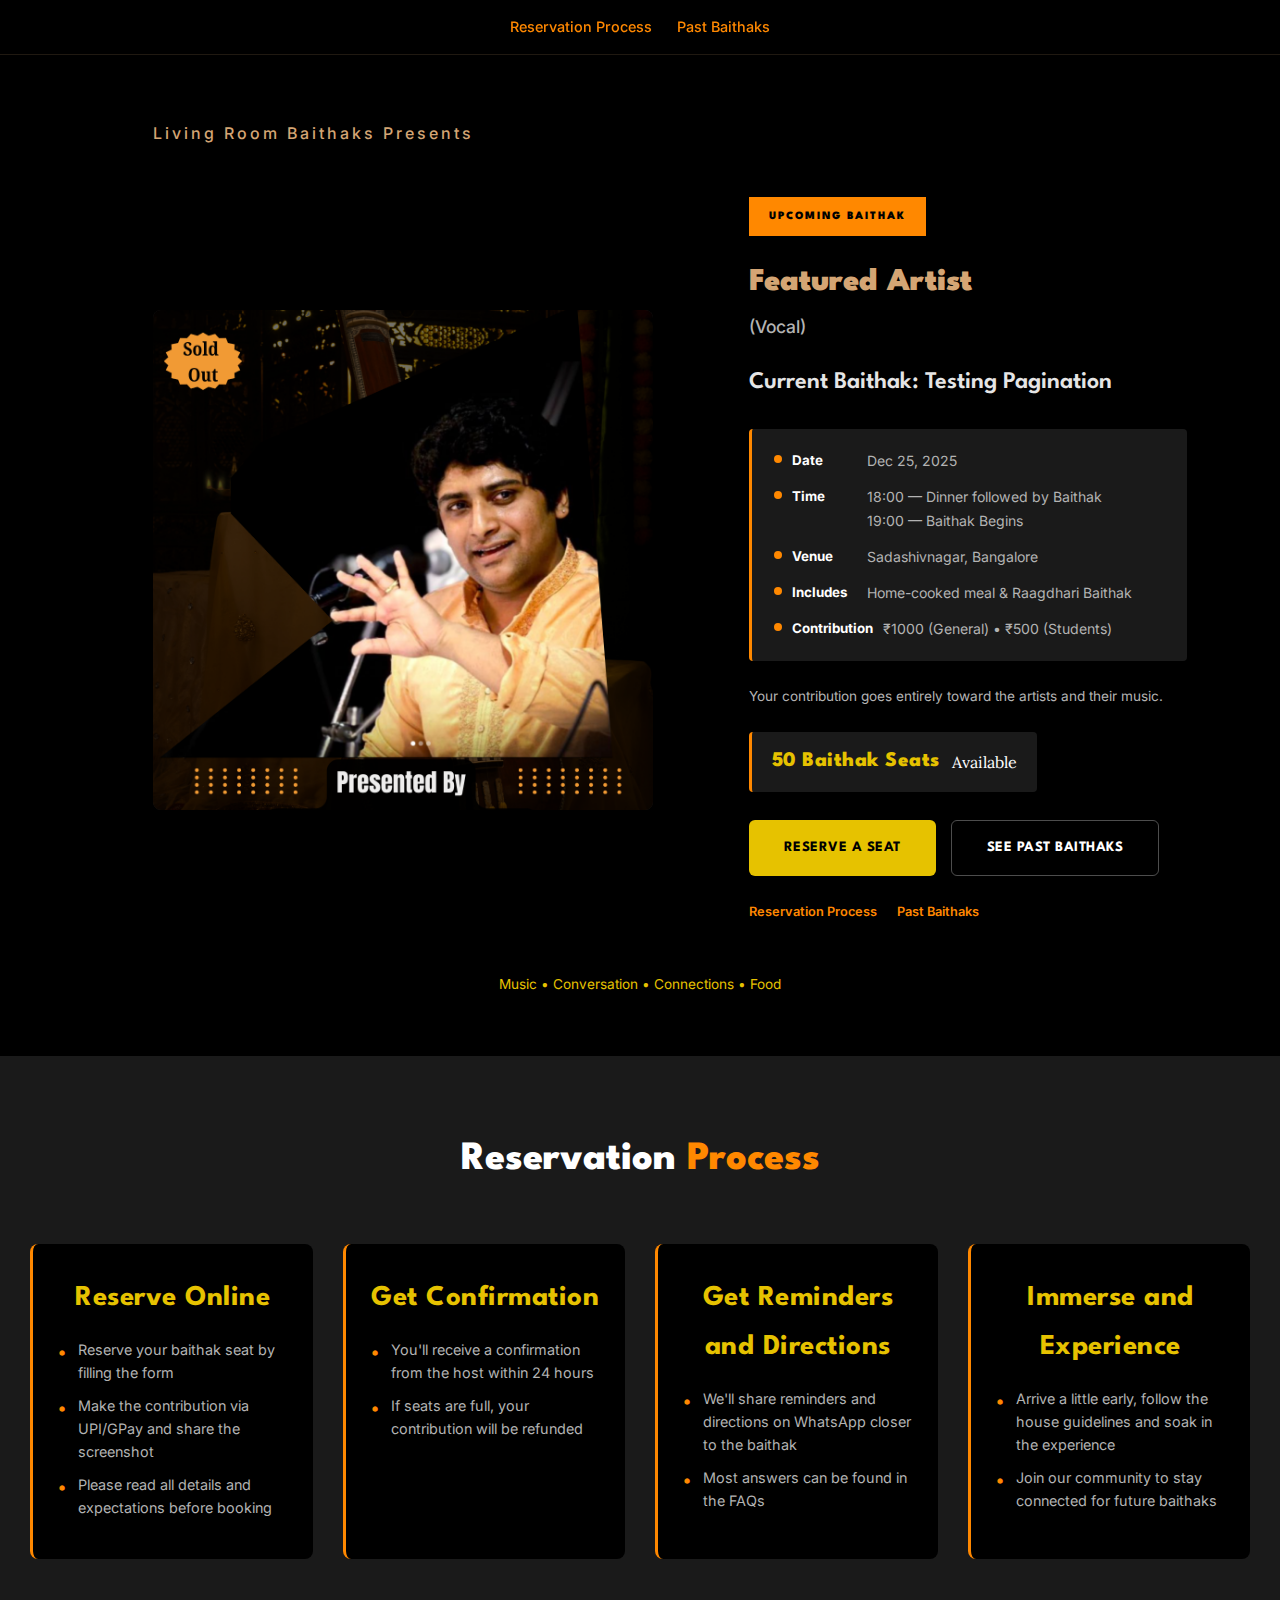
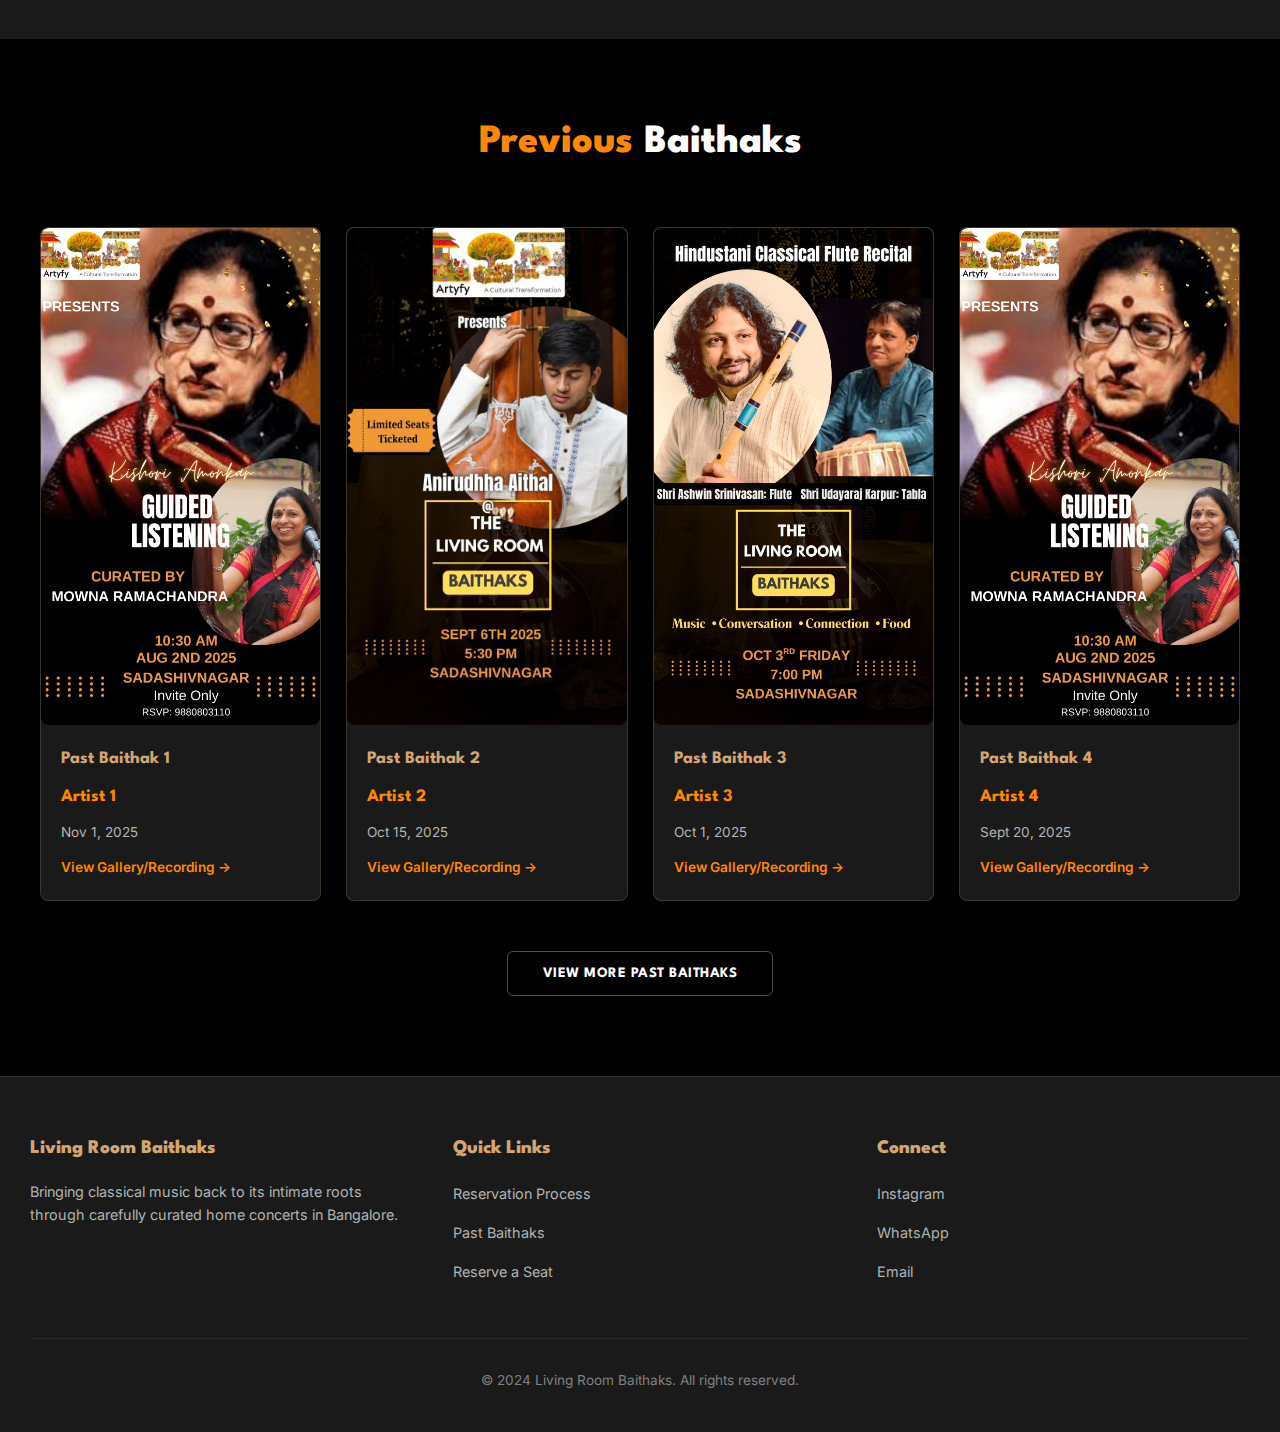
<file: src/living_room_website/index.html>
<!DOCTYPE html>
<html lang="en">
<head>
<meta charset="UTF-8">
<meta name="viewport" content="width=device-width, initial-scale=1.0">
<title>Living Room Baithaks | Intimate Classical Music Concerts in Bangalore</title>
<meta name="description" content="Experience classical music in intimate home concerts. Limited to 50 seats. Hindustani & Carnatic artists. Food included.">

<!-- Google Fonts -->
<link rel="preconnect" href="https://fonts.googleapis.com">
<link rel="preconnect" href="https://fonts.gstatic.com" crossorigin>
<link href="https://fonts.googleapis.com/css2?family=League+Spartan:wght@600;700;800;900&family=Lora:wght@400;500;600;700&family=Inter:wght@400;500;600&display=swap" rel="stylesheet">

<!-- External CSS Files -->
<link rel="stylesheet" href="./styles/core.css">
<link rel="stylesheet" href="./styles/layout.css">
<link rel="stylesheet" href="./styles/components.css">
<link rel="stylesheet" href="./styles/booking-flow.css">
<link rel="stylesheet" href="./styles/responsive.css">
</head>
<body>

<nav class="nav">
    <div class="nav-container">
        <a href="#" class="nav-back-btn" id="navBackBtn">
            <span>←</span> Back to Home
        </a>
        <div class="nav-menu">
            <a href="#how-it-works">Reservation Process</a>
            <a href="#past-events">Past Baithaks</a>
        </div>
        <div class="menu-toggle">
            <span></span>
            <span></span>
            <span></span>
        </div>
    </div>
</nav>

<div class="mobile-menu-overlay" id="mobileMenuOverlay">
    <div class="mobile-menu-content">
        <a href="#hero">Home</a>
        <a href="#how-it-works">Reservation Process</a>
        <a href="#past-events">Past Baithaks</a>
        <a href="#" class="nav-book-btn booking-trigger">Reserve Your Seat</a>
    </div>
</div>

<div class="mobile-sticky-cta" id="mobileStickyCTA">
    <div class="mobile-sticky-content">
        <div class="mobile-sticky-info">
            <div class="mobile-sticky-seats" id="stickySeatsCount">Loading...</div>
            <div class="mobile-sticky-text">Remain</div>
        </div>
        <a href="#" class="mobile-sticky-btn booking-trigger" id="stickyBookBtn">Reserve Seat</a>
    </div>
</div>

<section id="hero">
    <div class="container">
        <div class="hero-intro">Living Room Baithaks Presents</div>

        <div id="heroContent">
            <div style="text-align: center; padding: 100px 20px; color: var(--text-gray);">
                <p>Loading upcoming baithak...</p>
            </div>
        </div>

        <div class="hero-tagline">
            <span class="highlight">Music</span> • Conversation • <span class="highlight">Connections</span> • Food
        </div>
    </div>
</section>

<section id="booking-flow">
    <div class="container">
        <div class="booking-header">
            <h1 class="booking-title">Reserve Your Seat</h1>
            <p class="booking-subtitle">Complete your booking in 6 simple steps</p>
        </div>

        <div class="progress-container">
            <div class="progress-dot active" data-step="1"></div>
            <div class="progress-dot" data-step="2"></div>
            <div class="progress-dot" data-step="3"></div>
            <div class="progress-dot" data-step="4"></div>
            <div class="progress-dot" data-step="5"></div>
            <div class="progress-dot" data-step="6"></div>
        </div>

        <!-- Step 1: Welcome & Guidelines -->
        <div class="booking-step active" data-step="1">
            <div class="step-content">
                <div class="step-header">
                    <div class="step-number">Step 1 of 6</div>
                    <h2 class="step-title">Before You Reserve Your Seat</h2>
                    <p class="step-description">Please read these important details about our baithaks</p>
                </div>

                <div class="info-card">
                    <h3>🏠 What to Expect at a Living Room Baithak</h3>
                    <ul class="info-list">
                        <li>This is an intimate home concert with limited seating</li>
                        <li>Seating is on carpets with cushions (a few chairs available on request)</li>
                        <li>Your contribution goes entirely to the artist's remuneration</li>
                        <li>Food is lovingly prepared and sponsored by the host</li>
                        <li>Please arrive on time and respect the intimate setting</li>
                    </ul>
                </div>

                <div class="checkbox-container" id="guidelinesCheckbox">
                    <input type="checkbox" id="agreeGuidelines">
                    <label for="agreeGuidelines">I understand this is a home concert and agree to the expectations above</label>
                </div>

                <div class="btn-group">
                    <button class="btn btn-primary" id="step1Continue" disabled>Continue to Booking</button>
                    <button class="btn btn-secondary" id="step1Cancel">Cancel</button>
                </div>
            </div>
        </div>

        <!-- Step 2: Select Seats -->
        <div class="booking-step" data-step="2">
            <div class="step-content">
                <div class="step-header">
                    <div class="step-number">Step 2 of 6</div>
                    <h2 class="step-title">Select Your Seats</h2>
                    <p class="step-description">Choose the number of seats you need</p>
                </div>

                <div class="price-note" style="margin-bottom: 30px;">
                    ℹ <strong>Student Pricing:</strong> Currently studying in school, college, or pursuing music full-time
                </div>

                <div class="seats-list-minimal">
                    <div class="seat-item-minimal" id="generalSeatSelector">
                        <div class="seat-item-info-minimal">
                            <div class="seat-name-minimal">General Seats</div>
                            <div class="seat-price-minimal">₹<span id="generalPriceDisplay">1000</span> each</div>
                        </div>
                        <div class="seat-controls-minimal">
                            <button class="seat-btn-minimal" id="generalMinus" disabled>−</button>
                            <div class="seat-count-minimal" id="generalCount">0</div>
                            <button class="seat-btn-minimal" id="generalPlus">+</button>
                        </div>
                    </div>

                    <div class="seat-item-minimal" id="studentSeatSelector">
                        <div class="seat-item-info-minimal">
                            <div class="seat-name-minimal">Student Seats</div>
                            <div class="seat-price-minimal">₹<span id="studentPriceDisplay">500</span> each</div>
                        </div>
                        <div class="seat-controls-minimal">
                            <button class="seat-btn-minimal" id="studentMinus" disabled>−</button>
                            <div class="seat-count-minimal" id="studentCount">0</div>
                            <button class="seat-btn-minimal" id="studentPlus">+</button>
                        </div>
                    </div>

                    <div class="seat-item-minimal" id="chairSeatSelector">
                        <div class="seat-item-info-minimal">
                            <div class="seat-name-minimal">Chairs Needed?</div>
                            <div class="seat-price-minimal">Limited availability</div>
                        </div>
                        <div class="seat-controls-minimal">
                            <button class="seat-btn-minimal" id="chairMinus" disabled>−</button>
                            <div class="seat-count-minimal" id="chairCount">0</div>
                            <button class="seat-btn-minimal" id="chairPlus">+</button>
                        </div>
                    </div>
                </div>

                <div class="total-summary">
                    <div class="total-label">Total Amount</div>
                    <div class="total-amount">₹<span id="totalAmount">0</span></div>
                    <div class="total-seats"><span id="totalSeats">0</span> seats selected</div>
                </div>

                <div class="btn-group">
                    <button class="btn btn-secondary" id="step2Back">← Back</button>
                    <button class="btn btn-primary" id="step2Continue" disabled>Continue</button>
                </div>
            </div>
        </div>

        <!-- Step 3: Attendee Details -->
        <div class="booking-step" data-step="3">
            <div class="step-content">
                <div class="step-header">
                    <div class="step-number">Step 3 of 6</div>
                    <h2 class="step-title">Who's Coming?</h2>
                    <p class="step-description">Please provide details for all attendees</p>
                </div>

                <div id="attendeeFormsContainer">
                    <!-- Dynamic forms will be generated here -->
                </div>

                <div class="btn-group">
                    <button class="btn btn-secondary" id="step3Back">← Back</button>
                    <button class="btn btn-primary" id="step3Continue">Continue to Payment</button>
                </div>
            </div>
        </div>

        <!-- Step 4: Payment -->
        <div class="booking-step" data-step="4">
            <div class="step-content">
                <div class="step-header">
                    <div class="step-number">Step 4 of 6</div>
                    <h2 class="step-title">Complete Your Contribution</h2>
                    <p class="step-description">Make your payment and upload the screenshot</p>
                </div>

                <div class="payment-info">
                    <div class="payment-amount">₹<span id="paymentAmount">0</span></div>

                    <div class="upi-details">
                        <div class="upi-label">Pay via UPI</div>
                        <div class="upi-id" id="upiId">livingroombaithaks@upi</div>
                        <button class="copy-btn" id="copyUpiBtn">Copy UPI ID</button>
                    </div>

                    <div style="margin-top: 20px; padding: 15px; background: rgba(230, 194, 0, 0.1); border-radius: 6px; border: 1px solid rgba(230, 194, 0, 0.3);">
                        <div style="font-family: 'Inter', sans-serif; font-size: 0.85em; color: var(--text-gray); margin-bottom: 8px;">
                            Use this Transaction ID when making payment:
                        </div>
                        <div style="font-family: 'League Spartan', sans-serif; font-size: 1.3em; color: var(--gold-bright); font-weight: 700; display: flex; align-items: center; justify-content: center; gap: 10px;">
                            <span id="displayTransactionId">LRB####</span>
                            <button class="copy-btn" id="copyTransactionIdBtn" style="padding: 8px 16px; font-size: 0.8em;">Copy</button>
                        </div>
                    </div>
                </div>

                <div class="form-group">
                    <label class="form-label required">Upload Payment Screenshot</label>
                    <div class="upload-area" id="uploadArea">
                        <div class="upload-icon">📸</div>
                        <div class="upload-text">Drag & drop or click to upload</div>
                        <div class="upload-hint">JPG, PNG, or PDF (max 5MB)</div>
                    </div>
                    <input type="file" id="paymentScreenshot" accept="image/*,.pdf" style="display: none;">
                    <div id="previewContainer"></div>
                </div>

                <div class="btn-group">
                    <button class="btn btn-secondary" id="step4Back">← Back</button>
                    <button class="btn btn-primary" id="step4Continue" disabled>Continue</button>
                </div>
            </div>
        </div>

        <!-- Step 5: Review -->
        <div class="booking-step" data-step="5">
            <div class="step-content">
                <div class="step-header">
                    <div class="step-number">Step 5 of 6</div>
                    <h2 class="step-title">Review Your Booking</h2>
                    <p class="step-description">Please verify all details before confirming</p>
                </div>

                <div class="info-card">
                    <h3>📋 Booking Summary</h3>
                    <div class="summary-grid" id="reviewSummary">
                        <!-- Summary will be populated here -->
                    </div>
                </div>

                <div class="btn-group">
                    <button class="btn btn-secondary" id="step5Back">← Back</button>
                    <button class="btn btn-primary" id="step5Confirm">Confirm Booking</button>
                </div>
            </div>
        </div>

        <!-- Step 6: Confirmation -->
        <div class="booking-step" data-step="6">
            <div class="step-content">
                <div class="step-header">
                    <div class="step-number">Step 6 of 6</div>
                    <h2 class="step-title">Booking Confirmed! 🎵</h2>
                </div>

                <div class="confirmation-card">
                    <div class="success-icon">✓</div>
                    <div class="booking-id">Booking ID: <span id="confirmationBookingId">LRB####</span></div>

                    <div class="summary-grid" id="confirmationSummary">
                        <!-- Confirmation details will be populated here -->
                    </div>
                </div>

                <div class="next-steps">
                    <h3>What Happens Next?</h3>
                    <ul>
                        <li>We've received your booking request</li>
                        <li>You'll receive confirmation within 24 hours via WhatsApp</li>
                        <li>If seats are full, your contribution will be refunded promptly</li>
                        <li>Reminders and directions will be shared closer to the baithak date</li>
                    </ul>
                </div>

                <div class="btn-group">
                    <button class="btn btn-primary" id="returnHome">Return to Home</button>
                    <a href="https://wa.me/919880803110" class="btn btn-secondary" target="_blank">Join WhatsApp Community</a>
                </div>
            </div>
        </div>
    </div>
</section>

<div class="booking-sticky-cta" id="bookingStickyCTA">
    <div class="booking-sticky-content">
        <div class="booking-sticky-info">
            <div class="booking-sticky-step" id="stickyStepInfo">Step 1 of 6</div>
            <div class="booking-sticky-total" id="stickyTotalAmount">Total: ₹0</div>
        </div>
        <button class="booking-sticky-btn" id="stickyNextBtn" disabled>Continue</button>
    </div>
</div>

<section id="how-it-works">
    <div class="container">
        <h2 class="section-title">Reservation <span class="highlight">Process</span></h2>

        <div class="steps-container">
            <div class="step-card">
                <div class="step-title">Reserve Online</div>
                <div class="step-desc">
                    <ul>
                        <li>Reserve your baithak seat by filling the form</li>
                        <li>Make the contribution via UPI/GPay and share the screenshot</li>
                        <li>Please read all details and expectations before booking</li>
                    </ul>
                </div>
            </div>

            <div class="step-card">
                <div class="step-title">Get Confirmation</div>
                <div class="step-desc">
                    <ul>
                        <li>You'll receive a confirmation from the host within 24 hours</li>
                        <li>If seats are full, your contribution will be refunded</li>
                    </ul>
                </div>
            </div>

            <div class="step-card">
                <div class="step-title">Get Reminders and Directions</div>
                <div class="step-desc">
                    <ul>
                        <li>We'll share reminders and directions on WhatsApp closer to the baithak</li>
                        <li>Most answers can be found in the FAQs</li>
                    </ul>
                </div>
            </div>

            <div class="step-card">
                <div class="step-title">Immerse and Experience</div>
                <div class="step-desc">
                    <ul>
                        <li>Arrive a little early, follow the house guidelines and soak in the experience</li>
                        <li>Join our community to stay connected for future baithaks</li>
                    </ul>
                </div>
            </div>
        </div>
    </div>
</section>

<section id="past-events">
    <div class="container">
        <h2 class="section-title"><span class="highlight">Previous</span> Baithaks</h2>

        <div class="past-events-grid" id="pastEventsGrid">
            <div style="grid-column: 1 / -1; text-align: center; padding: 60px 20px; font-family: 'Inter', sans-serif; color: var(--text-gray);">
                <p>Loading past baithaks...</p>
            </div>
        </div>

        <div style="text-align: center; margin-top: 40px;">
            <button id="viewMoreBtn" class="btn btn-secondary" style="display: none;">
                View More Past Baithaks
            </button>
        </div>
    </div>
</section>

<footer>
    <div class="container">
        <div class="footer-grid">
            <div class="footer-section">
                <h3>Living Room Baithaks</h3>
                <p style="font-family: 'Inter', sans-serif; color: var(--text-gray); font-size: 0.9em; line-height: 1.6;">
                    Bringing classical music back to its intimate roots through carefully curated home concerts in Bangalore.
                </p>
            </div>

            <div class="footer-section">
                <h3>Quick Links</h3>
                <ul class="footer-links">
                    <li><a href="#how-it-works">Reservation Process</a></li>
                    <li><a href="#past-events">Past Baithaks</a></li>
                    <li><a href="#" class="booking-trigger">Reserve a Seat</a></li>
                </ul>
            </div>

            <div class="footer-section">
                <h3>Connect</h3>
                <ul class="footer-links">
                    <li><a href="https://instagram.com/livingroombaithaks" target="_blank">Instagram</a></li>
                    <li><a href="https://wa.me/919880803110" target="_blank">WhatsApp</a></li>
                    <li><a href="mailto:livingroombaithaks@gmail.com">Email</a></li>
                </ul>
            </div>
        </div>

        <div style="text-align: center; padding-top: 30px; border-top: 1px solid rgba(212, 165, 116, 0.1); font-family: 'Inter', sans-serif; font-size: 0.85em; color: var(--text-muted);">
            © 2024 Living Room Baithaks. All rights reserved.
        </div>
    </div>
</footer>

<!-- Main JavaScript -->
<script src="./scripts/main.js"></script>
<script src="./scripts/booking-flow.js"></script>

</body>
</html>
</file>
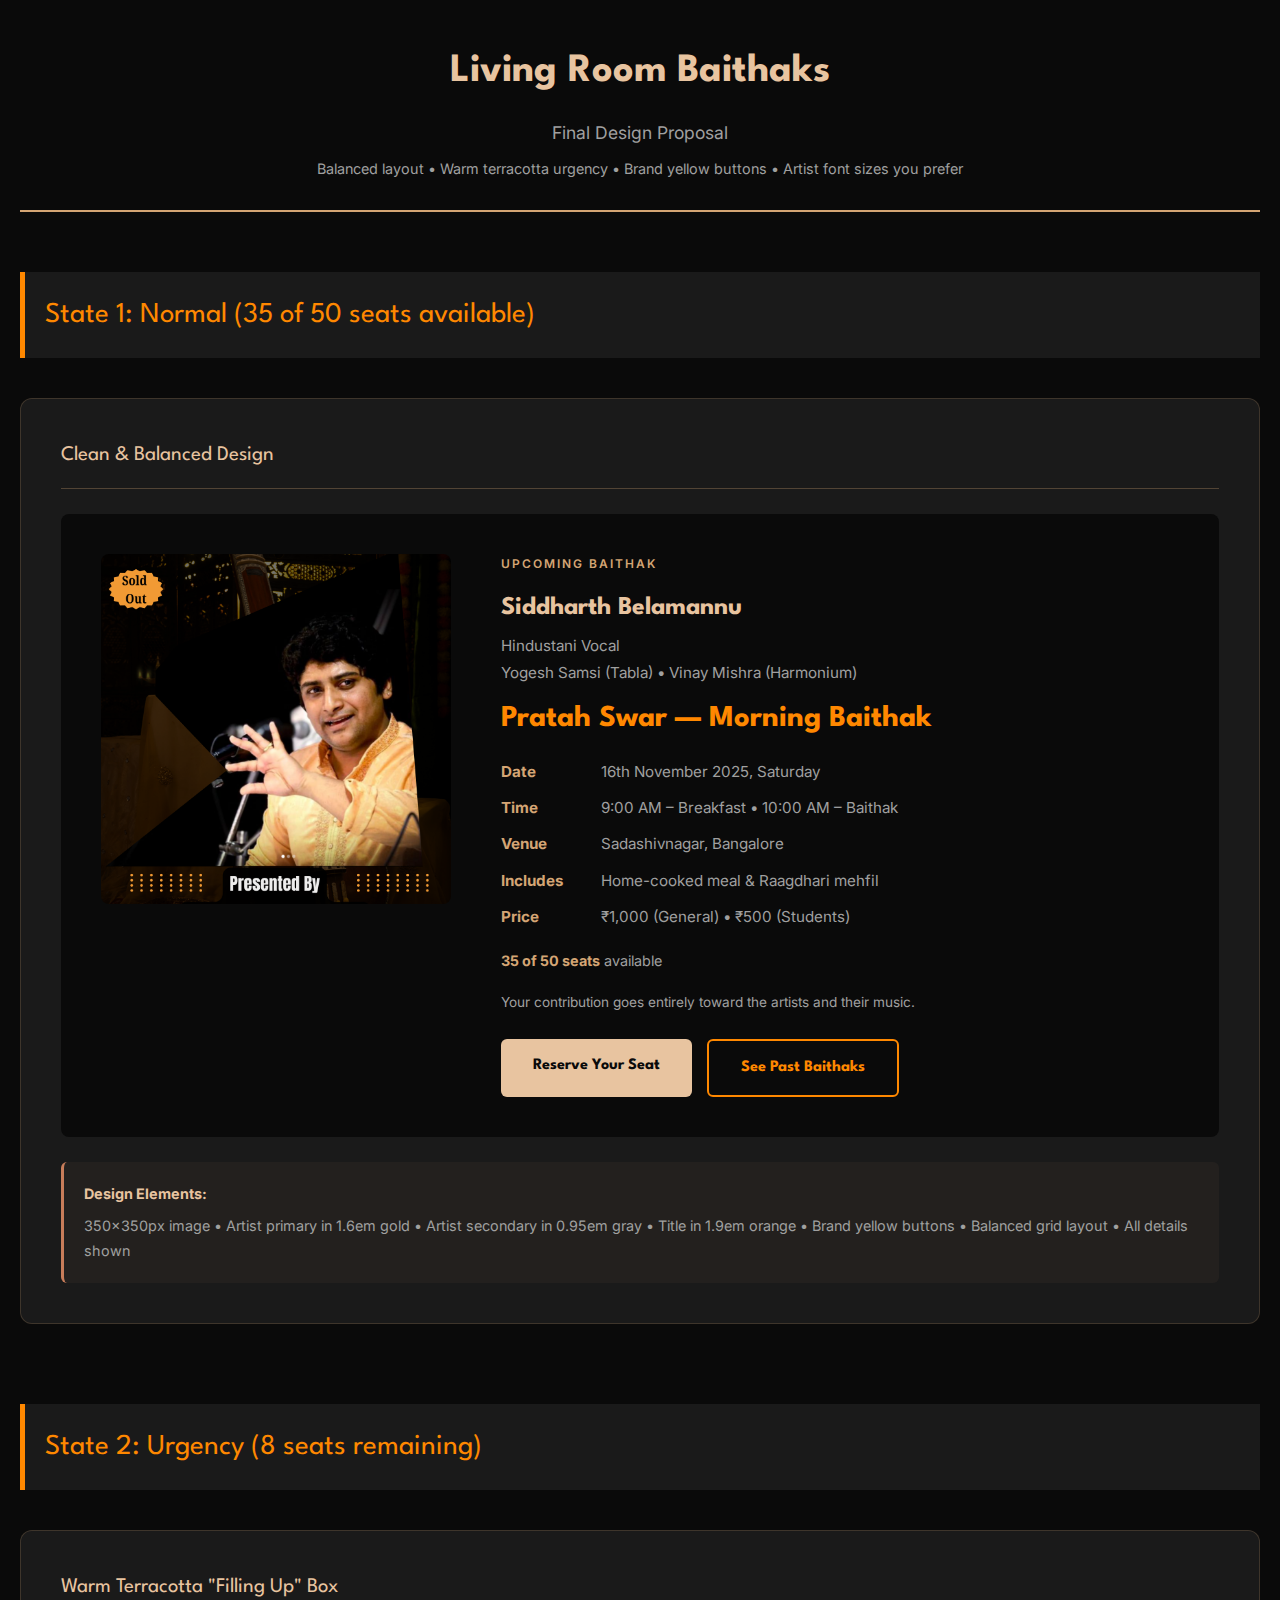
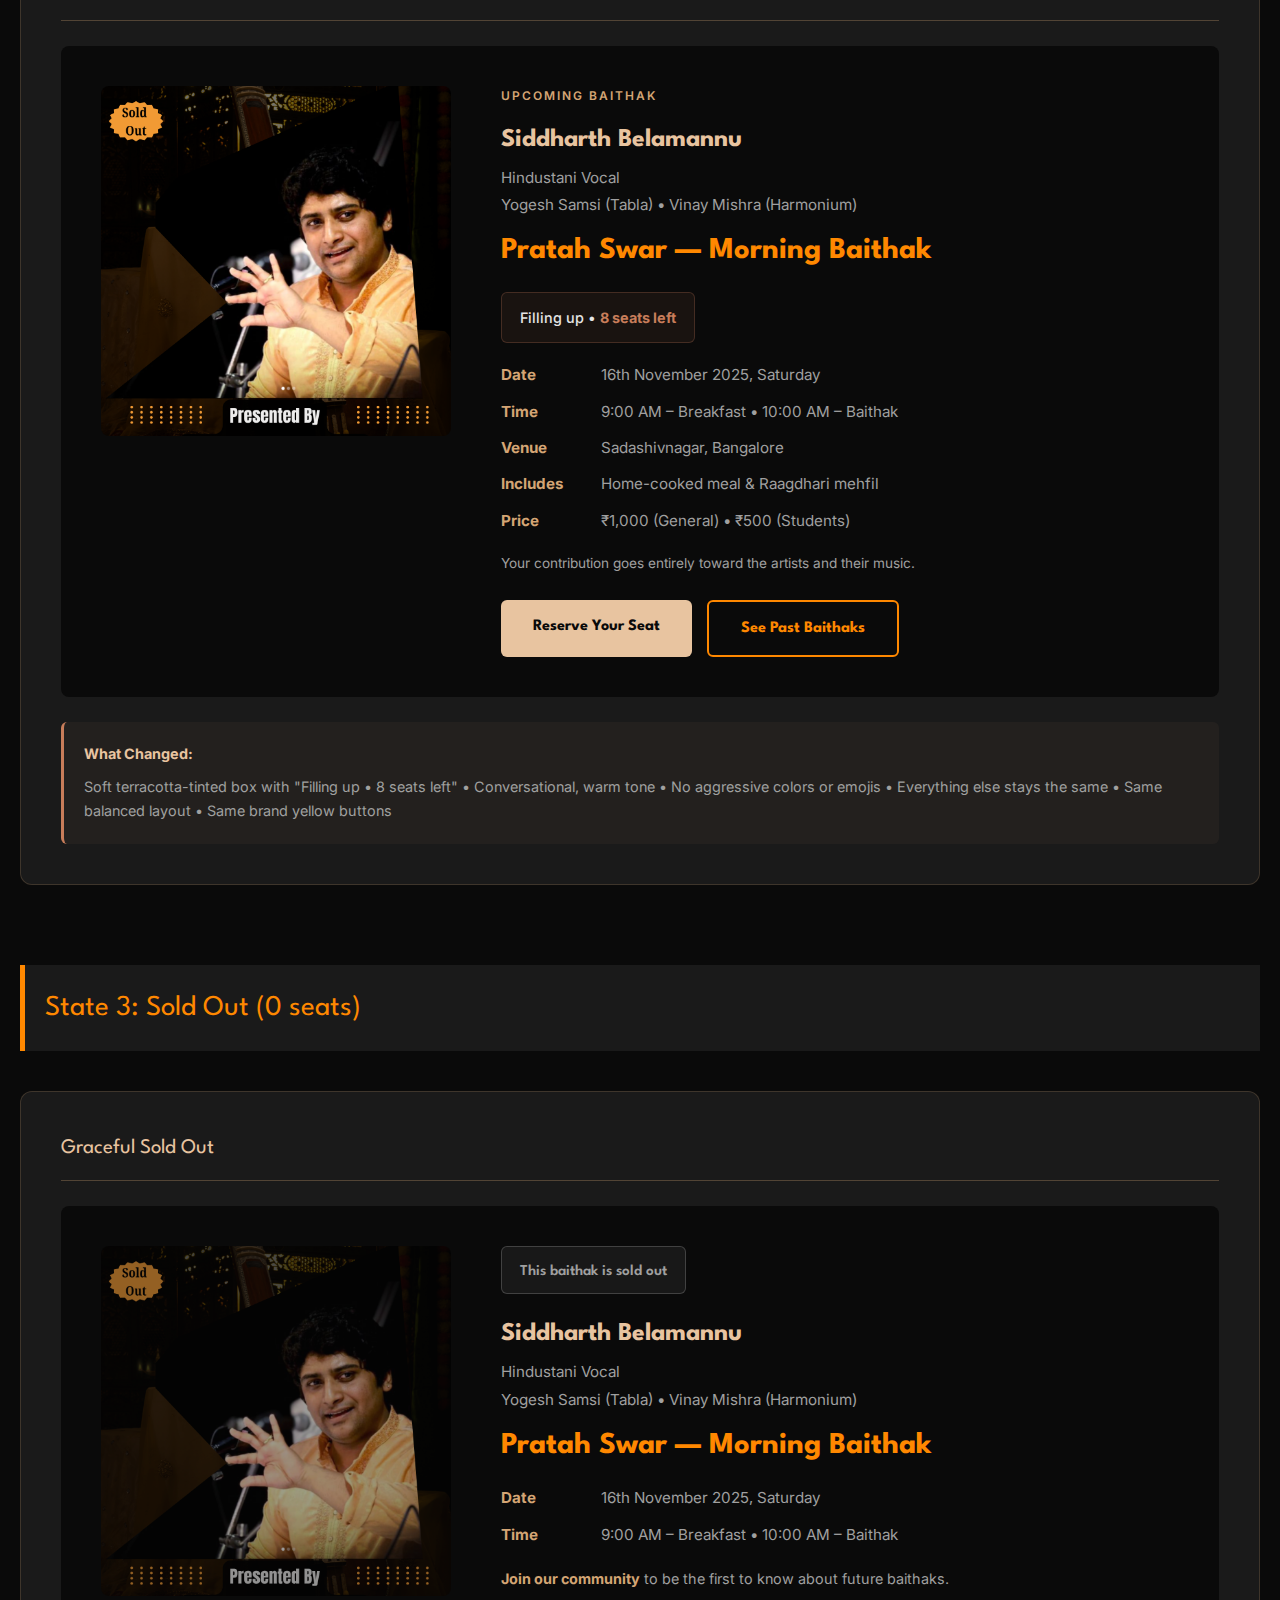
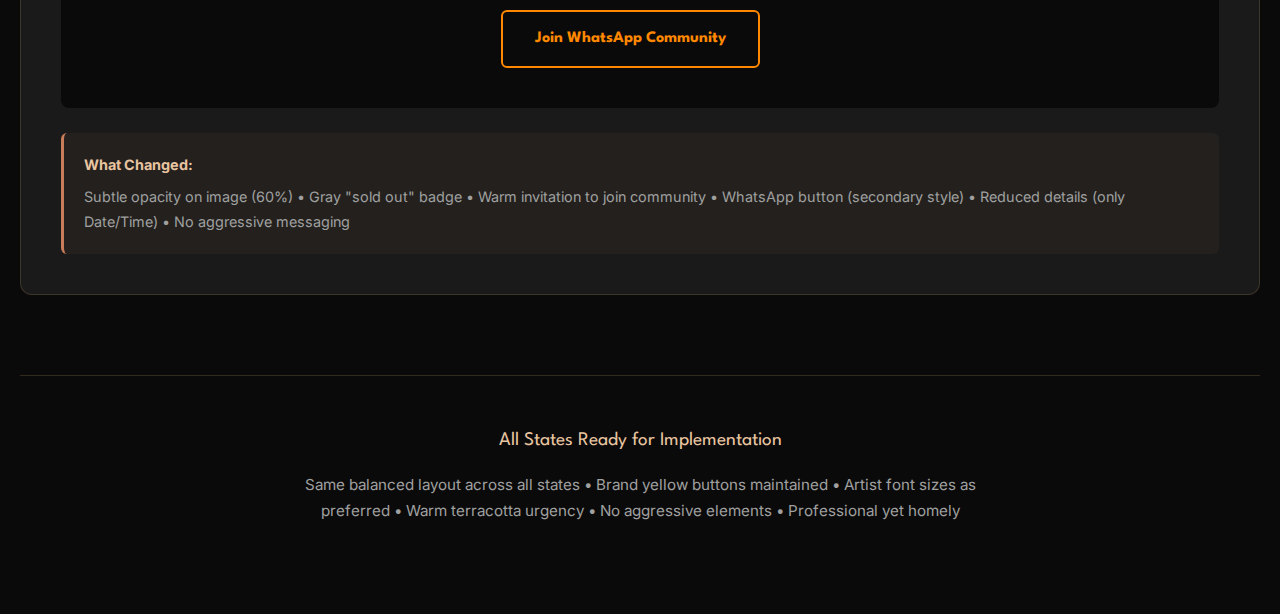
<file: final-design-proposal.html>
<!DOCTYPE html>
<html lang="en">
<head>
<meta charset="UTF-8">
<meta name="viewport" content="width=device-width, initial-scale=1.0">
<title>Living Room Baithaks - Final Design Options</title>
<link href="https://fonts.googleapis.com/css2?family=League+Spartan:wght@700;800;900&family=Merriweather:wght@400&family=Inter:wght@400;500;600&display=swap" rel="stylesheet">
<style>
    :root {
        --bg-black: #0a0a0a;
        --bg-dark: #1a1a1a;
        --gold-toned: #D4A574;
        --gold-bright: #E8C4A0;
        --brand-yellow: #E8C4A0;  /* Brand color for buttons */
        --orange: #FF8800;
        --text-light: #E5E5E5;
        --text-gray: #A0A0A0;
        --soft-terracotta: #C87D5A;
    }

    * {
        margin: 0;
        padding: 0;
        box-sizing: border-box;
    }

    body {
        font-family: 'Inter', sans-serif;
        background: var(--bg-black);
        color: var(--text-light);
        padding: 40px 20px;
        line-height: 1.6;
    }

    .page-header {
        text-align: center;
        margin-bottom: 60px;
        padding-bottom: 30px;
        border-bottom: 2px solid var(--gold-toned);
    }

    .page-header h1 {
        font-family: 'League Spartan', sans-serif;
        font-size: 2.5em;
        color: var(--brand-yellow);
        margin-bottom: 15px;
    }

    .page-header p {
        font-size: 1.1em;
        color: var(--text-gray);
        margin-top: 10px;
    }

    .state-section {
        margin-bottom: 80px;
    }

    .state-title {
        font-family: 'League Spartan', sans-serif;
        font-size: 1.8em;
        color: var(--orange);
        margin-bottom: 40px;
        padding: 20px;
        background: var(--bg-dark);
        border-left: 5px solid var(--orange);
    }

    .variant {
        background: var(--bg-dark);
        border-radius: 12px;
        padding: 40px;
        border: 1px solid rgba(212, 165, 116, 0.2);
        margin-bottom: 50px;
    }

    .variant-label {
        font-family: 'League Spartan', sans-serif;
        font-size: 1.3em;
        color: var(--brand-yellow);
        margin-bottom: 25px;
        padding-bottom: 15px;
        border-bottom: 1px solid rgba(212, 165, 116, 0.3);
    }

    .hero-container {
        background: var(--bg-black);
        border-radius: 8px;
        padding: 40px;
        max-width: 1200px;
        margin: 0 auto;
    }

    .hero-grid {
        display: grid;
        grid-template-columns: 350px 1fr;
        gap: 50px;
        align-items: start;
    }

    .hero-image-wrapper {
        width: 350px;
        height: 350px;
        border-radius: 8px;
        overflow: hidden;
        background: linear-gradient(135deg, #2a2a2a, #1a1a1a);
    }

    .hero-image-wrapper img {
        width: 100%;
        height: 100%;
        object-fit: cover;
        object-position: center;
        display: block;
    }

    .hero-content {
        flex: 1;
    }

    /* Labels */
    .hero-label {
        font-family: 'Inter', sans-serif;
        font-size: 0.75em;
        letter-spacing: 2px;
        color: var(--gold-toned);
        margin-bottom: 15px;
        text-transform: uppercase;
        font-weight: 600;
    }

    /* Artist section - YOUR PREFERRED SIZES */
    .hero-artists {
        margin-bottom: 15px;
    }

    .artist-primary {
        font-family: 'League Spartan', sans-serif;
        font-size: 1.6em;
        color: var(--brand-yellow);
        font-weight: 700;
        display: block;
        margin-bottom: 5px;
    }

    .artist-secondary {
        font-family: 'Inter', sans-serif;
        font-size: 0.95em;
        color: var(--text-gray);
        display: block;
        margin-bottom: 3px;
    }

    /* Title */
    .hero-title {
        font-family: 'League Spartan', sans-serif;
        font-size: 1.9em;
        color: var(--orange);
        margin-bottom: 20px;
        font-weight: 700;
        line-height: 1.3;
    }

    /* Event details */
    .event-details {
        margin-bottom: 20px;
    }

    .detail-row {
        display: flex;
        gap: 15px;
        align-items: baseline;
        margin-bottom: 12px;
        font-size: 0.95em;
    }

    .detail-row strong {
        color: var(--gold-toned);
        min-width: 85px;
    }

    .detail-row span {
        color: var(--text-gray);
    }

    /* Contribution note */
    .contribution-note {
        font-size: 0.85em;
        color: var(--text-gray);
        margin-bottom: 25px;
        line-height: 1.6;
    }

    /* Seats display - NORMAL STATE */
    .seats-normal {
        margin-bottom: 20px;
        font-size: 0.9em;
        color: var(--text-gray);
    }

    .seats-normal strong {
        color: var(--gold-toned);
    }

    /* URGENCY: Terracotta "Filling up" box */
    .seats-terracotta-box {
        background: rgba(200, 125, 90, 0.08);
        border: 1px solid rgba(200, 125, 90, 0.25);
        border-radius: 6px;
        padding: 12px 18px;
        margin-bottom: 20px;
        display: inline-block;
    }

    .seats-terracotta-text {
        font-family: 'Inter', sans-serif;
        font-size: 0.9em;
        color: var(--text-light);
        font-weight: 500;
    }

    .seats-terracotta-count {
        color: var(--soft-terracotta);
        font-weight: 700;
    }

    /* SOLD OUT */
    .sold-out .hero-image-wrapper {
        opacity: 0.6;
    }

    .sold-out-badge {
        background: rgba(160, 160, 160, 0.1);
        border: 1px solid rgba(160, 160, 160, 0.3);
        border-radius: 6px;
        padding: 10px 18px;
        display: inline-block;
        margin-bottom: 20px;
    }

    .sold-out-text {
        font-family: 'League Spartan', sans-serif;
        font-size: 0.95em;
        color: var(--text-gray);
        font-weight: 600;
    }

    .community-invite {
        font-size: 0.9em;
        color: var(--text-gray);
        margin-bottom: 20px;
        line-height: 1.6;
    }

    .community-invite strong {
        color: var(--gold-toned);
    }

    /* BUTTONS - BRAND YELLOW/GOLD */
    .cta-group {
        display: flex;
        gap: 15px;
        flex-wrap: wrap;
    }

    .btn {
        font-family: 'League Spartan', sans-serif;
        padding: 14px 32px;
        border-radius: 6px;
        text-decoration: none;
        display: inline-block;
        font-weight: 700;
        font-size: 1em;
        transition: all 0.3s;
        border: none;
        cursor: pointer;
        text-align: center;
    }

    .btn-primary {
        background: var(--brand-yellow);
        color: var(--bg-black);
    }

    .btn-primary:hover {
        background: var(--gold-toned);
    }

    .btn-secondary {
        background: transparent;
        color: var(--orange);
        border: 2px solid var(--orange);
    }

    .btn-secondary:hover {
        background: rgba(255, 136, 0, 0.1);
    }

    .design-notes {
        margin-top: 25px;
        padding: 20px;
        background: rgba(212, 165, 116, 0.05);
        border-left: 3px solid var(--soft-terracotta);
        border-radius: 6px;
        font-size: 0.9em;
        color: var(--text-gray);
        line-height: 1.7;
    }

    .design-notes strong {
        color: var(--brand-yellow);
        display: block;
        margin-bottom: 8px;
    }

    /* RESPONSIVE */
    @media (max-width: 1000px) {
        .hero-grid {
            grid-template-columns: 1fr;
            gap: 30px;
        }

        .hero-image-wrapper {
            width: 100%;
            max-width: 400px;
            height: 400px;
            margin: 0 auto;
        }

        .variant {
            padding: 25px;
        }

        .hero-container {
            padding: 25px;
        }
    }

    @media (max-width: 600px) {
        body {
            padding: 20px 10px;
        }

        .page-header h1 {
            font-size: 1.8em;
        }

        .state-title {
            font-size: 1.3em;
            padding: 15px;
        }

        .variant {
            padding: 20px;
        }

        .variant-label {
            font-size: 1.1em;
        }

        .hero-container {
            padding: 20px;
        }

        .hero-image-wrapper {
            max-width: 100%;
            height: 300px;
        }

        .artist-primary {
            font-size: 1.3em;
        }

        .hero-title {
            font-size: 1.5em;
        }

        .detail-row {
            font-size: 0.9em;
            gap: 10px;
        }

        .detail-row strong {
            min-width: 70px;
        }

        .btn {
            width: 100%;
            text-align: center;
        }

        .cta-group {
            flex-direction: column;
            gap: 12px;
        }

        .design-notes {
            padding: 15px;
            font-size: 0.85em;
        }
    }
</style>
</head>
<body>

<div class="page-header">
    <h1>Living Room Baithaks</h1>
    <p>Final Design Proposal</p>
    <p style="font-size: 0.9em; color: var(--text-gray);">
        Balanced layout • Warm terracotta urgency • Brand yellow buttons • Artist font sizes you prefer
    </p>
</div>

<!-- ========================================== -->
<!-- STATE 1: NORMAL (35+ Seats) -->
<!-- ========================================== -->
<div class="state-section">
    <div class="state-title">State 1: Normal (35 of 50 seats available)</div>

    <div class="variant">
        <div class="variant-label">Clean & Balanced Design</div>

        <div class="hero-container">
            <div class="hero-grid">
                <div class="hero-image-wrapper">
                    <img src="./Images/Baithaks/CONC004_hero.jpg" alt="Siddharth Belamannu">
                </div>

                <div class="hero-content">
                    <div class="hero-label">Upcoming Baithak</div>

                    <div class="hero-artists">
                        <span class="artist-primary">Siddharth Belamannu</span>
                        <span class="artist-secondary">Hindustani Vocal</span>
                        <span class="artist-secondary">Yogesh Samsi (Tabla) • Vinay Mishra (Harmonium)</span>
                    </div>

                    <h1 class="hero-title">Pratah Swar — Morning Baithak</h1>

                    <div class="event-details">
                        <div class="detail-row">
                            <strong>Date</strong>
                            <span>16th November 2025, Saturday</span>
                        </div>
                        <div class="detail-row">
                            <strong>Time</strong>
                            <span>9:00 AM – Breakfast • 10:00 AM – Baithak</span>
                        </div>
                        <div class="detail-row">
                            <strong>Venue</strong>
                            <span>Sadashivnagar, Bangalore</span>
                        </div>
                        <div class="detail-row">
                            <strong>Includes</strong>
                            <span>Home-cooked meal & Raagdhari mehfil</span>
                        </div>
                        <div class="detail-row">
                            <strong>Price</strong>
                            <span>₹1,000 (General) • ₹500 (Students)</span>
                        </div>
                    </div>

                    <div class="seats-normal">
                        <strong>35 of 50 seats</strong> available
                    </div>

                    <div class="contribution-note">
                        Your contribution goes entirely toward the artists and their music.
                    </div>

                    <div class="cta-group">
                        <a href="#" class="btn btn-primary">Reserve Your Seat</a>
                        <a href="#" class="btn btn-secondary">See Past Baithaks</a>
                    </div>
                </div>
            </div>
        </div>

        <div class="design-notes">
            <strong>Design Elements:</strong>
            350x350px image • Artist primary in 1.6em gold • Artist secondary in 0.95em gray • Title in 1.9em orange • Brand yellow buttons • Balanced grid layout • All details shown
        </div>
    </div>
</div>

<!-- ========================================== -->
<!-- STATE 2: URGENCY (8 Seats Left) -->
<!-- ========================================== -->
<div class="state-section">
    <div class="state-title">State 2: Urgency (8 seats remaining)</div>

    <div class="variant">
        <div class="variant-label">Warm Terracotta "Filling Up" Box</div>

        <div class="hero-container">
            <div class="hero-grid">
                <div class="hero-image-wrapper">
                    <img src="./Images/Baithaks/CONC004_hero.jpg" alt="Siddharth Belamannu">
                </div>

                <div class="hero-content">
                    <div class="hero-label">Upcoming Baithak</div>

                    <div class="hero-artists">
                        <span class="artist-primary">Siddharth Belamannu</span>
                        <span class="artist-secondary">Hindustani Vocal</span>
                        <span class="artist-secondary">Yogesh Samsi (Tabla) • Vinay Mishra (Harmonium)</span>
                    </div>

                    <h1 class="hero-title">Pratah Swar — Morning Baithak</h1>

                    <!-- TERRACOTTA BOX YOU LIKED -->
                    <div class="seats-terracotta-box">
                        <span class="seats-terracotta-text">Filling up • <span class="seats-terracotta-count">8 seats left</span></span>
                    </div>

                    <div class="event-details">
                        <div class="detail-row">
                            <strong>Date</strong>
                            <span>16th November 2025, Saturday</span>
                        </div>
                        <div class="detail-row">
                            <strong>Time</strong>
                            <span>9:00 AM – Breakfast • 10:00 AM – Baithak</span>
                        </div>
                        <div class="detail-row">
                            <strong>Venue</strong>
                            <span>Sadashivnagar, Bangalore</span>
                        </div>
                        <div class="detail-row">
                            <strong>Includes</strong>
                            <span>Home-cooked meal & Raagdhari mehfil</span>
                        </div>
                        <div class="detail-row">
                            <strong>Price</strong>
                            <span>₹1,000 (General) • ₹500 (Students)</span>
                        </div>
                    </div>

                    <div class="contribution-note">
                        Your contribution goes entirely toward the artists and their music.
                    </div>

                    <div class="cta-group">
                        <a href="#" class="btn btn-primary">Reserve Your Seat</a>
                        <a href="#" class="btn btn-secondary">See Past Baithaks</a>
                    </div>
                </div>
            </div>
        </div>

        <div class="design-notes">
            <strong>What Changed:</strong>
            Soft terracotta-tinted box with "Filling up • 8 seats left" • Conversational, warm tone • No aggressive colors or emojis • Everything else stays the same • Same balanced layout • Same brand yellow buttons
        </div>
    </div>
</div>

<!-- ========================================== -->
<!-- STATE 3: SOLD OUT (0 Seats) -->
<!-- ========================================== -->
<div class="state-section">
    <div class="state-title">State 3: Sold Out (0 seats)</div>

    <div class="variant">
        <div class="variant-label">Graceful Sold Out</div>

        <div class="hero-container sold-out">
            <div class="hero-grid">
                <div class="hero-image-wrapper">
                    <img src="./Images/Baithaks/CONC004_hero.jpg" alt="Siddharth Belamannu">
                </div>

                <div class="hero-content">
                    <div class="sold-out-badge">
                        <span class="sold-out-text">This baithak is sold out</span>
                    </div>

                    <div class="hero-artists">
                        <span class="artist-primary">Siddharth Belamannu</span>
                        <span class="artist-secondary">Hindustani Vocal</span>
                        <span class="artist-secondary">Yogesh Samsi (Tabla) • Vinay Mishra (Harmonium)</span>
                    </div>

                    <h1 class="hero-title">Pratah Swar — Morning Baithak</h1>

                    <div class="event-details">
                        <div class="detail-row">
                            <strong>Date</strong>
                            <span>16th November 2025, Saturday</span>
                        </div>
                        <div class="detail-row">
                            <strong>Time</strong>
                            <span>9:00 AM – Breakfast • 10:00 AM – Baithak</span>
                        </div>
                    </div>

                    <div class="community-invite">
                        <strong>Join our community</strong> to be the first to know about future baithaks.
                    </div>

                    <div class="cta-group">
                        <a href="https://chat.whatsapp.com/CfZlxIz3yKZBLSMKMyFBX2" class="btn btn-secondary" target="_blank">Join WhatsApp Community</a>
                    </div>
                </div>
            </div>
        </div>

        <div class="design-notes">
            <strong>What Changed:</strong>
            Subtle opacity on image (60%) • Gray "sold out" badge • Warm invitation to join community • WhatsApp button (secondary style) • Reduced details (only Date/Time) • No aggressive messaging
        </div>
    </div>
</div>

<div style="text-align: center; padding: 50px 20px; border-top: 1px solid rgba(212, 165, 116, 0.2); margin-top: 80px;">
    <p style="color: var(--brand-yellow); font-size: 1.2em; font-family: 'League Spartan', sans-serif; margin-bottom: 15px;">
        All States Ready for Implementation
    </p>
    <p style="color: var(--text-gray); font-size: 0.95em; line-height: 1.7; max-width: 700px; margin: 0 auto;">
        Same balanced layout across all states • Brand yellow buttons maintained • Artist font sizes as preferred • Warm terracotta urgency • No aggressive elements • Professional yet homely
    </p>
</div>

</body>
</html>
</file>
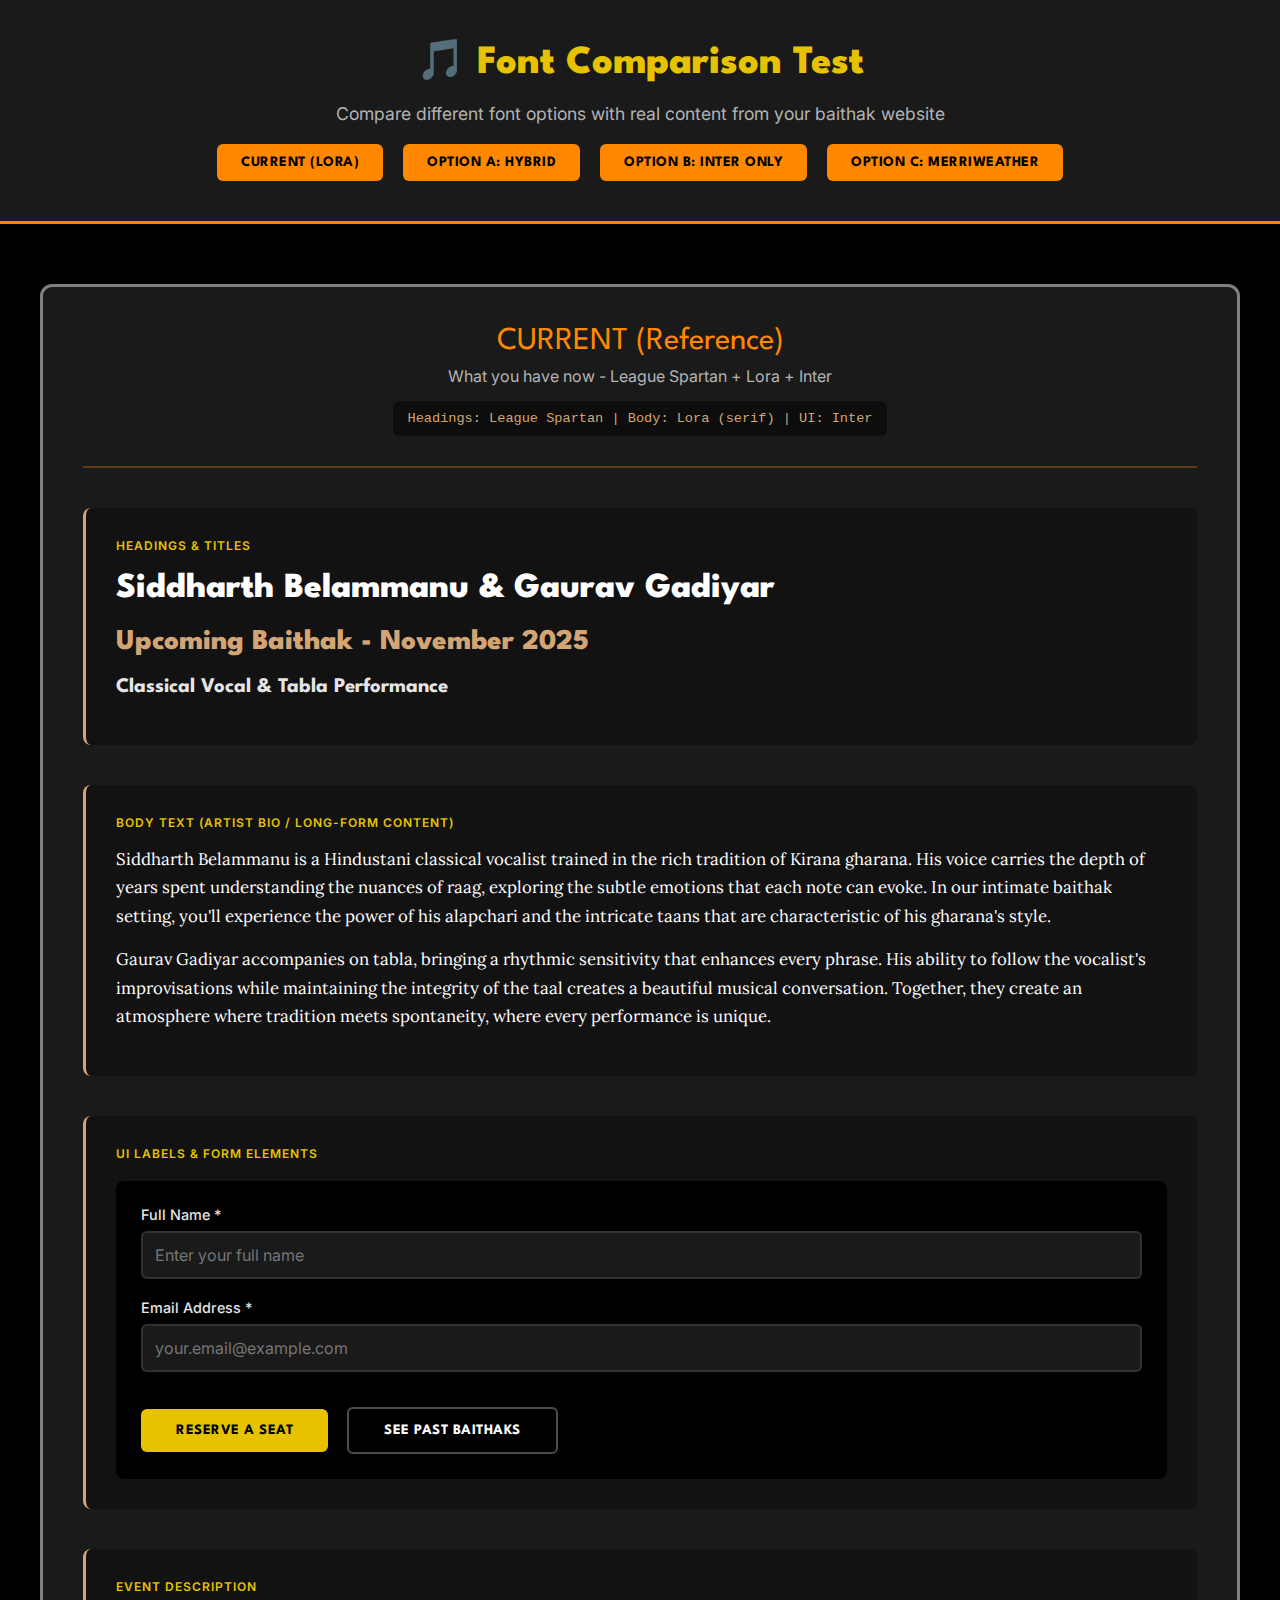
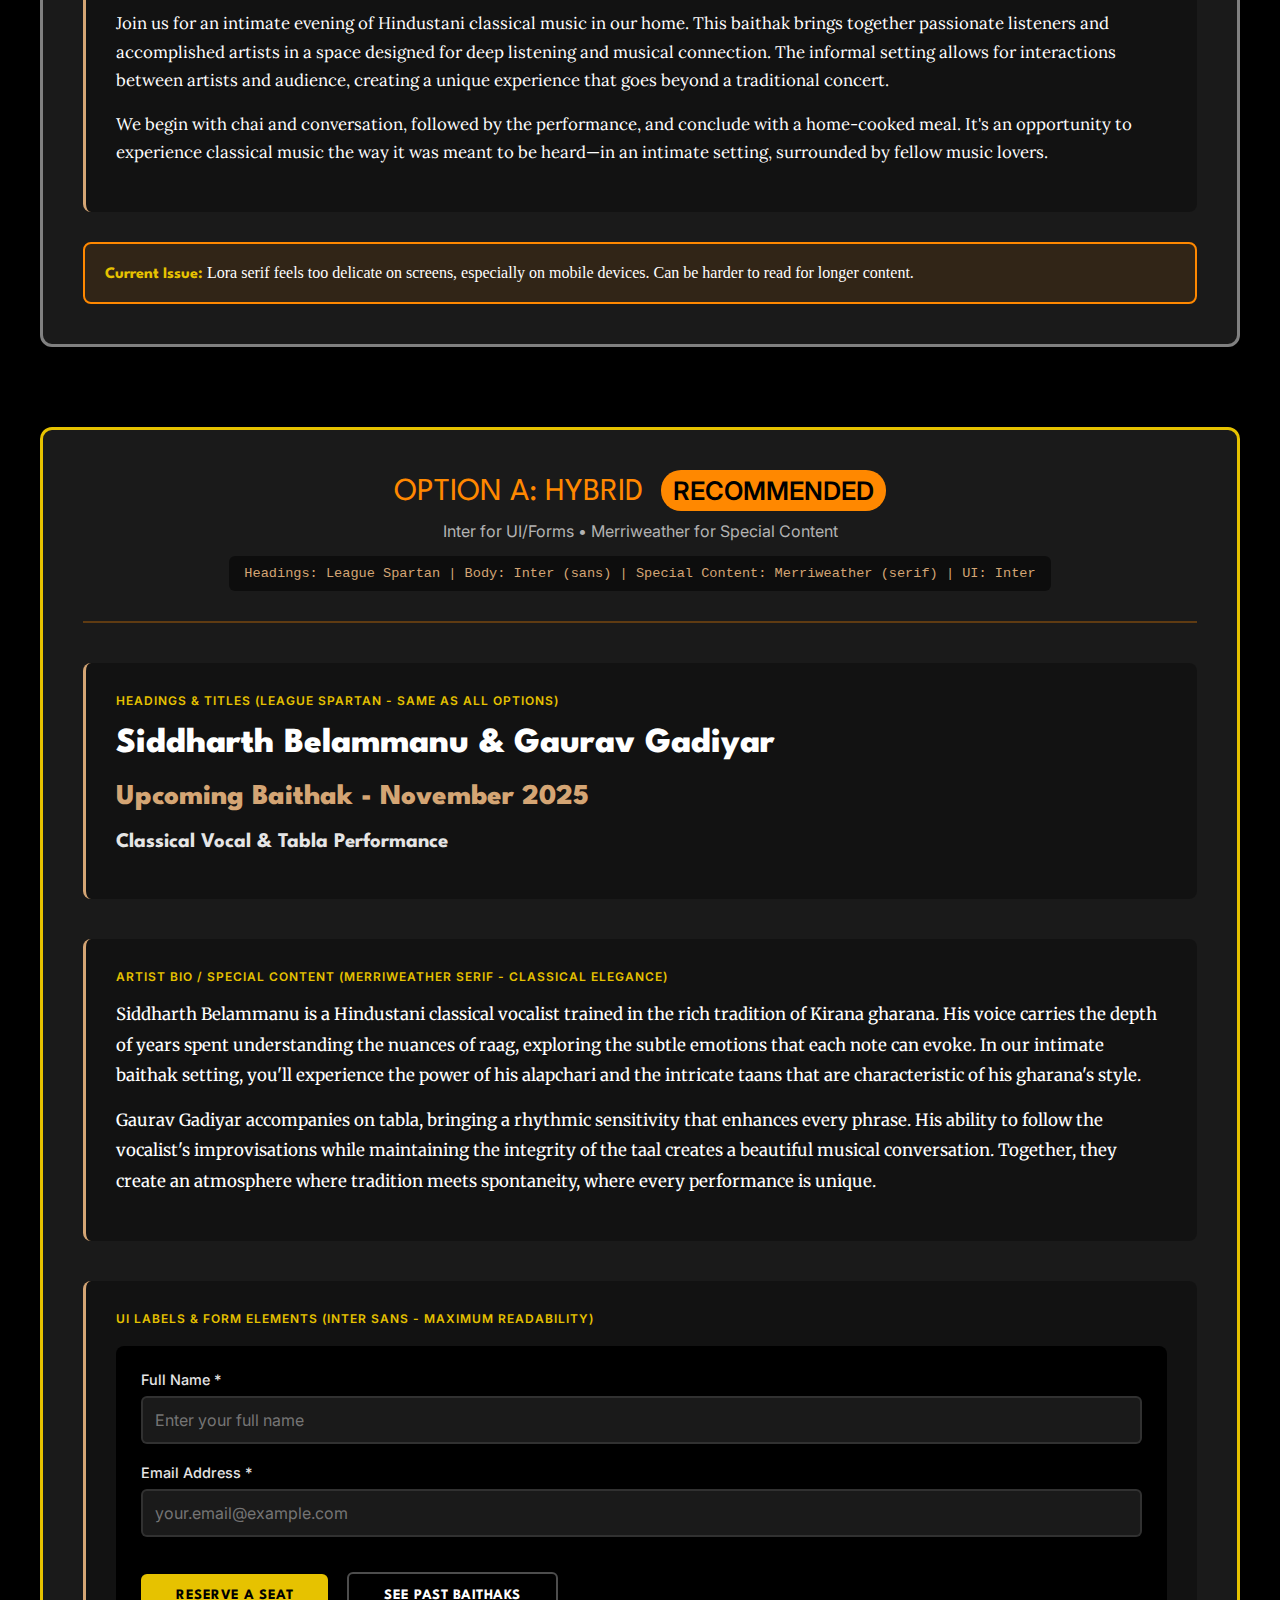
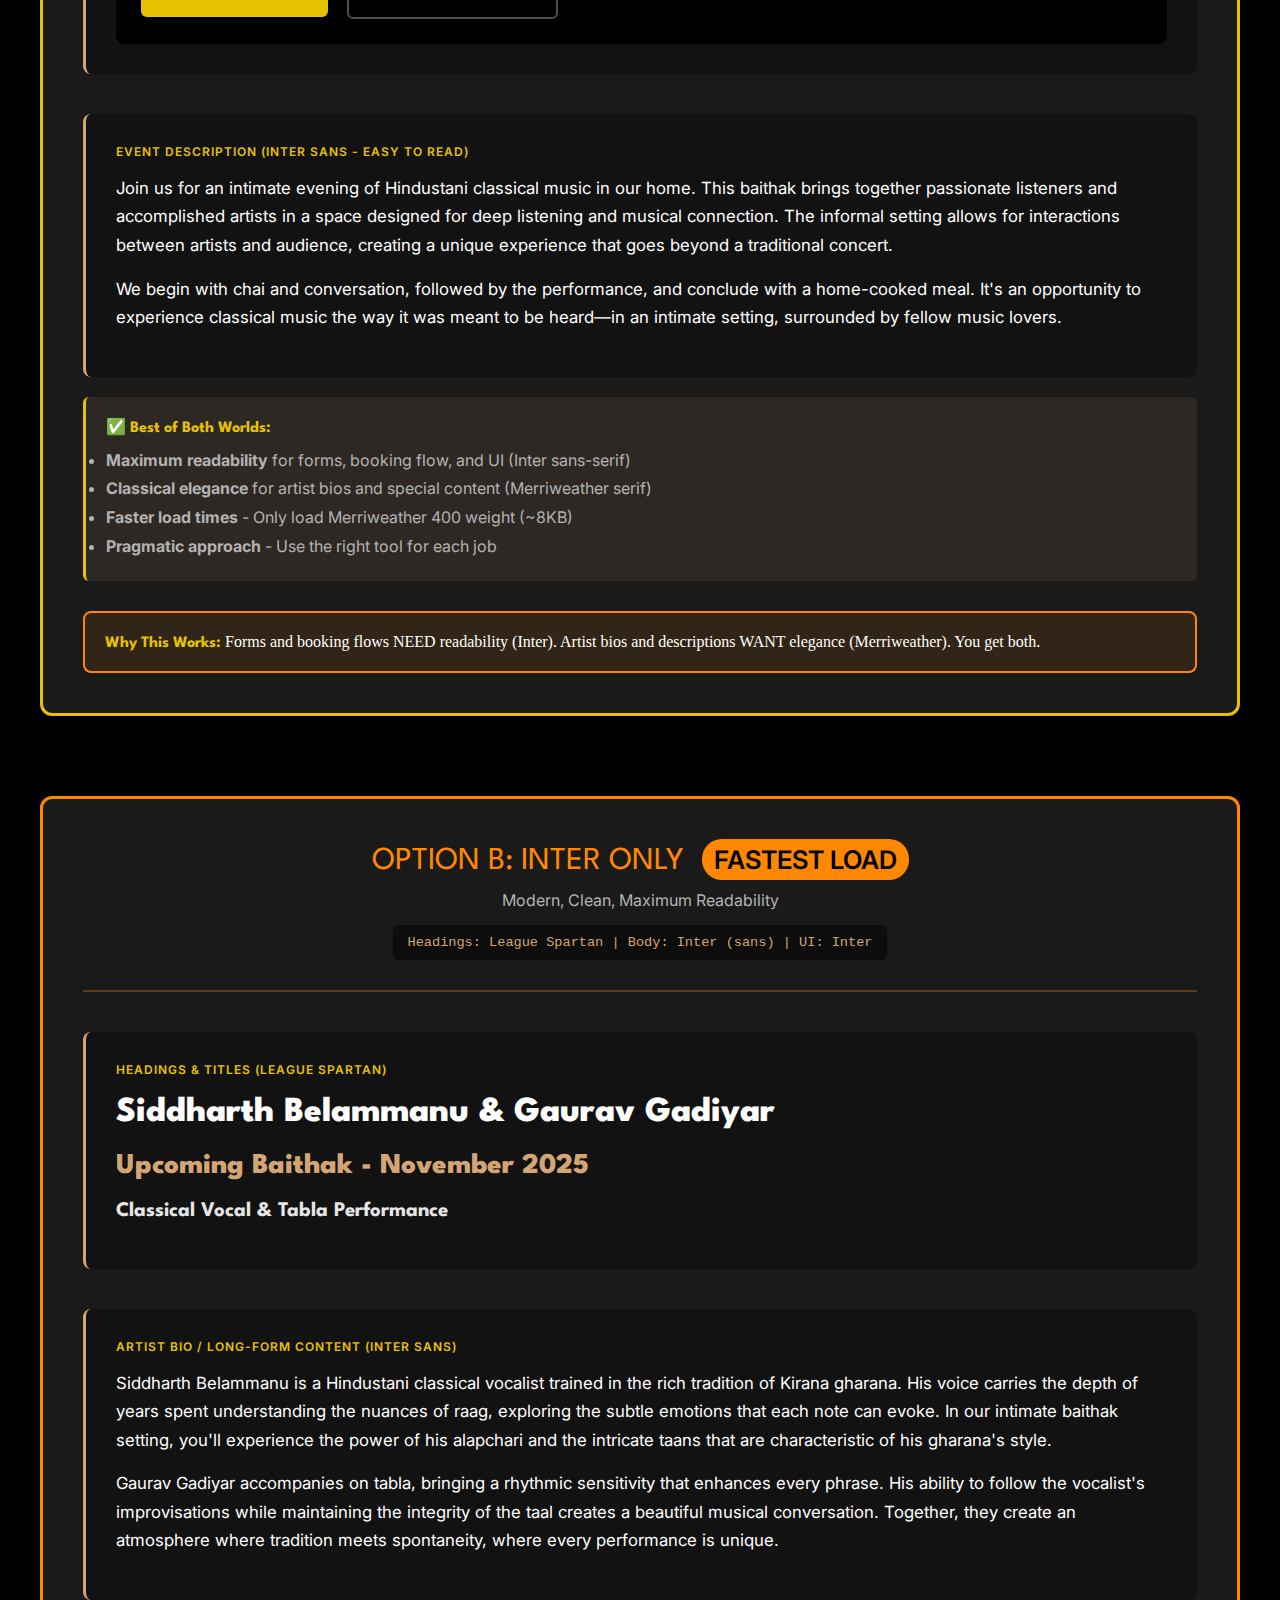
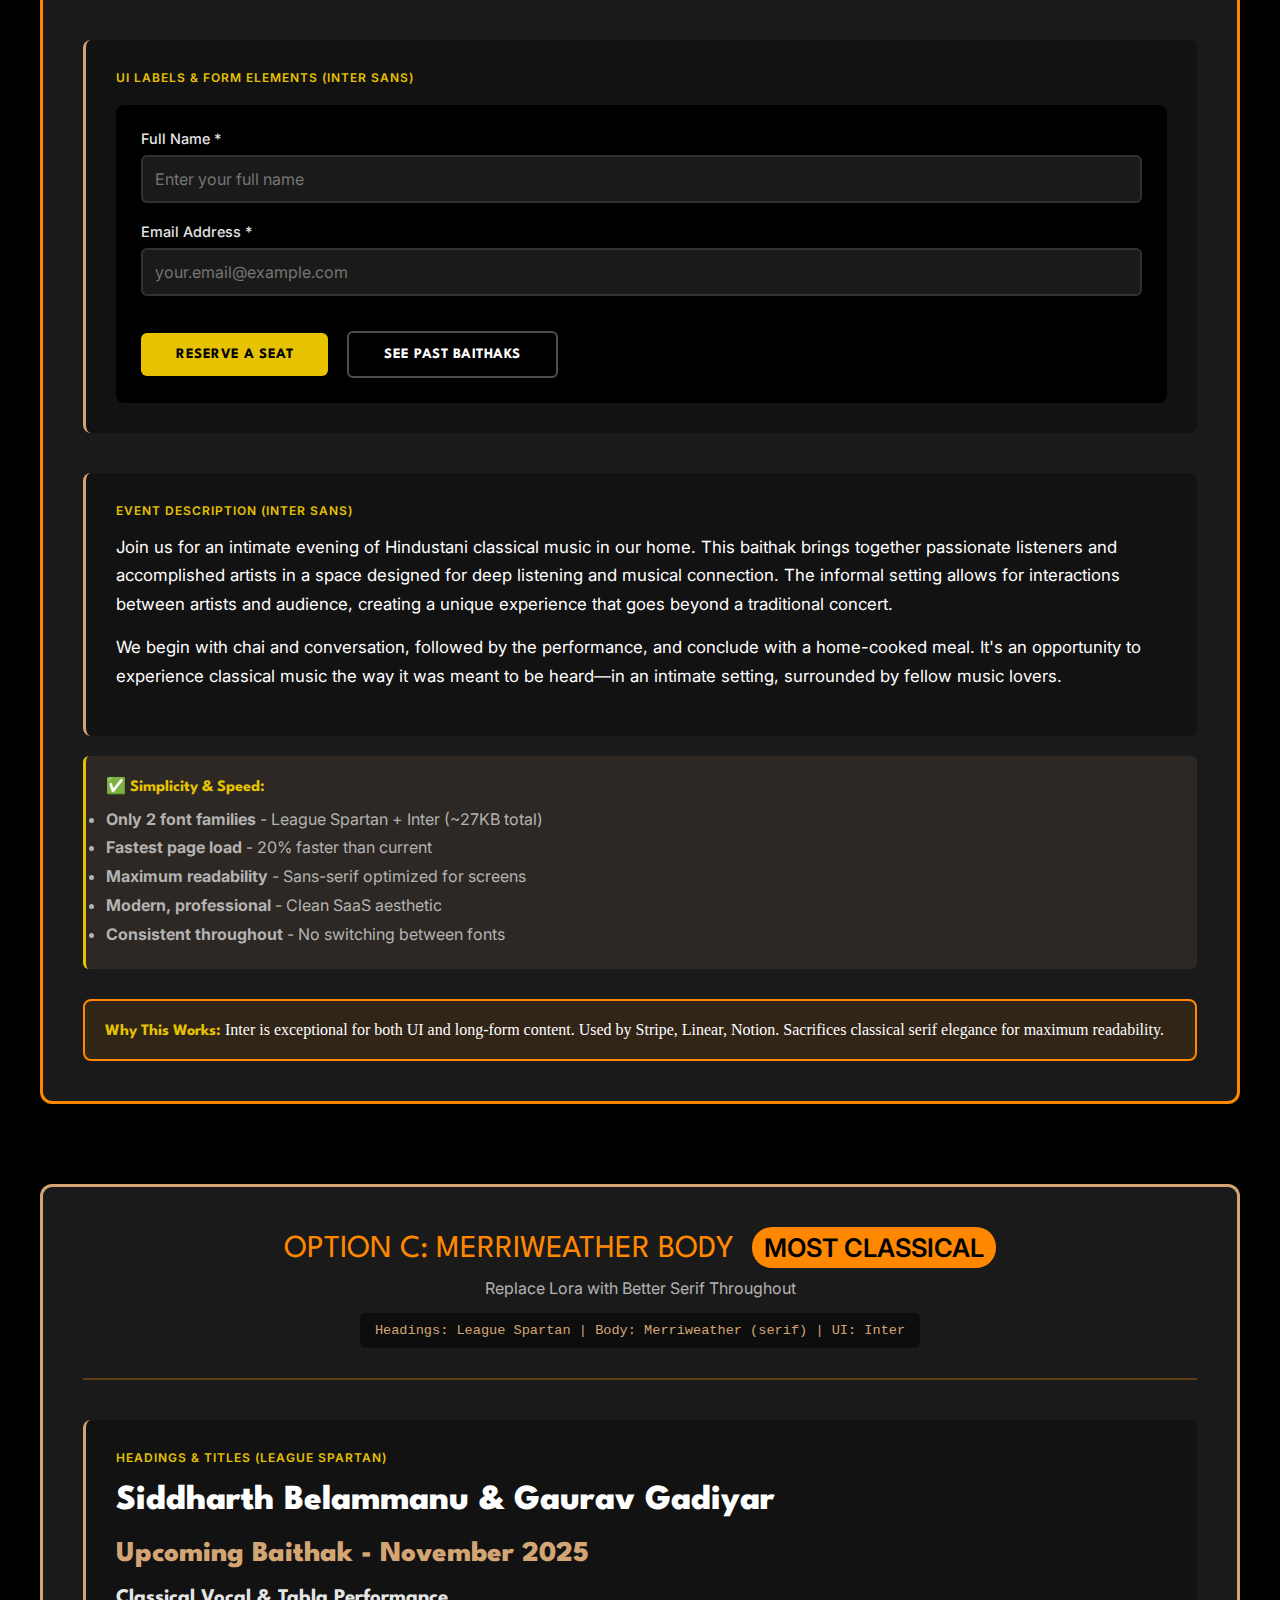
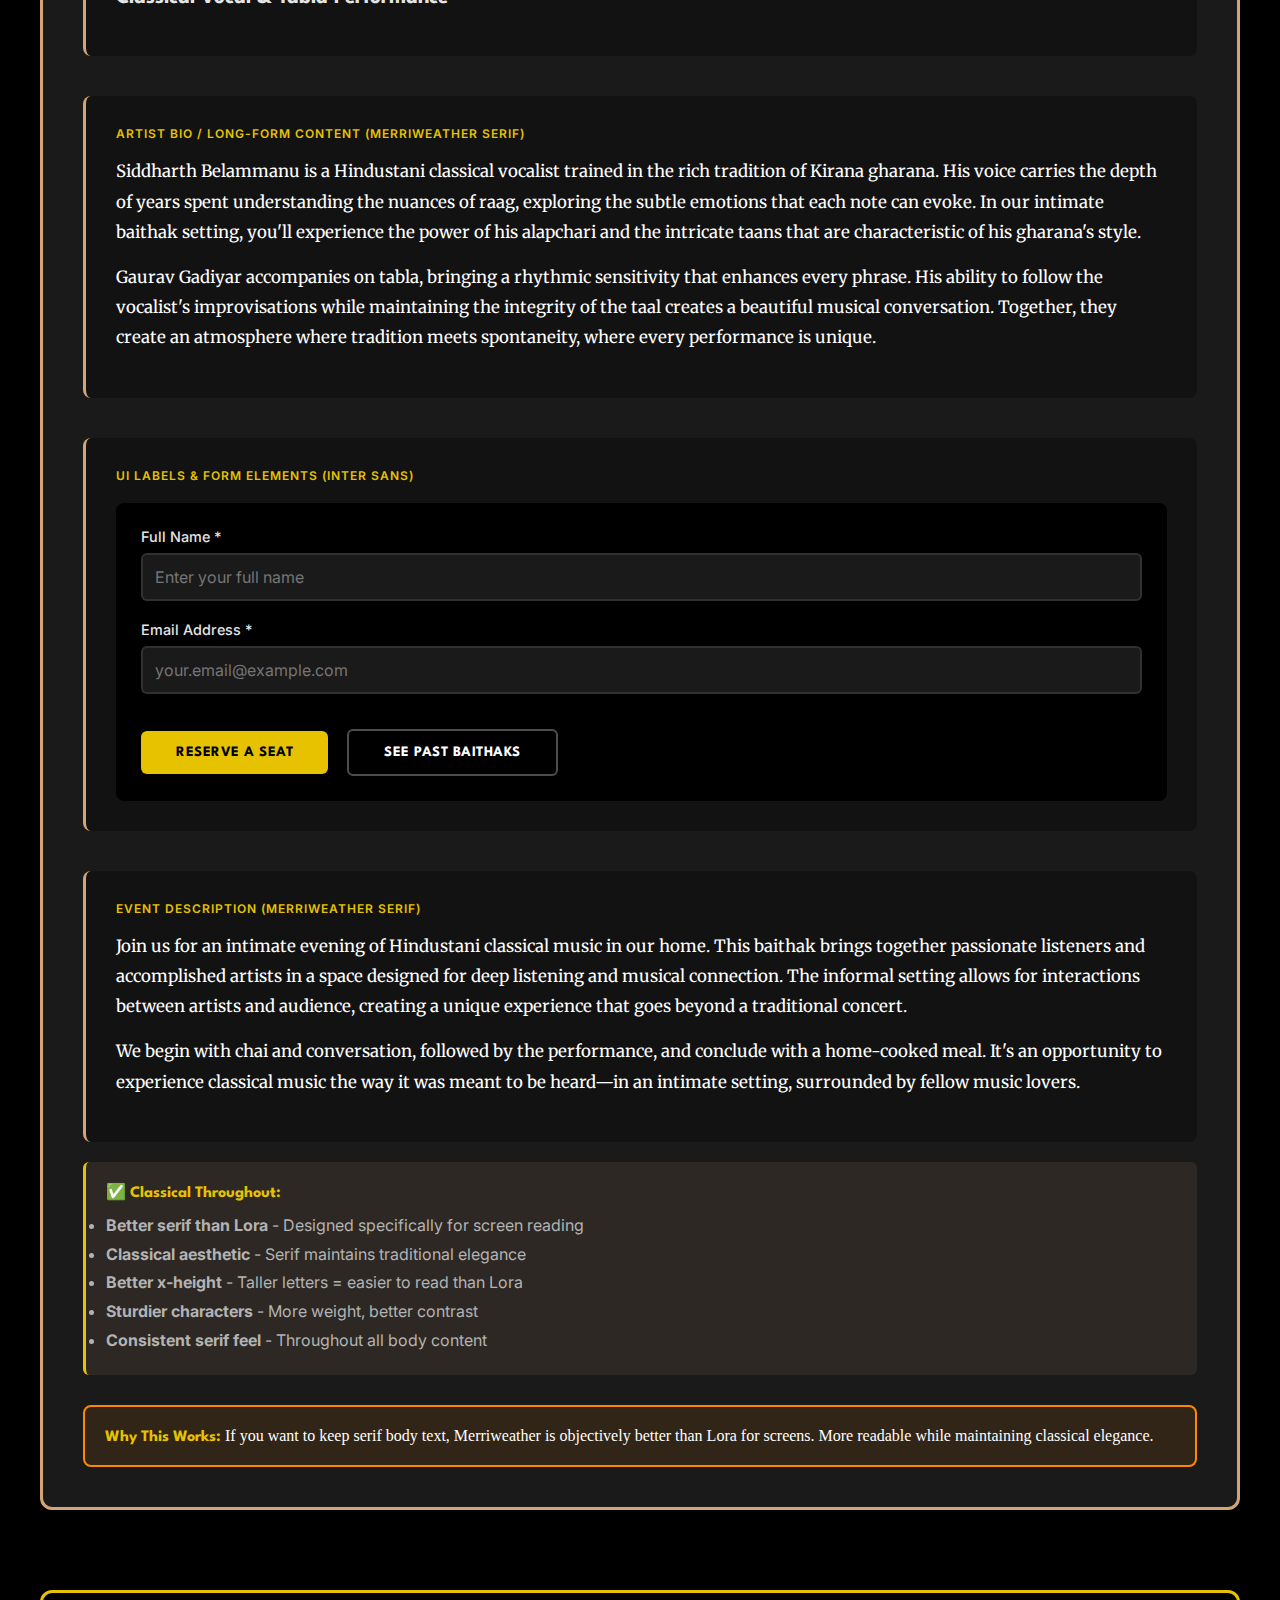
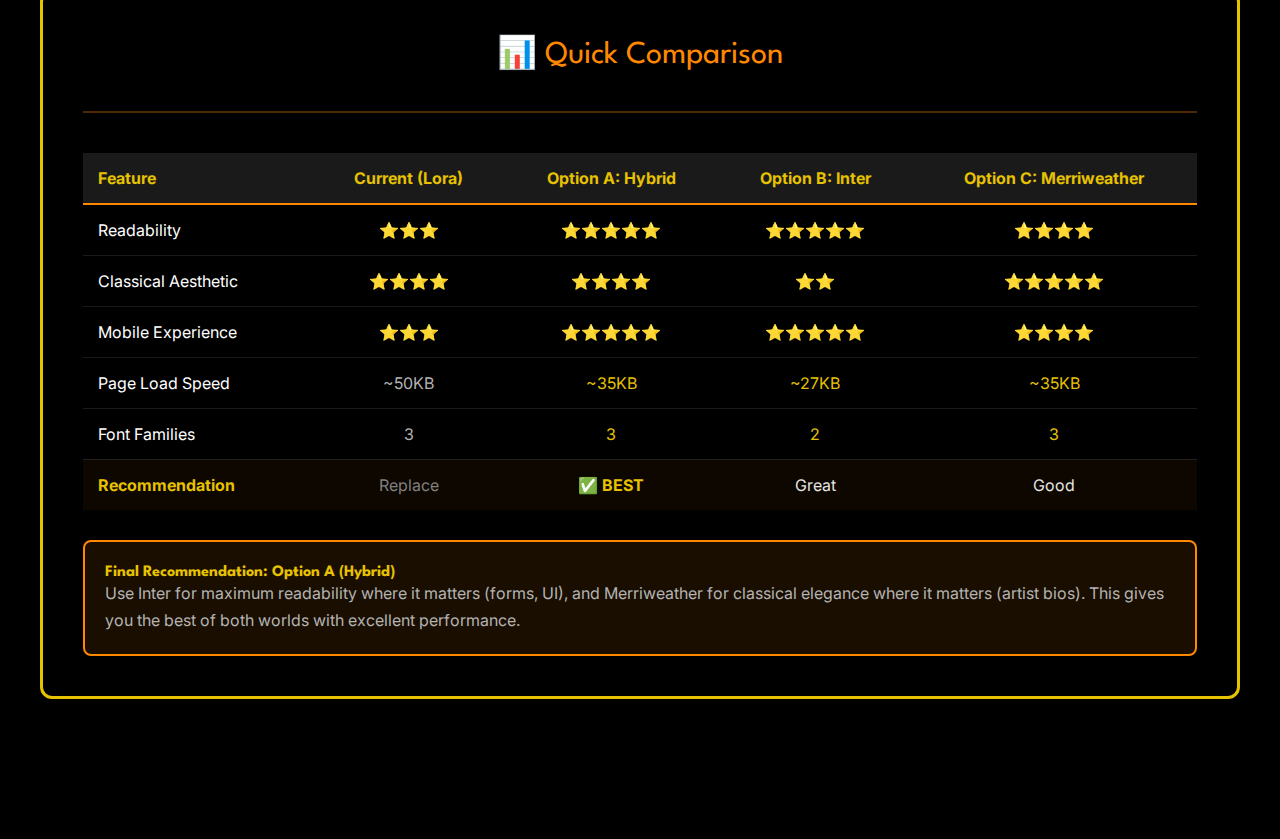
<file: font-test.html>
<!DOCTYPE html>
<html lang="en">
<head>
    <meta charset="UTF-8">
    <meta name="viewport" content="width=device-width, initial-scale=1.0">
    <title>Font Comparison Test - Living Room Baithaks</title>

    <!-- Google Fonts -->
    <link rel="preconnect" href="https://fonts.googleapis.com">
    <link rel="preconnect" href="https://fonts.gstatic.com" crossorigin>
    <!-- Current fonts -->
    <link href="https://fonts.googleapis.com/css2?family=League+Spartan:wght@600;700;800;900&family=Lora:wght@400;500;600;700&family=Inter:wght@400;500;600&display=swap" rel="stylesheet">
    <!-- Test fonts -->
    <link href="https://fonts.googleapis.com/css2?family=Merriweather:wght@400;700&display=swap" rel="stylesheet">

    <style>
        /* Base styles */
        * {
            margin: 0;
            padding: 0;
            box-sizing: border-box;
        }

        :root {
            --orange: #ff8800;
            --gold-bright: #e6c200;
            --gold-toned: #d4a574;
            --bg-black: #000000;
            --bg-dark: #1a1a1a;
            --text-white: #ffffff;
            --text-light: #e5e5e5;
            --text-gray: #b3b3b3;
            --text-muted: #808080;
        }

        body {
            background: var(--bg-black);
            color: var(--text-white);
            padding: 0;
            margin: 0;
        }

        .test-header {
            background: var(--bg-dark);
            padding: 40px;
            text-align: center;
            border-bottom: 3px solid var(--orange);
            position: sticky;
            top: 0;
            z-index: 100;
        }

        .test-header h1 {
            font-family: 'League Spartan', sans-serif;
            font-size: 2.5em;
            color: var(--gold-bright);
            margin-bottom: 15px;
        }

        .test-header p {
            font-family: 'Inter', sans-serif;
            color: var(--text-gray);
            font-size: 1.1em;
        }

        .test-navigation {
            display: flex;
            justify-content: center;
            gap: 20px;
            margin-top: 20px;
            flex-wrap: wrap;
        }

        .test-nav-btn {
            background: var(--orange);
            color: var(--bg-black);
            border: none;
            padding: 12px 24px;
            border-radius: 6px;
            font-family: 'League Spartan', sans-serif;
            font-weight: 700;
            font-size: 0.9em;
            cursor: pointer;
            transition: all 0.3s;
            text-transform: uppercase;
            letter-spacing: 0.5px;
        }

        .test-nav-btn:hover {
            background: var(--gold-bright);
            transform: translateY(-2px);
        }

        .comparison-container {
            max-width: 1600px;
            margin: 0 auto;
            padding: 60px 40px;
        }

        .option-section {
            margin-bottom: 80px;
            background: var(--bg-dark);
            border-radius: 12px;
            padding: 40px;
            border: 3px solid transparent;
            transition: all 0.3s;
        }

        .option-section:hover {
            border-color: var(--orange);
        }

        .option-header {
            text-align: center;
            margin-bottom: 40px;
            padding-bottom: 30px;
            border-bottom: 2px solid rgba(255, 136, 0, 0.3);
        }

        .option-title {
            font-family: 'League Spartan', sans-serif;
            font-size: 2em;
            color: var(--orange);
            margin-bottom: 10px;
        }

        .option-subtitle {
            font-family: 'Inter', sans-serif;
            color: var(--text-gray);
            font-size: 1em;
            margin-bottom: 15px;
        }

        .font-stack {
            font-family: 'Courier New', monospace;
            font-size: 0.85em;
            color: var(--gold-toned);
            background: rgba(0, 0, 0, 0.5);
            padding: 10px 15px;
            border-radius: 6px;
            display: inline-block;
        }

        .content-grid {
            display: grid;
            gap: 40px;
        }

        .content-block {
            background: rgba(0, 0, 0, 0.3);
            padding: 30px;
            border-radius: 8px;
            border-left: 3px solid var(--gold-toned);
        }

        .content-label {
            font-family: 'Inter', sans-serif;
            font-size: 0.75em;
            text-transform: uppercase;
            letter-spacing: 1px;
            color: var(--gold-bright);
            margin-bottom: 15px;
            font-weight: 600;
        }

        /* Option-specific styles */

        /* Option A: Hybrid */
        .option-a-heading {
            font-family: 'League Spartan', sans-serif;
        }
        .option-a-body {
            font-family: 'Inter', sans-serif;
            line-height: 1.7;
        }
        .option-a-special {
            font-family: 'Merriweather', serif;
            line-height: 1.8;
        }
        .option-a-ui {
            font-family: 'Inter', sans-serif;
        }

        /* Option B: Inter Only */
        .option-b-heading {
            font-family: 'League Spartan', sans-serif;
        }
        .option-b-body {
            font-family: 'Inter', sans-serif;
            line-height: 1.7;
        }
        .option-b-special {
            font-family: 'Inter', sans-serif;
            line-height: 1.7;
        }
        .option-b-ui {
            font-family: 'Inter', sans-serif;
        }

        /* Option C: Merriweather Body */
        .option-c-heading {
            font-family: 'League Spartan', sans-serif;
        }
        .option-c-body {
            font-family: 'Merriweather', serif;
            line-height: 1.8;
        }
        .option-c-special {
            font-family: 'Merriweather', serif;
            line-height: 1.8;
        }
        .option-c-ui {
            font-family: 'Inter', sans-serif;
        }

        /* Current: Lora (for reference) */
        .current-heading {
            font-family: 'League Spartan', sans-serif;
        }
        .current-body {
            font-family: 'Lora', serif;
            line-height: 1.7;
        }
        .current-special {
            font-family: 'Lora', serif;
            line-height: 1.7;
        }
        .current-ui {
            font-family: 'Inter', sans-serif;
        }

        h1, h2, h3 {
            margin-bottom: 15px;
            line-height: 1.2;
        }

        h1 {
            font-size: 2.2em;
            font-weight: 800;
        }

        h2 {
            font-size: 1.8em;
            font-weight: 800;
            color: var(--gold-toned);
        }

        h3 {
            font-size: 1.3em;
            font-weight: 700;
            color: var(--text-light);
        }

        p {
            margin-bottom: 15px;
            font-size: 1.05em;
        }

        .form-example {
            background: var(--bg-black);
            padding: 25px;
            border-radius: 8px;
            margin-top: 20px;
        }

        .form-group {
            margin-bottom: 20px;
        }

        .form-label {
            display: block;
            font-size: 0.9em;
            color: var(--text-light);
            margin-bottom: 8px;
            font-weight: 500;
        }

        .form-input {
            width: 100%;
            padding: 12px;
            background: var(--bg-dark);
            border: 2px solid rgba(255, 255, 255, 0.1);
            border-radius: 6px;
            color: var(--text-white);
            font-size: 1em;
        }

        .btn-example {
            display: inline-flex;
            align-items: center;
            padding: 15px 35px;
            border-radius: 6px;
            font-weight: 700;
            font-size: 0.9em;
            text-transform: uppercase;
            letter-spacing: 0.5px;
            border: none;
            cursor: pointer;
            transition: all 0.3s;
            margin-right: 15px;
            margin-top: 15px;
        }

        .btn-primary {
            background: var(--gold-bright);
            color: var(--bg-black);
            font-family: 'League Spartan', sans-serif;
        }

        .btn-secondary {
            background: transparent;
            color: var(--text-white);
            border: 2px solid rgba(255, 255, 255, 0.3);
            font-family: 'League Spartan', sans-serif;
        }

        .comparison-note {
            background: rgba(255, 136, 0, 0.1);
            border: 2px solid var(--orange);
            border-radius: 8px;
            padding: 20px;
            margin-top: 30px;
        }

        .comparison-note strong {
            color: var(--gold-bright);
            font-family: 'League Spartan', sans-serif;
        }

        .highlight-box {
            background: rgba(212, 165, 116, 0.1);
            border-left: 3px solid var(--gold-bright);
            padding: 20px;
            margin: 20px 0;
            border-radius: 6px;
        }

        .stats-badge {
            display: inline-block;
            background: var(--orange);
            color: var(--bg-black);
            padding: 5px 12px;
            border-radius: 20px;
            font-family: 'Inter', sans-serif;
            font-size: 0.8em;
            font-weight: 600;
            margin-left: 10px;
        }

        @media (max-width: 768px) {
            .comparison-container {
                padding: 40px 20px;
            }

            .option-section {
                padding: 25px;
            }

            h1 {
                font-size: 1.8em;
            }

            h2 {
                font-size: 1.4em;
            }
        }
    </style>
</head>
<body>

    <div class="test-header">
        <h1>🎵 Font Comparison Test</h1>
        <p>Compare different font options with real content from your baithak website</p>
        <div class="test-navigation">
            <button class="test-nav-btn" onclick="document.getElementById('current').scrollIntoView({behavior: 'smooth'})">
                Current (Lora)
            </button>
            <button class="test-nav-btn" onclick="document.getElementById('option-a').scrollIntoView({behavior: 'smooth'})">
                Option A: Hybrid
            </button>
            <button class="test-nav-btn" onclick="document.getElementById('option-b').scrollIntoView({behavior: 'smooth'})">
                Option B: Inter Only
            </button>
            <button class="test-nav-btn" onclick="document.getElementById('option-c').scrollIntoView({behavior: 'smooth'})">
                Option C: Merriweather
            </button>
        </div>
    </div>

    <div class="comparison-container">

        <!-- CURRENT: Lora (Reference) -->
        <div id="current" class="option-section" style="border-color: var(--text-muted);">
            <div class="option-header">
                <div class="option-title">CURRENT (Reference)</div>
                <div class="option-subtitle">What you have now - League Spartan + Lora + Inter</div>
                <div class="font-stack">
                    Headings: League Spartan | Body: Lora (serif) | UI: Inter
                </div>
            </div>

            <div class="content-grid">
                <!-- Headings -->
                <div class="content-block">
                    <div class="content-label">Headings & Titles</div>
                    <h1 class="current-heading">Siddharth Belammanu & Gaurav Gadiyar</h1>
                    <h2 class="current-heading">Upcoming Baithak - November 2025</h2>
                    <h3 class="current-heading">Classical Vocal & Tabla Performance</h3>
                </div>

                <!-- Body Text / Artist Bio -->
                <div class="content-block">
                    <div class="content-label">Body Text (Artist Bio / Long-form Content)</div>
                    <div class="current-special">
                        <p>Siddharth Belammanu is a Hindustani classical vocalist trained in the rich tradition of Kirana gharana. His voice carries the depth of years spent understanding the nuances of raag, exploring the subtle emotions that each note can evoke. In our intimate baithak setting, you'll experience the power of his alapchari and the intricate taans that are characteristic of his gharana's style.</p>
                        <p>Gaurav Gadiyar accompanies on tabla, bringing a rhythmic sensitivity that enhances every phrase. His ability to follow the vocalist's improvisations while maintaining the integrity of the taal creates a beautiful musical conversation. Together, they create an atmosphere where tradition meets spontaneity, where every performance is unique.</p>
                    </div>
                </div>

                <!-- UI Elements -->
                <div class="content-block">
                    <div class="content-label">UI Labels & Form Elements</div>
                    <div class="form-example">
                        <div class="form-group">
                            <label class="form-label current-ui">Full Name *</label>
                            <input type="text" class="form-input current-ui" placeholder="Enter your full name">
                        </div>
                        <div class="form-group">
                            <label class="form-label current-ui">Email Address *</label>
                            <input type="email" class="form-input current-ui" placeholder="your.email@example.com">
                        </div>
                        <button class="btn-example btn-primary">Reserve a Seat</button>
                        <button class="btn-example btn-secondary">See Past Baithaks</button>
                    </div>
                </div>

                <!-- Description Text -->
                <div class="content-block">
                    <div class="content-label">Event Description</div>
                    <div class="current-body">
                        <p>Join us for an intimate evening of Hindustani classical music in our home. This baithak brings together passionate listeners and accomplished artists in a space designed for deep listening and musical connection. The informal setting allows for interactions between artists and audience, creating a unique experience that goes beyond a traditional concert.</p>
                        <p>We begin with chai and conversation, followed by the performance, and conclude with a home-cooked meal. It's an opportunity to experience classical music the way it was meant to be heard—in an intimate setting, surrounded by fellow music lovers.</p>
                    </div>
                </div>
            </div>

            <div class="comparison-note">
                <strong>Current Issue:</strong> Lora serif feels too delicate on screens, especially on mobile devices. Can be harder to read for longer content.
            </div>
        </div>

        <!-- OPTION A: Hybrid (Recommended) -->
        <div id="option-a" class="option-section" style="border-color: var(--gold-bright);">
            <div class="option-header">
                <div class="option-title">OPTION A: HYBRID <span class="stats-badge">RECOMMENDED</span></div>
                <div class="option-subtitle">Inter for UI/Forms • Merriweather for Special Content</div>
                <div class="font-stack">
                    Headings: League Spartan | Body: Inter (sans) | Special Content: Merriweather (serif) | UI: Inter
                </div>
            </div>

            <div class="content-grid">
                <!-- Headings -->
                <div class="content-block">
                    <div class="content-label">Headings & Titles (League Spartan - Same as all options)</div>
                    <h1 class="option-a-heading">Siddharth Belammanu & Gaurav Gadiyar</h1>
                    <h2 class="option-a-heading">Upcoming Baithak - November 2025</h2>
                    <h3 class="option-a-heading">Classical Vocal & Tabla Performance</h3>
                </div>

                <!-- Special Content (Serif) -->
                <div class="content-block">
                    <div class="content-label">Artist Bio / Special Content (Merriweather Serif - Classical elegance)</div>
                    <div class="option-a-special">
                        <p>Siddharth Belammanu is a Hindustani classical vocalist trained in the rich tradition of Kirana gharana. His voice carries the depth of years spent understanding the nuances of raag, exploring the subtle emotions that each note can evoke. In our intimate baithak setting, you'll experience the power of his alapchari and the intricate taans that are characteristic of his gharana's style.</p>
                        <p>Gaurav Gadiyar accompanies on tabla, bringing a rhythmic sensitivity that enhances every phrase. His ability to follow the vocalist's improvisations while maintaining the integrity of the taal creates a beautiful musical conversation. Together, they create an atmosphere where tradition meets spontaneity, where every performance is unique.</p>
                    </div>
                </div>

                <!-- UI Elements -->
                <div class="content-block">
                    <div class="content-label">UI Labels & Form Elements (Inter Sans - Maximum readability)</div>
                    <div class="form-example">
                        <div class="form-group">
                            <label class="form-label option-a-ui">Full Name *</label>
                            <input type="text" class="form-input option-a-ui" placeholder="Enter your full name">
                        </div>
                        <div class="form-group">
                            <label class="form-label option-a-ui">Email Address *</label>
                            <input type="email" class="form-input option-a-ui" placeholder="your.email@example.com">
                        </div>
                        <button class="btn-example btn-primary">Reserve a Seat</button>
                        <button class="btn-example btn-secondary">See Past Baithaks</button>
                    </div>
                </div>

                <!-- Description Text (Sans) -->
                <div class="content-block">
                    <div class="content-label">Event Description (Inter Sans - Easy to read)</div>
                    <div class="option-a-body">
                        <p>Join us for an intimate evening of Hindustani classical music in our home. This baithak brings together passionate listeners and accomplished artists in a space designed for deep listening and musical connection. The informal setting allows for interactions between artists and audience, creating a unique experience that goes beyond a traditional concert.</p>
                        <p>We begin with chai and conversation, followed by the performance, and conclude with a home-cooked meal. It's an opportunity to experience classical music the way it was meant to be heard—in an intimate setting, surrounded by fellow music lovers.</p>
                    </div>
                </div>
            </div>

            <div class="highlight-box">
                <strong style="color: var(--gold-bright); font-family: 'League Spartan', sans-serif;">✅ Best of Both Worlds:</strong>
                <ul style="margin-top: 10px; color: var(--text-gray); line-height: 1.8; font-family: 'Inter', sans-serif;">
                    <li><strong>Maximum readability</strong> for forms, booking flow, and UI (Inter sans-serif)</li>
                    <li><strong>Classical elegance</strong> for artist bios and special content (Merriweather serif)</li>
                    <li><strong>Faster load times</strong> - Only load Merriweather 400 weight (~8KB)</li>
                    <li><strong>Pragmatic approach</strong> - Use the right tool for each job</li>
                </ul>
            </div>

            <div class="comparison-note">
                <strong>Why This Works:</strong> Forms and booking flows NEED readability (Inter). Artist bios and descriptions WANT elegance (Merriweather). You get both.
            </div>
        </div>

        <!-- OPTION B: Inter Only -->
        <div id="option-b" class="option-section" style="border-color: var(--orange);">
            <div class="option-header">
                <div class="option-title">OPTION B: INTER ONLY <span class="stats-badge">FASTEST LOAD</span></div>
                <div class="option-subtitle">Modern, Clean, Maximum Readability</div>
                <div class="font-stack">
                    Headings: League Spartan | Body: Inter (sans) | UI: Inter
                </div>
            </div>

            <div class="content-grid">
                <!-- Headings -->
                <div class="content-block">
                    <div class="content-label">Headings & Titles (League Spartan)</div>
                    <h1 class="option-b-heading">Siddharth Belammanu & Gaurav Gadiyar</h1>
                    <h2 class="option-b-heading">Upcoming Baithak - November 2025</h2>
                    <h3 class="option-b-heading">Classical Vocal & Tabla Performance</h3>
                </div>

                <!-- Body Text -->
                <div class="content-block">
                    <div class="content-label">Artist Bio / Long-form Content (Inter Sans)</div>
                    <div class="option-b-special">
                        <p>Siddharth Belammanu is a Hindustani classical vocalist trained in the rich tradition of Kirana gharana. His voice carries the depth of years spent understanding the nuances of raag, exploring the subtle emotions that each note can evoke. In our intimate baithak setting, you'll experience the power of his alapchari and the intricate taans that are characteristic of his gharana's style.</p>
                        <p>Gaurav Gadiyar accompanies on tabla, bringing a rhythmic sensitivity that enhances every phrase. His ability to follow the vocalist's improvisations while maintaining the integrity of the taal creates a beautiful musical conversation. Together, they create an atmosphere where tradition meets spontaneity, where every performance is unique.</p>
                    </div>
                </div>

                <!-- UI Elements -->
                <div class="content-block">
                    <div class="content-label">UI Labels & Form Elements (Inter Sans)</div>
                    <div class="form-example">
                        <div class="form-group">
                            <label class="form-label option-b-ui">Full Name *</label>
                            <input type="text" class="form-input option-b-ui" placeholder="Enter your full name">
                        </div>
                        <div class="form-group">
                            <label class="form-label option-b-ui">Email Address *</label>
                            <input type="email" class="form-input option-b-ui" placeholder="your.email@example.com">
                        </div>
                        <button class="btn-example btn-primary">Reserve a Seat</button>
                        <button class="btn-example btn-secondary">See Past Baithaks</button>
                    </div>
                </div>

                <!-- Description Text -->
                <div class="content-block">
                    <div class="content-label">Event Description (Inter Sans)</div>
                    <div class="option-b-body">
                        <p>Join us for an intimate evening of Hindustani classical music in our home. This baithak brings together passionate listeners and accomplished artists in a space designed for deep listening and musical connection. The informal setting allows for interactions between artists and audience, creating a unique experience that goes beyond a traditional concert.</p>
                        <p>We begin with chai and conversation, followed by the performance, and conclude with a home-cooked meal. It's an opportunity to experience classical music the way it was meant to be heard—in an intimate setting, surrounded by fellow music lovers.</p>
                    </div>
                </div>
            </div>

            <div class="highlight-box">
                <strong style="color: var(--gold-bright); font-family: 'League Spartan', sans-serif;">✅ Simplicity & Speed:</strong>
                <ul style="margin-top: 10px; color: var(--text-gray); line-height: 1.8; font-family: 'Inter', sans-serif;">
                    <li><strong>Only 2 font families</strong> - League Spartan + Inter (~27KB total)</li>
                    <li><strong>Fastest page load</strong> - 20% faster than current</li>
                    <li><strong>Maximum readability</strong> - Sans-serif optimized for screens</li>
                    <li><strong>Modern, professional</strong> - Clean SaaS aesthetic</li>
                    <li><strong>Consistent throughout</strong> - No switching between fonts</li>
                </ul>
            </div>

            <div class="comparison-note">
                <strong>Why This Works:</strong> Inter is exceptional for both UI and long-form content. Used by Stripe, Linear, Notion. Sacrifices classical serif elegance for maximum readability.
            </div>
        </div>

        <!-- OPTION C: Merriweather Body -->
        <div id="option-c" class="option-section" style="border-color: var(--gold-toned);">
            <div class="option-header">
                <div class="option-title">OPTION C: MERRIWEATHER BODY <span class="stats-badge">MOST CLASSICAL</span></div>
                <div class="option-subtitle">Replace Lora with Better Serif Throughout</div>
                <div class="font-stack">
                    Headings: League Spartan | Body: Merriweather (serif) | UI: Inter
                </div>
            </div>

            <div class="content-grid">
                <!-- Headings -->
                <div class="content-block">
                    <div class="content-label">Headings & Titles (League Spartan)</div>
                    <h1 class="option-c-heading">Siddharth Belammanu & Gaurav Gadiyar</h1>
                    <h2 class="option-c-heading">Upcoming Baithak - November 2025</h2>
                    <h3 class="option-c-heading">Classical Vocal & Tabla Performance</h3>
                </div>

                <!-- Body Text -->
                <div class="content-block">
                    <div class="content-label">Artist Bio / Long-form Content (Merriweather Serif)</div>
                    <div class="option-c-special">
                        <p>Siddharth Belammanu is a Hindustani classical vocalist trained in the rich tradition of Kirana gharana. His voice carries the depth of years spent understanding the nuances of raag, exploring the subtle emotions that each note can evoke. In our intimate baithak setting, you'll experience the power of his alapchari and the intricate taans that are characteristic of his gharana's style.</p>
                        <p>Gaurav Gadiyar accompanies on tabla, bringing a rhythmic sensitivity that enhances every phrase. His ability to follow the vocalist's improvisations while maintaining the integrity of the taal creates a beautiful musical conversation. Together, they create an atmosphere where tradition meets spontaneity, where every performance is unique.</p>
                    </div>
                </div>

                <!-- UI Elements -->
                <div class="content-block">
                    <div class="content-label">UI Labels & Form Elements (Inter Sans)</div>
                    <div class="form-example">
                        <div class="form-group">
                            <label class="form-label option-c-ui">Full Name *</label>
                            <input type="text" class="form-input option-c-ui" placeholder="Enter your full name">
                        </div>
                        <div class="form-group">
                            <label class="form-label option-c-ui">Email Address *</label>
                            <input type="email" class="form-input option-c-ui" placeholder="your.email@example.com">
                        </div>
                        <button class="btn-example btn-primary">Reserve a Seat</button>
                        <button class="btn-example btn-secondary">See Past Baithaks</button>
                    </div>
                </div>

                <!-- Description Text -->
                <div class="content-block">
                    <div class="content-label">Event Description (Merriweather Serif)</div>
                    <div class="option-c-body">
                        <p>Join us for an intimate evening of Hindustani classical music in our home. This baithak brings together passionate listeners and accomplished artists in a space designed for deep listening and musical connection. The informal setting allows for interactions between artists and audience, creating a unique experience that goes beyond a traditional concert.</p>
                        <p>We begin with chai and conversation, followed by the performance, and conclude with a home-cooked meal. It's an opportunity to experience classical music the way it was meant to be heard—in an intimate setting, surrounded by fellow music lovers.</p>
                    </div>
                </div>
            </div>

            <div class="highlight-box">
                <strong style="color: var(--gold-bright); font-family: 'League Spartan', sans-serif;">✅ Classical Throughout:</strong>
                <ul style="margin-top: 10px; color: var(--text-gray); line-height: 1.8; font-family: 'Inter', sans-serif;">
                    <li><strong>Better serif than Lora</strong> - Designed specifically for screen reading</li>
                    <li><strong>Classical aesthetic</strong> - Serif maintains traditional elegance</li>
                    <li><strong>Better x-height</strong> - Taller letters = easier to read than Lora</li>
                    <li><strong>Sturdier characters</strong> - More weight, better contrast</li>
                    <li><strong>Consistent serif feel</strong> - Throughout all body content</li>
                </ul>
            </div>

            <div class="comparison-note">
                <strong>Why This Works:</strong> If you want to keep serif body text, Merriweather is objectively better than Lora for screens. More readable while maintaining classical elegance.
            </div>
        </div>

        <!-- Final Comparison Table -->
        <div class="option-section" style="background: var(--bg-black); border-color: var(--gold-bright);">
            <div class="option-header">
                <div class="option-title">📊 Quick Comparison</div>
            </div>

            <div style="overflow-x: auto;">
                <table style="width: 100%; border-collapse: collapse; font-family: 'Inter', sans-serif;">
                    <thead>
                        <tr style="background: var(--bg-dark);">
                            <th style="padding: 15px; text-align: left; border-bottom: 2px solid var(--orange); color: var(--gold-bright);">Feature</th>
                            <th style="padding: 15px; text-align: center; border-bottom: 2px solid var(--orange); color: var(--gold-bright);">Current (Lora)</th>
                            <th style="padding: 15px; text-align: center; border-bottom: 2px solid var(--orange); color: var(--gold-bright);">Option A: Hybrid</th>
                            <th style="padding: 15px; text-align: center; border-bottom: 2px solid var(--orange); color: var(--gold-bright);">Option B: Inter</th>
                            <th style="padding: 15px; text-align: center; border-bottom: 2px solid var(--orange); color: var(--gold-bright);">Option C: Merriweather</th>
                        </tr>
                    </thead>
                    <tbody>
                        <tr>
                            <td style="padding: 15px; border-bottom: 1px solid rgba(255,255,255,0.1);">Readability</td>
                            <td style="padding: 15px; text-align: center; border-bottom: 1px solid rgba(255,255,255,0.1); color: var(--text-gray);">⭐⭐⭐</td>
                            <td style="padding: 15px; text-align: center; border-bottom: 1px solid rgba(255,255,255,0.1); color: var(--gold-bright);">⭐⭐⭐⭐⭐</td>
                            <td style="padding: 15px; text-align: center; border-bottom: 1px solid rgba(255,255,255,0.1); color: var(--gold-bright);">⭐⭐⭐⭐⭐</td>
                            <td style="padding: 15px; text-align: center; border-bottom: 1px solid rgba(255,255,255,0.1); color: var(--gold-bright);">⭐⭐⭐⭐</td>
                        </tr>
                        <tr>
                            <td style="padding: 15px; border-bottom: 1px solid rgba(255,255,255,0.1);">Classical Aesthetic</td>
                            <td style="padding: 15px; text-align: center; border-bottom: 1px solid rgba(255,255,255,0.1); color: var(--text-gray);">⭐⭐⭐⭐</td>
                            <td style="padding: 15px; text-align: center; border-bottom: 1px solid rgba(255,255,255,0.1); color: var(--gold-bright);">⭐⭐⭐⭐</td>
                            <td style="padding: 15px; text-align: center; border-bottom: 1px solid rgba(255,255,255,0.1); color: var(--text-gray);">⭐⭐</td>
                            <td style="padding: 15px; text-align: center; border-bottom: 1px solid rgba(255,255,255,0.1); color: var(--gold-bright);">⭐⭐⭐⭐⭐</td>
                        </tr>
                        <tr>
                            <td style="padding: 15px; border-bottom: 1px solid rgba(255,255,255,0.1);">Mobile Experience</td>
                            <td style="padding: 15px; text-align: center; border-bottom: 1px solid rgba(255,255,255,0.1); color: var(--text-gray);">⭐⭐⭐</td>
                            <td style="padding: 15px; text-align: center; border-bottom: 1px solid rgba(255,255,255,0.1); color: var(--gold-bright);">⭐⭐⭐⭐⭐</td>
                            <td style="padding: 15px; text-align: center; border-bottom: 1px solid rgba(255,255,255,0.1); color: var(--gold-bright);">⭐⭐⭐⭐⭐</td>
                            <td style="padding: 15px; text-align: center; border-bottom: 1px solid rgba(255,255,255,0.1); color: var(--gold-bright);">⭐⭐⭐⭐</td>
                        </tr>
                        <tr>
                            <td style="padding: 15px; border-bottom: 1px solid rgba(255,255,255,0.1);">Page Load Speed</td>
                            <td style="padding: 15px; text-align: center; border-bottom: 1px solid rgba(255,255,255,0.1); color: var(--text-gray);">~50KB</td>
                            <td style="padding: 15px; text-align: center; border-bottom: 1px solid rgba(255,255,255,0.1); color: var(--gold-bright);">~35KB</td>
                            <td style="padding: 15px; text-align: center; border-bottom: 1px solid rgba(255,255,255,0.1); color: var(--gold-bright);">~27KB</td>
                            <td style="padding: 15px; text-align: center; border-bottom: 1px solid rgba(255,255,255,0.1); color: var(--gold-bright);">~35KB</td>
                        </tr>
                        <tr>
                            <td style="padding: 15px; border-bottom: 1px solid rgba(255,255,255,0.1);">Font Families</td>
                            <td style="padding: 15px; text-align: center; border-bottom: 1px solid rgba(255,255,255,0.1); color: var(--text-gray);">3</td>
                            <td style="padding: 15px; text-align: center; border-bottom: 1px solid rgba(255,255,255,0.1); color: var(--gold-bright);">3</td>
                            <td style="padding: 15px; text-align: center; border-bottom: 1px solid rgba(255,255,255,0.1); color: var(--gold-bright);">2</td>
                            <td style="padding: 15px; text-align: center; border-bottom: 1px solid rgba(255,255,255,0.1); color: var(--gold-bright);">3</td>
                        </tr>
                        <tr style="background: rgba(255, 136, 0, 0.05);">
                            <td style="padding: 15px; font-weight: 700; color: var(--gold-bright);">Recommendation</td>
                            <td style="padding: 15px; text-align: center; color: var(--text-muted);">Replace</td>
                            <td style="padding: 15px; text-align: center; color: var(--gold-bright); font-weight: 700;">✅ BEST</td>
                            <td style="padding: 15px; text-align: center; color: var(--text-light);">Great</td>
                            <td style="padding: 15px; text-align: center; color: var(--text-light);">Good</td>
                        </tr>
                    </tbody>
                </table>
            </div>

            <div class="comparison-note" style="margin-top: 30px;">
                <strong>Final Recommendation: Option A (Hybrid)</strong><br>
                <span style="color: var(--text-gray); font-family: 'Inter', sans-serif; line-height: 1.7;">
                    Use Inter for maximum readability where it matters (forms, UI), and Merriweather for classical elegance where it matters (artist bios). This gives you the best of both worlds with excellent performance.
                </span>
            </div>
        </div>

    </div>

    <script>
        // Smooth scroll for navigation
        document.querySelectorAll('.test-nav-btn').forEach(btn => {
            btn.addEventListener('click', function() {
                // Visual feedback
                this.style.background = 'var(--gold-bright)';
                setTimeout(() => {
                    this.style.background = 'var(--orange)';
                }, 200);
            });
        });
    </script>

</body>
</html>
</file>
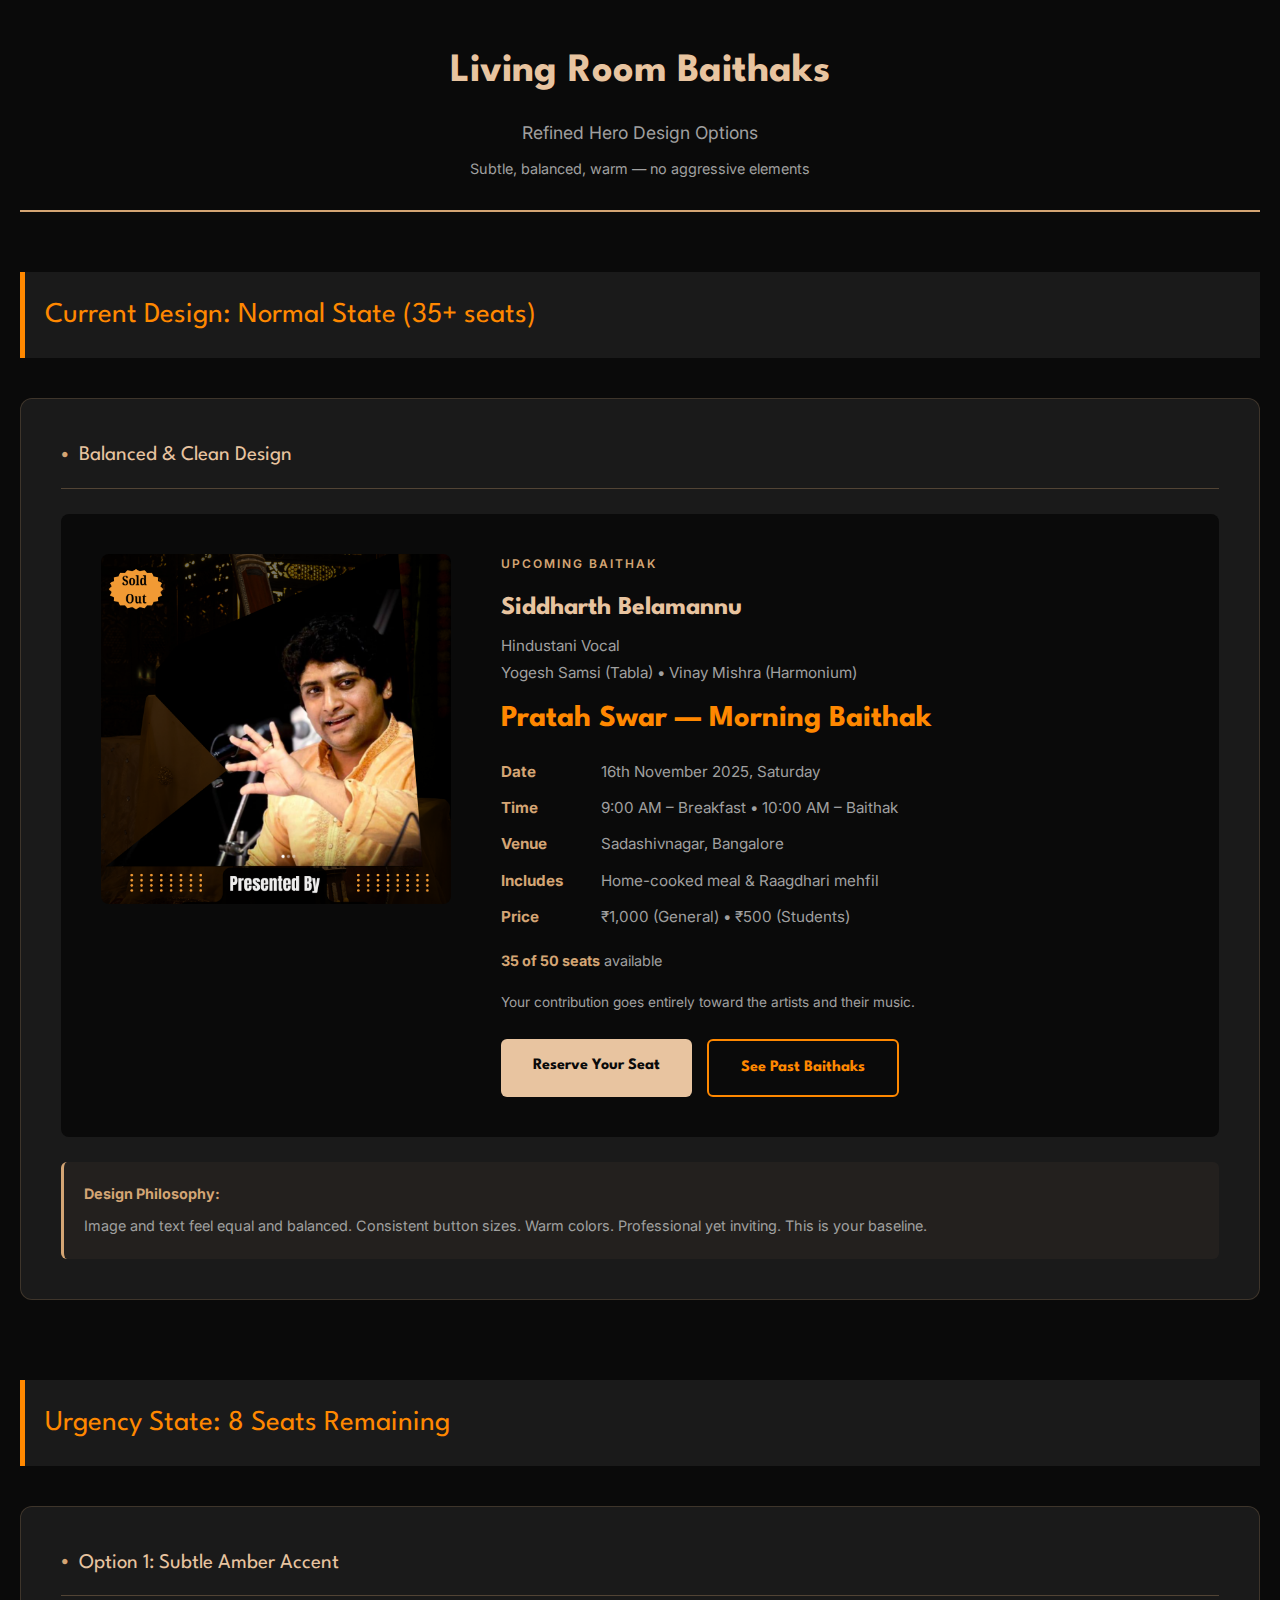
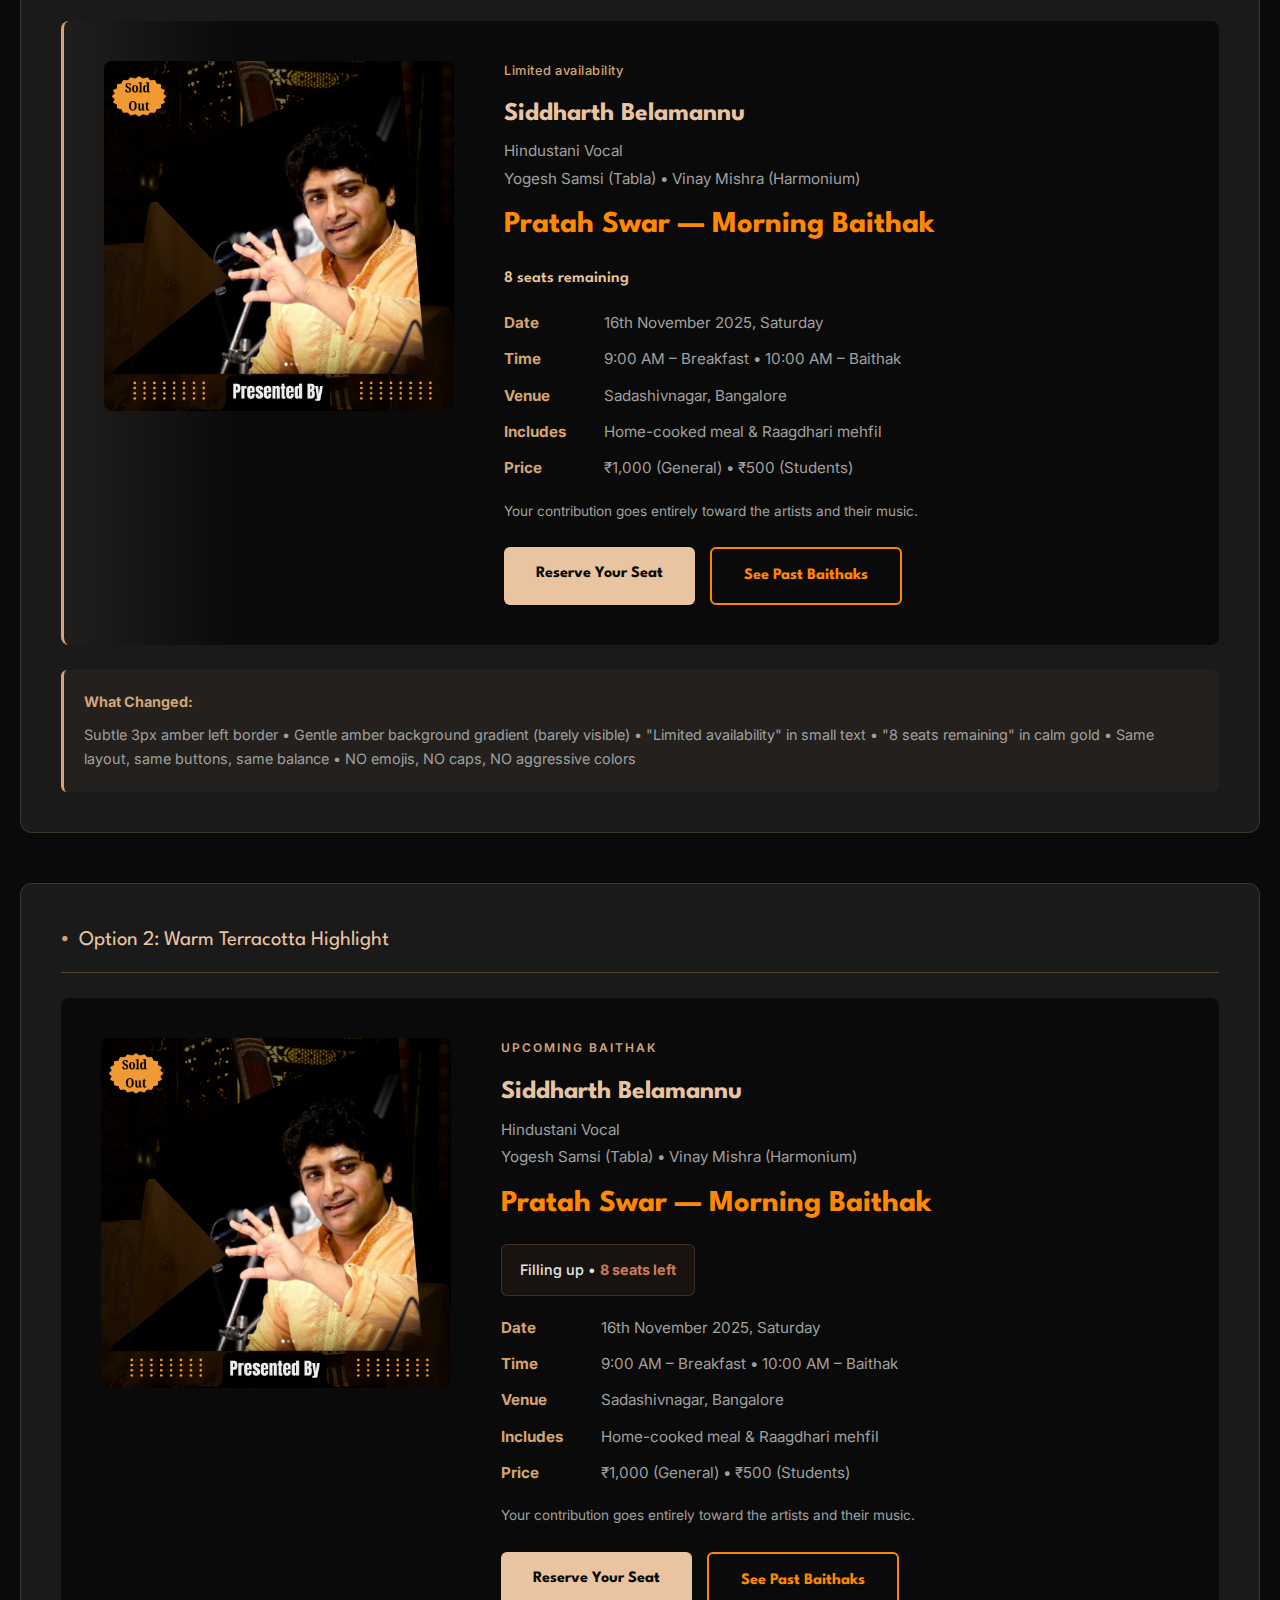
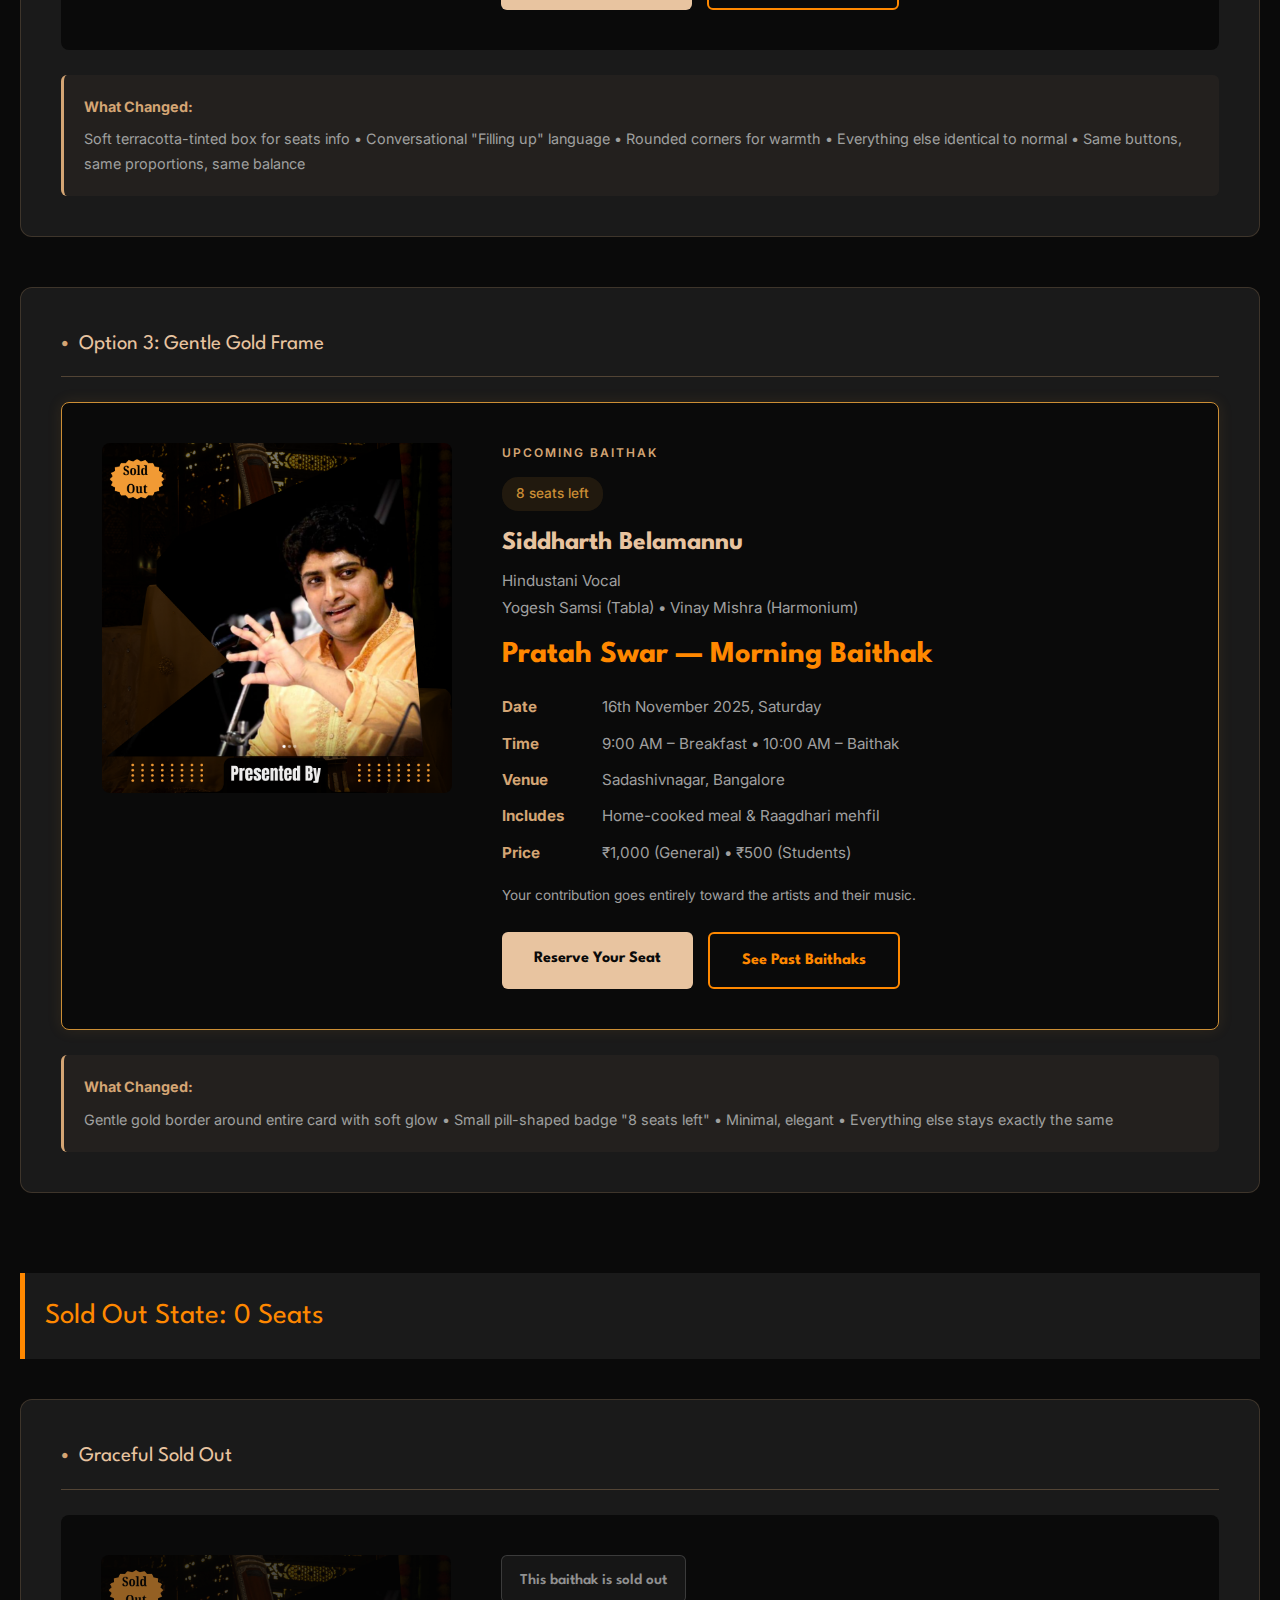
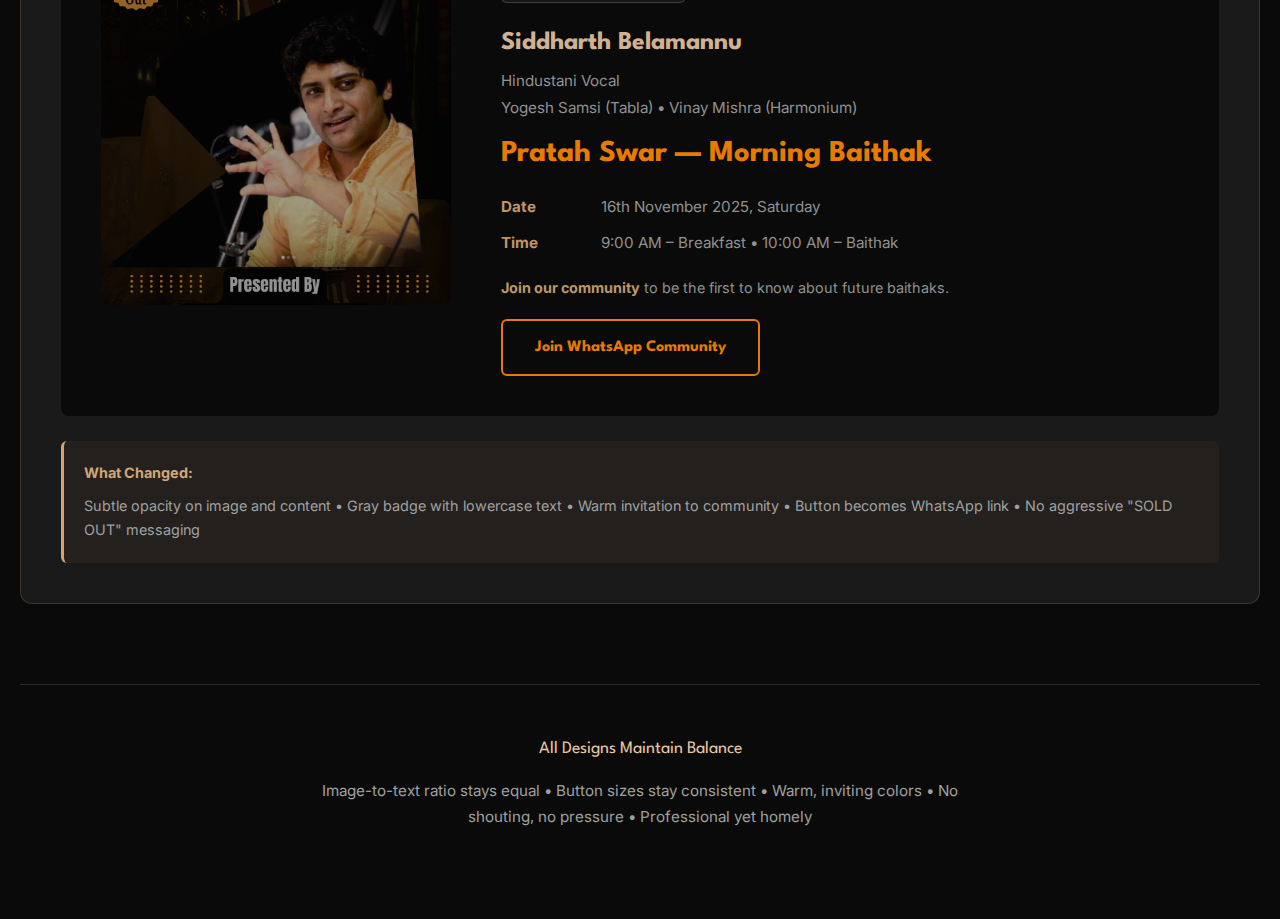
<file: hero-design-refined.html>
<!DOCTYPE html>
<html lang="en">
<head>
<meta charset="UTF-8">
<meta name="viewport" content="width=device-width, initial-scale=1.0">
<title>Living Room Baithaks - Refined Hero Designs</title>
<link href="https://fonts.googleapis.com/css2?family=League+Spartan:wght@700;800;900&family=Merriweather:wght@400&family=Inter:wght@400;500;600&display=swap" rel="stylesheet">
<style>
    :root {
        --bg-black: #0a0a0a;
        --bg-dark: #1a1a1a;
        --gold-toned: #D4A574;
        --gold-bright: #E8C4A0;
        --orange: #FF8800;
        --text-light: #E5E5E5;
        --text-gray: #A0A0A0;
        --warm-amber: #D4A574;
        --soft-terracotta: #C87D5A;
        --warm-ochre: #CC8E35;
    }

    * {
        margin: 0;
        padding: 0;
        box-sizing: border-box;
    }

    body {
        font-family: 'Inter', sans-serif;
        background: var(--bg-black);
        color: var(--text-light);
        padding: 40px 20px;
        line-height: 1.6;
    }

    .page-header {
        text-align: center;
        margin-bottom: 60px;
        padding-bottom: 30px;
        border-bottom: 2px solid var(--gold-toned);
    }

    .page-header h1 {
        font-family: 'League Spartan', sans-serif;
        font-size: 2.5em;
        color: var(--gold-bright);
        margin-bottom: 15px;
    }

    .page-header p {
        font-size: 1.1em;
        color: var(--text-gray);
        margin-top: 10px;
    }

    .state-section {
        margin-bottom: 80px;
    }

    .state-title {
        font-family: 'League Spartan', sans-serif;
        font-size: 1.8em;
        color: var(--orange);
        margin-bottom: 40px;
        padding: 20px;
        background: var(--bg-dark);
        border-left: 5px solid var(--orange);
    }

    .variants-container {
        display: grid;
        gap: 50px;
    }

    .variant {
        background: var(--bg-dark);
        border-radius: 12px;
        padding: 40px;
        border: 1px solid rgba(212, 165, 116, 0.2);
    }

    .variant-label {
        font-family: 'League Spartan', sans-serif;
        font-size: 1.3em;
        color: var(--gold-bright);
        margin-bottom: 25px;
        padding-bottom: 15px;
        border-bottom: 1px solid rgba(212, 165, 116, 0.3);
        display: flex;
        align-items: center;
        gap: 10px;
    }

    .variant-label::before {
        content: '●';
        color: var(--warm-amber);
        font-size: 0.6em;
    }

    .hero-container {
        background: var(--bg-black);
        border-radius: 8px;
        padding: 40px;
        max-width: 1200px;
        margin: 0 auto;
    }

    .hero-grid {
        display: grid;
        grid-template-columns: 350px 1fr;
        gap: 50px;
        align-items: start;
    }

    .hero-image-wrapper {
        width: 350px;
        height: 350px;
        border-radius: 8px;
        overflow: hidden;
        background: linear-gradient(135deg, #2a2a2a, #1a1a1a);
    }

    .hero-image-wrapper img {
        width: 100%;
        height: 100%;
        object-fit: cover;
        object-position: center;
        display: block;
    }

    .hero-content {
        flex: 1;
    }

    /* Normal state label */
    .hero-label {
        font-family: 'Inter', sans-serif;
        font-size: 0.75em;
        letter-spacing: 2px;
        color: var(--gold-toned);
        margin-bottom: 15px;
        text-transform: uppercase;
        font-weight: 600;
    }

    /* Artist section */
    .hero-artists {
        margin-bottom: 15px;
    }

    .artist-primary {
        font-family: 'League Spartan', sans-serif;
        font-size: 1.6em;
        color: var(--gold-bright);
        font-weight: 700;
        display: block;
        margin-bottom: 5px;
    }

    .artist-secondary {
        font-family: 'Inter', sans-serif;
        font-size: 0.95em;
        color: var(--text-gray);
        display: block;
        margin-bottom: 3px;
    }

    /* Title */
    .hero-title {
        font-family: 'League Spartan', sans-serif;
        font-size: 1.9em;
        color: var(--orange);
        margin-bottom: 20px;
        font-weight: 700;
        line-height: 1.3;
    }

    /* Event details */
    .event-details {
        margin-bottom: 20px;
    }

    .detail-row {
        display: flex;
        gap: 15px;
        align-items: baseline;
        margin-bottom: 12px;
        font-size: 0.95em;
    }

    .detail-row strong {
        color: var(--gold-toned);
        min-width: 85px;
    }

    .detail-row span {
        color: var(--text-gray);
    }

    /* Contribution note */
    .contribution-note {
        font-size: 0.85em;
        color: var(--text-gray);
        margin-bottom: 25px;
        line-height: 1.6;
    }

    /* Seats display - normal */
    .seats-normal {
        margin-bottom: 20px;
        font-size: 0.9em;
        color: var(--text-gray);
    }

    .seats-normal strong {
        color: var(--gold-toned);
    }

    /* Buttons - CONSISTENT SIZING */
    .cta-group {
        display: flex;
        gap: 15px;
        flex-wrap: wrap;
    }

    .btn {
        font-family: 'League Spartan', sans-serif;
        padding: 14px 32px;
        border-radius: 6px;
        text-decoration: none;
        display: inline-block;
        font-weight: 700;
        font-size: 1em;
        transition: all 0.3s;
        border: none;
        cursor: pointer;
        text-align: center;
    }

    .btn-primary {
        background: var(--gold-bright);
        color: var(--bg-black);
    }

    .btn-primary:hover {
        background: var(--gold-toned);
    }

    .btn-secondary {
        background: transparent;
        color: var(--orange);
        border: 2px solid var(--orange);
    }

    .btn-secondary:hover {
        background: rgba(255, 136, 0, 0.1);
    }

    /* ===== URGENCY VARIANT 1: Subtle Amber Accent ===== */
    .urgency-v1 .hero-container {
        border-left: 3px solid var(--warm-amber);
        background: linear-gradient(90deg, rgba(212, 165, 116, 0.03) 0%, var(--bg-black) 15%);
    }

    .urgency-v1 .availability-note {
        font-family: 'Inter', sans-serif;
        font-size: 0.8em;
        color: var(--warm-amber);
        margin-bottom: 12px;
        font-weight: 500;
        letter-spacing: 0.5px;
    }

    .urgency-v1 .seats-info {
        font-family: 'League Spartan', sans-serif;
        font-size: 1em;
        color: var(--gold-bright);
        margin-bottom: 20px;
        font-weight: 600;
    }

    /* ===== URGENCY VARIANT 2: Warm Terracotta Highlight ===== */
    .urgency-v2 .seats-highlight {
        background: rgba(200, 125, 90, 0.08);
        border: 1px solid rgba(200, 125, 90, 0.25);
        border-radius: 6px;
        padding: 12px 18px;
        margin-bottom: 20px;
        display: inline-block;
    }

    .urgency-v2 .seats-highlight-text {
        font-family: 'Inter', sans-serif;
        font-size: 0.9em;
        color: var(--text-light);
        font-weight: 500;
    }

    .urgency-v2 .seats-highlight-count {
        color: var(--soft-terracotta);
        font-weight: 700;
    }

    /* ===== URGENCY VARIANT 3: Gentle Gold Frame ===== */
    .urgency-v3 .hero-container {
        border: 1px solid var(--warm-ochre);
        box-shadow: 0 0 15px rgba(204, 142, 53, 0.12);
    }

    .urgency-v3 .availability-badge {
        display: inline-flex;
        align-items: center;
        gap: 6px;
        background: rgba(204, 142, 53, 0.12);
        border-radius: 16px;
        padding: 6px 14px;
        margin-bottom: 12px;
        font-size: 0.85em;
    }

    .urgency-v3 .availability-badge span {
        color: var(--warm-ochre);
        font-weight: 500;
    }

    /* ===== SOLD OUT STATE ===== */
    .sold-out .hero-image-wrapper {
        opacity: 0.6;
    }

    .sold-out .hero-content {
        opacity: 0.9;
    }

    .sold-out-badge {
        background: rgba(160, 160, 160, 0.1);
        border: 1px solid rgba(160, 160, 160, 0.3);
        border-radius: 6px;
        padding: 10px 18px;
        display: inline-block;
        margin-bottom: 20px;
    }

    .sold-out-text {
        font-family: 'League Spartan', sans-serif;
        font-size: 0.95em;
        color: var(--text-gray);
        font-weight: 600;
    }

    .community-invite {
        font-size: 0.9em;
        color: var(--text-gray);
        margin-bottom: 20px;
        line-height: 1.6;
    }

    .community-invite strong {
        color: var(--gold-toned);
    }

    .design-notes {
        margin-top: 25px;
        padding: 20px;
        background: rgba(212, 165, 116, 0.05);
        border-left: 3px solid var(--warm-amber);
        border-radius: 6px;
        font-size: 0.9em;
        color: var(--text-gray);
        line-height: 1.7;
    }

    .design-notes strong {
        color: var(--warm-amber);
        display: block;
        margin-bottom: 8px;
    }

    @media (max-width: 1000px) {
        .hero-grid {
            grid-template-columns: 1fr;
            gap: 30px;
        }

        .hero-image-wrapper {
            width: 100%;
            max-width: 400px;
            height: 400px;
            margin: 0 auto;
        }

        .variant {
            padding: 25px;
        }

        .hero-container {
            padding: 25px;
        }
    }

    @media (max-width: 600px) {
        body {
            padding: 20px 10px;
        }

        .page-header h1 {
            font-size: 1.8em;
        }

        .state-title {
            font-size: 1.3em;
            padding: 15px;
        }

        .variant {
            padding: 20px;
        }

        .variant-label {
            font-size: 1.1em;
        }

        .hero-container {
            padding: 20px;
        }

        .hero-image-wrapper {
            max-width: 100%;
            height: 300px;
        }

        .artist-primary {
            font-size: 1.3em;
        }

        .hero-title {
            font-size: 1.5em;
        }

        .detail-row {
            font-size: 0.9em;
            gap: 10px;
        }

        .detail-row strong {
            min-width: 70px;
        }

        .btn {
            width: 100%;
            text-align: center;
        }

        .cta-group {
            flex-direction: column;
            gap: 12px;
        }

        .design-notes {
            padding: 15px;
            font-size: 0.85em;
        }
    }
</style>
</head>
<body>

<div class="page-header">
    <h1>Living Room Baithaks</h1>
    <p>Refined Hero Design Options</p>
    <p style="font-size: 0.9em; color: var(--text-gray);">Subtle, balanced, warm — no aggressive elements</p>
</div>

<!-- ================================================ -->
<!-- STATE 1: NORMAL (35+ Seats Available) -->
<!-- ================================================ -->
<div class="state-section">
    <div class="state-title">Current Design: Normal State (35+ seats)</div>

    <div class="variants-container">
        <div class="variant">
            <div class="variant-label">Balanced & Clean Design</div>

            <div class="hero-container">
                <div class="hero-grid">
                    <div class="hero-image-wrapper">
                        <img src="./Images/Baithaks/CONC004_hero.jpg" alt="Siddharth Belamannu">
                    </div>

                    <div class="hero-content">
                        <div class="hero-label">Upcoming Baithak</div>

                        <div class="hero-artists">
                            <span class="artist-primary">Siddharth Belamannu</span>
                            <span class="artist-secondary">Hindustani Vocal</span>
                            <span class="artist-secondary">Yogesh Samsi (Tabla) • Vinay Mishra (Harmonium)</span>
                        </div>

                        <h1 class="hero-title">Pratah Swar — Morning Baithak</h1>

                        <div class="event-details">
                            <div class="detail-row">
                                <strong>Date</strong>
                                <span>16th November 2025, Saturday</span>
                            </div>
                            <div class="detail-row">
                                <strong>Time</strong>
                                <span>9:00 AM – Breakfast • 10:00 AM – Baithak</span>
                            </div>
                            <div class="detail-row">
                                <strong>Venue</strong>
                                <span>Sadashivnagar, Bangalore</span>
                            </div>
                            <div class="detail-row">
                                <strong>Includes</strong>
                                <span>Home-cooked meal & Raagdhari mehfil</span>
                            </div>
                            <div class="detail-row">
                                <strong>Price</strong>
                                <span>₹1,000 (General) • ₹500 (Students)</span>
                            </div>
                        </div>

                        <div class="seats-normal">
                            <strong>35 of 50 seats</strong> available
                        </div>

                        <div class="contribution-note">
                            Your contribution goes entirely toward the artists and their music.
                        </div>

                        <div class="cta-group">
                            <a href="#" class="btn btn-primary">Reserve Your Seat</a>
                            <a href="#" class="btn btn-secondary">See Past Baithaks</a>
                        </div>
                    </div>
                </div>
            </div>

            <div class="design-notes">
                <strong>Design Philosophy:</strong>
                Image and text feel equal and balanced. Consistent button sizes. Warm colors. Professional yet inviting. This is your baseline.
            </div>
        </div>
    </div>
</div>

<!-- ================================================ -->
<!-- STATE 2: URGENCY (8 Seats Left) -->
<!-- ================================================ -->
<div class="state-section">
    <div class="state-title">Urgency State: 8 Seats Remaining</div>

    <div class="variants-container">

        <!-- VARIANT 1: Subtle Amber Accent -->
        <div class="variant urgency-v1">
            <div class="variant-label">Option 1: Subtle Amber Accent</div>

            <div class="hero-container">
                <div class="hero-grid">
                    <div class="hero-image-wrapper">
                        <img src="./Images/Baithaks/CONC004_hero.jpg" alt="Siddharth Belamannu">
                    </div>

                    <div class="hero-content">
                        <div class="availability-note">Limited availability</div>

                        <div class="hero-artists">
                            <span class="artist-primary">Siddharth Belamannu</span>
                            <span class="artist-secondary">Hindustani Vocal</span>
                            <span class="artist-secondary">Yogesh Samsi (Tabla) • Vinay Mishra (Harmonium)</span>
                        </div>

                        <h1 class="hero-title">Pratah Swar — Morning Baithak</h1>

                        <div class="seats-info">8 seats remaining</div>

                        <div class="event-details">
                            <div class="detail-row">
                                <strong>Date</strong>
                                <span>16th November 2025, Saturday</span>
                            </div>
                            <div class="detail-row">
                                <strong>Time</strong>
                                <span>9:00 AM – Breakfast • 10:00 AM – Baithak</span>
                            </div>
                            <div class="detail-row">
                                <strong>Venue</strong>
                                <span>Sadashivnagar, Bangalore</span>
                            </div>
                            <div class="detail-row">
                                <strong>Includes</strong>
                                <span>Home-cooked meal & Raagdhari mehfil</span>
                            </div>
                            <div class="detail-row">
                                <strong>Price</strong>
                                <span>₹1,000 (General) • ₹500 (Students)</span>
                            </div>
                        </div>

                        <div class="contribution-note">
                            Your contribution goes entirely toward the artists and their music.
                        </div>

                        <div class="cta-group">
                            <a href="#" class="btn btn-primary">Reserve Your Seat</a>
                            <a href="#" class="btn btn-secondary">See Past Baithaks</a>
                        </div>
                    </div>
                </div>
            </div>

            <div class="design-notes">
                <strong>What Changed:</strong>
                Subtle 3px amber left border • Gentle amber background gradient (barely visible) • "Limited availability" in small text • "8 seats remaining" in calm gold • Same layout, same buttons, same balance • NO emojis, NO caps, NO aggressive colors
            </div>
        </div>

        <!-- VARIANT 2: Warm Terracotta Highlight -->
        <div class="variant urgency-v2">
            <div class="variant-label">Option 2: Warm Terracotta Highlight</div>

            <div class="hero-container">
                <div class="hero-grid">
                    <div class="hero-image-wrapper">
                        <img src="./Images/Baithaks/CONC004_hero.jpg" alt="Siddharth Belamannu">
                    </div>

                    <div class="hero-content">
                        <div class="hero-label">Upcoming Baithak</div>

                        <div class="hero-artists">
                            <span class="artist-primary">Siddharth Belamannu</span>
                            <span class="artist-secondary">Hindustani Vocal</span>
                            <span class="artist-secondary">Yogesh Samsi (Tabla) • Vinay Mishra (Harmonium)</span>
                        </div>

                        <h1 class="hero-title">Pratah Swar — Morning Baithak</h1>

                        <div class="seats-highlight">
                            <span class="seats-highlight-text">Filling up • <span class="seats-highlight-count">8 seats left</span></span>
                        </div>

                        <div class="event-details">
                            <div class="detail-row">
                                <strong>Date</strong>
                                <span>16th November 2025, Saturday</span>
                            </div>
                            <div class="detail-row">
                                <strong>Time</strong>
                                <span>9:00 AM – Breakfast • 10:00 AM – Baithak</span>
                            </div>
                            <div class="detail-row">
                                <strong>Venue</strong>
                                <span>Sadashivnagar, Bangalore</span>
                            </div>
                            <div class="detail-row">
                                <strong>Includes</strong>
                                <span>Home-cooked meal & Raagdhari mehfil</span>
                            </div>
                            <div class="detail-row">
                                <strong>Price</strong>
                                <span>₹1,000 (General) • ₹500 (Students)</span>
                            </div>
                        </div>

                        <div class="contribution-note">
                            Your contribution goes entirely toward the artists and their music.
                        </div>

                        <div class="cta-group">
                            <a href="#" class="btn btn-primary">Reserve Your Seat</a>
                            <a href="#" class="btn btn-secondary">See Past Baithaks</a>
                        </div>
                    </div>
                </div>
            </div>

            <div class="design-notes">
                <strong>What Changed:</strong>
                Soft terracotta-tinted box for seats info • Conversational "Filling up" language • Rounded corners for warmth • Everything else identical to normal • Same buttons, same proportions, same balance
            </div>
        </div>

        <!-- VARIANT 3: Gentle Gold Frame -->
        <div class="variant urgency-v3">
            <div class="variant-label">Option 3: Gentle Gold Frame</div>

            <div class="hero-container">
                <div class="hero-grid">
                    <div class="hero-image-wrapper">
                        <img src="./Images/Baithaks/CONC004_hero.jpg" alt="Siddharth Belamannu">
                    </div>

                    <div class="hero-content">
                        <div class="hero-label">Upcoming Baithak</div>

                        <div class="availability-badge">
                            <span>8 seats left</span>
                        </div>

                        <div class="hero-artists">
                            <span class="artist-primary">Siddharth Belamannu</span>
                            <span class="artist-secondary">Hindustani Vocal</span>
                            <span class="artist-secondary">Yogesh Samsi (Tabla) • Vinay Mishra (Harmonium)</span>
                        </div>

                        <h1 class="hero-title">Pratah Swar — Morning Baithak</h1>

                        <div class="event-details">
                            <div class="detail-row">
                                <strong>Date</strong>
                                <span>16th November 2025, Saturday</span>
                            </div>
                            <div class="detail-row">
                                <strong>Time</strong>
                                <span>9:00 AM – Breakfast • 10:00 AM – Baithak</span>
                            </div>
                            <div class="detail-row">
                                <strong>Venue</strong>
                                <span>Sadashivnagar, Bangalore</span>
                            </div>
                            <div class="detail-row">
                                <strong>Includes</strong>
                                <span>Home-cooked meal & Raagdhari mehfil</span>
                            </div>
                            <div class="detail-row">
                                <strong>Price</strong>
                                <span>₹1,000 (General) • ₹500 (Students)</span>
                            </div>
                        </div>

                        <div class="contribution-note">
                            Your contribution goes entirely toward the artists and their music.
                        </div>

                        <div class="cta-group">
                            <a href="#" class="btn btn-primary">Reserve Your Seat</a>
                            <a href="#" class="btn btn-secondary">See Past Baithaks</a>
                        </div>
                    </div>
                </div>
            </div>

            <div class="design-notes">
                <strong>What Changed:</strong>
                Gentle gold border around entire card with soft glow • Small pill-shaped badge "8 seats left" • Minimal, elegant • Everything else stays exactly the same
            </div>
        </div>

    </div>
</div>

<!-- ================================================ -->
<!-- STATE 3: SOLD OUT (0 Seats) -->
<!-- ================================================ -->
<div class="state-section">
    <div class="state-title">Sold Out State: 0 Seats</div>

    <div class="variants-container">

        <!-- SOLD OUT OPTION -->
        <div class="variant">
            <div class="variant-label">Graceful Sold Out</div>

            <div class="hero-container sold-out">
                <div class="hero-grid">
                    <div class="hero-image-wrapper">
                        <img src="./Images/Baithaks/CONC004_hero.jpg" alt="Siddharth Belamannu">
                    </div>

                    <div class="hero-content">
                        <div class="sold-out-badge">
                            <span class="sold-out-text">This baithak is sold out</span>
                        </div>

                        <div class="hero-artists">
                            <span class="artist-primary">Siddharth Belamannu</span>
                            <span class="artist-secondary">Hindustani Vocal</span>
                            <span class="artist-secondary">Yogesh Samsi (Tabla) • Vinay Mishra (Harmonium)</span>
                        </div>

                        <h1 class="hero-title">Pratah Swar — Morning Baithak</h1>

                        <div class="event-details">
                            <div class="detail-row">
                                <strong>Date</strong>
                                <span>16th November 2025, Saturday</span>
                            </div>
                            <div class="detail-row">
                                <strong>Time</strong>
                                <span>9:00 AM – Breakfast • 10:00 AM – Baithak</span>
                            </div>
                        </div>

                        <div class="community-invite">
                            <strong>Join our community</strong> to be the first to know about future baithaks.
                        </div>

                        <div class="cta-group">
                            <a href="https://chat.whatsapp.com/CfZlxIz3yKZBLSMKMyFBX2" class="btn btn-secondary" target="_blank">Join WhatsApp Community</a>
                        </div>
                    </div>
                </div>
            </div>

            <div class="design-notes">
                <strong>What Changed:</strong>
                Subtle opacity on image and content • Gray badge with lowercase text • Warm invitation to community • Button becomes WhatsApp link • No aggressive "SOLD OUT" messaging
            </div>
        </div>

    </div>
</div>

<div style="text-align: center; padding: 50px 20px; border-top: 1px solid rgba(212, 165, 116, 0.2); margin-top: 80px;">
    <p style="color: var(--gold-bright); font-size: 1.1em; font-family: 'League Spartan', sans-serif; margin-bottom: 15px;">
        All Designs Maintain Balance
    </p>
    <p style="color: var(--text-gray); font-size: 0.95em; line-height: 1.7; max-width: 700px; margin: 0 auto;">
        Image-to-text ratio stays equal • Button sizes stay consistent • Warm, inviting colors • No shouting, no pressure • Professional yet homely
    </p>
</div>

</body>
</html>
</file>
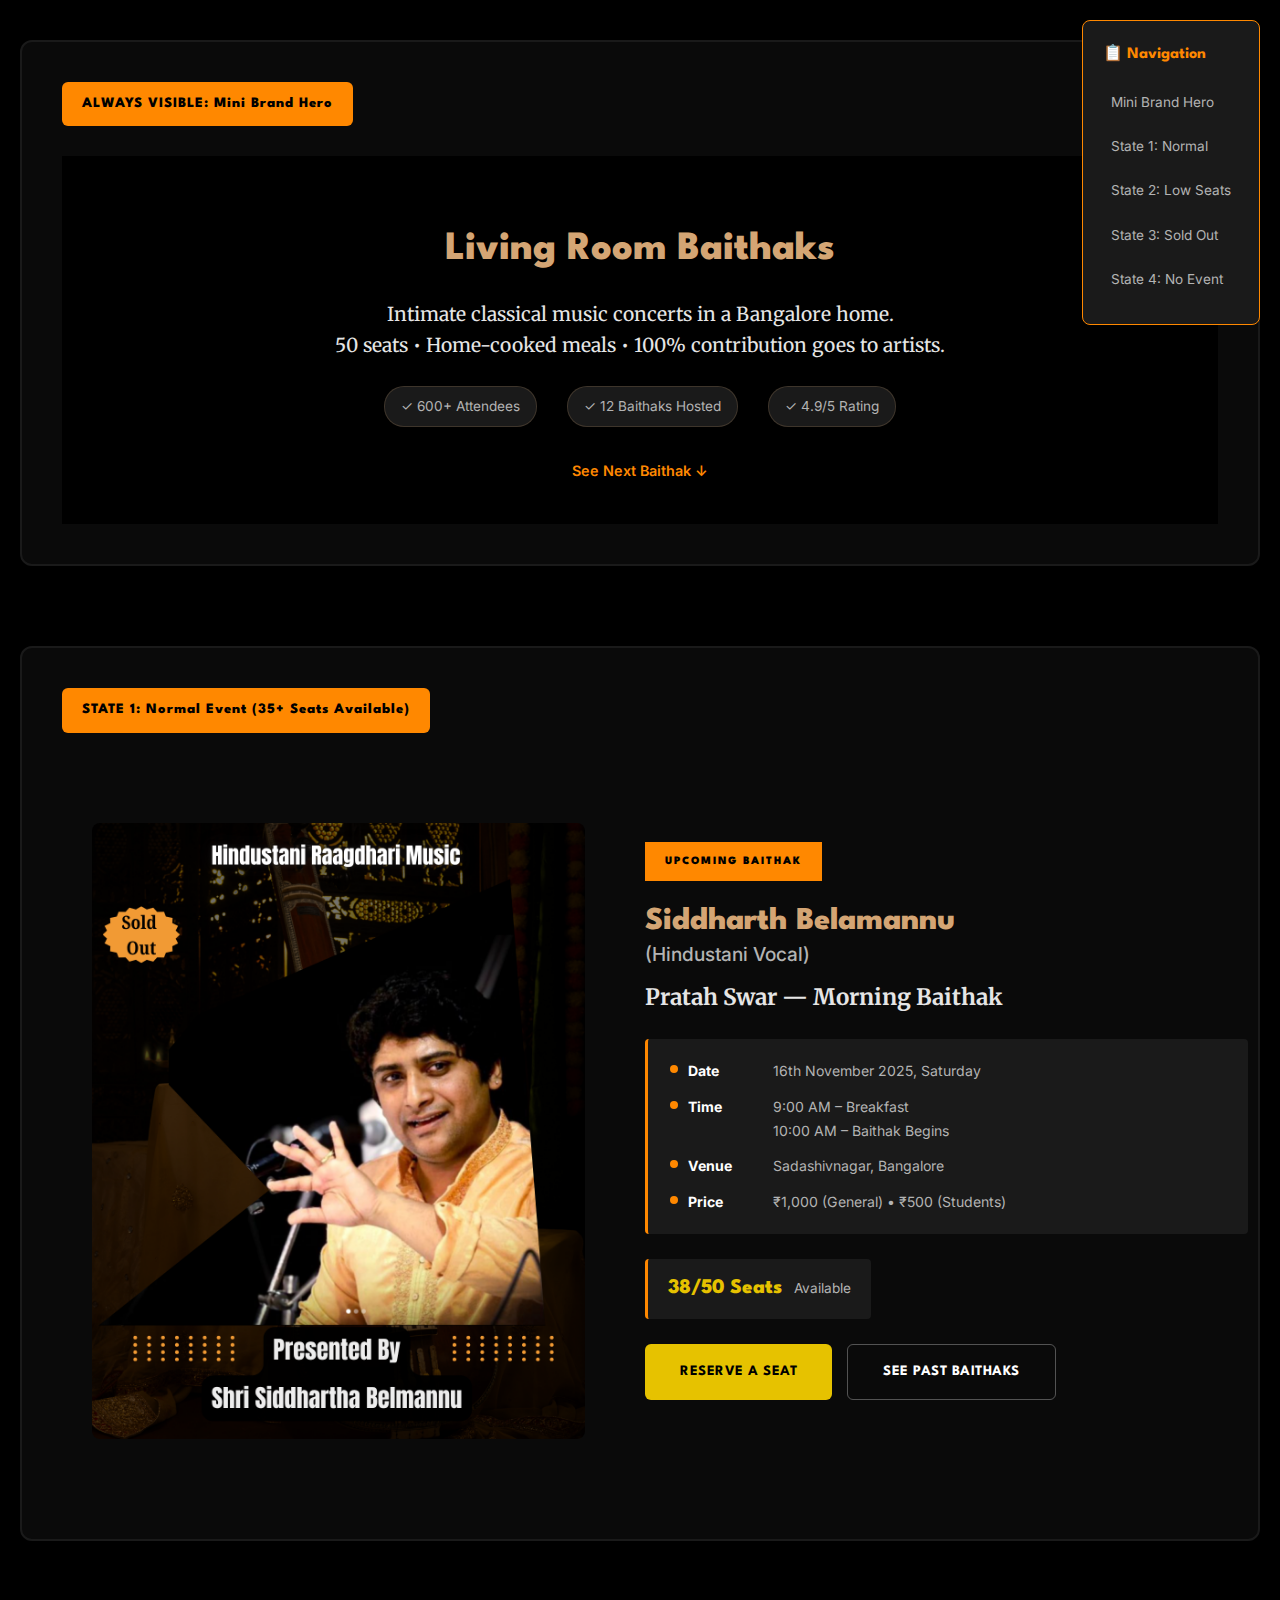
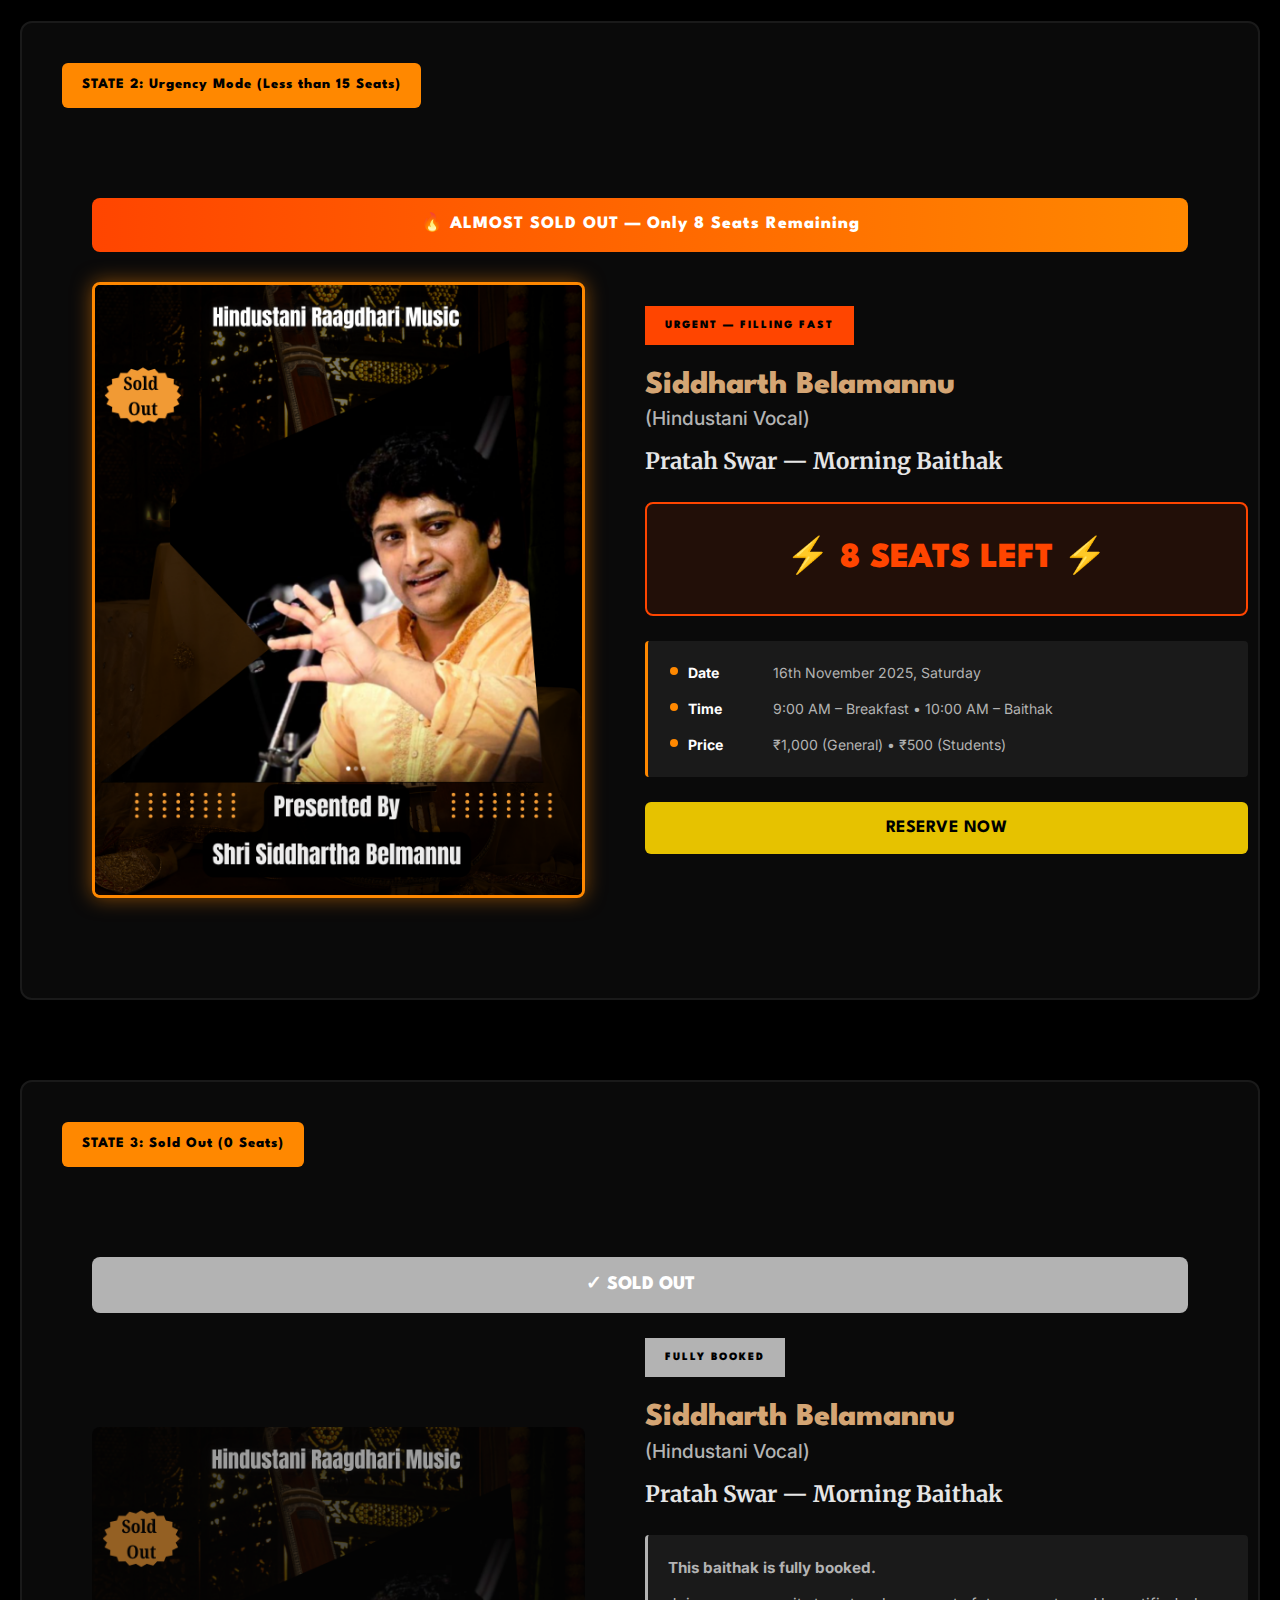
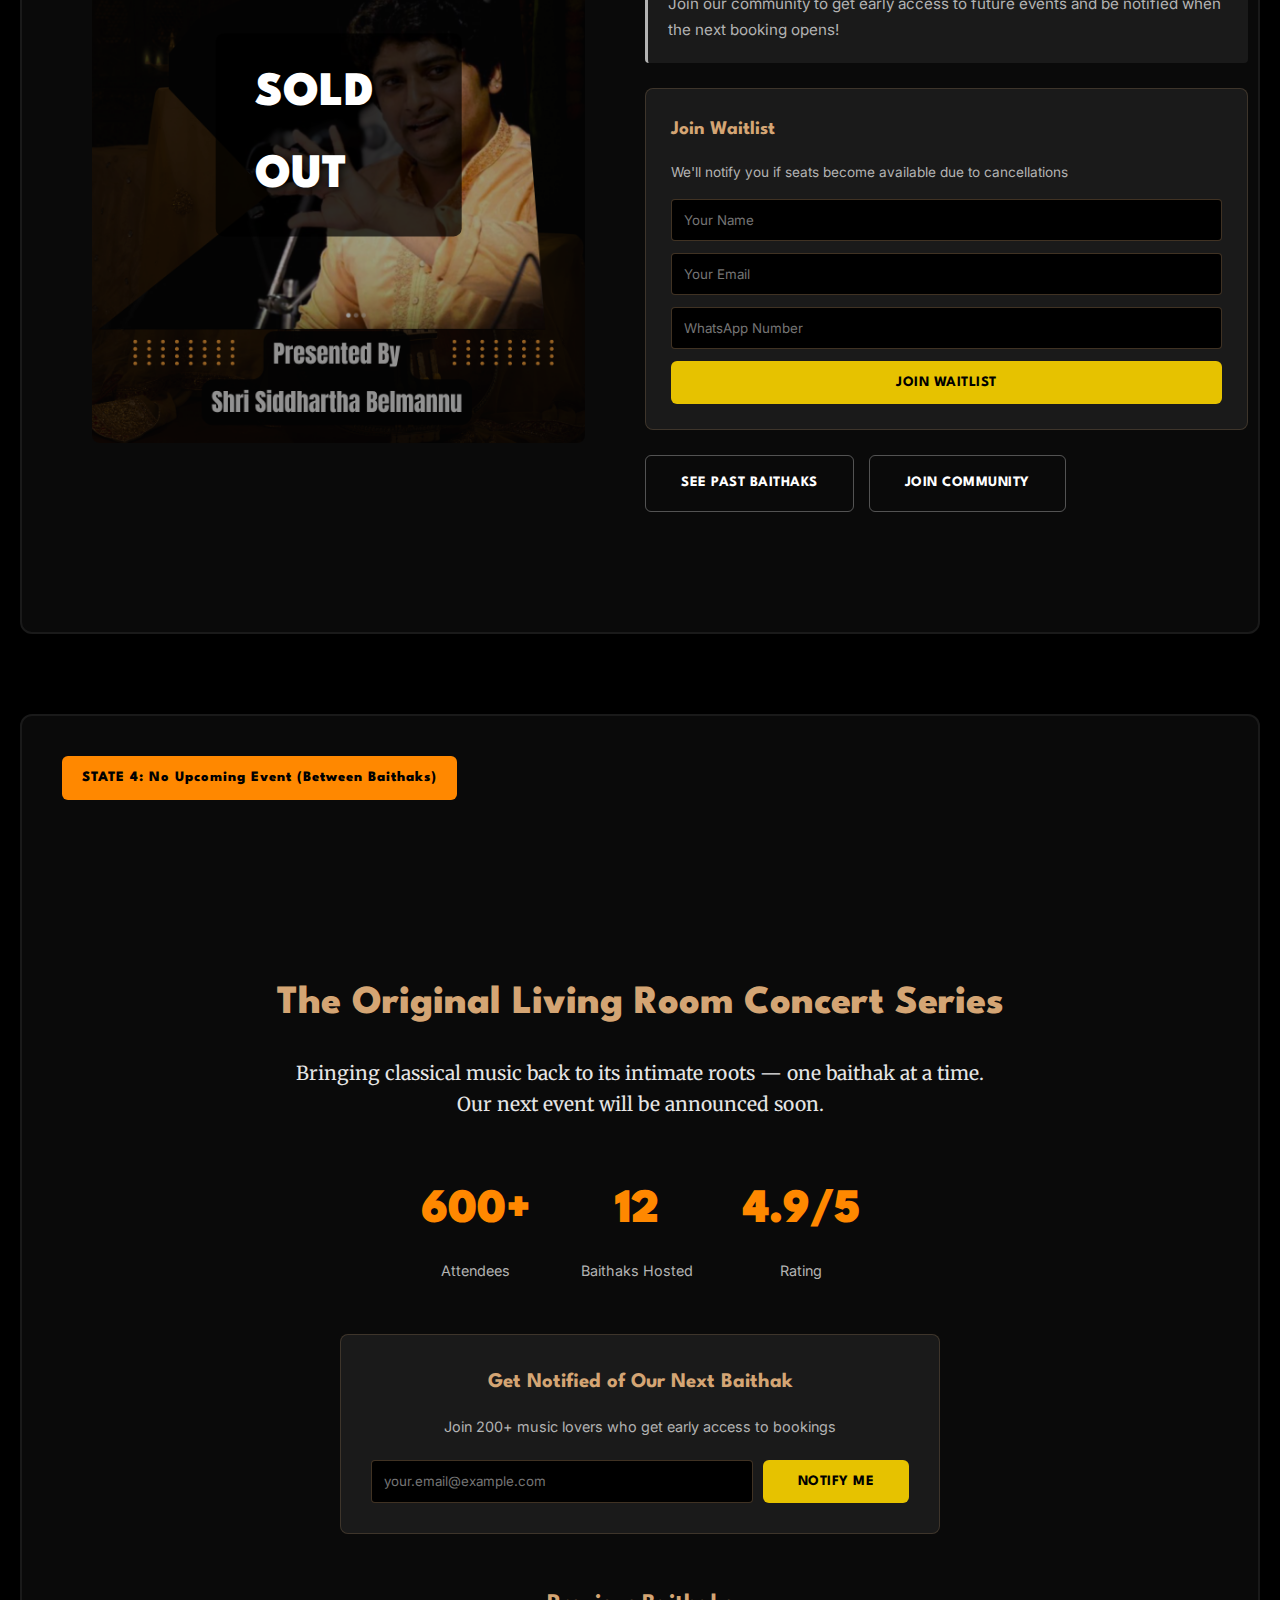
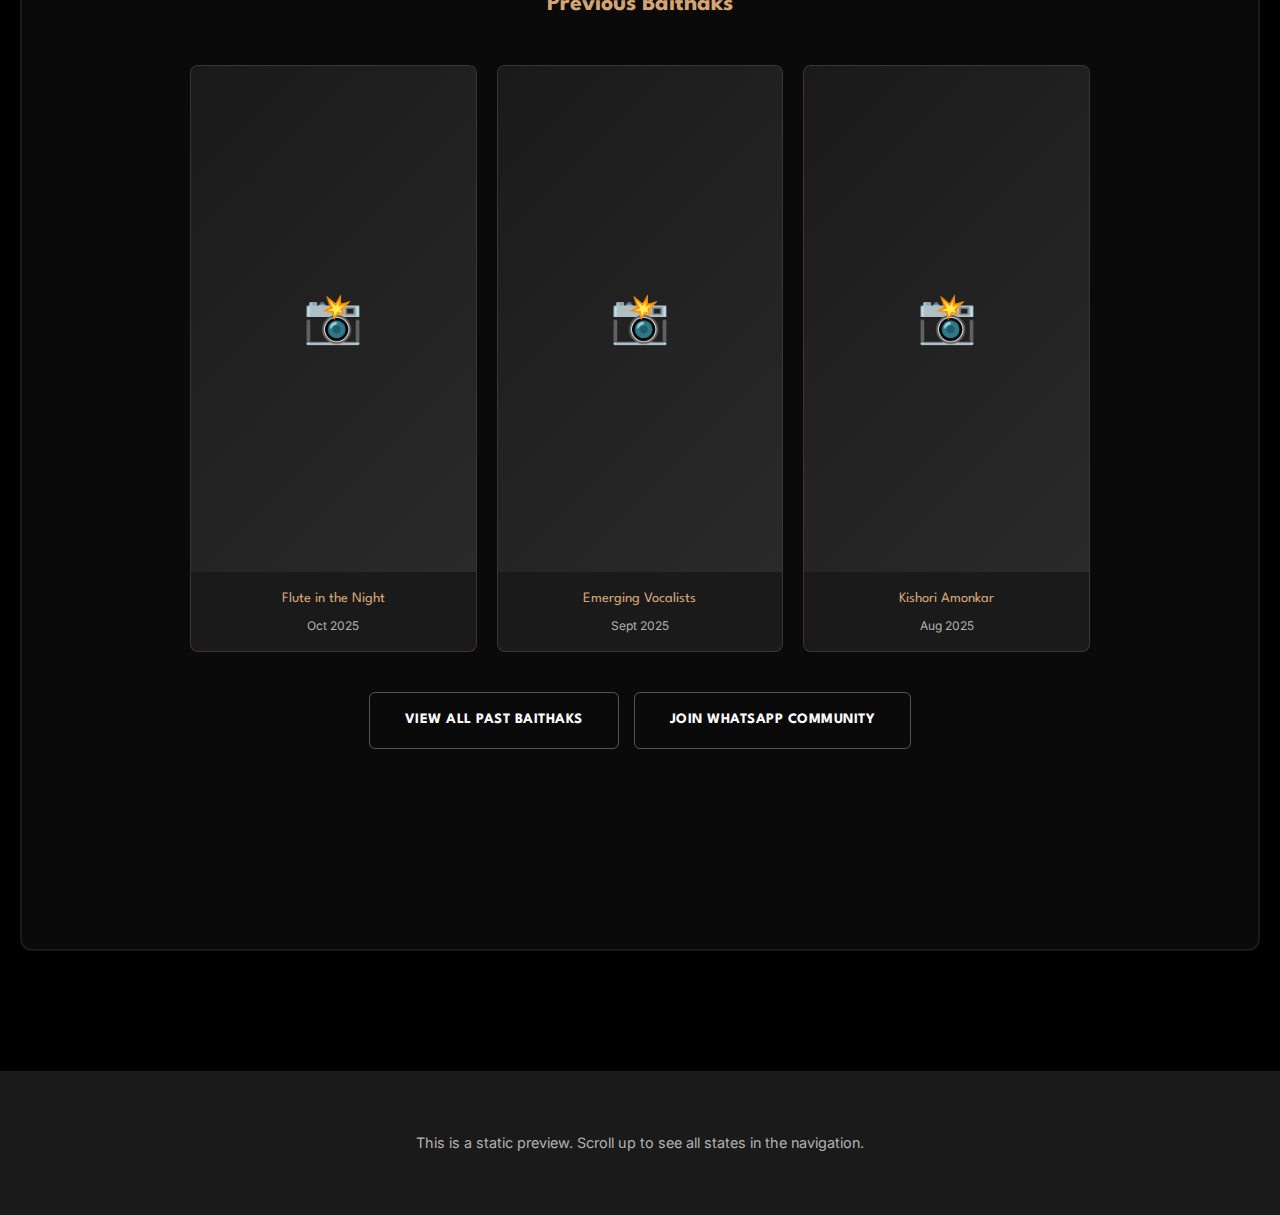
<file: hero-states-preview.html>
<!DOCTYPE html>
<html lang="en">
<head>
<meta charset="UTF-8">
<meta name="viewport" content="width=device-width, initial-scale=1.0">
<title>Living Room Baithaks - Hero States Preview</title>
<link rel="preconnect" href="https://fonts.googleapis.com">
<link rel="preconnect" href="https://fonts.gstatic.com" crossorigin>
<link href="https://fonts.googleapis.com/css2?family=League+Spartan:wght@700;800;900&family=Merriweather:wght@400&family=Inter:wght@400;500;600&display=swap" rel="stylesheet">
<style>
    * {
        margin: 0;
        padding: 0;
        box-sizing: border-box;
    }

    :root {
        --orange: #ff8800;
        --gold-bright: #e6c200;
        --gold-toned: #d4a574;
        --bg-black: #000000;
        --bg-dark: #1a1a1a;
        --text-white: #ffffff;
        --text-light: #e5e5e5;
        --text-gray: #b3b3b3;
        --text-muted: #808080;
    }

    body {
        font-family: 'Merriweather', serif;
        background: var(--bg-black);
        color: var(--text-white);
        line-height: 1.7;
    }

    .preview-container {
        padding: 40px 20px;
        max-width: 1400px;
        margin: 0 auto;
    }

    .preview-nav {
        position: fixed;
        top: 20px;
        right: 20px;
        background: var(--bg-dark);
        padding: 20px;
        border-radius: 8px;
        border: 1px solid var(--orange);
        z-index: 1000;
        max-width: 250px;
    }

    .preview-nav h3 {
        font-family: 'League Spartan', sans-serif;
        color: var(--orange);
        margin-bottom: 15px;
        font-size: 1em;
    }

    .preview-nav a {
        display: block;
        color: var(--text-gray);
        text-decoration: none;
        padding: 8px;
        margin-bottom: 5px;
        font-family: 'Inter', sans-serif;
        font-size: 0.85em;
        border-radius: 4px;
        transition: all 0.3s;
    }

    .preview-nav a:hover {
        background: rgba(255, 136, 0, 0.1);
        color: var(--orange);
    }

    .state-section {
        margin-bottom: 80px;
        border: 2px solid var(--bg-dark);
        border-radius: 12px;
        padding: 40px;
        background: #0a0a0a;
    }

    .state-label {
        background: var(--orange);
        color: var(--bg-black);
        padding: 10px 20px;
        border-radius: 6px;
        font-family: 'League Spartan', sans-serif;
        font-weight: 800;
        display: inline-block;
        margin-bottom: 30px;
        font-size: 0.9em;
        letter-spacing: 1px;
    }

    /* Mini Brand Hero Styles */
    .brand-intro {
        text-align: center;
        padding: 60px 0 40px;
        background: var(--bg-black);
    }

    .brand-intro h1 {
        font-family: 'League Spartan', sans-serif;
        font-size: 2.5em;
        color: var(--gold-toned);
        margin-bottom: 15px;
        font-weight: 800;
    }

    .brand-intro-text {
        font-size: 1.2em;
        color: var(--text-light);
        max-width: 700px;
        margin: 0 auto 25px;
        line-height: 1.6;
    }

    .trust-badges {
        display: flex;
        justify-content: center;
        gap: 30px;
        font-family: 'Inter', sans-serif;
        font-size: 0.85em;
        color: var(--text-gray);
        margin-bottom: 30px;
        flex-wrap: wrap;
    }

    .trust-badges span {
        padding: 8px 16px;
        background: var(--bg-dark);
        border-radius: 20px;
        border: 1px solid rgba(212, 165, 116, 0.2);
    }

    .scroll-indicator {
        color: var(--orange);
        text-decoration: none;
        font-family: 'Inter', sans-serif;
        font-size: 0.9em;
        font-weight: 600;
    }

    /* Hero Grid Styles */
    .hero-section {
        padding: 60px 0;
    }

    .container {
        max-width: 1200px;
        margin: 0 auto;
        padding: 0 30px;
    }

    .hero-grid {
        display: grid;
        grid-template-columns: 45% 55%;
        gap: 60px;
        align-items: center;
    }

    .hero-image {
        width: 100%;
        aspect-ratio: 4/5;
        border-radius: 8px;
        background: var(--bg-dark);
        overflow: hidden;
    }

    .hero-image img {
        width: 100%;
        height: 100%;
        object-fit: cover;
    }

    .hero-label {
        display: inline-block;
        font-family: 'League Spartan', sans-serif;
        font-size: 0.7em;
        text-transform: uppercase;
        letter-spacing: 2px;
        background: var(--orange);
        color: var(--bg-black);
        padding: 10px 20px;
        margin-bottom: 20px;
        font-weight: 900;
    }

    .hero-artists {
        font-family: 'League Spartan', sans-serif;
        font-size: 2em;
        font-weight: 800;
        color: var(--gold-toned);
        margin-bottom: 15px;
        line-height: 1.3;
    }

    .artist-role {
        color: var(--text-gray);
        font-size: 0.6em;
        font-weight: 500;
        font-family: 'Inter', sans-serif;
    }

    .hero-title {
        font-size: 1.4em;
        color: var(--text-light);
        margin-bottom: 25px;
        line-height: 1.4;
    }

    .event-details {
        background: var(--bg-dark);
        border-left: 3px solid var(--orange);
        padding: 20px 22px;
        margin-bottom: 25px;
        border-radius: 4px;
    }

    .detail-row {
        display: flex;
        gap: 10px;
        margin-bottom: 12px;
        font-family: 'Inter', sans-serif;
        font-size: 0.88em;
        color: var(--text-gray);
        align-items: flex-start;
    }

    .detail-row:last-child {
        margin-bottom: 0;
    }

    .icon-dot {
        width: 8px;
        height: 8px;
        background: var(--orange);
        border-radius: 50%;
        min-width: 8px;
        margin-top: 6px;
    }

    .detail-row strong {
        color: var(--text-white);
        min-width: 75px;
    }

    .seats-urgency {
        display: inline-flex;
        align-items: center;
        gap: 12px;
        background: var(--bg-dark);
        border-left: 3px solid var(--orange);
        padding: 12px 20px;
        border-radius: 4px;
        margin-bottom: 25px;
    }

    .seats-count {
        font-family: 'League Spartan', sans-serif;
        font-size: 1.3em;
        font-weight: 800;
        color: var(--gold-bright);
    }

    .seats-text {
        font-family: 'Inter', sans-serif;
        font-size: 0.85em;
        color: var(--text-gray);
    }

    .btn {
        display: inline-flex;
        align-items: center;
        justify-content: center;
        padding: 15px 35px;
        border-radius: 6px;
        font-family: 'League Spartan', sans-serif;
        font-weight: 700;
        font-size: 0.9em;
        text-transform: uppercase;
        letter-spacing: 0.5px;
        text-decoration: none;
        transition: all 0.3s;
        border: none;
        cursor: pointer;
    }

    .btn-primary {
        background: var(--gold-bright);
        color: var(--bg-black);
    }

    .btn-secondary {
        background: transparent;
        color: var(--text-white);
        border: 1.5px solid rgba(255, 255, 255, 0.3);
    }

    .hero-cta-group {
        display: flex;
        gap: 15px;
        margin-bottom: 20px;
    }

    /* URGENCY STATE */
    .urgency-banner {
        background: linear-gradient(90deg, #ff4500, #ff8800);
        color: white;
        text-align: center;
        padding: 12px 20px;
        font-family: 'League Spartan', sans-serif;
        font-weight: 800;
        font-size: 1.1em;
        letter-spacing: 1px;
        margin-bottom: 30px;
        border-radius: 8px;
        animation: pulse 2s infinite;
    }

    @keyframes pulse {
        0%, 100% { opacity: 1; }
        50% { opacity: 0.85; }
    }

    .hero-image.urgent {
        border: 3px solid var(--orange);
        box-shadow: 0 0 20px rgba(255, 136, 0, 0.5);
    }

    .hero-label.urgent {
        background: #ff4500;
    }

    .seats-urgency-large {
        text-align: center;
        background: rgba(255, 69, 0, 0.1);
        padding: 25px;
        border-radius: 8px;
        border: 2px solid #ff4500;
        margin-bottom: 25px;
    }

    .seats-count-urgent {
        font-family: 'League Spartan', sans-serif;
        font-size: 2.2em;
        font-weight: 900;
        color: #ff4500;
        animation: pulse 1.5s infinite;
    }

    /* SOLD OUT STATE */
    .sold-out-badge {
        background: var(--text-gray);
        color: white;
        text-align: center;
        padding: 12px;
        font-family: 'League Spartan', sans-serif;
        font-weight: 800;
        font-size: 1.2em;
        margin-bottom: 25px;
        border-radius: 8px;
    }

    .hero-image.sold-out {
        opacity: 0.6;
        position: relative;
    }

    .sold-out-overlay {
        position: absolute;
        top: 50%;
        left: 50%;
        transform: translate(-50%, -50%);
        font-family: 'League Spartan', sans-serif;
        font-size: 3em;
        font-weight: 900;
        color: white;
        text-shadow: 2px 2px 10px rgba(0, 0, 0, 0.8);
        background: rgba(0, 0, 0, 0.7);
        padding: 20px 40px;
        border-radius: 8px;
    }

    .sold-out-message {
        background: var(--bg-dark);
        border-left: 3px solid var(--text-gray);
        padding: 20px;
        margin: 20px 0;
        border-radius: 4px;
        font-family: 'Inter', sans-serif;
        color: var(--text-gray);
        font-size: 0.95em;
    }

    .waitlist-form {
        background: var(--bg-dark);
        padding: 25px;
        border-radius: 8px;
        margin: 25px 0;
        border: 1px solid rgba(212, 165, 116, 0.2);
    }

    .waitlist-form h3 {
        font-family: 'League Spartan', sans-serif;
        color: var(--gold-toned);
        margin-bottom: 15px;
        font-size: 1.2em;
    }

    .waitlist-form input {
        width: 100%;
        padding: 12px;
        margin-bottom: 12px;
        border: 1px solid rgba(212, 165, 116, 0.3);
        background: var(--bg-black);
        color: var(--text-white);
        border-radius: 4px;
        font-family: 'Inter', sans-serif;
    }

    /* NO EVENT STATE */
    .hero-no-event {
        text-align: center;
        padding: 80px 40px;
    }

    .brand-hero-title {
        font-family: 'League Spartan', sans-serif;
        font-size: 2.5em;
        color: var(--gold-toned);
        margin-bottom: 20px;
        font-weight: 800;
    }

    .brand-hero-description {
        font-size: 1.2em;
        color: var(--text-light);
        margin-bottom: 40px;
        line-height: 1.6;
        max-width: 700px;
        margin-left: auto;
        margin-right: auto;
    }

    .brand-hero-stats {
        display: flex;
        justify-content: center;
        gap: 50px;
        margin: 50px 0;
        flex-wrap: wrap;
    }

    .stat-item {
        text-align: center;
    }

    .stat-number {
        font-family: 'League Spartan', sans-serif;
        font-size: 3em;
        font-weight: 900;
        color: var(--orange);
        margin-bottom: 8px;
    }

    .stat-label {
        font-family: 'Inter', sans-serif;
        font-size: 0.9em;
        color: var(--text-gray);
    }

    .email-signup {
        background: var(--bg-dark);
        padding: 30px;
        border-radius: 8px;
        margin: 40px auto;
        max-width: 600px;
        border: 1px solid rgba(212, 165, 116, 0.2);
    }

    .email-signup h3 {
        font-family: 'League Spartan', sans-serif;
        color: var(--gold-toned);
        margin-bottom: 15px;
        font-size: 1.3em;
    }

    .email-signup form {
        display: flex;
        gap: 10px;
        margin-top: 20px;
    }

    .email-signup input[type="email"] {
        flex: 1;
        padding: 12px;
        border: 1px solid rgba(212, 165, 116, 0.3);
        background: var(--bg-black);
        color: var(--text-white);
        border-radius: 4px;
        font-family: 'Inter', sans-serif;
    }

    .past-baithaks-preview {
        display: grid;
        grid-template-columns: repeat(3, 1fr);
        gap: 20px;
        margin: 40px 0;
        max-width: 900px;
        margin-left: auto;
        margin-right: auto;
    }

    .past-preview-card {
        background: var(--bg-dark);
        border-radius: 8px;
        overflow: hidden;
        border: 1px solid rgba(212, 165, 116, 0.2);
    }

    .past-preview-img {
        width: 100%;
        aspect-ratio: 9/16;
        background: linear-gradient(135deg, #1a1a1a, #2a2a2a);
        display: flex;
        align-items: center;
        justify-content: center;
        color: var(--text-gray);
        font-size: 3em;
    }

    .past-preview-info {
        padding: 15px;
    }

    .past-preview-title {
        font-family: 'League Spartan', sans-serif;
        color: var(--gold-toned);
        font-size: 0.9em;
        margin-bottom: 5px;
    }

    .past-preview-date {
        font-family: 'Inter', sans-serif;
        color: var(--text-gray);
        font-size: 0.75em;
    }

    /* Mobile Responsive */
    @media (max-width: 968px) {
        .preview-nav {
            position: static;
            margin-bottom: 40px;
        }

        .hero-grid {
            grid-template-columns: 1fr;
            gap: 30px;
        }

        .brand-hero-stats {
            gap: 30px;
        }

        .stat-number {
            font-size: 2em;
        }

        .past-baithaks-preview {
            grid-template-columns: 1fr;
        }

        .email-signup form {
            flex-direction: column;
        }
    }
</style>
</head>
<body>

<div class="preview-nav">
    <h3>📋 Navigation</h3>
    <a href="#state-brand">Mini Brand Hero</a>
    <a href="#state-normal">State 1: Normal</a>
    <a href="#state-urgency">State 2: Low Seats</a>
    <a href="#state-soldout">State 3: Sold Out</a>
    <a href="#state-noevent">State 4: No Event</a>
</div>

<div class="preview-container">

    <!-- ============================================ -->
    <!-- MINI BRAND HERO (Always shows first) -->
    <!-- ============================================ -->
    <div class="state-section" id="state-brand">
        <div class="state-label">ALWAYS VISIBLE: Mini Brand Hero</div>

        <div class="brand-intro">
            <h1>Living Room Baithaks</h1>
            <p class="brand-intro-text">
                Intimate classical music concerts in a Bangalore home.<br>
                50 seats • Home-cooked meals • 100% contribution goes to artists.
            </p>
            <div class="trust-badges">
                <span>✓ 600+ Attendees</span>
                <span>✓ 12 Baithaks Hosted</span>
                <span>✓ 4.9/5 Rating</span>
            </div>
            <a href="#" class="scroll-indicator">See Next Baithak ↓</a>
        </div>
    </div>

    <!-- ============================================ -->
    <!-- STATE 1: NORMAL EVENT (Plenty of seats) -->
    <!-- ============================================ -->
    <div class="state-section" id="state-normal">
        <div class="state-label">STATE 1: Normal Event (35+ Seats Available)</div>

        <div class="hero-section">
            <div class="container">
                <div class="hero-grid">
                    <div>
                        <div class="hero-image">
                            <img src="./Images/Baithaks/CONC004_hero.jpg" alt="Siddharth Belamannu"
                                 onerror="this.style.background='linear-gradient(135deg, #1a1a1a, #2a2a2a)'; this.style.display='flex'; this.style.alignItems='center'; this.style.justifyContent='center'; this.innerHTML='🎵';">
                        </div>
                    </div>

                    <div>
                        <div class="hero-label">UPCOMING BAITHAK</div>

                        <div class="hero-artists">
                            Siddharth Belamannu
                            <div class="artist-role">(Hindustani Vocal)</div>
                        </div>

                        <h1 class="hero-title">
                            Pratah Swar — Morning Baithak
                        </h1>

                        <div class="event-details">
                            <div class="detail-row">
                                <div class="icon-dot"></div>
                                <strong>Date</strong>
                                <span>16th November 2025, Saturday</span>
                            </div>
                            <div class="detail-row">
                                <div class="icon-dot"></div>
                                <strong>Time</strong>
                                <span>9:00 AM – Breakfast<br>10:00 AM – Baithak Begins</span>
                            </div>
                            <div class="detail-row">
                                <div class="icon-dot"></div>
                                <strong>Venue</strong>
                                <span>Sadashivnagar, Bangalore</span>
                            </div>
                            <div class="detail-row">
                                <div class="icon-dot"></div>
                                <strong>Price</strong>
                                <span>₹1,000 (General) • ₹500 (Students)</span>
                            </div>
                        </div>

                        <div class="seats-urgency">
                            <div class="seats-count">38/50 Seats</div>
                            <div class="seats-text">Available</div>
                        </div>

                        <div class="hero-cta-group">
                            <button class="btn btn-primary">Reserve a Seat</button>
                            <a href="#past-events" class="btn btn-secondary">See Past Baithaks</a>
                        </div>
                    </div>
                </div>
            </div>
        </div>
    </div>

    <!-- ============================================ -->
    <!-- STATE 2: URGENCY (Low seats <15) -->
    <!-- ============================================ -->
    <div class="state-section" id="state-urgency">
        <div class="state-label">STATE 2: Urgency Mode (Less than 15 Seats)</div>

        <div class="hero-section">
            <div class="container">
                <div class="urgency-banner">
                    🔥 ALMOST SOLD OUT — Only 8 Seats Remaining
                </div>

                <div class="hero-grid">
                    <div>
                        <div class="hero-image urgent">
                            <img src="./Images/Baithaks/CONC004_hero.jpg" alt="Siddharth Belamannu"
                                 onerror="this.style.background='linear-gradient(135deg, #1a1a1a, #2a2a2a)'; this.style.display='flex'; this.style.alignItems='center'; this.style.justifyContent='center'; this.innerHTML='🎵';">
                        </div>
                    </div>

                    <div>
                        <div class="hero-label urgent">URGENT — FILLING FAST</div>

                        <div class="hero-artists">
                            Siddharth Belamannu
                            <div class="artist-role">(Hindustani Vocal)</div>
                        </div>

                        <h1 class="hero-title">
                            Pratah Swar — Morning Baithak
                        </h1>

                        <div class="seats-urgency-large">
                            <div class="seats-count-urgent">⚡ 8 SEATS LEFT ⚡</div>
                        </div>

                        <div class="event-details">
                            <div class="detail-row">
                                <div class="icon-dot"></div>
                                <strong>Date</strong>
                                <span>16th November 2025, Saturday</span>
                            </div>
                            <div class="detail-row">
                                <div class="icon-dot"></div>
                                <strong>Time</strong>
                                <span>9:00 AM – Breakfast • 10:00 AM – Baithak</span>
                            </div>
                            <div class="detail-row">
                                <div class="icon-dot"></div>
                                <strong>Price</strong>
                                <span>₹1,000 (General) • ₹500 (Students)</span>
                            </div>
                        </div>

                        <div class="hero-cta-group">
                            <button class="btn btn-primary" style="width: 100%; font-size: 1.1em; padding: 18px;">
                                RESERVE NOW
                            </button>
                        </div>
                    </div>
                </div>
            </div>
        </div>
    </div>

    <!-- ============================================ -->
    <!-- STATE 3: SOLD OUT -->
    <!-- ============================================ -->
    <div class="state-section" id="state-soldout">
        <div class="state-label">STATE 3: Sold Out (0 Seats)</div>

        <div class="hero-section">
            <div class="container">
                <div class="sold-out-badge">✓ SOLD OUT</div>

                <div class="hero-grid">
                    <div style="position: relative;">
                        <div class="hero-image sold-out">
                            <img src="./Images/Baithaks/CONC004_hero.jpg" alt="Siddharth Belamannu"
                                 onerror="this.style.background='linear-gradient(135deg, #1a1a1a, #2a2a2a)'; this.style.display='flex'; this.style.alignItems='center'; this.style.justifyContent='center'; this.innerHTML='🎵';">
                        </div>
                        <div class="sold-out-overlay">SOLD OUT</div>
                    </div>

                    <div>
                        <div class="hero-label" style="background: var(--text-gray);">FULLY BOOKED</div>

                        <div class="hero-artists">
                            Siddharth Belamannu
                            <div class="artist-role">(Hindustani Vocal)</div>
                        </div>

                        <h1 class="hero-title">
                            Pratah Swar — Morning Baithak
                        </h1>

                        <div class="sold-out-message">
                            <p><strong>This baithak is fully booked.</strong></p>
                            <p style="margin-top: 10px;">Join our community to get early access to future events and be notified when the next booking opens!</p>
                        </div>

                        <div class="waitlist-form">
                            <h3>Join Waitlist</h3>
                            <p style="font-family: 'Inter', sans-serif; font-size: 0.85em; color: var(--text-gray); margin-bottom: 15px;">
                                We'll notify you if seats become available due to cancellations
                            </p>
                            <input type="text" placeholder="Your Name" required>
                            <input type="email" placeholder="Your Email" required>
                            <input type="tel" placeholder="WhatsApp Number" required>
                            <button class="btn btn-primary" style="width: 100%;">Join Waitlist</button>
                        </div>

                        <div class="hero-cta-group">
                            <a href="#past-events" class="btn btn-secondary">See Past Baithaks</a>
                            <a href="https://wa.me/919880803110" class="btn btn-secondary" target="_blank">Join Community</a>
                        </div>
                    </div>
                </div>
            </div>
        </div>
    </div>

    <!-- ============================================ -->
    <!-- STATE 4: NO UPCOMING EVENT -->
    <!-- ============================================ -->
    <div class="state-section" id="state-noevent">
        <div class="state-label">STATE 4: No Upcoming Event (Between Baithaks)</div>

        <div class="hero-section">
            <div class="container">
                <div class="hero-no-event">
                    <h2 class="brand-hero-title">The Original Living Room Concert Series</h2>
                    <p class="brand-hero-description">
                        Bringing classical music back to its intimate roots — one baithak at a time.<br>
                        Our next event will be announced soon.
                    </p>

                    <div class="brand-hero-stats">
                        <div class="stat-item">
                            <div class="stat-number">600+</div>
                            <div class="stat-label">Attendees</div>
                        </div>
                        <div class="stat-item">
                            <div class="stat-number">12</div>
                            <div class="stat-label">Baithaks Hosted</div>
                        </div>
                        <div class="stat-item">
                            <div class="stat-number">4.9/5</div>
                            <div class="stat-label">Rating</div>
                        </div>
                    </div>

                    <div class="email-signup">
                        <h3>Get Notified of Our Next Baithak</h3>
                        <p style="font-family: 'Inter', sans-serif; font-size: 0.9em; color: var(--text-gray); margin-bottom: 5px;">
                            Join 200+ music lovers who get early access to bookings
                        </p>
                        <form>
                            <input type="email" placeholder="your.email@example.com" required>
                            <button type="submit" class="btn btn-primary">Notify Me</button>
                        </form>
                    </div>

                    <h3 style="font-family: 'League Spartan', sans-serif; color: var(--gold-toned); margin: 50px 0 30px; font-size: 1.5em;">
                        Previous Baithaks
                    </h3>

                    <div class="past-baithaks-preview">
                        <div class="past-preview-card">
                            <div class="past-preview-img">📸</div>
                            <div class="past-preview-info">
                                <div class="past-preview-title">Flute in the Night</div>
                                <div class="past-preview-date">Oct 2025</div>
                            </div>
                        </div>
                        <div class="past-preview-card">
                            <div class="past-preview-img">📸</div>
                            <div class="past-preview-info">
                                <div class="past-preview-title">Emerging Vocalists</div>
                                <div class="past-preview-date">Sept 2025</div>
                            </div>
                        </div>
                        <div class="past-preview-card">
                            <div class="past-preview-img">📸</div>
                            <div class="past-preview-info">
                                <div class="past-preview-title">Kishori Amonkar</div>
                                <div class="past-preview-date">Aug 2025</div>
                            </div>
                        </div>
                    </div>

                    <div class="hero-cta-group" style="justify-content: center; margin-top: 30px;">
                        <a href="#past-events" class="btn btn-secondary">View All Past Baithaks</a>
                        <a href="https://wa.me/919880803110" class="btn btn-secondary" target="_blank">Join WhatsApp Community</a>
                    </div>
                </div>
            </div>
        </div>
    </div>

</div>

<div style="text-align: center; padding: 60px 20px; background: var(--bg-dark);">
    <p style="font-family: 'Inter', sans-serif; color: var(--text-gray); font-size: 0.9em;">
        This is a static preview. Scroll up to see all states in the navigation.
    </p>
</div>

</body>
</html>
</file>
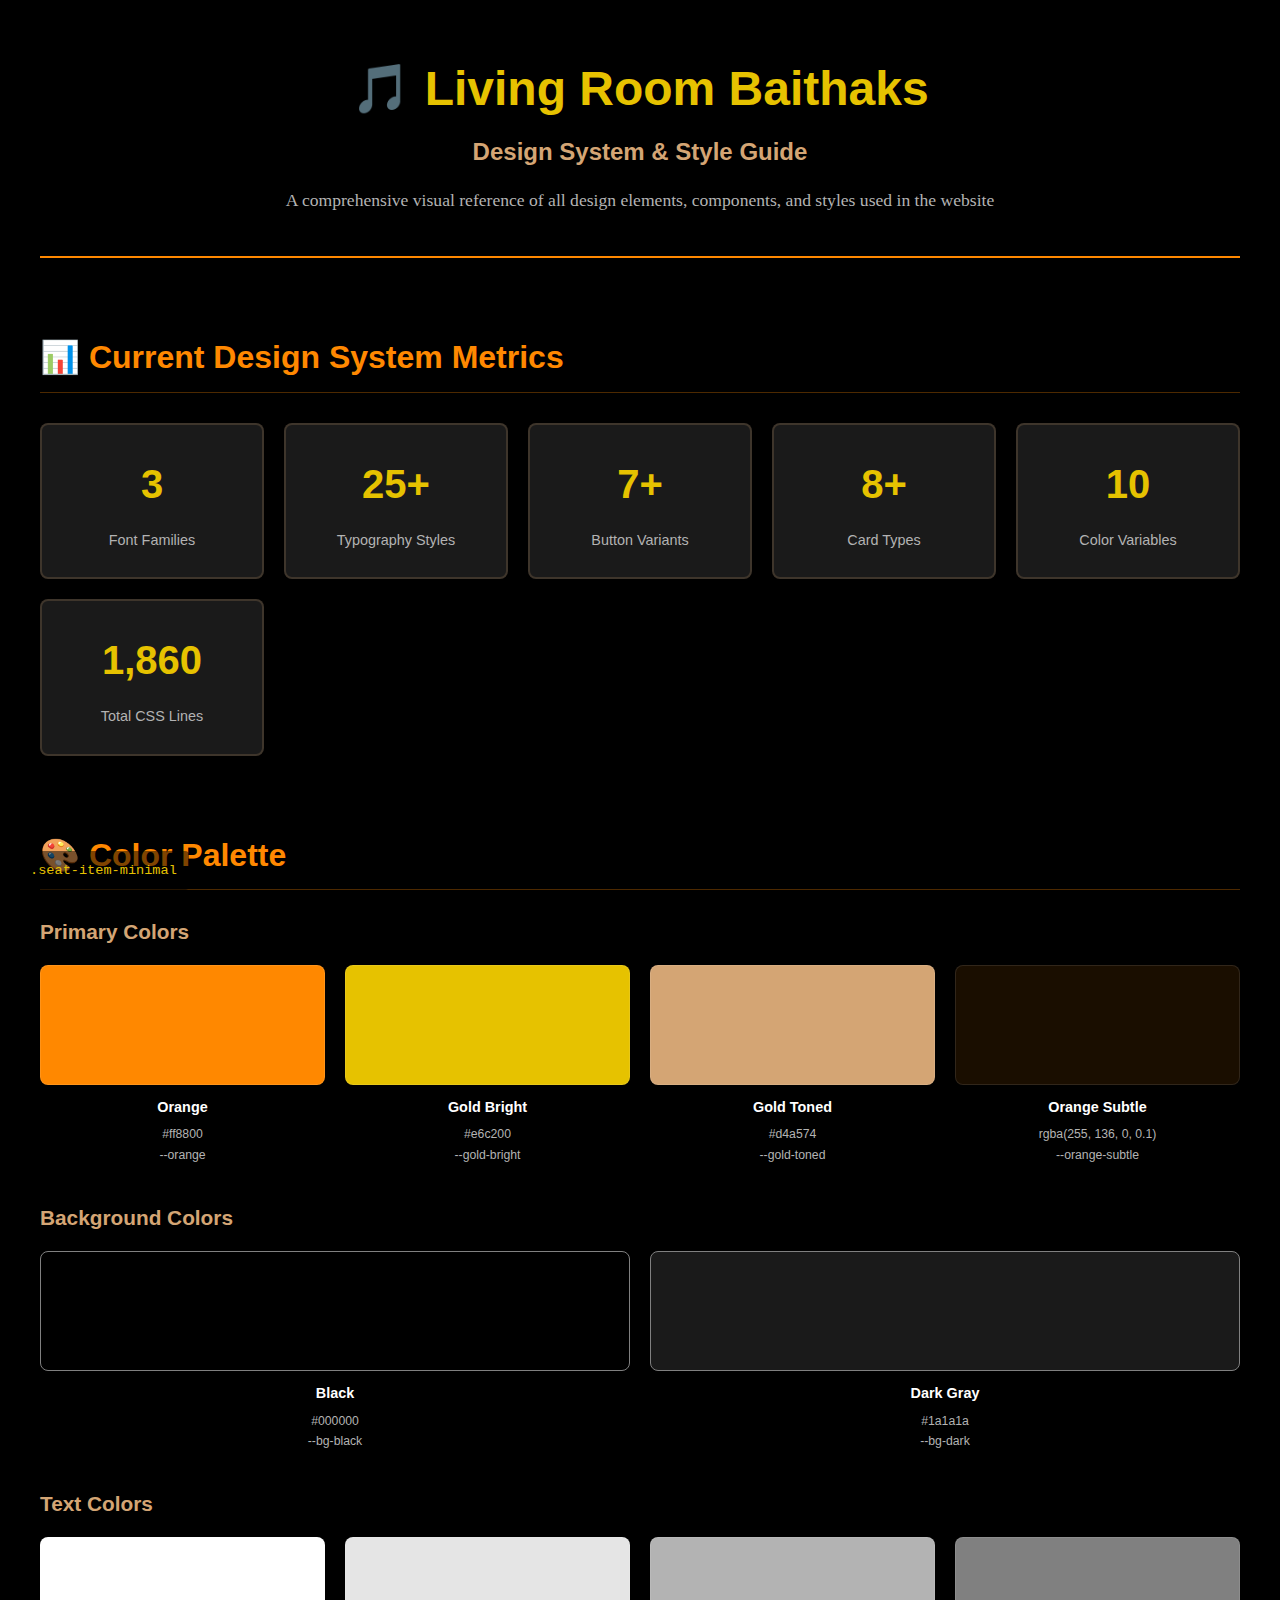
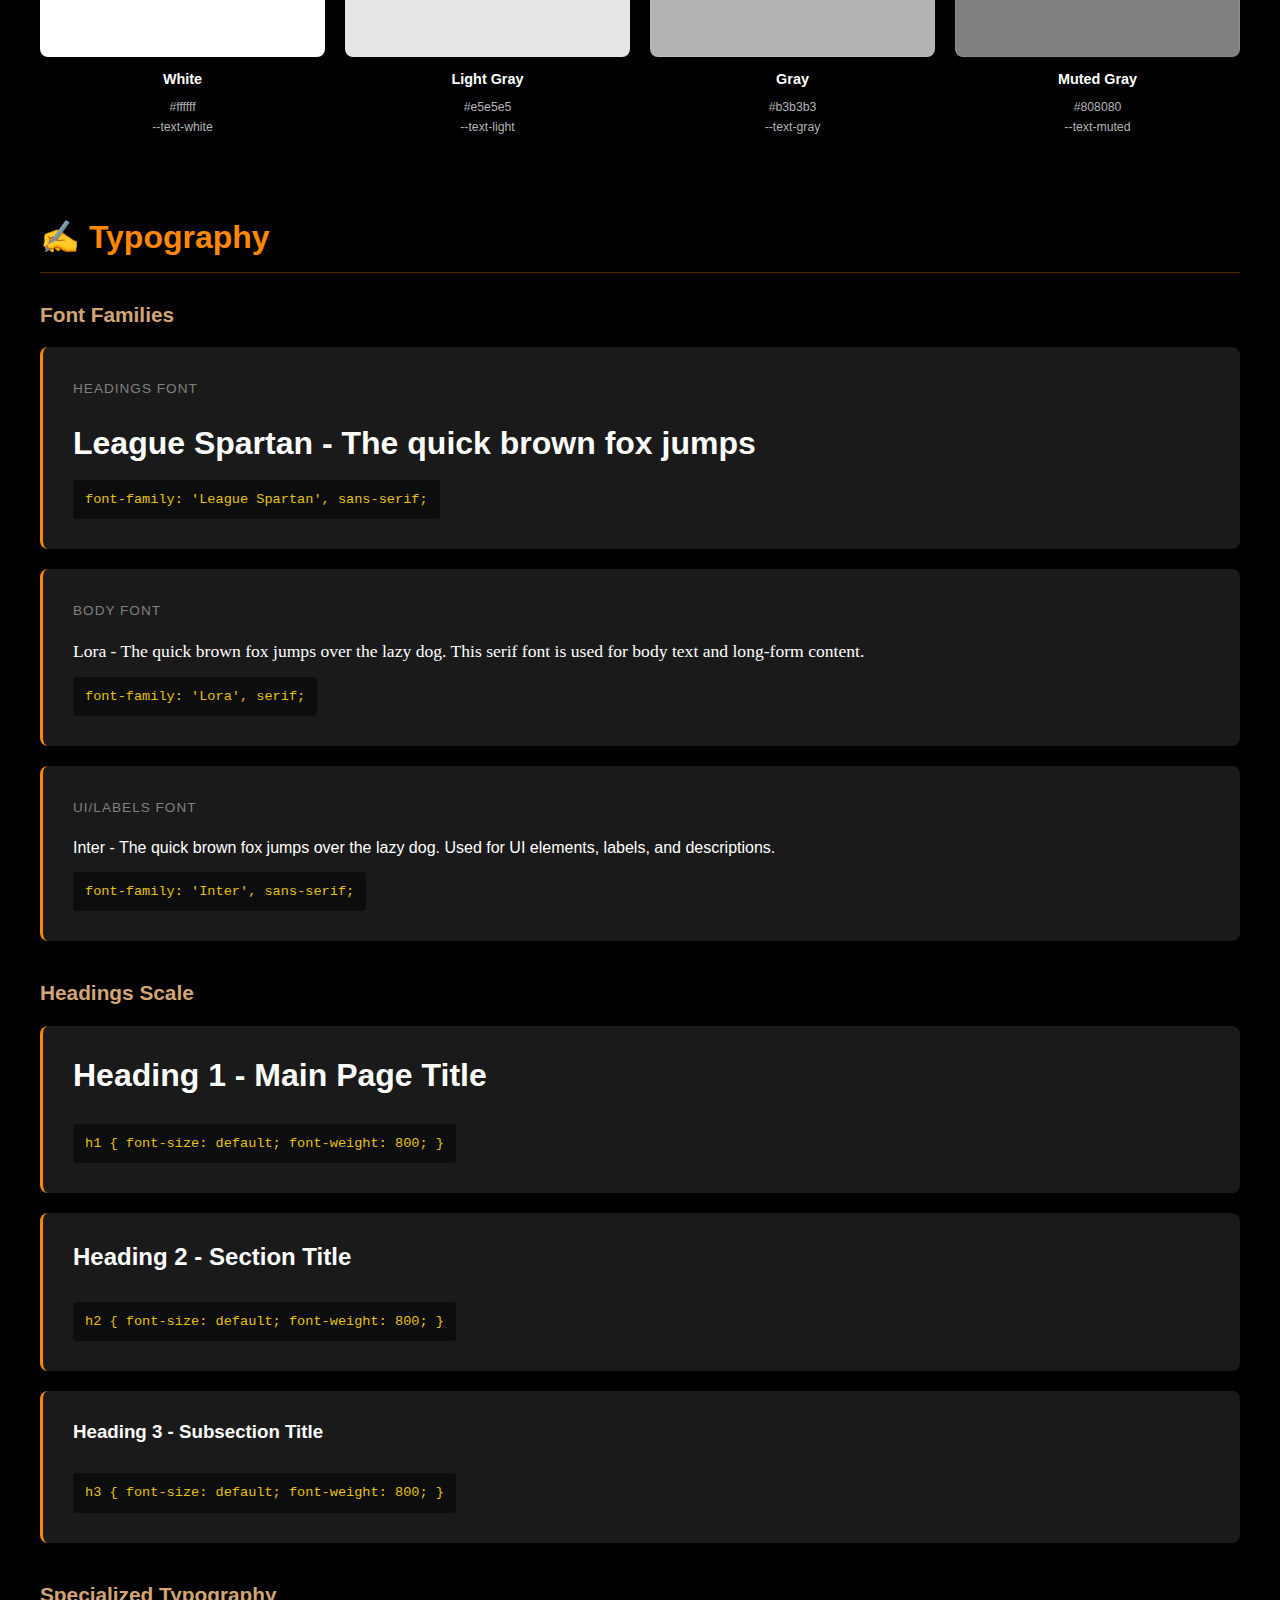
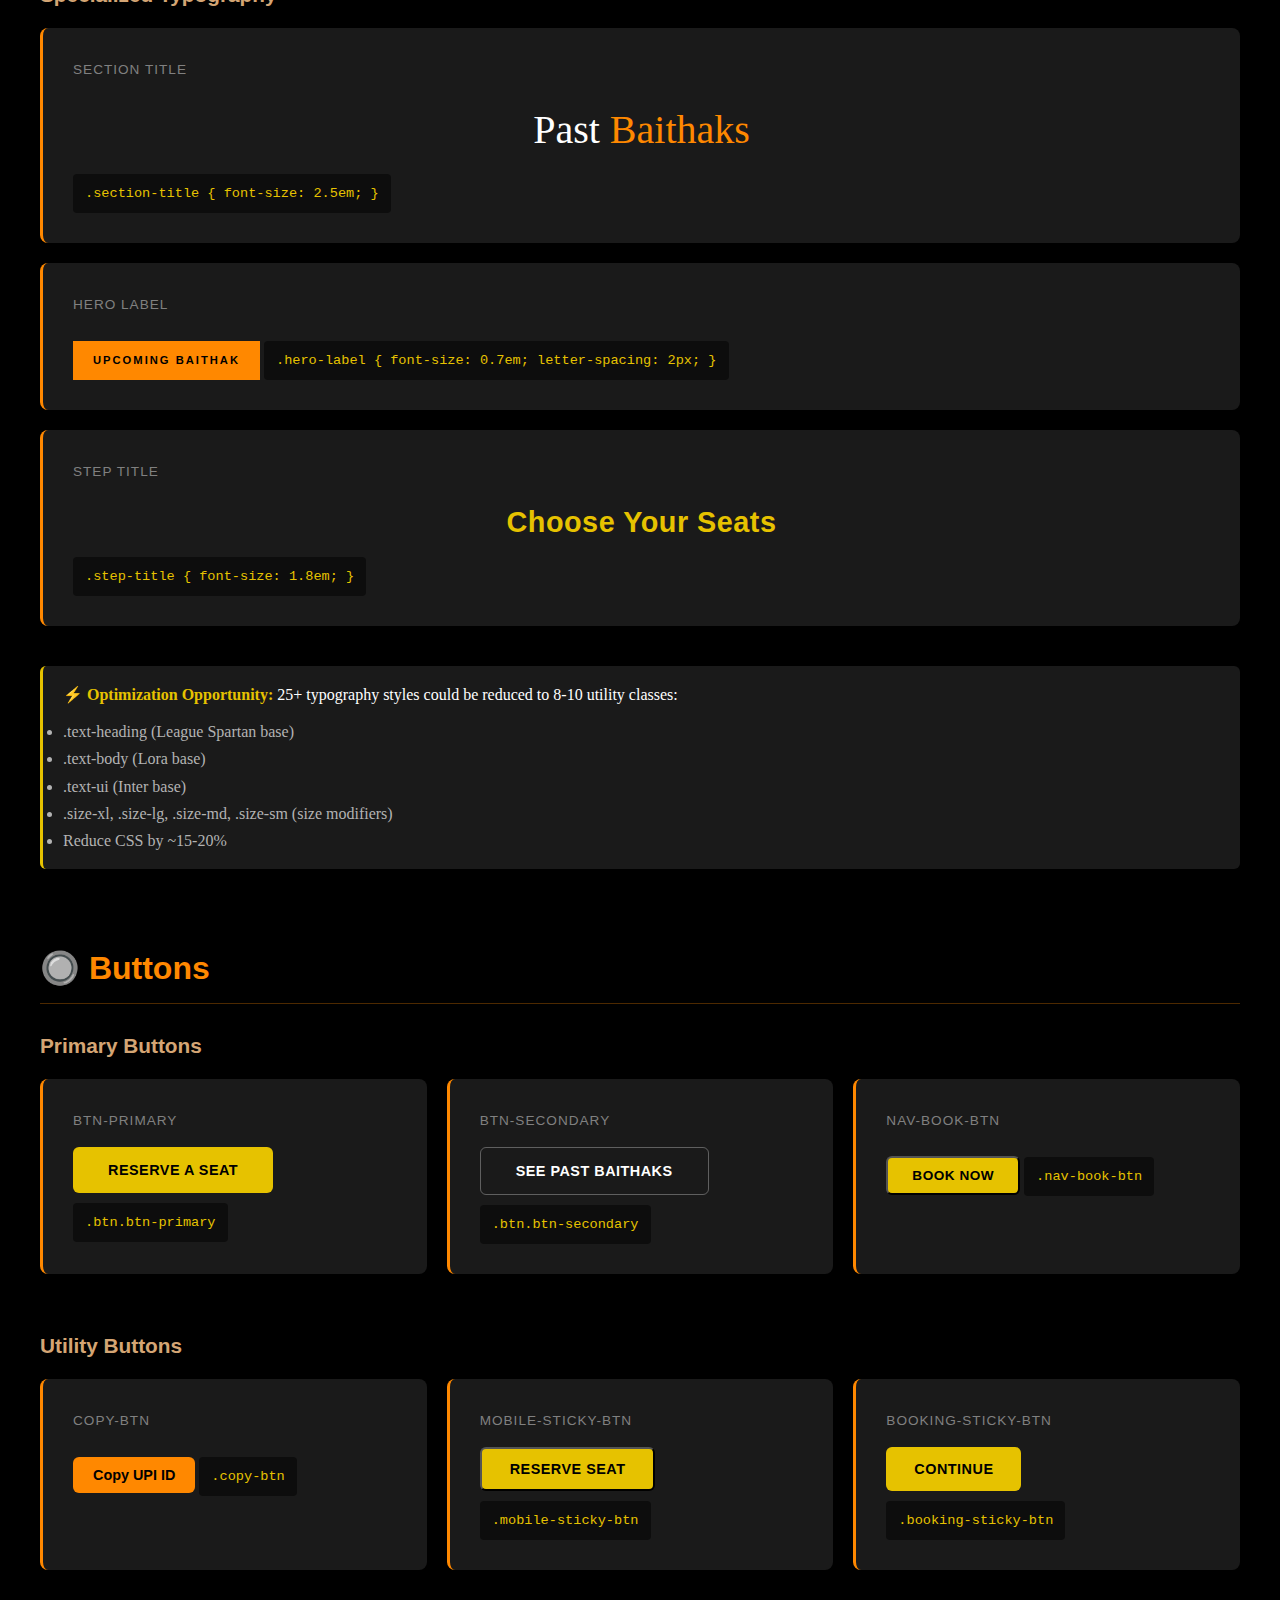
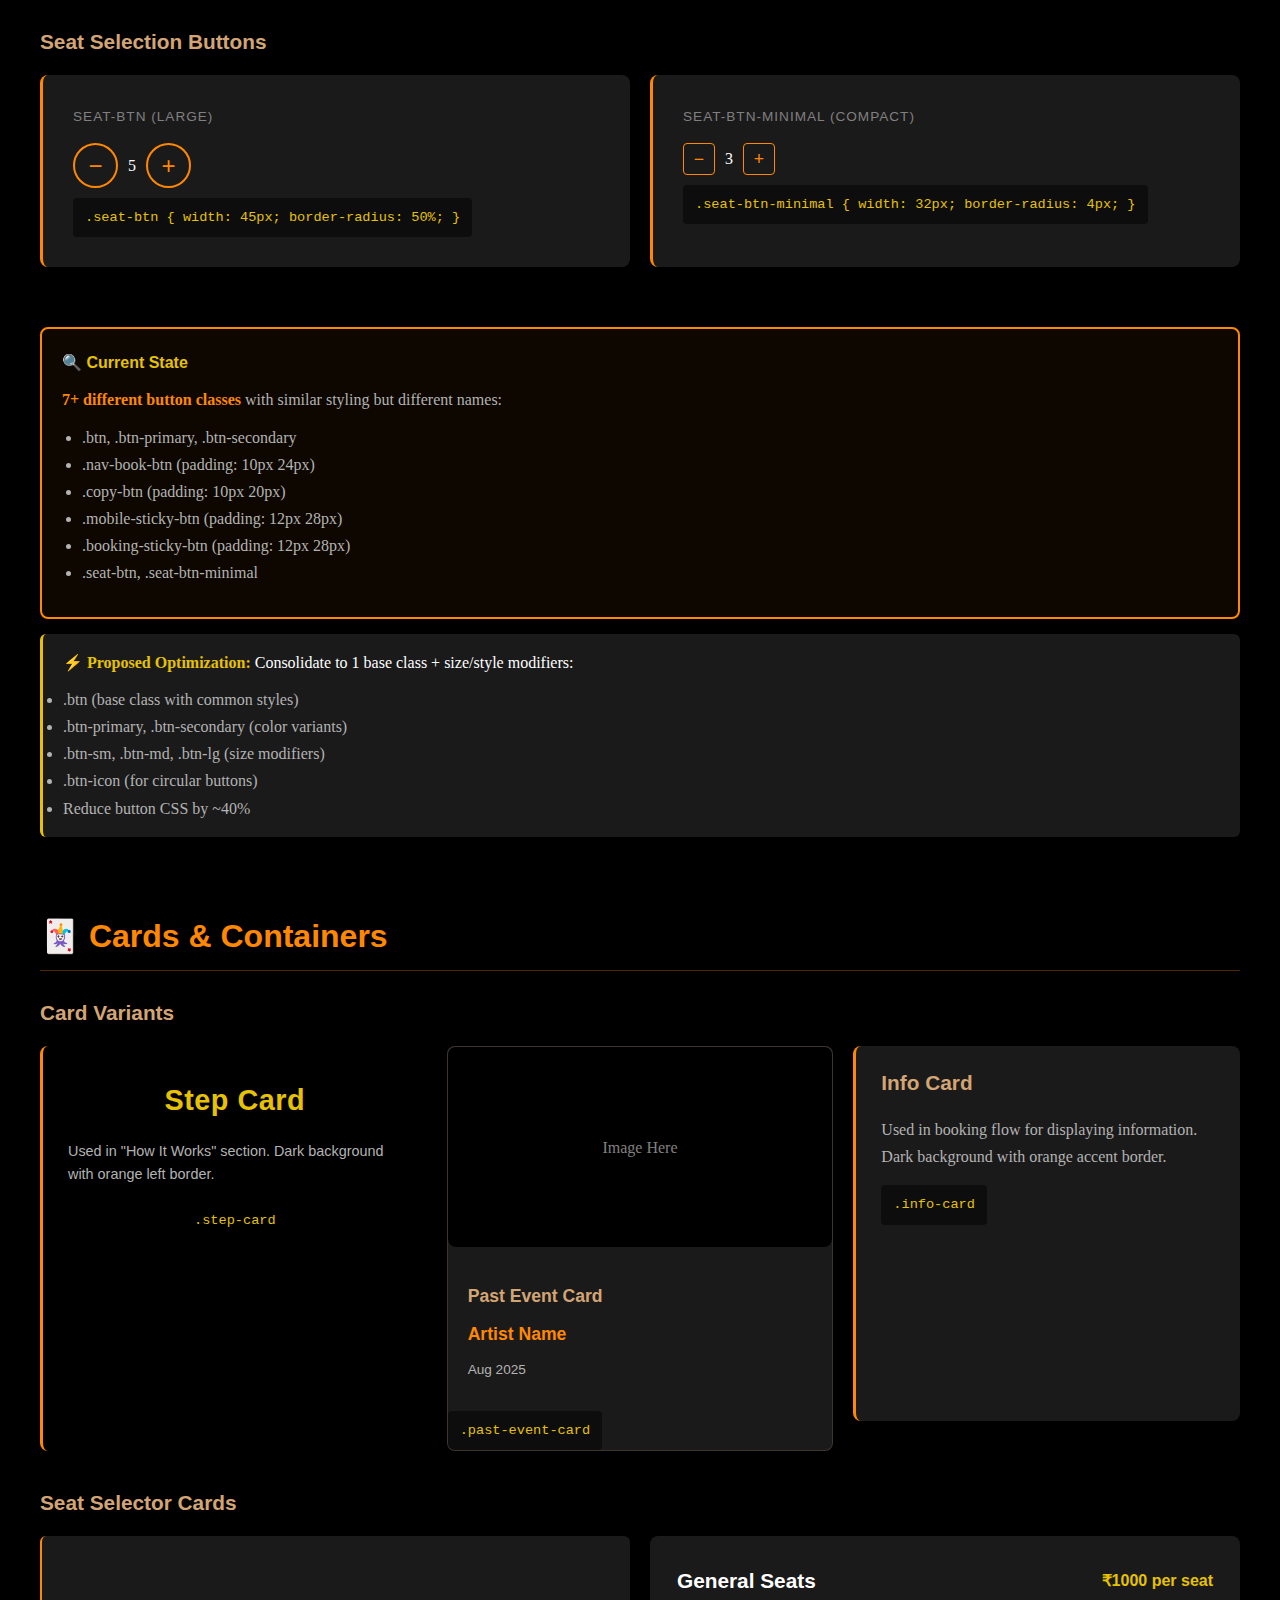
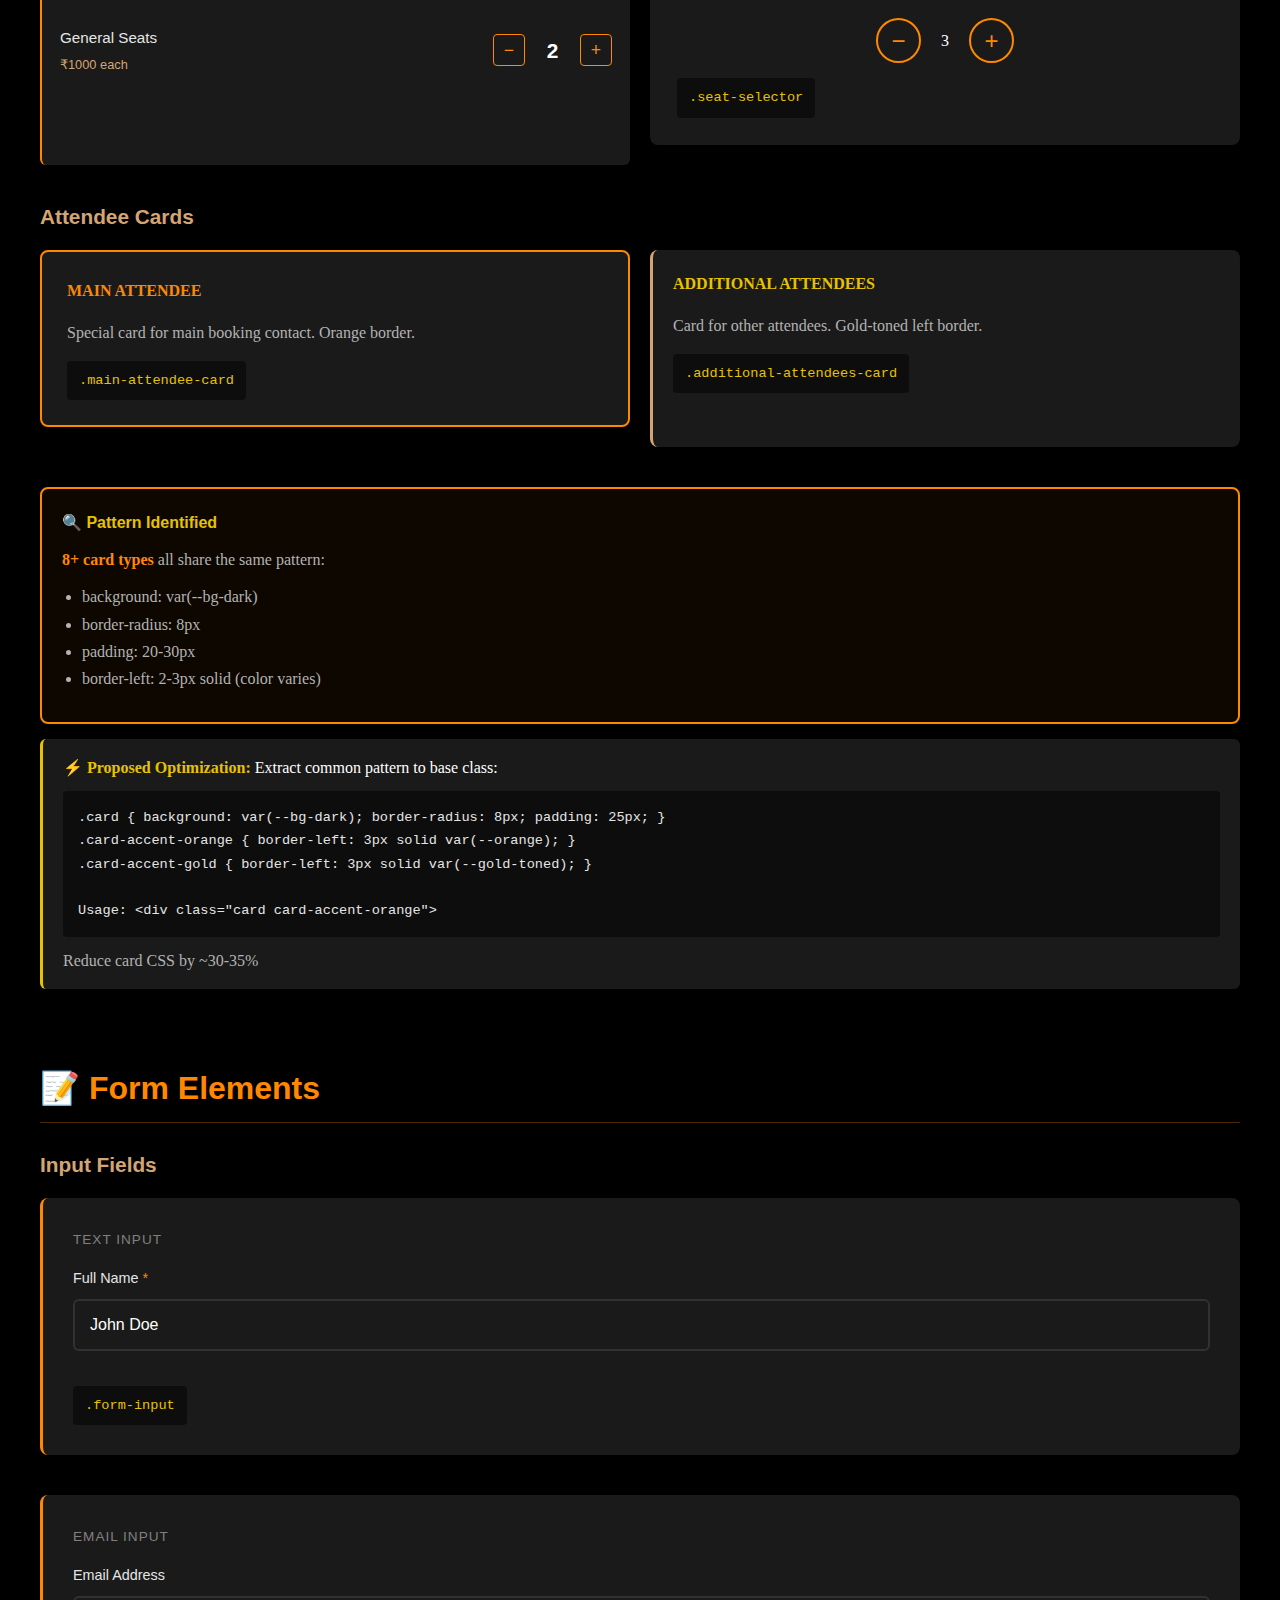
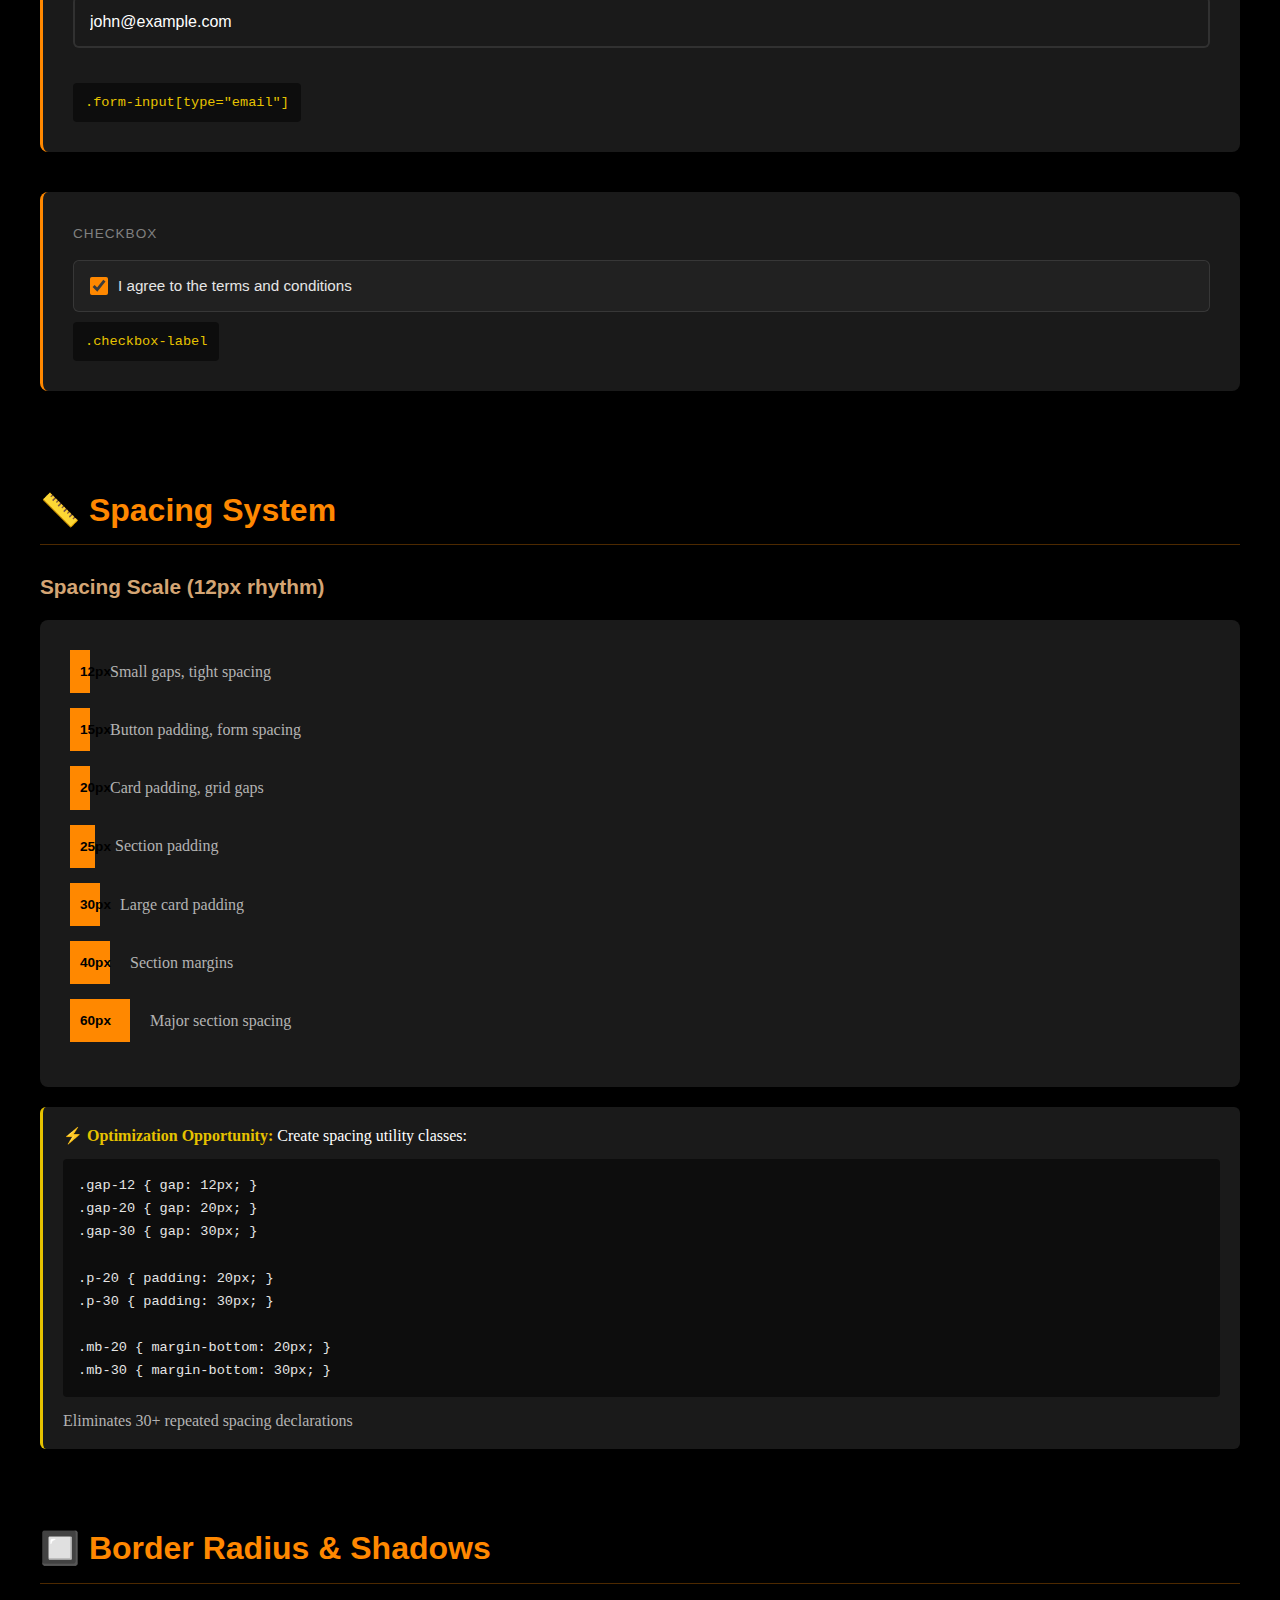
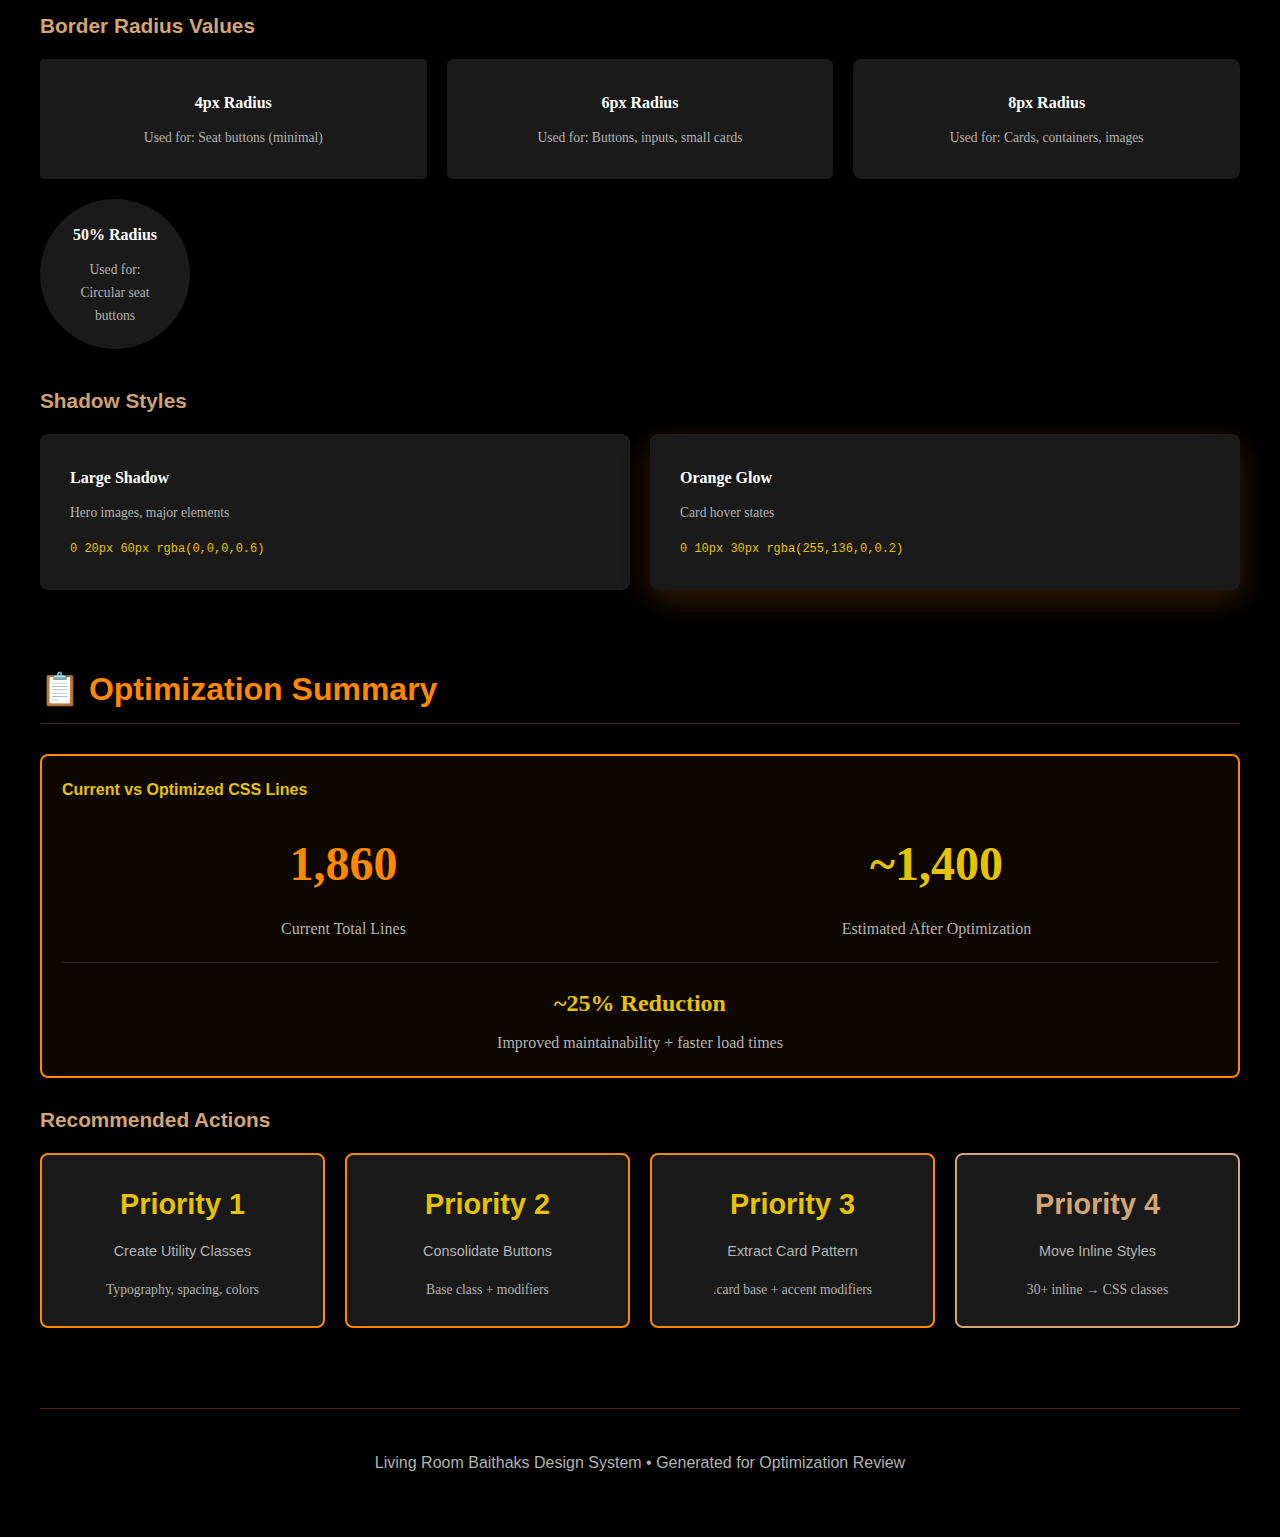
<file: style-guide.html>
<!DOCTYPE html>
<html lang="en">
<head>
    <meta charset="UTF-8">
    <meta name="viewport" content="width=device-width, initial-scale=1.0">
    <title>Living Room Baithaks - Style Guide & Design System</title>

    <!-- Import current stylesheets -->
    <link rel="stylesheet" href="./styles/core.css">
    <link rel="stylesheet" href="./styles/layout.css">
    <link rel="stylesheet" href="./styles/components.css">
    <link rel="stylesheet" href="./styles/booking-flow.css">

    <style>
        /* Style Guide Specific Styles */
        .style-guide-container {
            max-width: 1400px;
            margin: 0 auto;
            padding: 60px 40px;
            background: var(--bg-black);
        }

        .guide-header {
            text-align: center;
            margin-bottom: 80px;
            padding-bottom: 40px;
            border-bottom: 2px solid var(--orange);
        }

        .guide-header h1 {
            font-size: 3em;
            color: var(--gold-bright);
            margin-bottom: 20px;
        }

        .guide-header p {
            color: var(--text-gray);
            font-size: 1.1em;
        }

        .guide-section {
            margin-bottom: 80px;
        }

        .guide-section-title {
            font-size: 2em;
            color: var(--orange);
            margin-bottom: 30px;
            padding-bottom: 15px;
            border-bottom: 1px solid rgba(255, 136, 0, 0.3);
        }

        .guide-subsection {
            margin-bottom: 40px;
        }

        .guide-subsection-title {
            font-size: 1.3em;
            color: var(--gold-toned);
            margin-bottom: 20px;
            font-weight: 600;
        }

        .element-row {
            background: var(--bg-dark);
            padding: 30px;
            border-radius: 8px;
            margin-bottom: 20px;
            border-left: 3px solid var(--orange);
        }

        .element-label {
            font-family: 'Inter', sans-serif;
            font-size: 0.85em;
            color: var(--text-muted);
            text-transform: uppercase;
            letter-spacing: 1px;
            margin-bottom: 15px;
            display: block;
        }

        .element-code {
            font-family: 'Courier New', monospace;
            font-size: 0.85em;
            color: var(--gold-bright);
            background: rgba(0, 0, 0, 0.5);
            padding: 8px 12px;
            border-radius: 4px;
            display: inline-block;
            margin-top: 10px;
        }

        .color-grid {
            display: grid;
            grid-template-columns: repeat(auto-fit, minmax(200px, 1fr));
            gap: 20px;
            margin-bottom: 20px;
        }

        .color-swatch {
            text-align: center;
        }

        .color-box {
            width: 100%;
            height: 120px;
            border-radius: 8px;
            margin-bottom: 10px;
            border: 1px solid rgba(255, 255, 255, 0.1);
        }

        .color-info {
            font-family: 'Inter', sans-serif;
            font-size: 0.9em;
        }

        .color-name {
            color: var(--text-white);
            font-weight: 600;
            margin-bottom: 5px;
        }

        .color-value {
            color: var(--text-gray);
            font-size: 0.85em;
        }

        .button-grid {
            display: grid;
            grid-template-columns: repeat(auto-fit, minmax(250px, 1fr));
            gap: 20px;
            margin-bottom: 20px;
        }

        .card-grid {
            display: grid;
            grid-template-columns: repeat(auto-fit, minmax(300px, 1fr));
            gap: 20px;
        }

        .comparison-box {
            background: rgba(255, 136, 0, 0.05);
            border: 2px solid var(--orange);
            border-radius: 8px;
            padding: 20px;
            margin-top: 20px;
        }

        .comparison-title {
            color: var(--gold-bright);
            font-weight: 700;
            margin-bottom: 10px;
            font-family: 'League Spartan', sans-serif;
        }

        .optimization-note {
            background: var(--bg-dark);
            border-left: 3px solid var(--gold-bright);
            padding: 15px 20px;
            border-radius: 6px;
            margin-top: 15px;
        }

        .optimization-note strong {
            color: var(--gold-bright);
        }

        .stats-grid {
            display: grid;
            grid-template-columns: repeat(auto-fit, minmax(200px, 1fr));
            gap: 20px;
            margin-bottom: 40px;
        }

        .stat-card {
            background: var(--bg-dark);
            border-radius: 8px;
            padding: 25px;
            text-align: center;
            border: 2px solid rgba(212, 165, 116, 0.2);
        }

        .stat-number {
            font-size: 2.5em;
            color: var(--gold-bright);
            font-weight: 900;
            font-family: 'League Spartan', sans-serif;
            margin-bottom: 10px;
        }

        .stat-label {
            color: var(--text-gray);
            font-size: 0.9em;
            font-family: 'Inter', sans-serif;
        }

        .form-examples {
            display: grid;
            gap: 20px;
        }

        .spacing-example {
            display: flex;
            align-items: center;
            gap: 20px;
            margin-bottom: 15px;
        }

        .spacing-box {
            background: var(--orange);
            color: var(--bg-black);
            padding: 10px;
            font-family: 'Inter', sans-serif;
            font-weight: 600;
            font-size: 0.85em;
        }
    </style>
</head>
<body>
    <div class="style-guide-container">

        <!-- Header -->
        <div class="guide-header">
            <h1>🎵 Living Room Baithaks</h1>
            <h2 style="color: var(--gold-toned); font-size: 1.5em; margin-top: 10px;">Design System & Style Guide</h2>
            <p style="margin-top: 20px;">A comprehensive visual reference of all design elements, components, and styles used in the website</p>
        </div>

        <!-- Design System Stats -->
        <div class="guide-section">
            <h2 class="guide-section-title">📊 Current Design System Metrics</h2>
            <div class="stats-grid">
                <div class="stat-card">
                    <div class="stat-number">3</div>
                    <div class="stat-label">Font Families</div>
                </div>
                <div class="stat-card">
                    <div class="stat-number">25+</div>
                    <div class="stat-label">Typography Styles</div>
                </div>
                <div class="stat-card">
                    <div class="stat-number">7+</div>
                    <div class="stat-label">Button Variants</div>
                </div>
                <div class="stat-card">
                    <div class="stat-number">8+</div>
                    <div class="stat-label">Card Types</div>
                </div>
                <div class="stat-card">
                    <div class="stat-number">10</div>
                    <div class="stat-label">Color Variables</div>
                </div>
                <div class="stat-card">
                    <div class="stat-number">1,860</div>
                    <div class="stat-label">Total CSS Lines</div>
                </div>
            </div>
        </div>

        <!-- Color Palette -->
        <div class="guide-section">
            <h2 class="guide-section-title">🎨 Color Palette</h2>

            <div class="guide-subsection">
                <h3 class="guide-subsection-title">Primary Colors</h3>
                <div class="color-grid">
                    <div class="color-swatch">
                        <div class="color-box" style="background: var(--orange);"></div>
                        <div class="color-info">
                            <div class="color-name">Orange</div>
                            <div class="color-value">#ff8800</div>
                            <div class="color-value">--orange</div>
                        </div>
                    </div>
                    <div class="color-swatch">
                        <div class="color-box" style="background: var(--gold-bright);"></div>
                        <div class="color-info">
                            <div class="color-name">Gold Bright</div>
                            <div class="color-value">#e6c200</div>
                            <div class="color-value">--gold-bright</div>
                        </div>
                    </div>
                    <div class="color-swatch">
                        <div class="color-box" style="background: var(--gold-toned);"></div>
                        <div class="color-info">
                            <div class="color-name">Gold Toned</div>
                            <div class="color-value">#d4a574</div>
                            <div class="color-value">--gold-toned</div>
                        </div>
                    </div>
                    <div class="color-swatch">
                        <div class="color-box" style="background: var(--orange-subtle);"></div>
                        <div class="color-info">
                            <div class="color-name">Orange Subtle</div>
                            <div class="color-value">rgba(255, 136, 0, 0.1)</div>
                            <div class="color-value">--orange-subtle</div>
                        </div>
                    </div>
                </div>
            </div>

            <div class="guide-subsection">
                <h3 class="guide-subsection-title">Background Colors</h3>
                <div class="color-grid">
                    <div class="color-swatch">
                        <div class="color-box" style="background: var(--bg-black); border: 1px solid var(--text-muted);"></div>
                        <div class="color-info">
                            <div class="color-name">Black</div>
                            <div class="color-value">#000000</div>
                            <div class="color-value">--bg-black</div>
                        </div>
                    </div>
                    <div class="color-swatch">
                        <div class="color-box" style="background: var(--bg-dark); border: 1px solid var(--text-muted);"></div>
                        <div class="color-info">
                            <div class="color-name">Dark Gray</div>
                            <div class="color-value">#1a1a1a</div>
                            <div class="color-value">--bg-dark</div>
                        </div>
                    </div>
                </div>
            </div>

            <div class="guide-subsection">
                <h3 class="guide-subsection-title">Text Colors</h3>
                <div class="color-grid">
                    <div class="color-swatch">
                        <div class="color-box" style="background: var(--text-white);"></div>
                        <div class="color-info">
                            <div class="color-name">White</div>
                            <div class="color-value">#ffffff</div>
                            <div class="color-value">--text-white</div>
                        </div>
                    </div>
                    <div class="color-swatch">
                        <div class="color-box" style="background: var(--text-light);"></div>
                        <div class="color-info">
                            <div class="color-name">Light Gray</div>
                            <div class="color-value">#e5e5e5</div>
                            <div class="color-value">--text-light</div>
                        </div>
                    </div>
                    <div class="color-swatch">
                        <div class="color-box" style="background: var(--text-gray);"></div>
                        <div class="color-info">
                            <div class="color-name">Gray</div>
                            <div class="color-value">#b3b3b3</div>
                            <div class="color-value">--text-gray</div>
                        </div>
                    </div>
                    <div class="color-swatch">
                        <div class="color-box" style="background: var(--text-muted);"></div>
                        <div class="color-info">
                            <div class="color-name">Muted Gray</div>
                            <div class="color-value">#808080</div>
                            <div class="color-value">--text-muted</div>
                        </div>
                    </div>
                </div>
            </div>
        </div>

        <!-- Typography -->
        <div class="guide-section">
            <h2 class="guide-section-title">✍️ Typography</h2>

            <div class="guide-subsection">
                <h3 class="guide-subsection-title">Font Families</h3>
                <div class="element-row">
                    <span class="element-label">Headings Font</span>
                    <p style="font-family: 'League Spartan', sans-serif; font-size: 2em; font-weight: 800; margin: 0;">
                        League Spartan - The quick brown fox jumps
                    </p>
                    <span class="element-code">font-family: 'League Spartan', sans-serif;</span>
                </div>
                <div class="element-row">
                    <span class="element-label">Body Font</span>
                    <p style="font-family: 'Lora', serif; font-size: 1.1em; line-height: 1.7; margin: 0;">
                        Lora - The quick brown fox jumps over the lazy dog. This serif font is used for body text and long-form content.
                    </p>
                    <span class="element-code">font-family: 'Lora', serif;</span>
                </div>
                <div class="element-row">
                    <span class="element-label">UI/Labels Font</span>
                    <p style="font-family: 'Inter', sans-serif; font-size: 1em; margin: 0;">
                        Inter - The quick brown fox jumps over the lazy dog. Used for UI elements, labels, and descriptions.
                    </p>
                    <span class="element-code">font-family: 'Inter', sans-serif;</span>
                </div>
            </div>

            <div class="guide-subsection">
                <h3 class="guide-subsection-title">Headings Scale</h3>
                <div class="element-row">
                    <h1 style="margin: 0 0 20px 0;">Heading 1 - Main Page Title</h1>
                    <span class="element-code">h1 { font-size: default; font-weight: 800; }</span>
                </div>
                <div class="element-row">
                    <h2 style="margin: 0 0 20px 0;">Heading 2 - Section Title</h2>
                    <span class="element-code">h2 { font-size: default; font-weight: 800; }</span>
                </div>
                <div class="element-row">
                    <h3 style="margin: 0 0 20px 0;">Heading 3 - Subsection Title</h3>
                    <span class="element-code">h3 { font-size: default; font-weight: 800; }</span>
                </div>
            </div>

            <div class="guide-subsection">
                <h3 class="guide-subsection-title">Specialized Typography</h3>
                <div class="element-row">
                    <span class="element-label">Section Title</span>
                    <div class="section-title" style="margin: 0;">Past <span class="highlight">Baithaks</span></div>
                    <span class="element-code">.section-title { font-size: 2.5em; }</span>
                </div>
                <div class="element-row">
                    <span class="element-label">Hero Label</span>
                    <div class="hero-label" style="margin: 0;">UPCOMING BAITHAK</div>
                    <span class="element-code">.hero-label { font-size: 0.7em; letter-spacing: 2px; }</span>
                </div>
                <div class="element-row">
                    <span class="element-label">Step Title</span>
                    <div class="step-title" style="margin: 0;">Choose Your Seats</div>
                    <span class="element-code">.step-title { font-size: 1.8em; }</span>
                </div>
            </div>

            <div class="optimization-note">
                <strong>⚡ Optimization Opportunity:</strong> 25+ typography styles could be reduced to 8-10 utility classes:
                <ul style="margin-top: 10px; color: var(--text-gray);">
                    <li>.text-heading (League Spartan base)</li>
                    <li>.text-body (Lora base)</li>
                    <li>.text-ui (Inter base)</li>
                    <li>.size-xl, .size-lg, .size-md, .size-sm (size modifiers)</li>
                    <li>Reduce CSS by ~15-20%</li>
                </ul>
            </div>
        </div>

        <!-- Buttons -->
        <div class="guide-section">
            <h2 class="guide-section-title">🔘 Buttons</h2>

            <div class="guide-subsection">
                <h3 class="guide-subsection-title">Primary Buttons</h3>
                <div class="button-grid">
                    <div class="element-row">
                        <span class="element-label">btn-primary</span>
                        <button class="btn btn-primary">Reserve a Seat</button>
                        <span class="element-code">.btn.btn-primary</span>
                    </div>
                    <div class="element-row">
                        <span class="element-label">btn-secondary</span>
                        <button class="btn btn-secondary">See Past Baithaks</button>
                        <span class="element-code">.btn.btn-secondary</span>
                    </div>
                    <div class="element-row">
                        <span class="element-label">nav-book-btn</span>
                        <button class="nav-book-btn">Book Now</button>
                        <span class="element-code">.nav-book-btn</span>
                    </div>
                </div>
            </div>

            <div class="guide-subsection">
                <h3 class="guide-subsection-title">Utility Buttons</h3>
                <div class="button-grid">
                    <div class="element-row">
                        <span class="element-label">copy-btn</span>
                        <button class="copy-btn">Copy UPI ID</button>
                        <span class="element-code">.copy-btn</span>
                    </div>
                    <div class="element-row">
                        <span class="element-label">mobile-sticky-btn</span>
                        <button class="mobile-sticky-btn">Reserve Seat</button>
                        <span class="element-code">.mobile-sticky-btn</span>
                    </div>
                    <div class="element-row">
                        <span class="element-label">booking-sticky-btn</span>
                        <button class="booking-sticky-btn">Continue</button>
                        <span class="element-code">.booking-sticky-btn</span>
                    </div>
                </div>
            </div>

            <div class="guide-subsection">
                <h3 class="guide-subsection-title">Seat Selection Buttons</h3>
                <div class="button-grid">
                    <div class="element-row">
                        <span class="element-label">seat-btn (Large)</span>
                        <div style="display: flex; gap: 10px; align-items: center;">
                            <button class="seat-btn">−</button>
                            <span style="color: var(--text-white);">5</span>
                            <button class="seat-btn">+</button>
                        </div>
                        <span class="element-code">.seat-btn { width: 45px; border-radius: 50%; }</span>
                    </div>
                    <div class="element-row">
                        <span class="element-label">seat-btn-minimal (Compact)</span>
                        <div style="display: flex; gap: 10px; align-items: center;">
                            <button class="seat-btn-minimal">−</button>
                            <span style="color: var(--text-white);">3</span>
                            <button class="seat-btn-minimal">+</button>
                        </div>
                        <span class="element-code">.seat-btn-minimal { width: 32px; border-radius: 4px; }</span>
                    </div>
                </div>
            </div>

            <div class="comparison-box">
                <div class="comparison-title">🔍 Current State</div>
                <p style="color: var(--text-gray); margin: 10px 0;">
                    <strong style="color: var(--orange);">7+ different button classes</strong> with similar styling but different names:
                </p>
                <ul style="color: var(--text-gray); margin: 10px 0 10px 20px;">
                    <li>.btn, .btn-primary, .btn-secondary</li>
                    <li>.nav-book-btn (padding: 10px 24px)</li>
                    <li>.copy-btn (padding: 10px 20px)</li>
                    <li>.mobile-sticky-btn (padding: 12px 28px)</li>
                    <li>.booking-sticky-btn (padding: 12px 28px)</li>
                    <li>.seat-btn, .seat-btn-minimal</li>
                </ul>
            </div>

            <div class="optimization-note">
                <strong>⚡ Proposed Optimization:</strong> Consolidate to 1 base class + size/style modifiers:
                <ul style="margin-top: 10px; color: var(--text-gray);">
                    <li>.btn (base class with common styles)</li>
                    <li>.btn-primary, .btn-secondary (color variants)</li>
                    <li>.btn-sm, .btn-md, .btn-lg (size modifiers)</li>
                    <li>.btn-icon (for circular buttons)</li>
                    <li>Reduce button CSS by ~40%</li>
                </ul>
            </div>
        </div>

        <!-- Cards -->
        <div class="guide-section">
            <h2 class="guide-section-title">🃏 Cards & Containers</h2>

            <div class="guide-subsection">
                <h3 class="guide-subsection-title">Card Variants</h3>
                <div class="card-grid">
                    <div class="step-card">
                        <div class="step-title">Step Card</div>
                        <div class="step-desc">
                            Used in "How It Works" section. Dark background with orange left border.
                        </div>
                        <span class="element-code" style="margin-top: 15px;">.step-card</span>
                    </div>

                    <div class="past-event-card">
                        <div style="background: var(--bg-black); height: 200px; border-radius: 8px; margin-bottom: 15px; display: flex; align-items: center; justify-content: center; color: var(--text-muted);">
                            Image Here
                        </div>
                        <div class="past-event-info">
                            <div class="past-event-title">Past Event Card</div>
                            <div class="past-event-artist">Artist Name</div>
                            <div class="past-event-date">Aug 2025</div>
                        </div>
                        <span class="element-code">.past-event-card</span>
                    </div>

                    <div class="info-card">
                        <h3>Info Card</h3>
                        <p style="color: var(--text-gray); margin: 10px 0 0 0;">
                            Used in booking flow for displaying information. Dark background with orange accent border.
                        </p>
                        <span class="element-code" style="margin-top: 15px;">.info-card</span>
                    </div>
                </div>
            </div>

            <div class="guide-subsection">
                <h3 class="guide-subsection-title">Seat Selector Cards</h3>
                <div class="card-grid">
                    <div class="seat-item-minimal">
                        <div class="seat-item-info-minimal">
                            <div class="seat-name-minimal">General Seats</div>
                            <div class="seat-price-minimal">₹1000 each</div>
                        </div>
                        <div class="seat-controls-minimal">
                            <button class="seat-btn-minimal">−</button>
                            <div class="seat-count-minimal">2</div>
                            <button class="seat-btn-minimal">+</button>
                        </div>
                        <span class="element-code" style="position: absolute; bottom: 10px; left: 18px;">.seat-item-minimal</span>
                    </div>

                    <div class="seat-selector">
                        <div class="seat-header">
                            <div class="seat-title">General Seats</div>
                            <div class="seat-price">₹1000 per seat</div>
                        </div>
                        <div class="seat-controls">
                            <button class="seat-btn">−</button>
                            <div class="seat-display">3</div>
                            <button class="seat-btn">+</button>
                        </div>
                        <span class="element-code" style="margin-top: 15px;">.seat-selector</span>
                    </div>
                </div>
            </div>

            <div class="guide-subsection">
                <h3 class="guide-subsection-title">Attendee Cards</h3>
                <div class="card-grid">
                    <div class="main-attendee-card">
                        <div style="color: var(--orange); font-weight: 700; margin-bottom: 15px;">MAIN ATTENDEE</div>
                        <p style="color: var(--text-gray); margin: 0;">
                            Special card for main booking contact. Orange border.
                        </p>
                        <span class="element-code" style="margin-top: 15px;">.main-attendee-card</span>
                    </div>

                    <div class="additional-attendees-card">
                        <div style="color: var(--gold-bright); font-weight: 600; margin-bottom: 15px;">ADDITIONAL ATTENDEES</div>
                        <p style="color: var(--text-gray); margin: 0;">
                            Card for other attendees. Gold-toned left border.
                        </p>
                        <span class="element-code" style="margin-top: 15px;">.additional-attendees-card</span>
                    </div>
                </div>
            </div>

            <div class="comparison-box">
                <div class="comparison-title">🔍 Pattern Identified</div>
                <p style="color: var(--text-gray); margin: 10px 0;">
                    <strong style="color: var(--orange);">8+ card types</strong> all share the same pattern:
                </p>
                <ul style="color: var(--text-gray); margin: 10px 0 10px 20px;">
                    <li>background: var(--bg-dark)</li>
                    <li>border-radius: 8px</li>
                    <li>padding: 20-30px</li>
                    <li>border-left: 2-3px solid (color varies)</li>
                </ul>
            </div>

            <div class="optimization-note">
                <strong>⚡ Proposed Optimization:</strong> Extract common pattern to base class:
                <div style="background: rgba(0,0,0,0.5); padding: 15px; border-radius: 4px; margin-top: 10px; font-family: 'Courier New', monospace; font-size: 0.85em; color: var(--text-light);">
                    .card { background: var(--bg-dark); border-radius: 8px; padding: 25px; }<br>
                    .card-accent-orange { border-left: 3px solid var(--orange); }<br>
                    .card-accent-gold { border-left: 3px solid var(--gold-toned); }<br><br>
                    Usage: &lt;div class="card card-accent-orange"&gt;
                </div>
                <p style="margin-top: 10px; color: var(--text-gray);">Reduce card CSS by ~30-35%</p>
            </div>
        </div>

        <!-- Form Elements -->
        <div class="guide-section">
            <h2 class="guide-section-title">📝 Form Elements</h2>

            <div class="guide-subsection">
                <h3 class="guide-subsection-title">Input Fields</h3>
                <div class="form-examples">
                    <div class="element-row">
                        <span class="element-label">Text Input</span>
                        <div class="form-group">
                            <label class="form-label">Full Name <span style="color: var(--orange);">*</span></label>
                            <input type="text" class="form-input" placeholder="Enter your full name" value="John Doe">
                        </div>
                        <span class="element-code">.form-input</span>
                    </div>

                    <div class="element-row">
                        <span class="element-label">Email Input</span>
                        <div class="form-group">
                            <label class="form-label">Email Address</label>
                            <input type="email" class="form-input" placeholder="your.email@example.com" value="john@example.com">
                        </div>
                        <span class="element-code">.form-input[type="email"]</span>
                    </div>

                    <div class="element-row">
                        <span class="element-label">Checkbox</span>
                        <div class="checkbox-label">
                            <input type="checkbox" checked>
                            <span>I agree to the terms and conditions</span>
                        </div>
                        <span class="element-code">.checkbox-label</span>
                    </div>
                </div>
            </div>
        </div>

        <!-- Spacing -->
        <div class="guide-section">
            <h2 class="guide-section-title">📏 Spacing System</h2>

            <div class="guide-subsection">
                <h3 class="guide-subsection-title">Spacing Scale (12px rhythm)</h3>
                <div style="background: var(--bg-dark); padding: 30px; border-radius: 8px;">
                    <div class="spacing-example">
                        <div class="spacing-box" style="width: 12px;">12px</div>
                        <span style="color: var(--text-gray);">Small gaps, tight spacing</span>
                    </div>
                    <div class="spacing-example">
                        <div class="spacing-box" style="width: 15px;">15px</div>
                        <span style="color: var(--text-gray);">Button padding, form spacing</span>
                    </div>
                    <div class="spacing-example">
                        <div class="spacing-box" style="width: 20px;">20px</div>
                        <span style="color: var(--text-gray);">Card padding, grid gaps</span>
                    </div>
                    <div class="spacing-example">
                        <div class="spacing-box" style="width: 25px;">25px</div>
                        <span style="color: var(--text-gray);">Section padding</span>
                    </div>
                    <div class="spacing-example">
                        <div class="spacing-box" style="width: 30px;">30px</div>
                        <span style="color: var(--text-gray);">Large card padding</span>
                    </div>
                    <div class="spacing-example">
                        <div class="spacing-box" style="width: 40px;">40px</div>
                        <span style="color: var(--text-gray);">Section margins</span>
                    </div>
                    <div class="spacing-example">
                        <div class="spacing-box" style="width: 60px;">60px</div>
                        <span style="color: var(--text-gray);">Major section spacing</span>
                    </div>
                </div>

                <div class="optimization-note" style="margin-top: 20px;">
                    <strong>⚡ Optimization Opportunity:</strong> Create spacing utility classes:
                    <div style="background: rgba(0,0,0,0.5); padding: 15px; border-radius: 4px; margin-top: 10px; font-family: 'Courier New', monospace; font-size: 0.85em; color: var(--text-light);">
                        .gap-12 { gap: 12px; }<br>
                        .gap-20 { gap: 20px; }<br>
                        .gap-30 { gap: 30px; }<br><br>
                        .p-20 { padding: 20px; }<br>
                        .p-30 { padding: 30px; }<br><br>
                        .mb-20 { margin-bottom: 20px; }<br>
                        .mb-30 { margin-bottom: 30px; }
                    </div>
                    <p style="margin-top: 10px; color: var(--text-gray);">Eliminates 30+ repeated spacing declarations</p>
                </div>
            </div>
        </div>

        <!-- Border Radius & Shadows -->
        <div class="guide-section">
            <h2 class="guide-section-title">🔲 Border Radius & Shadows</h2>

            <div class="guide-subsection">
                <h3 class="guide-subsection-title">Border Radius Values</h3>
                <div class="card-grid">
                    <div style="background: var(--bg-dark); padding: 30px; text-align: center; border-radius: 4px;">
                        <div style="color: var(--text-white); margin-bottom: 10px; font-weight: 600;">4px Radius</div>
                        <div style="color: var(--text-gray); font-size: 0.85em;">Used for: Seat buttons (minimal)</div>
                    </div>
                    <div style="background: var(--bg-dark); padding: 30px; text-align: center; border-radius: 6px;">
                        <div style="color: var(--text-white); margin-bottom: 10px; font-weight: 600;">6px Radius</div>
                        <div style="color: var(--text-gray); font-size: 0.85em;">Used for: Buttons, inputs, small cards</div>
                    </div>
                    <div style="background: var(--bg-dark); padding: 30px; text-align: center; border-radius: 8px;">
                        <div style="color: var(--text-white); margin-bottom: 10px; font-weight: 600;">8px Radius</div>
                        <div style="color: var(--text-gray); font-size: 0.85em;">Used for: Cards, containers, images</div>
                    </div>
                    <div style="background: var(--bg-dark); padding: 30px; text-align: center; border-radius: 50%; width: 150px; height: 150px; display: flex; flex-direction: column; align-items: center; justify-content: center;">
                        <div style="color: var(--text-white); margin-bottom: 10px; font-weight: 600;">50% Radius</div>
                        <div style="color: var(--text-gray); font-size: 0.85em;">Used for: Circular seat buttons</div>
                    </div>
                </div>
            </div>

            <div class="guide-subsection">
                <h3 class="guide-subsection-title">Shadow Styles</h3>
                <div class="card-grid">
                    <div style="background: var(--bg-dark); padding: 30px; border-radius: 8px; box-shadow: 0 20px 60px rgba(0, 0, 0, 0.6);">
                        <div style="color: var(--text-white); font-weight: 600; margin-bottom: 10px;">Large Shadow</div>
                        <div style="color: var(--text-gray); font-size: 0.85em; margin-bottom: 15px;">Hero images, major elements</div>
                        <div style="font-family: 'Courier New', monospace; font-size: 0.75em; color: var(--gold-bright);">
                            0 20px 60px rgba(0,0,0,0.6)
                        </div>
                    </div>
                    <div style="background: var(--bg-dark); padding: 30px; border-radius: 8px; box-shadow: 0 10px 30px rgba(255, 136, 0, 0.2);">
                        <div style="color: var(--text-white); font-weight: 600; margin-bottom: 10px;">Orange Glow</div>
                        <div style="color: var(--text-gray); font-size: 0.85em; margin-bottom: 15px;">Card hover states</div>
                        <div style="font-family: 'Courier New', monospace; font-size: 0.75em; color: var(--gold-bright);">
                            0 10px 30px rgba(255,136,0,0.2)
                        </div>
                    </div>
                </div>
            </div>
        </div>

        <!-- Summary & Recommendations -->
        <div class="guide-section">
            <h2 class="guide-section-title">📋 Optimization Summary</h2>

            <div class="comparison-box">
                <div class="comparison-title">Current vs Optimized CSS Lines</div>
                <div style="display: grid; grid-template-columns: 1fr 1fr; gap: 30px; margin-top: 20px;">
                    <div>
                        <div style="font-size: 3em; color: var(--orange); font-weight: 900; text-align: center; margin-bottom: 10px;">1,860</div>
                        <div style="text-align: center; color: var(--text-gray);">Current Total Lines</div>
                    </div>
                    <div>
                        <div style="font-size: 3em; color: var(--gold-bright); font-weight: 900; text-align: center; margin-bottom: 10px;">~1,400</div>
                        <div style="text-align: center; color: var(--text-gray);">Estimated After Optimization</div>
                    </div>
                </div>
                <div style="text-align: center; margin-top: 20px; padding-top: 20px; border-top: 1px solid rgba(255,255,255,0.1);">
                    <div style="font-size: 1.5em; color: var(--gold-bright); font-weight: 700;">~25% Reduction</div>
                    <div style="color: var(--text-gray); margin-top: 5px;">Improved maintainability + faster load times</div>
                </div>
            </div>

            <div style="margin-top: 30px;">
                <h3 class="guide-subsection-title">Recommended Actions</h3>
                <div class="stats-grid">
                    <div class="stat-card" style="border-color: var(--orange);">
                        <div class="stat-number" style="font-size: 1.8em;">Priority 1</div>
                        <div class="stat-label">Create Utility Classes</div>
                        <div style="margin-top: 15px; color: var(--text-gray); font-size: 0.85em;">
                            Typography, spacing, colors
                        </div>
                    </div>
                    <div class="stat-card" style="border-color: var(--orange);">
                        <div class="stat-number" style="font-size: 1.8em;">Priority 2</div>
                        <div class="stat-label">Consolidate Buttons</div>
                        <div style="margin-top: 15px; color: var(--text-gray); font-size: 0.85em;">
                            Base class + modifiers
                        </div>
                    </div>
                    <div class="stat-card" style="border-color: var(--orange);">
                        <div class="stat-number" style="font-size: 1.8em;">Priority 3</div>
                        <div class="stat-label">Extract Card Pattern</div>
                        <div style="margin-top: 15px; color: var(--text-gray); font-size: 0.85em;">
                            .card base + accent modifiers
                        </div>
                    </div>
                    <div class="stat-card" style="border-color: var(--gold-toned);">
                        <div class="stat-number" style="font-size: 1.8em; color: var(--gold-toned);">Priority 4</div>
                        <div class="stat-label">Move Inline Styles</div>
                        <div style="margin-top: 15px; color: var(--text-gray); font-size: 0.85em;">
                            30+ inline → CSS classes
                        </div>
                    </div>
                </div>
            </div>
        </div>

        <!-- Footer -->
        <div style="text-align: center; margin-top: 80px; padding-top: 40px; border-top: 1px solid rgba(255, 136, 0, 0.3);">
            <p style="color: var(--text-gray); font-family: 'Inter', sans-serif;">
                Living Room Baithaks Design System • Generated for Optimization Review
            </p>
        </div>

    </div>
</body>
</html>
</file>
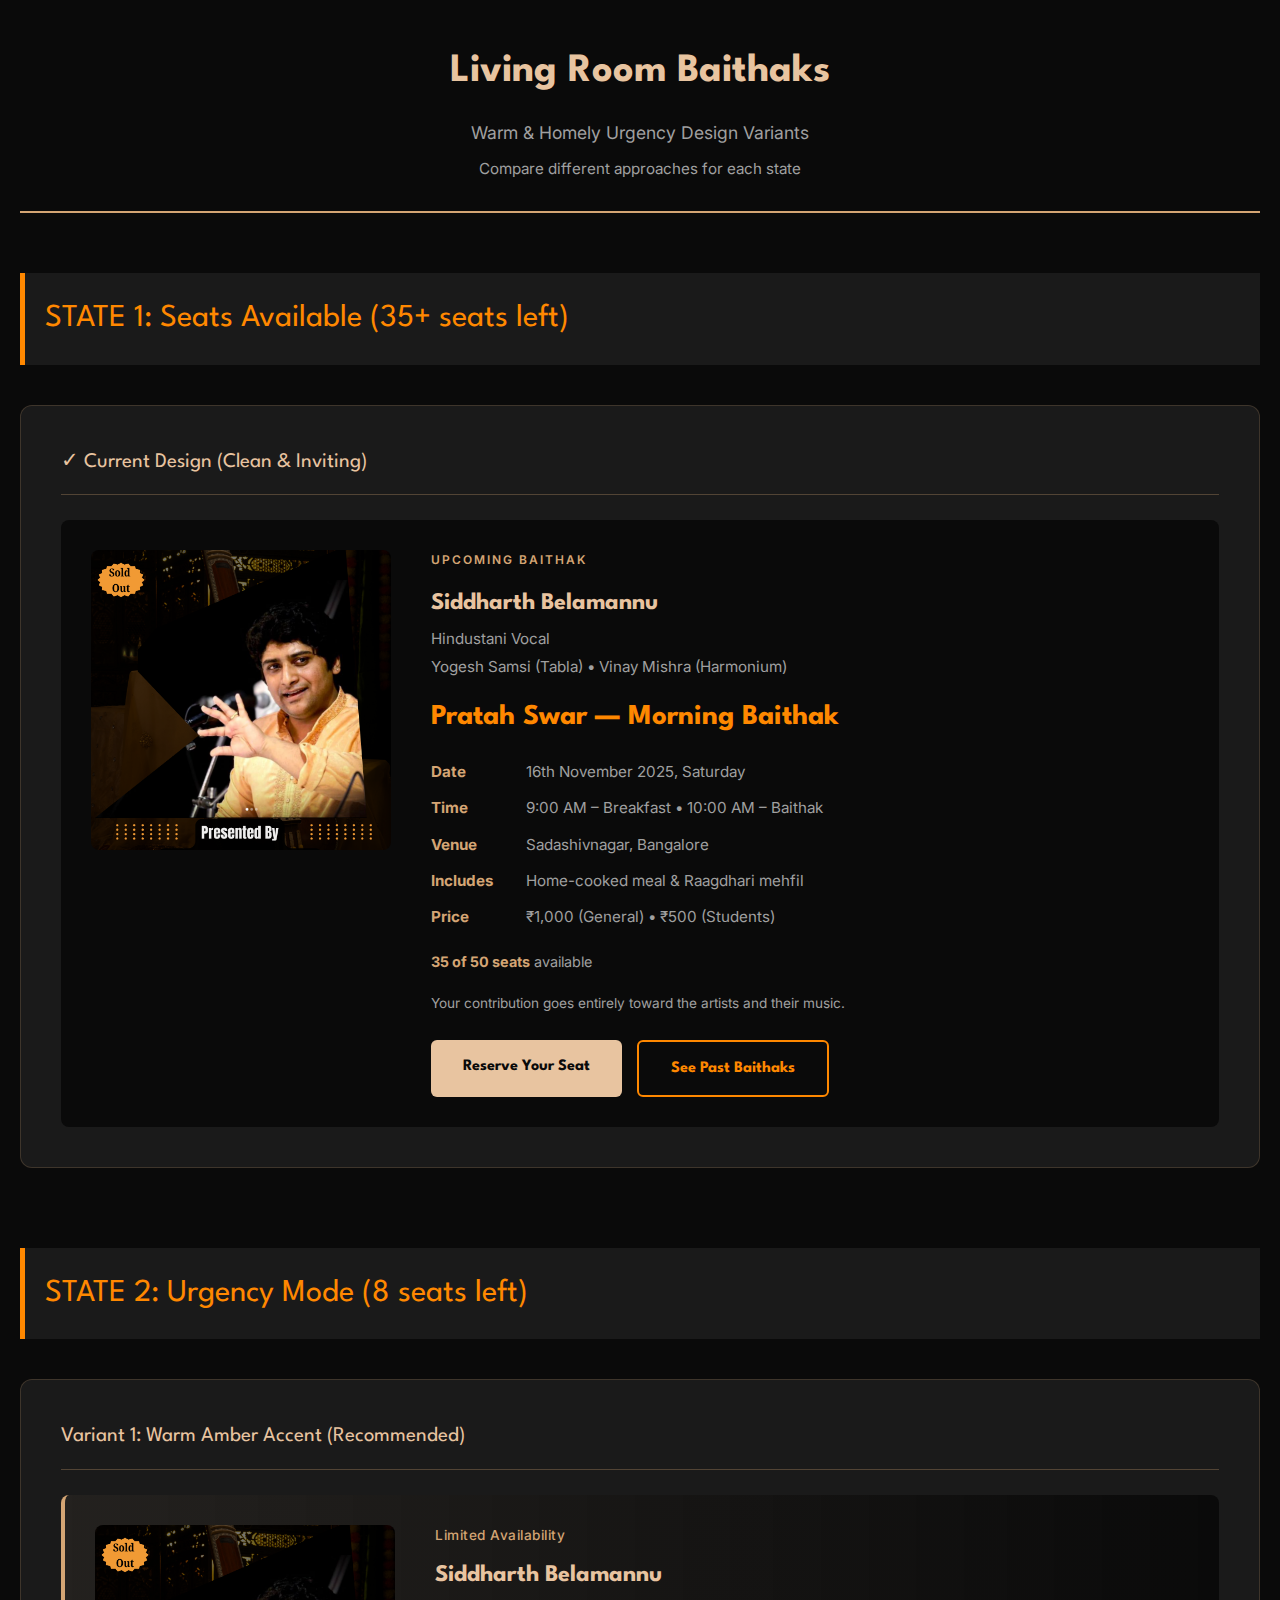
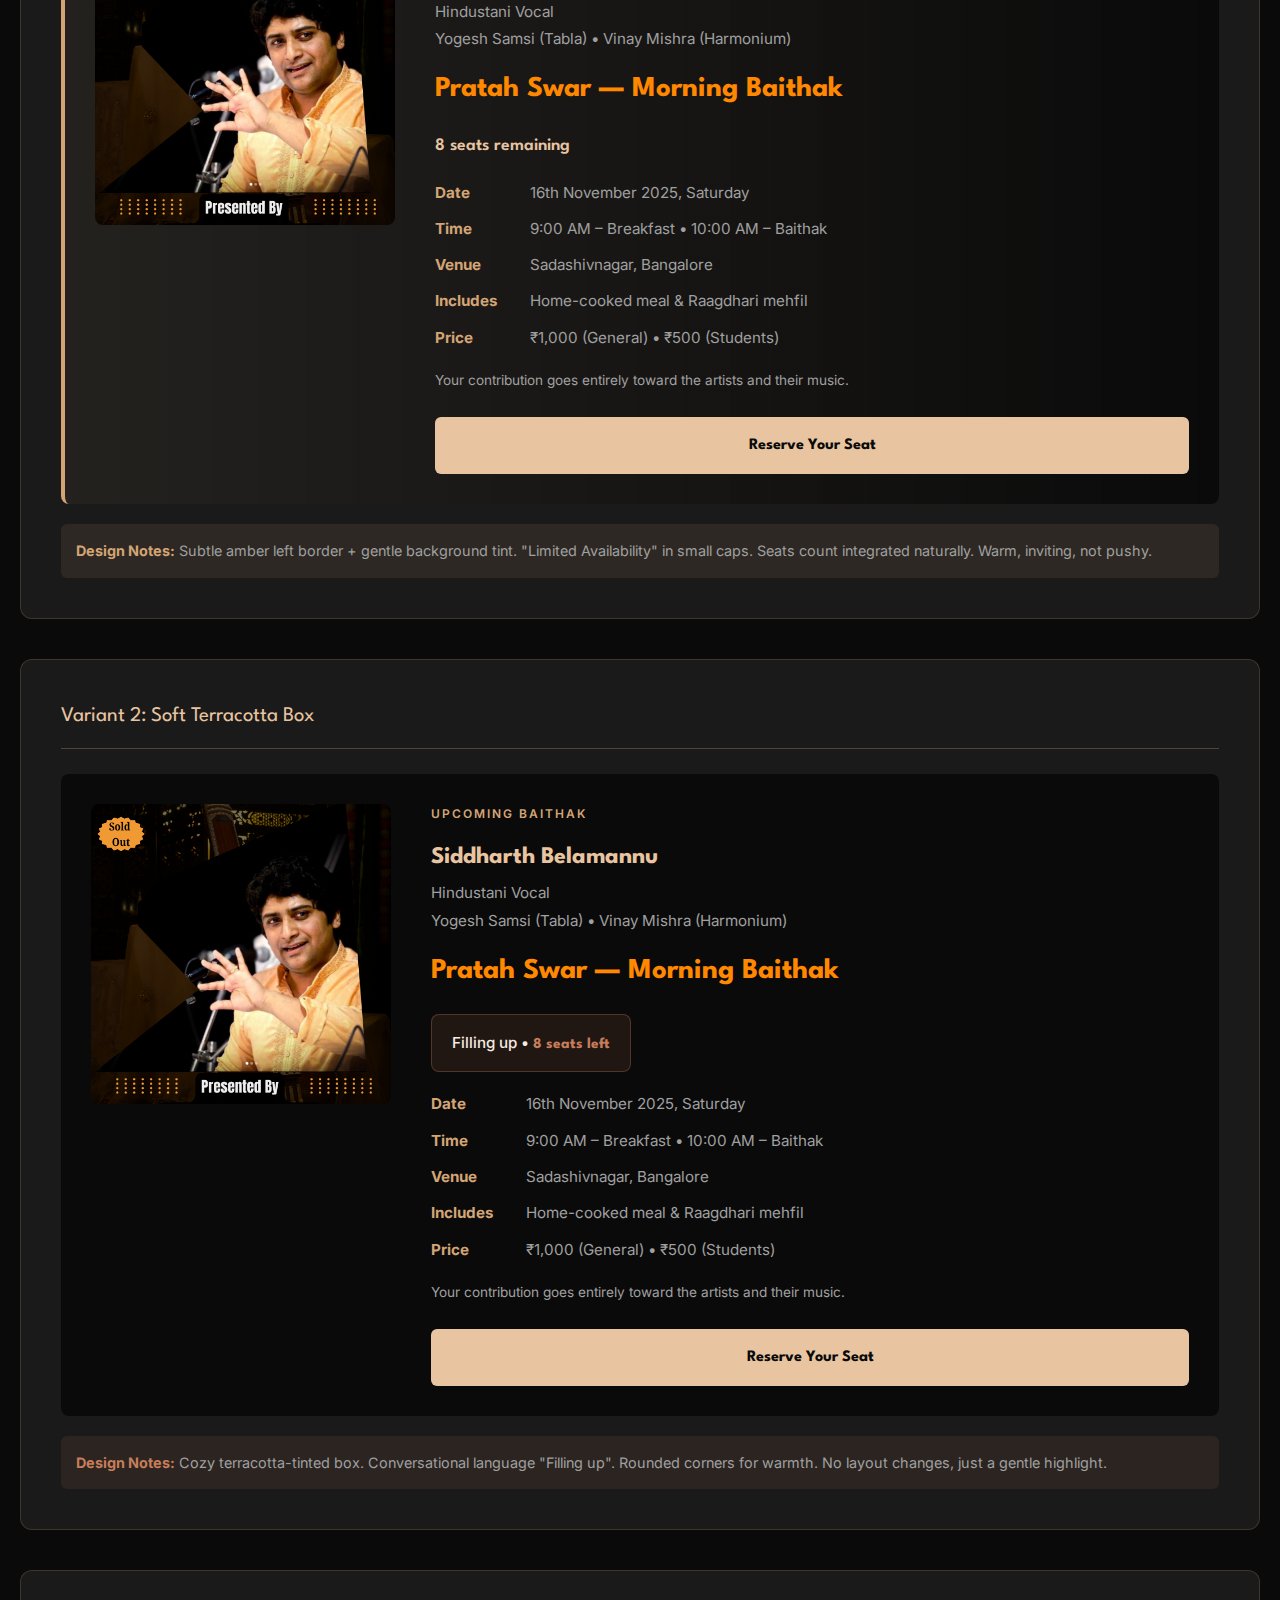
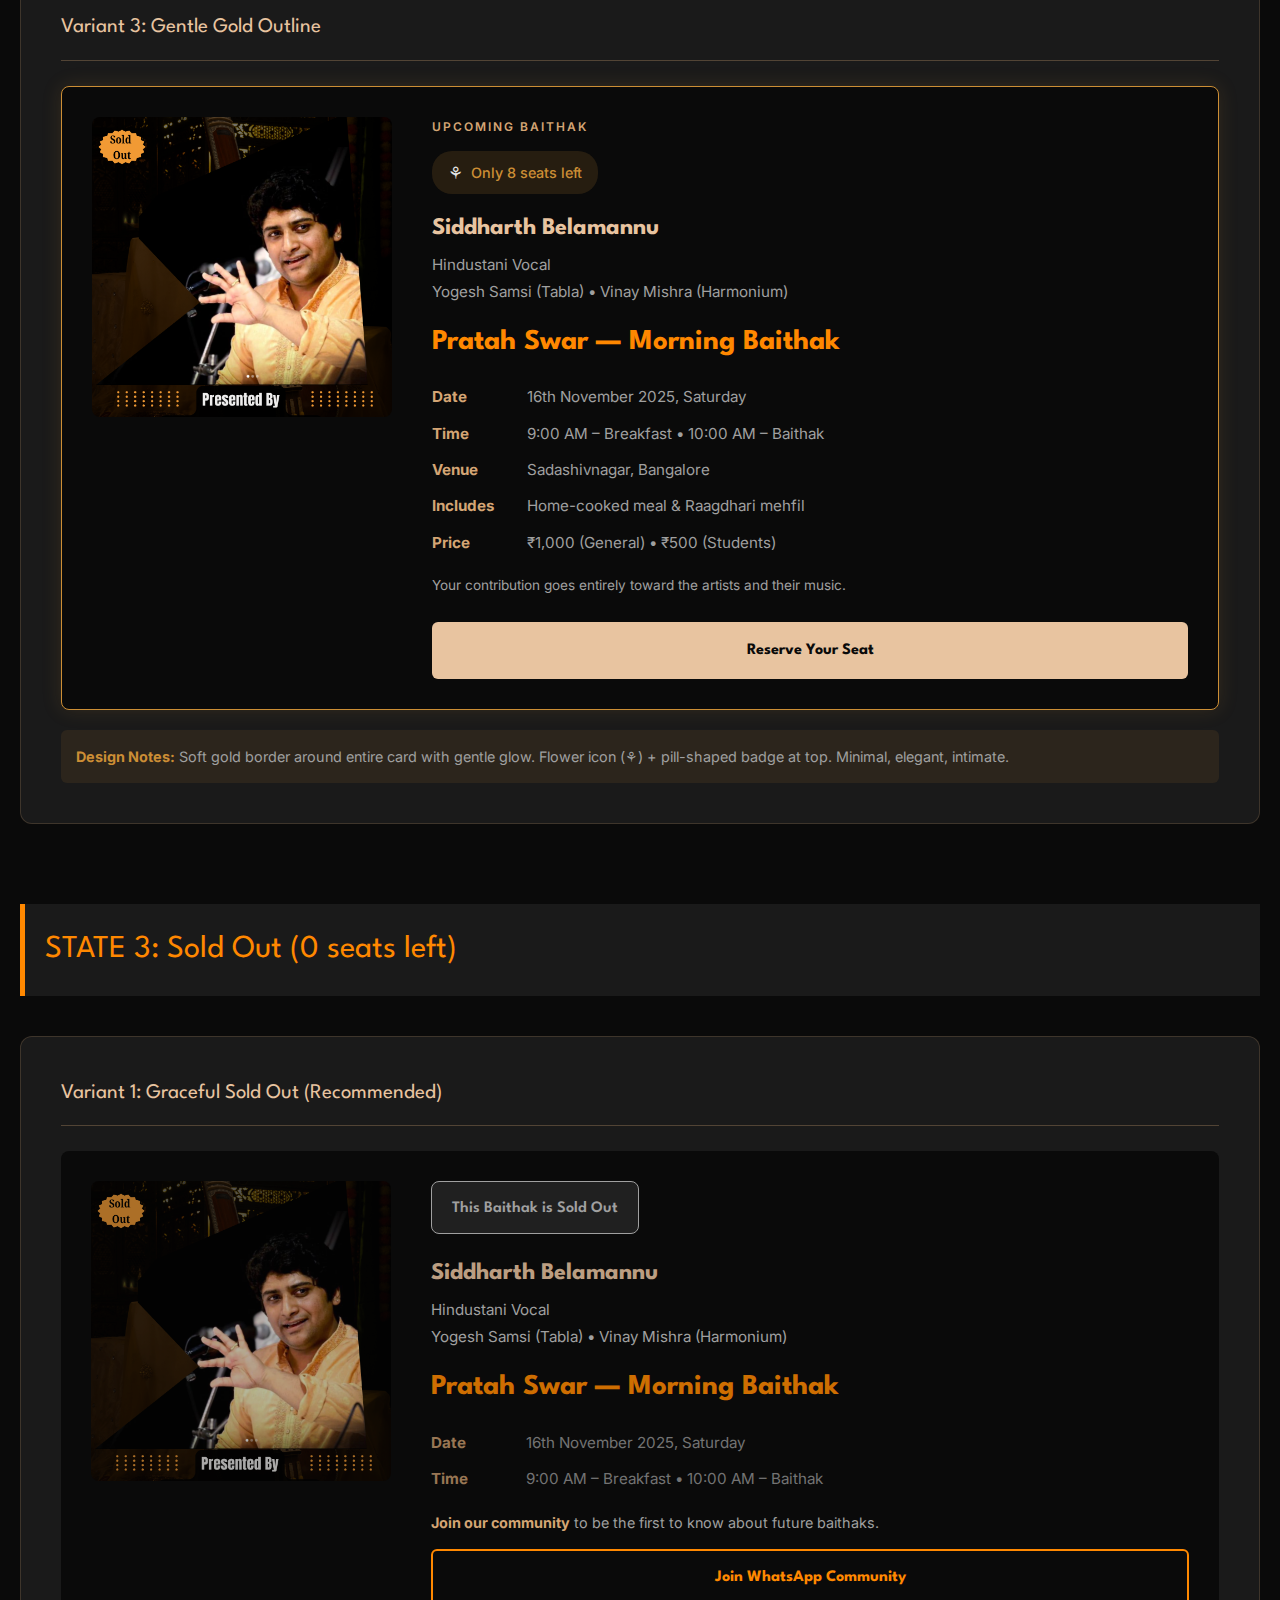
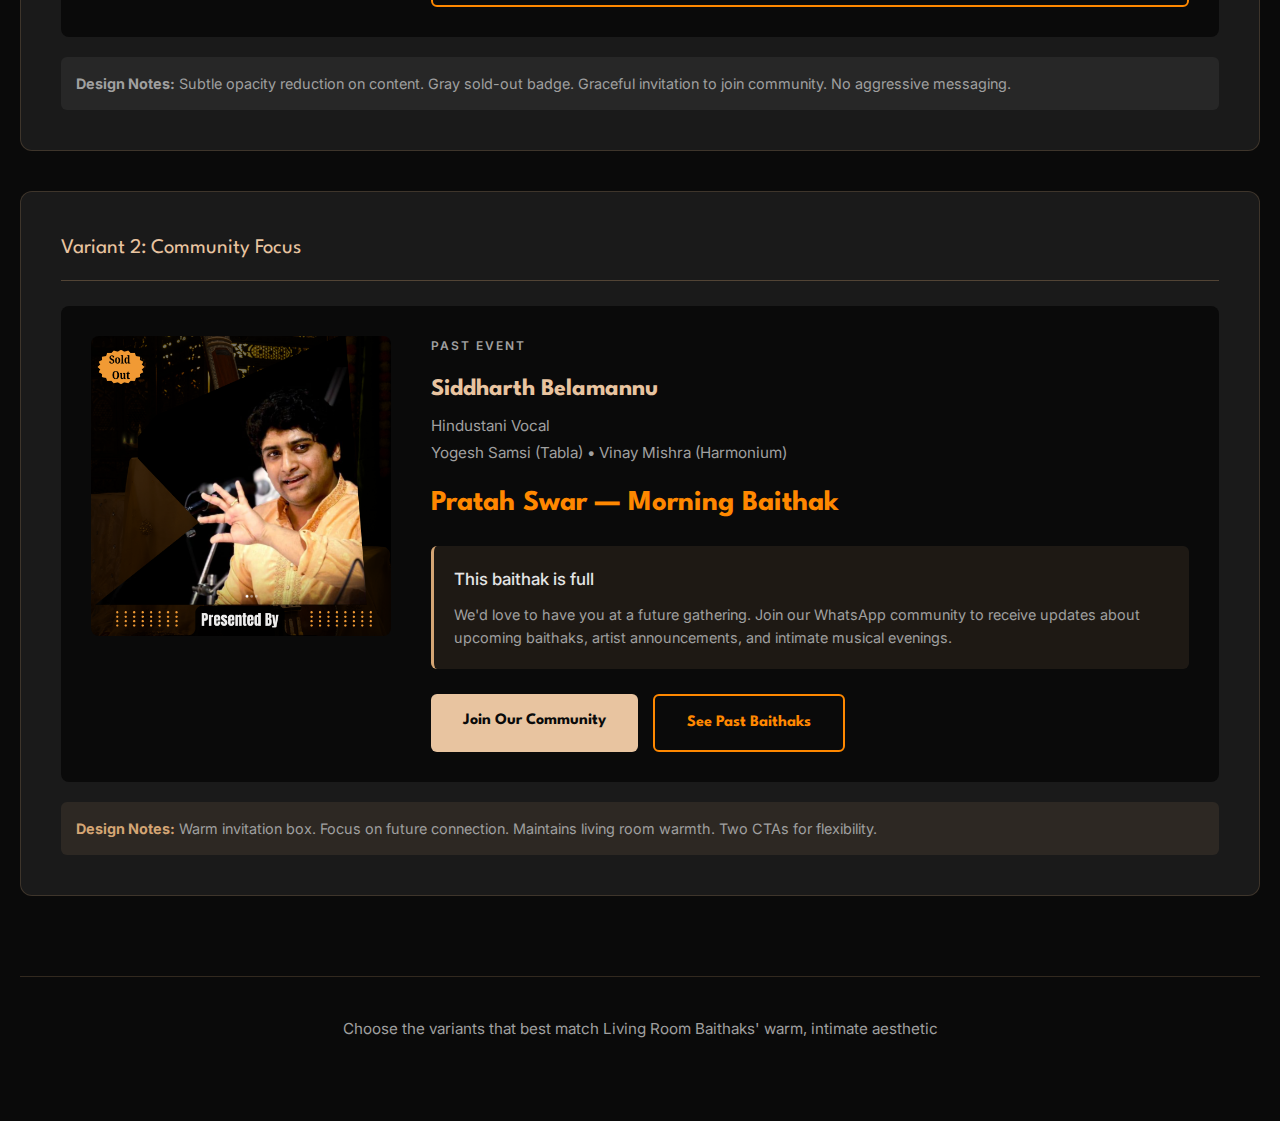
<file: urgency-design-variants.html>
<!DOCTYPE html>
<html lang="en">
<head>
<meta charset="UTF-8">
<meta name="viewport" content="width=device-width, initial-scale=1.0">
<title>Living Room Baithaks - Urgency Design Variants</title>
<link href="https://fonts.googleapis.com/css2?family=League+Spartan:wght@700;800;900&family=Merriweather:wght@400&family=Inter:wght@400;500;600&display=swap" rel="stylesheet">
<style>
    :root {
        --bg-black: #0a0a0a;
        --bg-dark: #1a1a1a;
        --gold-toned: #D4A574;
        --gold-bright: #E8C4A0;
        --orange: #FF8800;
        --text-light: #E5E5E5;
        --text-gray: #A0A0A0;
        --warm-amber: #D4A574;
        --soft-terracotta: #C87D5A;
        --cream: #F5EBE0;
        --warm-ochre: #CC8E35;
    }

    * {
        margin: 0;
        padding: 0;
        box-sizing: border-box;
    }

    body {
        font-family: 'Inter', sans-serif;
        background: var(--bg-black);
        color: var(--text-light);
        padding: 40px 20px;
        line-height: 1.6;
    }

    .page-header {
        text-align: center;
        margin-bottom: 60px;
        padding-bottom: 30px;
        border-bottom: 2px solid var(--gold-toned);
    }

    .page-header h1 {
        font-family: 'League Spartan', sans-serif;
        font-size: 2.5em;
        color: var(--gold-bright);
        margin-bottom: 15px;
    }

    .page-header p {
        font-size: 1.1em;
        color: var(--text-gray);
    }

    .state-section {
        margin-bottom: 80px;
    }

    .state-title {
        font-family: 'League Spartan', sans-serif;
        font-size: 2em;
        color: var(--orange);
        margin-bottom: 40px;
        padding: 20px;
        background: var(--bg-dark);
        border-left: 5px solid var(--orange);
    }

    .variants-grid {
        display: grid;
        gap: 40px;
        margin-bottom: 40px;
    }

    .variant {
        background: var(--bg-dark);
        border-radius: 12px;
        padding: 40px;
        border: 1px solid rgba(212, 165, 116, 0.2);
    }

    .variant-label {
        font-family: 'League Spartan', sans-serif;
        font-size: 1.3em;
        color: var(--gold-bright);
        margin-bottom: 25px;
        padding-bottom: 15px;
        border-bottom: 1px solid rgba(212, 165, 116, 0.3);
    }

    .hero-preview {
        background: var(--bg-black);
        border-radius: 8px;
        padding: 30px;
    }

    .hero-grid {
        display: grid;
        grid-template-columns: 300px 1fr;
        gap: 40px;
        align-items: start;
    }

    .hero-image {
        width: 300px;
        height: 300px;
        background: linear-gradient(135deg, #2a2a2a, #1a1a1a);
        border-radius: 8px;
        overflow: hidden;
        position: relative;
    }

    .hero-image img {
        width: 100%;
        height: 100%;
        object-fit: cover;
        object-position: center;
    }

    .hero-content {
        flex: 1;
    }

    .hero-label {
        font-family: 'Inter', sans-serif;
        font-size: 0.75em;
        letter-spacing: 2px;
        color: var(--gold-toned);
        margin-bottom: 15px;
        text-transform: uppercase;
        font-weight: 600;
    }

    .hero-artists {
        margin-bottom: 15px;
    }

    .artist-primary {
        font-family: 'League Spartan', sans-serif;
        font-size: 1.5em;
        color: var(--gold-bright);
        font-weight: 700;
        display: block;
        margin-bottom: 5px;
    }

    .artist-secondary {
        font-family: 'Inter', sans-serif;
        font-size: 0.95em;
        color: var(--text-gray);
        display: block;
        margin-bottom: 3px;
    }

    .hero-title {
        font-family: 'League Spartan', sans-serif;
        font-size: 1.8em;
        color: var(--orange);
        margin-bottom: 20px;
        font-weight: 700;
    }

    .event-details {
        margin-bottom: 20px;
    }

    .detail-row {
        display: flex;
        gap: 15px;
        align-items: baseline;
        margin-bottom: 12px;
        font-size: 0.95em;
    }

    .detail-row strong {
        color: var(--gold-toned);
        min-width: 80px;
    }

    .detail-row span {
        color: var(--text-gray);
    }

    .btn {
        font-family: 'League Spartan', sans-serif;
        padding: 14px 32px;
        border-radius: 6px;
        text-decoration: none;
        display: inline-block;
        font-weight: 700;
        font-size: 1em;
        transition: all 0.3s;
        border: none;
        cursor: pointer;
    }

    .btn-primary {
        background: var(--gold-bright);
        color: var(--bg-black);
    }

    .btn-primary:hover {
        background: var(--gold-toned);
    }

    .btn-secondary {
        background: transparent;
        color: var(--orange);
        border: 2px solid var(--orange);
    }

    /* ========== VARIANT 1: WARM AMBER ACCENT ========== */
    .variant-1-urgency .hero-preview {
        border-left: 4px solid var(--warm-amber);
        background: linear-gradient(90deg, rgba(212, 165, 116, 0.05) 0%, var(--bg-black) 100%);
    }

    .variant-1-urgency .availability-text {
        font-family: 'Inter', sans-serif;
        font-size: 0.85em;
        color: var(--warm-amber);
        margin-bottom: 10px;
        font-weight: 500;
        letter-spacing: 0.5px;
    }

    .variant-1-urgency .seats-info {
        font-family: 'League Spartan', sans-serif;
        font-size: 1.1em;
        color: var(--gold-bright);
        margin-bottom: 20px;
        font-weight: 600;
    }

    /* ========== VARIANT 2: SOFT TERRACOTTA BOX ========== */
    .variant-2-urgency .seats-box {
        background: rgba(200, 125, 90, 0.12);
        border: 1px solid rgba(200, 125, 90, 0.3);
        border-radius: 8px;
        padding: 15px 20px;
        margin-bottom: 20px;
        display: inline-block;
    }

    .variant-2-urgency .seats-box-text {
        font-family: 'Inter', sans-serif;
        font-size: 0.95em;
        color: var(--cream);
        font-weight: 500;
    }

    .variant-2-urgency .seats-box-count {
        font-family: 'League Spartan', sans-serif;
        color: var(--soft-terracotta);
        font-weight: 700;
    }

    /* ========== VARIANT 3: GENTLE GOLD OUTLINE ========== */
    .variant-3-urgency .hero-preview {
        border: 1px solid var(--warm-ochre);
        box-shadow: 0 0 20px rgba(204, 142, 53, 0.15);
    }

    .variant-3-urgency .availability-badge {
        display: inline-flex;
        align-items: center;
        gap: 8px;
        background: rgba(204, 142, 53, 0.15);
        border-radius: 20px;
        padding: 8px 16px;
        margin-bottom: 15px;
        font-size: 0.9em;
    }

    .variant-3-urgency .availability-badge::before {
        content: '⚘';
        font-size: 1.2em;
    }

    .variant-3-urgency .availability-badge span {
        color: var(--warm-ochre);
        font-weight: 500;
    }

    /* ========== SOLD OUT STYLES ========== */
    .sold-out-overlay {
        position: relative;
    }

    .sold-out-badge {
        background: rgba(160, 160, 160, 0.15);
        border: 1px solid var(--text-gray);
        border-radius: 8px;
        padding: 12px 20px;
        display: inline-block;
        margin-bottom: 20px;
    }

    .sold-out-badge-text {
        font-family: 'League Spartan', sans-serif;
        font-size: 1em;
        color: var(--text-gray);
        font-weight: 600;
    }

    .waitlist-cta {
        font-family: 'Inter', sans-serif;
        font-size: 0.9em;
        color: var(--text-gray);
        margin-bottom: 15px;
    }

    .waitlist-cta strong {
        color: var(--gold-toned);
    }

    @media (max-width: 900px) {
        .hero-grid {
            grid-template-columns: 1fr;
            gap: 30px;
        }

        .hero-image {
            width: 100%;
            max-width: 350px;
            height: 350px;
            margin: 0 auto;
        }

        .variant {
            padding: 25px;
        }

        .hero-preview {
            padding: 25px;
        }
    }

    @media (max-width: 600px) {
        body {
            padding: 20px 10px;
        }

        .page-header h1 {
            font-size: 1.8em;
        }

        .state-title {
            font-size: 1.3em;
            padding: 15px;
        }

        .variant {
            padding: 20px;
        }

        .variant-label {
            font-size: 1.1em;
        }

        .hero-preview {
            padding: 20px;
        }

        .hero-image {
            max-width: 100%;
            height: 280px;
        }

        .artist-primary {
            font-size: 1.3em;
        }

        .hero-title {
            font-size: 1.5em;
        }

        .detail-row {
            font-size: 0.9em;
            gap: 10px;
        }

        .detail-row strong {
            min-width: 70px;
        }

        .btn {
            width: 100%;
            text-align: center;
        }

        .hero-cta-group {
            flex-direction: column;
            gap: 12px;
        }

        .urgency-banner {
            font-size: 0.95em;
            padding: 10px 15px;
        }

        .seats-urgency-large {
            padding: 20px;
        }

        .seats-count-urgent {
            font-size: 1.4em;
        }
    }
</style>
</head>
<body>

<div class="page-header">
    <h1>Living Room Baithaks</h1>
    <p>Warm & Homely Urgency Design Variants</p>
    <p style="margin-top: 10px; font-size: 0.95em;">Compare different approaches for each state</p>
</div>

<!-- ========================================== -->
<!-- STATE 1: SEATS AVAILABLE (Normal) -->
<!-- ========================================== -->
<div class="state-section">
    <div class="state-title">STATE 1: Seats Available (35+ seats left)</div>

    <div class="variants-grid">
        <!-- Normal State - Clean & Inviting -->
        <div class="variant">
            <div class="variant-label">✓ Current Design (Clean & Inviting)</div>
            <div class="hero-preview">
                <div class="hero-grid">
                    <div class="hero-image">
                        <img src="./Images/Baithaks/CONC004_hero.jpg" alt="Siddharth Belamannu - Pratah Swar">
                    </div>
                    <div class="hero-content">
                        <div class="hero-label">Upcoming Baithak</div>

                        <div class="hero-artists">
                            <span class="artist-primary">Siddharth Belamannu</span>
                            <span class="artist-secondary">Hindustani Vocal</span>
                            <span class="artist-secondary">Yogesh Samsi (Tabla) • Vinay Mishra (Harmonium)</span>
                        </div>

                        <h1 class="hero-title">Pratah Swar — Morning Baithak</h1>

                        <div class="event-details">
                            <div class="detail-row">
                                <strong>Date</strong>
                                <span>16th November 2025, Saturday</span>
                            </div>
                            <div class="detail-row">
                                <strong>Time</strong>
                                <span>9:00 AM – Breakfast • 10:00 AM – Baithak</span>
                            </div>
                            <div class="detail-row">
                                <strong>Venue</strong>
                                <span>Sadashivnagar, Bangalore</span>
                            </div>
                            <div class="detail-row">
                                <strong>Includes</strong>
                                <span>Home-cooked meal & Raagdhari mehfil</span>
                            </div>
                            <div class="detail-row">
                                <strong>Price</strong>
                                <span>₹1,000 (General) • ₹500 (Students)</span>
                            </div>
                        </div>

                        <div style="margin-bottom: 20px; font-size: 0.9em; color: var(--text-gray);">
                            <strong style="color: var(--gold-toned);">35 of 50 seats</strong> available
                        </div>

                        <div style="font-size: 0.85em; color: var(--text-gray); margin-bottom: 25px; line-height: 1.6;">
                            Your contribution goes entirely toward the artists and their music.
                        </div>

                        <div style="display: flex; gap: 15px; flex-wrap: wrap;">
                            <a href="#" class="btn btn-primary">Reserve Your Seat</a>
                            <a href="#" class="btn btn-secondary">See Past Baithaks</a>
                        </div>
                    </div>
                </div>
            </div>
        </div>
    </div>
</div>

<!-- ========================================== -->
<!-- STATE 2: URGENCY (Low seats <15) -->
<!-- ========================================== -->
<div class="state-section">
    <div class="state-title">STATE 2: Urgency Mode (8 seats left)</div>

    <div class="variants-grid">

        <!-- Variant 1: Warm Amber Accent -->
        <div class="variant variant-1-urgency">
            <div class="variant-label">Variant 1: Warm Amber Accent (Recommended)</div>
            <div class="hero-preview">
                <div class="hero-grid">
                    <div class="hero-image">
                        <img src="./Images/Baithaks/CONC004_hero.jpg" alt="Siddharth Belamannu - Pratah Swar">
                    </div>
                    <div class="hero-content">
                        <div class="availability-text">Limited Availability</div>

                        <div class="hero-artists">
                            <span class="artist-primary">Siddharth Belamannu</span>
                            <span class="artist-secondary">Hindustani Vocal</span>
                            <span class="artist-secondary">Yogesh Samsi (Tabla) • Vinay Mishra (Harmonium)</span>
                        </div>

                        <h1 class="hero-title">Pratah Swar — Morning Baithak</h1>

                        <div class="seats-info">8 seats remaining</div>

                        <div class="event-details">
                            <div class="detail-row">
                                <strong>Date</strong>
                                <span>16th November 2025, Saturday</span>
                            </div>
                            <div class="detail-row">
                                <strong>Time</strong>
                                <span>9:00 AM – Breakfast • 10:00 AM – Baithak</span>
                            </div>
                            <div class="detail-row">
                                <strong>Venue</strong>
                                <span>Sadashivnagar, Bangalore</span>
                            </div>
                            <div class="detail-row">
                                <strong>Includes</strong>
                                <span>Home-cooked meal & Raagdhari mehfil</span>
                            </div>
                            <div class="detail-row">
                                <strong>Price</strong>
                                <span>₹1,000 (General) • ₹500 (Students)</span>
                            </div>
                        </div>

                        <div style="font-size: 0.85em; color: var(--text-gray); margin-bottom: 25px; line-height: 1.6;">
                            Your contribution goes entirely toward the artists and their music.
                        </div>

                        <a href="#" class="btn btn-primary" style="width: 100%; text-align: center; padding: 16px;">Reserve Your Seat</a>
                    </div>
                </div>
            </div>
            <div style="margin-top: 20px; padding: 15px; background: rgba(212, 165, 116, 0.1); border-radius: 6px; font-size: 0.9em; color: var(--text-gray);">
                <strong style="color: var(--warm-amber);">Design Notes:</strong> Subtle amber left border + gentle background tint. "Limited Availability" in small caps. Seats count integrated naturally. Warm, inviting, not pushy.
            </div>
        </div>

        <!-- Variant 2: Soft Terracotta Box -->
        <div class="variant variant-2-urgency">
            <div class="variant-label">Variant 2: Soft Terracotta Box</div>
            <div class="hero-preview">
                <div class="hero-grid">
                    <div class="hero-image">
                        <img src="./Images/Baithaks/CONC004_hero.jpg" alt="Siddharth Belamannu - Pratah Swar">
                    </div>
                    <div class="hero-content">
                        <div class="hero-label">Upcoming Baithak</div>

                        <div class="hero-artists">
                            <span class="artist-primary">Siddharth Belamannu</span>
                            <span class="artist-secondary">Hindustani Vocal</span>
                            <span class="artist-secondary">Yogesh Samsi (Tabla) • Vinay Mishra (Harmonium)</span>
                        </div>

                        <h1 class="hero-title">Pratah Swar — Morning Baithak</h1>

                        <div class="seats-box">
                            <span class="seats-box-text">Filling up • <span class="seats-box-count">8 seats left</span></span>
                        </div>

                        <div class="event-details">
                            <div class="detail-row">
                                <strong>Date</strong>
                                <span>16th November 2025, Saturday</span>
                            </div>
                            <div class="detail-row">
                                <strong>Time</strong>
                                <span>9:00 AM – Breakfast • 10:00 AM – Baithak</span>
                            </div>
                            <div class="detail-row">
                                <strong>Venue</strong>
                                <span>Sadashivnagar, Bangalore</span>
                            </div>
                            <div class="detail-row">
                                <strong>Includes</strong>
                                <span>Home-cooked meal & Raagdhari mehfil</span>
                            </div>
                            <div class="detail-row">
                                <strong>Price</strong>
                                <span>₹1,000 (General) • ₹500 (Students)</span>
                            </div>
                        </div>

                        <div style="font-size: 0.85em; color: var(--text-gray); margin-bottom: 25px; line-height: 1.6;">
                            Your contribution goes entirely toward the artists and their music.
                        </div>

                        <a href="#" class="btn btn-primary" style="width: 100%; text-align: center; padding: 16px;">Reserve Your Seat</a>
                    </div>
                </div>
            </div>
            <div style="margin-top: 20px; padding: 15px; background: rgba(200, 125, 90, 0.1); border-radius: 6px; font-size: 0.9em; color: var(--text-gray);">
                <strong style="color: var(--soft-terracotta);">Design Notes:</strong> Cozy terracotta-tinted box. Conversational language "Filling up". Rounded corners for warmth. No layout changes, just a gentle highlight.
            </div>
        </div>

        <!-- Variant 3: Gentle Gold Outline -->
        <div class="variant variant-3-urgency">
            <div class="variant-label">Variant 3: Gentle Gold Outline</div>
            <div class="hero-preview">
                <div class="hero-grid">
                    <div class="hero-image">
                        <img src="./Images/Baithaks/CONC004_hero.jpg" alt="Siddharth Belamannu - Pratah Swar">
                    </div>
                    <div class="hero-content">
                        <div class="hero-label">Upcoming Baithak</div>

                        <div class="availability-badge">
                            <span>Only 8 seats left</span>
                        </div>

                        <div class="hero-artists">
                            <span class="artist-primary">Siddharth Belamannu</span>
                            <span class="artist-secondary">Hindustani Vocal</span>
                            <span class="artist-secondary">Yogesh Samsi (Tabla) • Vinay Mishra (Harmonium)</span>
                        </div>

                        <h1 class="hero-title">Pratah Swar — Morning Baithak</h1>

                        <div class="event-details">
                            <div class="detail-row">
                                <strong>Date</strong>
                                <span>16th November 2025, Saturday</span>
                            </div>
                            <div class="detail-row">
                                <strong>Time</strong>
                                <span>9:00 AM – Breakfast • 10:00 AM – Baithak</span>
                            </div>
                            <div class="detail-row">
                                <strong>Venue</strong>
                                <span>Sadashivnagar, Bangalore</span>
                            </div>
                            <div class="detail-row">
                                <strong>Includes</strong>
                                <span>Home-cooked meal & Raagdhari mehfil</span>
                            </div>
                            <div class="detail-row">
                                <strong>Price</strong>
                                <span>₹1,000 (General) • ₹500 (Students)</span>
                            </div>
                        </div>

                        <div style="font-size: 0.85em; color: var(--text-gray); margin-bottom: 25px; line-height: 1.6;">
                            Your contribution goes entirely toward the artists and their music.
                        </div>

                        <a href="#" class="btn btn-primary" style="width: 100%; text-align: center; padding: 16px;">Reserve Your Seat</a>
                    </div>
                </div>
            </div>
            <div style="margin-top: 20px; padding: 15px; background: rgba(204, 142, 53, 0.1); border-radius: 6px; font-size: 0.9em; color: var(--text-gray);">
                <strong style="color: var(--warm-ochre);">Design Notes:</strong> Soft gold border around entire card with gentle glow. Flower icon (⚘) + pill-shaped badge at top. Minimal, elegant, intimate.
            </div>
        </div>

    </div>
</div>

<!-- ========================================== -->
<!-- STATE 3: SOLD OUT -->
<!-- ========================================== -->
<div class="state-section">
    <div class="state-title">STATE 3: Sold Out (0 seats left)</div>

    <div class="variants-grid">

        <!-- Variant 1: Graceful Sold Out -->
        <div class="variant">
            <div class="variant-label">Variant 1: Graceful Sold Out (Recommended)</div>
            <div class="hero-preview sold-out-overlay">
                <div class="hero-grid">
                    <div class="hero-image" style="opacity: 0.7;">
                        <img src="./Images/Baithaks/CONC004_hero.jpg" alt="Siddharth Belamannu - Pratah Swar">
                    </div>
                    <div class="hero-content">
                        <div class="sold-out-badge">
                            <span class="sold-out-badge-text">This Baithak is Sold Out</span>
                        </div>

                        <div class="hero-artists">
                            <span class="artist-primary" style="opacity: 0.8;">Siddharth Belamannu</span>
                            <span class="artist-secondary">Hindustani Vocal</span>
                            <span class="artist-secondary">Yogesh Samsi (Tabla) • Vinay Mishra (Harmonium)</span>
                        </div>

                        <h1 class="hero-title" style="opacity: 0.8;">Pratah Swar — Morning Baithak</h1>

                        <div class="event-details" style="opacity: 0.7;">
                            <div class="detail-row">
                                <strong>Date</strong>
                                <span>16th November 2025, Saturday</span>
                            </div>
                            <div class="detail-row">
                                <strong>Time</strong>
                                <span>9:00 AM – Breakfast • 10:00 AM – Baithak</span>
                            </div>
                        </div>

                        <div class="waitlist-cta">
                            <strong>Join our community</strong> to be the first to know about future baithaks.
                        </div>

                        <a href="https://chat.whatsapp.com/CfZlxIz3yKZBLSMKMyFBX2" class="btn btn-secondary" style="width: 100%; text-align: center; padding: 14px;" target="_blank">Join WhatsApp Community</a>
                    </div>
                </div>
            </div>
            <div style="margin-top: 20px; padding: 15px; background: rgba(160, 160, 160, 0.1); border-radius: 6px; font-size: 0.9em; color: var(--text-gray);">
                <strong style="color: var(--text-gray);">Design Notes:</strong> Subtle opacity reduction on content. Gray sold-out badge. Graceful invitation to join community. No aggressive messaging.
            </div>
        </div>

        <!-- Variant 2: Community Focus -->
        <div class="variant">
            <div class="variant-label">Variant 2: Community Focus</div>
            <div class="hero-preview">
                <div class="hero-grid">
                    <div class="hero-image">
                        <img src="./Images/Baithaks/CONC004_hero.jpg" alt="Siddharth Belamannu - Pratah Swar">
                    </div>
                    <div class="hero-content">
                        <div class="hero-label" style="color: var(--text-gray);">Past Event</div>

                        <div class="hero-artists">
                            <span class="artist-primary">Siddharth Belamannu</span>
                            <span class="artist-secondary">Hindustani Vocal</span>
                            <span class="artist-secondary">Yogesh Samsi (Tabla) • Vinay Mishra (Harmonium)</span>
                        </div>

                        <h1 class="hero-title">Pratah Swar — Morning Baithak</h1>

                        <div style="background: rgba(212, 165, 116, 0.1); border-left: 3px solid var(--gold-toned); padding: 20px; border-radius: 6px; margin-bottom: 25px;">
                            <div style="font-size: 1.05em; color: var(--text-light); margin-bottom: 10px; font-weight: 500;">
                                This baithak is full
                            </div>
                            <div style="font-size: 0.9em; color: var(--text-gray); line-height: 1.6;">
                                We'd love to have you at a future gathering. Join our WhatsApp community to receive updates about upcoming baithaks, artist announcements, and intimate musical evenings.
                            </div>
                        </div>

                        <div style="display: flex; gap: 15px; flex-wrap: wrap;">
                            <a href="https://chat.whatsapp.com/CfZlxIz3yKZBLSMKMyFBX2" class="btn btn-primary" target="_blank">Join Our Community</a>
                            <a href="#past-events" class="btn btn-secondary">See Past Baithaks</a>
                        </div>
                    </div>
                </div>
            </div>
            <div style="margin-top: 20px; padding: 15px; background: rgba(212, 165, 116, 0.1); border-radius: 6px; font-size: 0.9em; color: var(--text-gray);">
                <strong style="color: var(--gold-toned);">Design Notes:</strong> Warm invitation box. Focus on future connection. Maintains living room warmth. Two CTAs for flexibility.
            </div>
        </div>

    </div>
</div>

<div style="text-align: center; padding: 40px; border-top: 1px solid rgba(212, 165, 116, 0.2); margin-top: 60px;">
    <p style="color: var(--text-gray); font-size: 0.95em;">Choose the variants that best match Living Room Baithaks' warm, intimate aesthetic</p>
</div>

</body>
</html>
</file>
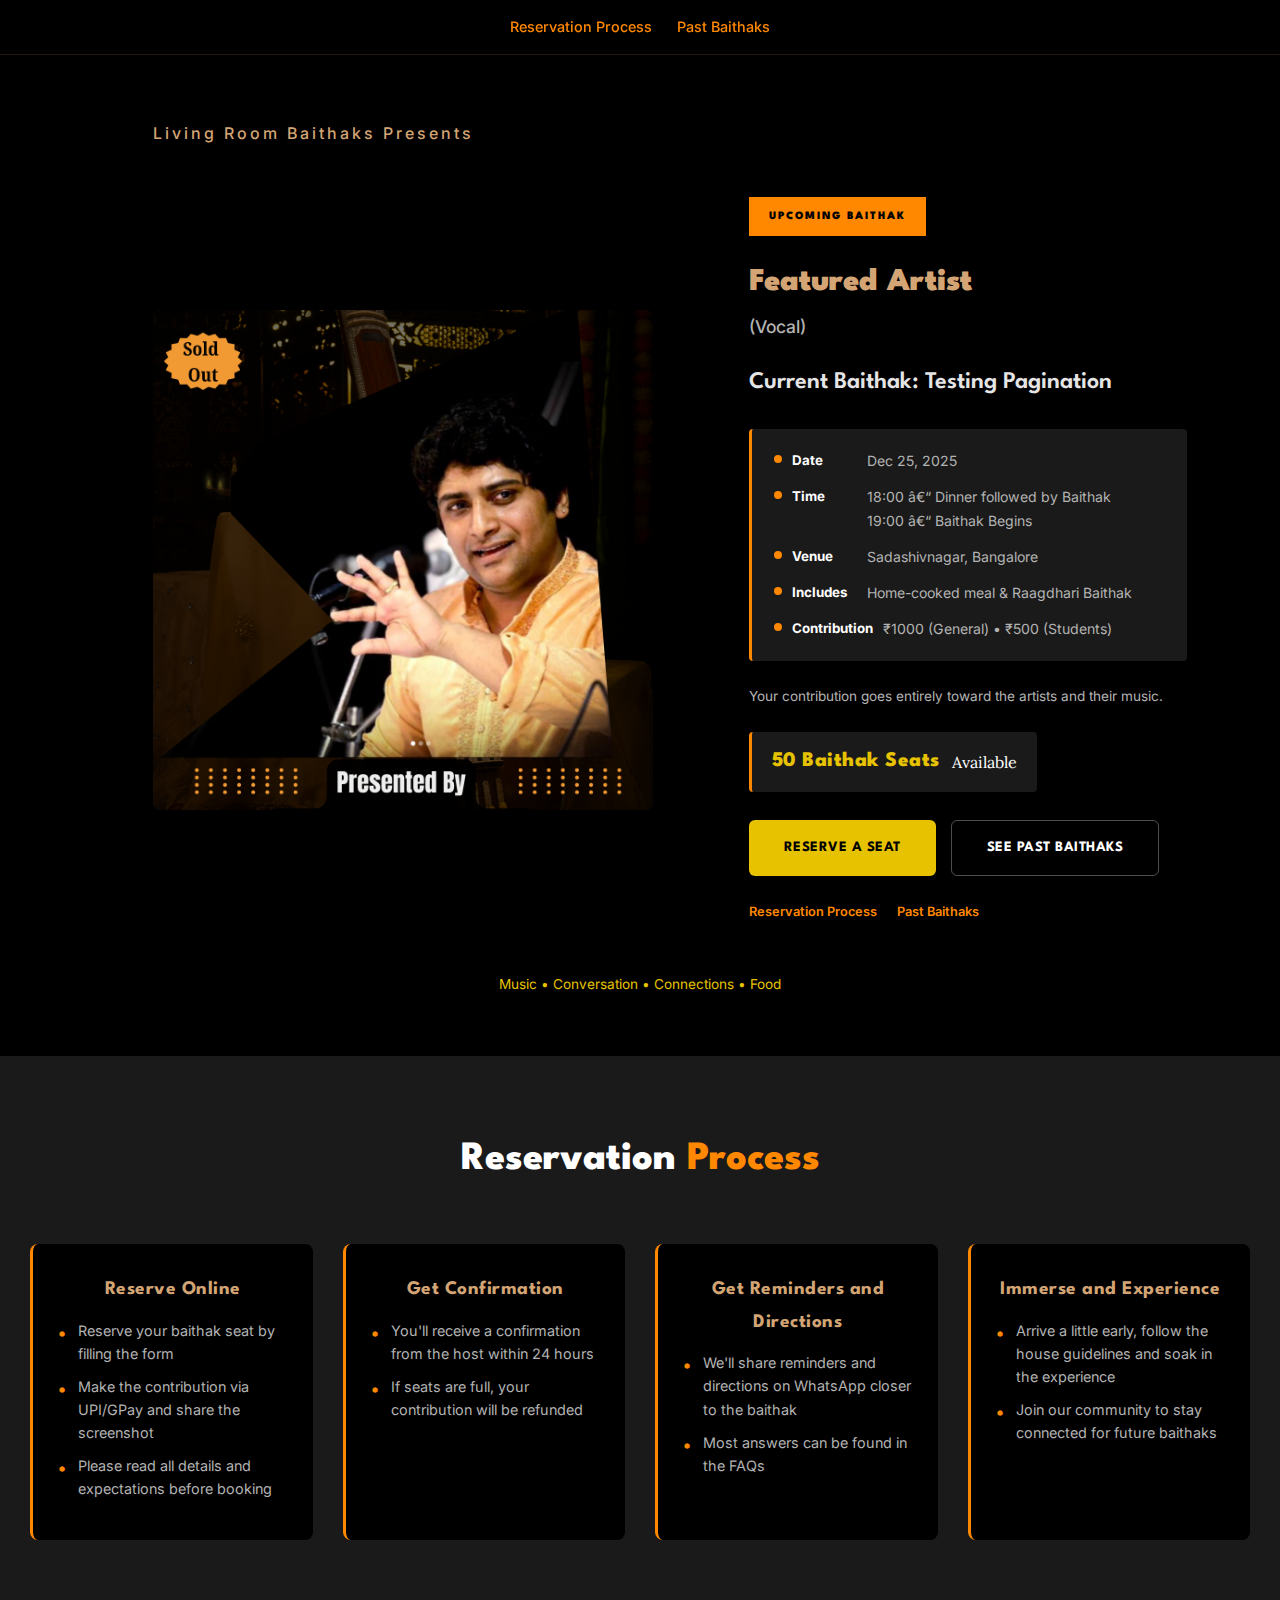
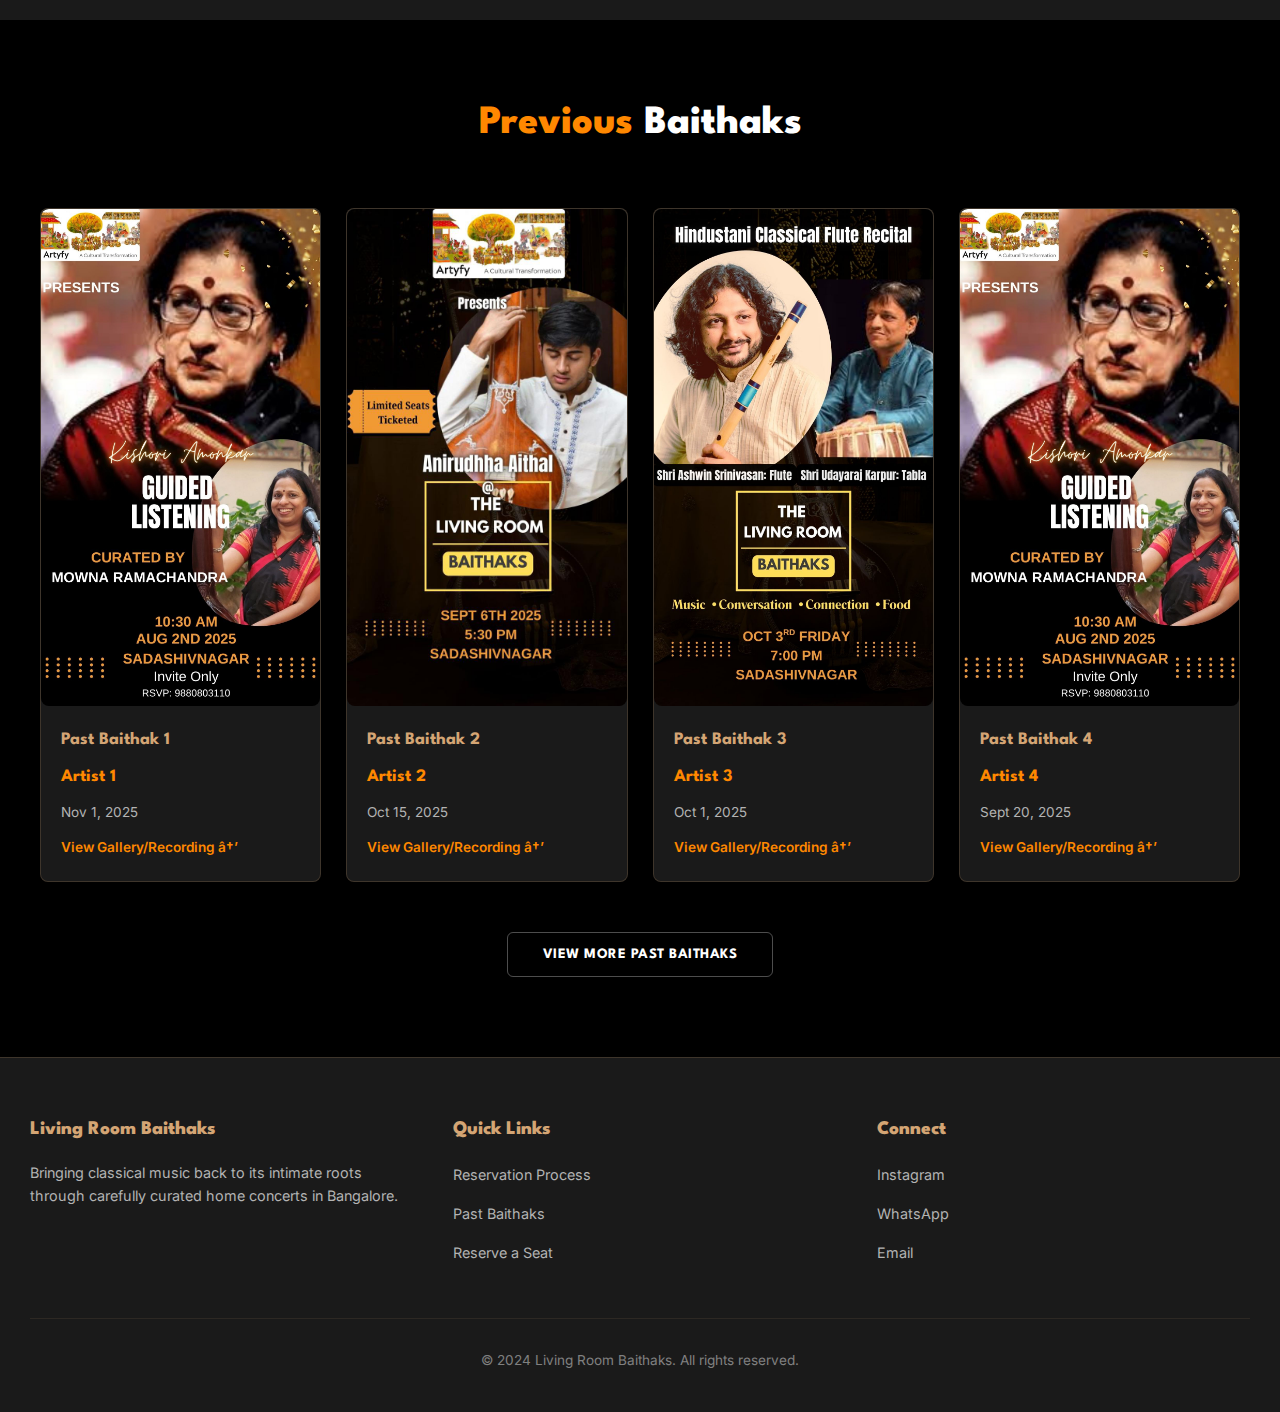
<file: src/living_room_website/index_now.html>
<!DOCTYPE html>
<html lang="en">
<head>
<meta charset="UTF-8">
<meta name="viewport" content="width=device-width, initial-scale=1.0">
<title>Living Room Baithaks | Intimate Classical Music Concerts in Bangalore</title>
<meta name="description" content="Experience classical music in intimate home concerts. Limited to 50 seats. Hindustani & Carnatic artists. Food included.">
<link rel="preconnect" href="https://fonts.googleapis.com">
<link rel="preconnect" href="https://fonts.gstatic.com" crossorigin>
<link href="https://fonts.googleapis.com/css2?family=League+Spartan:wght@600;700;800;900&family=Lora:wght@400;500;600;700&family=Inter:wght@400;500;600&display=swap" rel="stylesheet">
<style>
        * {
            margin: 0;
            padding: 0;
            box-sizing: border-box;
        }

        :root {
            --orange: #ff8800;
            --orange-subtle: rgba(255, 136, 0, 0.1);
            --gold-bright: #e6c200;
            --gold-toned: #d4a574;
            --bg-black: #000000;
            --bg-dark: #1a1a1a;
            --text-white: #ffffff;
            --text-light: #e5e5e5;
            --text-gray: #b3b3b3;
            --text-muted: #808080;
        }

        html {
            scroll-behavior: smooth;
        }

        body {
            font-family: 'Lora', serif;
            background: var(--bg-black);
            color: var(--text-white);
            line-height: 1.7;
            overflow-x: hidden;
        }

        h1, h2, h3 {
            font-family: 'League Spartan', sans-serif;
            font-weight: 800;
            line-height: 1.2;
        }

        .container {
            max-width: 1300px;
            margin: 0 auto;
            padding: 0 30px;
        }

        .image-container {
            position: relative;
            width: 100%;
            overflow: hidden;
            background: var(--bg-dark);
            border-radius: 8px;
        }

        .aspect-square { aspect-ratio: 1 / 1; }
        .aspect-portrait { aspect-ratio: 4 / 5; }
        .aspect-story { aspect-ratio: 9 / 16; }
        .aspect-landscape { aspect-ratio: 16 / 9; }

        .image-container img {
            width: 100%;
            height: 100%;
            object-fit: cover;
            object-position: center;
            display: block;
        }

        .nav {
            position: fixed;
            top: 0;
            left: 0;
            right: 0;
            background: rgba(0, 0, 0, 0.98);
            backdrop-filter: blur(20px);
            z-index: 1000;
            padding: 15px 0;
            border-bottom: 1px solid rgba(212, 165, 116, 0.15);
        }

        .nav-container {
            max-width: 1300px;
            margin: 0 auto;
            padding: 0 30px;
            display: flex;
            justify-content: center;
            align-items: center;
        }

        .nav-menu {
            display: flex;
            gap: 25px;
            align-items: center;
        }

        .nav-menu a {
            color: var(--orange);
            text-decoration: none;
            font-family: 'Inter', sans-serif;
            font-size: 0.9em;
            font-weight: 500;
            transition: color 0.3s;
        }

        .nav-menu a:hover {
            color: var(--gold-toned);
        }

        .nav-book-btn {
            background: var(--gold-bright);
            color: var(--bg-black);
            padding: 10px 24px;
            border-radius: 6px;
            font-weight: 700;
            text-transform: uppercase;
            letter-spacing: 0.5px;
            font-size: 0.85em;
        }

        .menu-toggle {
            display: none;
            flex-direction: column;
            gap: 5px;
            cursor: pointer;
            padding: 5px;
            z-index: 1002;
        }

        .menu-toggle span {
            width: 25px;
            height: 3px;
            background: var(--text-white);
            transition: all 0.3s;
            border-radius: 2px;
        }

        .menu-toggle.active span:nth-child(1) {
            transform: rotate(45deg) translate(7px, 7px);
        }

        .menu-toggle.active span:nth-child(2) {
            opacity: 0;
        }

        .menu-toggle.active span:nth-child(3) {
            transform: rotate(-45deg) translate(7px, -7px);
        }

        .mobile-menu-overlay {
            position: fixed;
            top: 0;
            left: 0;
            right: 0;
            bottom: 0;
            background: rgba(0, 0, 0, 0.95);
            backdrop-filter: blur(10px);
            z-index: 999;
            display: none;
            opacity: 0;
            transition: opacity 0.3s ease;
        }

        .mobile-menu-overlay.active {
            display: block;
            opacity: 1;
        }

        .mobile-menu-content {
            display: flex;
            flex-direction: column;
            align-items: center;
            justify-content: center;
            height: 100%;
            padding: 80px 30px 30px;
        }

        .mobile-menu-content a {
            color: var(--text-white);
            text-decoration: none;
            font-family: 'League Spartan', sans-serif;
            font-size: 1.4em;
            font-weight: 700;
            padding: 20px;
            width: 100%;
            text-align: center;
            transition: all 0.3s;
            border-bottom: 1px solid rgba(212, 165, 116, 0.1);
        }

        .mobile-sticky-cta {
            display: none;
            position: fixed;
            bottom: 0;
            left: 0;
            right: 0;
            background: rgba(0, 0, 0, 0.98);
            backdrop-filter: blur(20px);
            border-top: 2px solid var(--orange);
            padding: 12px 20px;
            z-index: 999;
            box-shadow: 0 -4px 20px rgba(0, 0, 0, 0.5);
        }

        .mobile-sticky-content {
            display: flex;
            justify-content: space-between;
            align-items: center;
            max-width: 1300px;
            margin: 0 auto;
            gap: 15px;
        }

        .mobile-sticky-info {
            flex: 1;
        }

        .mobile-sticky-seats {
            font-family: 'League Spartan', sans-serif;
            font-size: 1.1em;
            font-weight: 800;
            color: var(--gold-bright);
        }

        .mobile-sticky-text {
            font-family: 'Inter', sans-serif;
            font-size: 0.75em;
            color: var(--text-gray);
        }

        .mobile-sticky-btn {
            display: flex;
            align-items: center;
            justify-content: center;
            background: var(--gold-bright);
            color: var(--bg-black);
            padding: 12px 28px;
            border-radius: 6px;
            font-family: 'League Spartan', sans-serif;
            font-weight: 700;
            font-size: 0.9em;
            text-transform: uppercase;
            letter-spacing: 0.5px;
            text-decoration: none;
            white-space: nowrap;
            min-height: 44px;
        }

        /* Booking Flow Styles */
        #booking-flow {
            display: none;
            min-height: 100vh;
            padding: 100px 0 60px;
            background: var(--bg-black);
        }

        #booking-flow.active {
            display: block;
        }

        .booking-header {
            text-align: center;
            margin-bottom: 50px;
        }

        .booking-title {
            font-family: 'League Spartan', sans-serif;
            font-size: 2.5em;
            color: var(--text-white);
            margin-bottom: 15px;
        }

        .booking-subtitle {
            font-family: 'Inter', sans-serif;
            font-size: 1em;
            color: var(--text-gray);
        }

        .progress-container {
            display: flex;
            justify-content: center;
            align-items: center;
            gap: 12px;
            margin-bottom: 50px;
        }

        .progress-dot {
            width: 12px;
            height: 12px;
            border-radius: 50%;
            background: var(--bg-dark);
            border: 2px solid var(--text-muted);
            transition: all 0.3s;
        }

        .progress-dot.active {
            background: var(--orange);
            border-color: var(--orange);
            transform: scale(1.3);
        }

        .progress-dot.completed {
            background: var(--gold-toned);
            border-color: var(--gold-toned);
        }

        .booking-step {
            display: none;
            opacity: 0;
            transform: translateY(20px);
            transition: opacity 0.4s, transform 0.4s;
        }

        .booking-step.active {
            display: block;
            opacity: 1;
            transform: translateY(0);
        }

        .step-content {
            max-width: 700px;
            margin: 0 auto;
        }

        .step-header {
            text-align: center;
            margin-bottom: 40px;
        }

        .step-number {
            font-family: 'Inter', sans-serif;
            font-size: 0.85em;
            color: var(--orange);
            text-transform: uppercase;
            letter-spacing: 2px;
            margin-bottom: 10px;
        }

        .step-title {
            font-family: 'League Spartan', sans-serif;
            font-size: 1.8em;
            color: var(--gold-bright);
            margin-bottom: 15px;
            font-weight: 700;
            letter-spacing: 0.5px;
        }

        .step-description {
            font-family: 'Inter', sans-serif;
            font-size: 0.95em;
            color: var(--text-gray);
            line-height: 1.6;
        }

        .info-card {
            background: var(--bg-dark);
            border-left: 3px solid var(--orange);
            border-radius: 8px;
            padding: 25px;
            margin-bottom: 30px;
        }

        .info-card h3 {
            font-family: 'League Spartan', sans-serif;
            font-size: 1.3em;
            color: var(--gold-toned);
            margin-bottom: 20px;
            display: flex;
            align-items: center;
            gap: 10px;
        }

        .info-list {
            list-style: none;
            padding: 0;
        }

        .info-list li {
            font-family: 'Inter', sans-serif;
            font-size: 0.95em;
            color: var(--text-gray);
            padding: 12px 0;
            padding-left: 30px;
            position: relative;
            line-height: 1.6;
        }

        .info-list li:before {
            content: "•";
            position: absolute;
            left: 0;
            color: var(--orange);
            font-size: 1.5em;
            line-height: 1;
        }

        .checkbox-container {
            display: flex;
            align-items: center;
            gap: 15px;
            background: rgba(255, 136, 0, 0.1);
            padding: 20px;
            border-radius: 8px;
            margin-top: 30px;
            cursor: pointer;
            transition: all 0.3s;
        }

        .checkbox-container:hover {
            background: rgba(255, 136, 0, 0.15);
        }

        .checkbox-container input[type="checkbox"] {
            width: 24px;
            height: 24px;
            cursor: pointer;
            accent-color: var(--orange);
        }

        .checkbox-container label {
            font-family: 'Inter', sans-serif;
            font-size: 0.95em;
            color: var(--text-white);
            cursor: pointer;
            flex: 1;
        }

        .pricing-display {
            background: var(--bg-dark);
            border: 2px solid var(--gold-toned);
            border-radius: 8px;
            padding: 25px;
            margin-bottom: 35px;
            display: grid;
            grid-template-columns: 1fr 1fr;
            gap: 20px;
        }

        .price-item {
            text-align: center;
        }

        .price-label {
            font-family: 'Inter', sans-serif;
            font-size: 0.85em;
            color: var(--text-gray);
            text-transform: uppercase;
            letter-spacing: 1px;
            margin-bottom: 8px;
        }

        .price-amount {
            font-family: 'League Spartan', sans-serif;
            font-size: 1.5em;
            color: var(--gold-bright);
            font-weight: 700;
        }

        .price-note {
            font-family: 'Inter', sans-serif;
            font-size: 0.85em;
            color: var(--text-gray);
            text-align: center;
            margin-top: 15px;
            padding: 12px;
            background: rgba(212, 165, 116, 0.1);
            border-radius: 6px;
        }

        .seat-selector-group {
            margin-bottom: 35px;
        }

        /* Minimalist Seat List Styles */
        .seats-list-minimal {
            display: flex;
            flex-direction: column;
            gap: 12px;
            margin-bottom: 35px;
        }

        .seat-item-minimal {
            display: flex;
            align-items: center;
            justify-content: space-between;
            padding: 12px 18px;
            background: var(--bg-dark);
            border-radius: 6px;
            border-left: 2px solid var(--orange);
            transition: all 0.3s;
        }

        .seat-item-minimal.has-selection {
            border-left-width: 3px;
            background: rgba(255, 136, 0, 0.05);
        }

        .seat-item-info-minimal {
            flex: 1;
        }

        .seat-name-minimal {
            font-family: 'Inter', sans-serif;
            color: var(--text-light);
            font-size: 0.95em;
            font-weight: 500;
            margin-bottom: 3px;
        }

        .seat-price-minimal {
            font-family: 'Inter', sans-serif;
            color: var(--gold-toned);
            font-size: 0.8em;
        }

        .seat-controls-minimal {
            display: flex;
            align-items: center;
            gap: 10px;
        }

        .seat-btn-minimal {
            width: 32px;
            height: 32px;
            border-radius: 4px;
            border: 1px solid var(--orange);
            background: transparent;
            color: var(--orange);
            font-size: 1.1em;
            cursor: pointer;
            transition: all 0.3s;
            display: flex;
            align-items: center;
            justify-content: center;
            font-family: 'League Spartan', sans-serif;
        }

        .seat-btn-minimal:hover:not(:disabled) {
            background: var(--orange);
            color: var(--bg-black);
        }

        .seat-btn-minimal:disabled {
            opacity: 0.3;
            cursor: not-allowed;
        }

        .seat-count-minimal {
            font-family: 'League Spartan', sans-serif;
            font-size: 1.3em;
            color: var(--text-white);
            font-weight: 700;
            min-width: 35px;
            text-align: center;
        }

        .seat-selector {
            background: var(--bg-dark);
            border-radius: 8px;
            padding: 25px;
            margin-bottom: 20px;
            border: 2px solid transparent;
            transition: all 0.3s;
        }

        .seat-selector.has-selection {
            border-color: var(--orange);
        }

        .seat-header {
            display: flex;
            justify-content: space-between;
            align-items: center;
            margin-bottom: 20px;
        }

        .seat-title {
            font-family: 'League Spartan', sans-serif;
            font-size: 1.3em;
            color: var(--text-white);
            font-weight: 700;
        }

        .seat-price {
            font-family: 'Inter', sans-serif;
            font-size: 1em;
            color: var(--gold-bright);
            font-weight: 600;
        }

        .seat-controls {
            display: flex;
            align-items: center;
            justify-content: center;
            gap: 20px;
        }

        .seat-btn {
            width: 45px;
            height: 45px;
            border-radius: 50%;
            border: 2px solid var(--orange);
            background: transparent;
            color: var(--orange);
            font-size: 1.5em;
            cursor: pointer;
            transition: all 0.3s;
            display: flex;
            align-items: center;
            justify-content: center;
            font-family: 'League Spartan', sans-serif;
        }

        .seat-btn:hover:not(:disabled) {
            background: var(--orange);
            color: var(--bg-black);
            transform: scale(1.1);
        }

        .seat-btn:disabled {
            opacity: 0.3;
            cursor: not-allowed;
        }

        .seat-count {
            font-family: 'League Spartan', sans-serif;
            font-size: 2em;
            color: var(--text-white);
            font-weight: 800;
            min-width: 60px;
            text-align: center;
        }

        .total-summary {
            background: var(--bg-dark);
            border: 3px solid var(--gold-bright);
            border-radius: 8px;
            padding: 30px;
            text-align: center;
            margin-top: 40px;
        }

        .total-label {
            font-family: 'Inter', sans-serif;
            font-size: 0.9em;
            color: var(--text-gray);
            text-transform: uppercase;
            letter-spacing: 2px;
            margin-bottom: 10px;
        }

        .total-amount {
            font-family: 'League Spartan', sans-serif;
            font-size: 2.2em;
            color: var(--gold-bright);
            font-weight: 700;
            margin-bottom: 10px;
        }

        .total-seats {
            font-family: 'Inter', sans-serif;
            font-size: 0.95em;
            color: var(--text-light);
        }

        .form-group {
            margin-bottom: 25px;
        }

        .form-label {
            font-family: 'Inter', sans-serif;
            font-size: 0.9em;
            color: var(--text-light);
            margin-bottom: 8px;
            display: block;
            font-weight: 500;
        }

        .form-label.required:after {
            content: " *";
            color: var(--orange);
        }

        .form-input {
            width: 100%;
            padding: 15px;
            background: var(--bg-dark);
            border: 2px solid rgba(255, 255, 255, 0.1);
            border-radius: 6px;
            color: var(--text-white);
            font-family: 'Inter', sans-serif;
            font-size: 1em;
            transition: all 0.3s;
        }

        .form-input:focus {
            outline: none;
            border-color: var(--orange);
            background: rgba(255, 136, 0, 0.05);
        }

        .attendee-card {
            background: var(--bg-dark);
            border-radius: 8px;
            padding: 25px;
            margin-bottom: 20px;
            border-left: 3px solid var(--gold-toned);
        }

        .attendee-card.main {
            border-left-color: var(--orange);
        }

        .attendee-header {
            font-family: 'League Spartan', sans-serif;
            font-size: 1.1em;
            color: var(--gold-bright);
            margin-bottom: 20px;
            display: flex;
            align-items: center;
            gap: 10px;
            font-weight: 700;
            text-transform: uppercase;
            letter-spacing: 0.5px;
        }

        .attendee-card.main .attendee-header {
            color: var(--orange);
            font-size: 1.2em;
        }

        /* Progressive Disclosure Styles */
        .main-attendee-card {
            background: var(--bg-dark);
            border-radius: 8px;
            padding: 25px;
            border: 2px solid var(--orange);
            margin-bottom: 20px;
        }

        .main-attendee-card .header {
            font-family: 'League Spartan', sans-serif;
            font-size: 1.1em;
            color: var(--orange);
            margin-bottom: 20px;
            text-transform: uppercase;
            letter-spacing: 0.5px;
            font-weight: 700;
        }

        .field-grid {
            display: grid;
            grid-template-columns: repeat(auto-fit, minmax(200px, 1fr));
            gap: 15px;
        }

        .field {
            display: flex;
            flex-direction: column;
            gap: 6px;
        }

        .field label {
            font-family: 'Inter', sans-serif;
            font-size: 0.8em;
            color: var(--text-gray);
            text-transform: uppercase;
            letter-spacing: 0.5px;
        }

        .field input {
            padding: 12px;
            background: rgba(0, 0, 0, 0.4);
            border: 1px solid rgba(255, 255, 255, 0.1);
            border-radius: 4px;
            color: var(--text-white);
            font-family: 'Inter', sans-serif;
            font-size: 0.95em;
        }

        .field input:focus {
            outline: none;
            border-color: var(--orange);
        }

        .additional-attendees-card {
            background: var(--bg-dark);
            border-radius: 8px;
            padding: 20px;
            border-left: 3px solid var(--gold-toned);
        }

        .additional-attendees-card .header {
            font-family: 'League Spartan', sans-serif;
            font-size: 0.95em;
            color: var(--gold-bright);
            margin-bottom: 15px;
            text-transform: uppercase;
            letter-spacing: 0.5px;
            font-weight: 600;
        }

        .simple-name-row {
            display: flex;
            align-items: center;
            gap: 15px;
            padding: 12px 15px;
            background: rgba(0, 0, 0, 0.3);
            border-radius: 4px;
            margin-bottom: 10px;
        }

        .simple-name-row .person-number {
            font-family: 'League Spartan', sans-serif;
            font-size: 0.9em;
            color: var(--gold-toned);
            font-weight: 700;
            min-width: 70px;
        }

        .simple-name-row input {
            flex: 1;
            padding: 10px 12px;
            background: transparent;
            border: 1px solid rgba(255, 255, 255, 0.1);
            border-radius: 4px;
            color: var(--text-white);
            font-family: 'Inter', sans-serif;
            font-size: 0.95em;
        }

        .simple-name-row input:focus {
            outline: none;
            border-color: var(--gold-toned);
        }

        .simple-name-row .chair-icon {
            cursor: pointer;
            font-size: 1.3em;
            opacity: 0.3;
            transition: opacity 0.3s, transform 0.2s;
            user-select: none;
        }

        .simple-name-row .chair-icon:hover {
            transform: scale(1.1);
        }

        .simple-name-row .chair-icon.active {
            opacity: 1;
        }

        .simple-name-row .chair-icon.disabled {
            cursor: not-allowed;
            opacity: 0.15;
        }

        .chair-checkbox-container {
            display: flex;
            align-items: center;
            gap: 10px;
            padding: 15px;
            background: rgba(255, 136, 0, 0.05);
            border-radius: 6px;
            margin-top: 15px;
            border: 1px solid rgba(255, 136, 0, 0.2);
        }

        .chair-checkbox-container input[type="checkbox"] {
            width: 20px;
            height: 20px;
            cursor: pointer;
            accent-color: var(--orange);
        }

        .chair-checkbox-container label {
            font-family: 'Inter', sans-serif;
            font-size: 0.9em;
            color: var(--text-light);
            cursor: pointer;
            flex: 1;
        }

        .chair-checkbox-container.disabled {
            opacity: 0.5;
            pointer-events: none;
        }

        .payment-info {
            background: var(--bg-dark);
            border: 2px solid var(--gold-bright);
            border-radius: 8px;
            padding: 30px;
            margin-bottom: 30px;
            text-align: center;
        }

        .payment-amount {
            font-family: 'League Spartan', sans-serif;
            font-size: 2.5em;
            color: var(--gold-bright);
            font-weight: 900;
            margin-bottom: 20px;
        }

        .upi-details {
            background: rgba(255, 255, 255, 0.05);
            padding: 20px;
            border-radius: 6px;
            margin-bottom: 20px;
        }

        .upi-label {
            font-family: 'Inter', sans-serif;
            font-size: 0.85em;
            color: var(--text-gray);
            margin-bottom: 10px;
        }

        .upi-id {
            font-family: 'League Spartan', sans-serif;
            font-size: 1.3em;
            color: var(--text-white);
            font-weight: 700;
            margin-bottom: 15px;
        }

        .copy-btn {
            background: var(--orange);
            color: var(--bg-black);
            border: none;
            padding: 10px 20px;
            border-radius: 6px;
            font-family: 'Inter', sans-serif;
            font-size: 0.9em;
            font-weight: 600;
            cursor: pointer;
            transition: all 0.3s;
        }

        .copy-btn:hover {
            background: var(--gold-bright);
            transform: translateY(-2px);
        }

        .upload-area {
            background: var(--bg-dark);
            border: 2px dashed var(--orange);
            border-radius: 8px;
            padding: 40px;
            text-align: center;
            cursor: pointer;
            transition: all 0.3s;
            margin-bottom: 20px;
        }

        .upload-area:hover {
            background: rgba(255, 136, 0, 0.05);
            border-color: var(--gold-bright);
        }

        .upload-area.has-file {
            border-style: solid;
            border-color: var(--gold-bright);
        }

        .upload-icon {
            font-size: 3em;
            margin-bottom: 15px;
        }

        .upload-text {
            font-family: 'Inter', sans-serif;
            color: var(--text-gray);
            margin-bottom: 10px;
        }

        .upload-hint {
            font-family: 'Inter', sans-serif;
            font-size: 0.85em;
            color: var(--text-muted);
        }

        .preview-image {
            max-width: 100%;
            max-height: 300px;
            border-radius: 8px;
            margin-top: 20px;
        }

        .confirmation-card {
            background: var(--bg-dark);
            border: 3px solid var(--gold-bright);
            border-radius: 8px;
            padding: 40px;
            text-align: center;
            margin-bottom: 30px;
        }

        .success-icon {
            font-size: 4em;
            color: var(--gold-bright);
            margin-bottom: 20px;
        }

        .booking-id {
            font-family: 'League Spartan', sans-serif;
            font-size: 2em;
            color: var(--orange);
            font-weight: 800;
            margin-bottom: 30px;
        }

        .summary-grid {
            text-align: left;
            margin: 30px 0;
        }

        .summary-row {
            display: flex;
            justify-content: space-between;
            padding: 15px 0;
            border-bottom: 1px solid rgba(255, 255, 255, 0.1);
            font-family: 'Inter', sans-serif;
        }

        .summary-row:last-child {
            border-bottom: none;
        }

        .summary-label {
            color: var(--text-gray);
            font-size: 0.95em;
        }

        .summary-value {
            color: var(--text-white);
            font-weight: 600;
        }

        .next-steps {
            background: rgba(255, 136, 0, 0.1);
            border-radius: 8px;
            padding: 25px;
            margin: 30px 0;
            text-align: left;
        }

        .next-steps h3 {
            font-family: 'League Spartan', sans-serif;
            color: var(--gold-toned);
            margin-bottom: 20px;
        }

        .next-steps ul {
            list-style: none;
            padding: 0;
        }

        .next-steps li {
            font-family: 'Inter', sans-serif;
            color: var(--text-gray);
            padding: 10px 0;
            padding-left: 30px;
            position: relative;
            line-height: 1.6;
        }

        .next-steps li:before {
            content: "✓";
            position: absolute;
            left: 0;
            color: var(--gold-bright);
            font-weight: bold;
            font-size: 1.2em;
        }

        .btn-group {
            display: flex;
            gap: 15px;
            margin-top: 40px;
            justify-content: center;
            flex-wrap: wrap;
        }

        .nav-back-btn {
            display: none;
            color: var(--orange);
            text-decoration: none;
            font-family: 'Inter', sans-serif;
            font-size: 0.9em;
            font-weight: 500;
            transition: color 0.3s;
            align-items: center;
            gap: 8px;
        }

        .nav-back-btn.visible {
            display: flex;
        }

        .nav-back-btn:hover {
            color: var(--gold-toned);
        }

        .booking-sticky-cta {
            display: none;
            position: fixed;
            bottom: 0;
            left: 0;
            right: 0;
            background: rgba(0, 0, 0, 0.98);
            backdrop-filter: blur(20px);
            border-top: 2px solid var(--orange);
            padding: 12px 20px;
            z-index: 999;
            box-shadow: 0 -4px 20px rgba(0, 0, 0, 0.5);
        }

        .booking-sticky-cta.active {
            display: block;
        }

        .booking-sticky-content {
            display: flex;
            justify-content: space-between;
            align-items: center;
            max-width: 1300px;
            margin: 0 auto;
            gap: 15px;
        }

        .booking-sticky-info {
            flex: 1;
            display: flex;
            align-items: center;
            gap: 15px;
        }

        .booking-sticky-step {
            font-family: 'Inter', sans-serif;
            font-size: 0.85em;
            color: var(--text-gray);
        }

        .booking-sticky-total {
            font-family: 'League Spartan', sans-serif;
            font-size: 1.1em;
            font-weight: 800;
            color: var(--gold-bright);
        }

        .booking-sticky-btn {
            display: flex;
            align-items: center;
            justify-content: center;
            background: var(--gold-bright);
            color: var(--bg-black);
            padding: 12px 28px;
            border-radius: 6px;
            font-family: 'League Spartan', sans-serif;
            font-weight: 700;
            font-size: 0.9em;
            text-transform: uppercase;
            letter-spacing: 0.5px;
            border: none;
            cursor: pointer;
            white-space: nowrap;
            min-height: 44px;
            transition: all 0.3s;
        }

        .booking-sticky-btn:disabled {
            opacity: 0.5;
            cursor: not-allowed;
        }

        @media (max-width: 968px) {
            .pricing-display {
                grid-template-columns: 1fr;
                gap: 15px;
            }

            .btn-group {
                flex-direction: column;
            }

            .btn-group .btn {
                width: 100%;
            }

            .booking-sticky-cta.active {
                display: block;
            }
        }

        @media (max-width: 640px) {
            .booking-title {
                font-size: 2em;
            }

            .step-title {
                font-size: 1.6em;
            }

            .total-amount {
                font-size: 2.2em;
            }

            .payment-amount {
                font-size: 2em;
            }
        }

        #hero {
            min-height: 100vh;
            display: flex;
            align-items: center;
            position: relative;
            padding: 120px 0 60px;
            background: var(--bg-black);
        }

        .hero-intro {
            text-align: left;
            font-family: 'Inter', sans-serif;
            font-size: 1em;
            letter-spacing: 3px;
            color: var(--gold-toned);
            margin-bottom: 50px;
            font-weight: 500;
        }

        .hero-grid {
            display: grid;
            grid-template-columns: 55% 45%;
            gap: 60px;
            align-items: center;
        }

        .hero-label {
            display: inline-block;
            font-family: 'League Spartan', sans-serif;
            font-size: 0.7em;
            text-transform: uppercase;
            letter-spacing: 2px;
            background: var(--orange);
            color: var(--bg-black);
            padding: 10px 20px;
            margin-bottom: 25px;
            font-weight: 900;
        }

        .hero-artists {
            font-family: 'League Spartan', sans-serif;
            font-size: clamp(1.5em, 4vw, 2em);
            font-weight: 800;
            color: var(--text-white);
            margin-bottom: 18px;
            line-height: 1.35;
        }

        .artist-name {
            color: var(--gold-toned);
            font-weight: 900;
        }

        .artist-role {
            color: var(--text-gray);
            font-size: 0.55em;
            font-weight: 500;
            font-family: 'Inter', sans-serif;
        }

        .hero-title {
            font-size: clamp(1.2em, 3vw, 1.5em);
            color: var(--text-light);
            margin-bottom: 30px;
            line-height: 1.4;
            font-weight: 600;
        }

        .event-details {
            background: var(--bg-dark);
            border-left: 3px solid var(--orange);
            padding: 20px 22px;
            margin-bottom: 25px;
            border-radius: 4px;
        }

        .detail-row {
            display: flex;
            align-items: flex-start;
            gap: 10px;
            margin-bottom: 12px;
            font-family: 'Inter', sans-serif;
            font-size: 0.88em;
            color: var(--text-gray);
        }

        .detail-row:last-child {
            margin-bottom: 0;
        }

        .icon-dot {
            width: 8px;
            height: 8px;
            background: var(--orange);
            border-radius: 50%;
            min-width: 8px;
            flex-shrink: 0;
            margin-top: 6px;
        }

        .detail-row strong {
            color: var(--text-white);
            min-width: 65px;
            font-size: 0.95em;
            flex-shrink: 0;
        }

        .seats-urgency {
            display: inline-flex;
            align-items: center;
            gap: 12px;
            background: var(--bg-dark);
            border-left: 3px solid var(--orange);
            padding: 12px 20px;
            border-radius: 4px;
            margin-bottom: 28px;
        }

        .seats-count {
            font-family: 'League Spartan', sans-serif;
            font-size: clamp(1.1em, 2.5vw, 1.3em);
            font-weight: 800;
            color: var(--gold-bright);
            letter-spacing: 0.5px;
        }

        .hero-cta-group {
            display: flex;
            gap: 15px;
            margin-bottom: 25px;
            flex-wrap: wrap;
        }

        .btn {
            display: inline-flex;
            align-items: center;
            justify-content: center;
            padding: 15px 35px;
            border-radius: 6px;
            font-family: 'League Spartan', sans-serif;
            font-weight: 700;
            font-size: 0.9em;
            text-transform: uppercase;
            letter-spacing: 0.5px;
            text-decoration: none;
            transition: all 0.3s;
            min-height: 44px;
        }

        .btn-primary {
            background: var(--gold-bright);
            color: var(--bg-black);
            border: none;
        }

        .btn-primary:hover {
            background: #ffd700;
            transform: translateY(-2px);
            box-shadow: 0 8px 20px rgba(230, 194, 0, 0.3);
        }

        .btn-secondary {
            background: transparent;
            color: var(--text-white);
            border: 1.5px solid rgba(255, 255, 255, 0.3);
        }

        .btn-secondary:hover {
            border-color: var(--text-white);
            background: rgba(255, 255, 255, 0.05);
        }

        /* REMOVED: Orphaned nav-dots that served no purpose */
        
        .hero-quick-links {
            display: flex;
            gap: 20px;
            font-family: 'Inter', sans-serif;
            font-size: 0.8em;
            flex-wrap: wrap;
        }

        .hero-quick-links a {
            color: var(--orange);
            text-decoration: none;
            font-weight: 600;
            transition: color 0.3s;
        }

        .hero-image {
            width: 100%;
            max-width: 500px;
            aspect-ratio: 1;
            overflow: hidden;
            border-radius: 8px;
            box-shadow: 0 20px 60px rgba(0, 0, 0, 0.6);
        }

        .hero-tagline {
            text-align: center;
            font-family: 'Inter', sans-serif;
            font-size: 0.85em;
            color: var(--gold-bright);
            margin-top: 50px;
        }

        .section-title {
            font-size: 2.5em;
            text-align: center;
            margin-bottom: 60px;
            color: var(--text-white);
        }

        .section-title .highlight {
            color: var(--orange);
        }

        #how-it-works {
            padding: 80px 0;
            background: var(--bg-dark);
        }

        .steps-container {
            display: grid;
            grid-template-columns: repeat(4, 1fr);
            gap: 30px;
            position: relative;
        }

        .step-card {
            background: var(--bg-black);
            border-left: 3px solid var(--orange);
            border-radius: 8px;
            padding: 30px 25px;
            text-align: center;
        }

        .step-title {
            font-family: 'League Spartan', sans-serif;
            font-size: 1.2em;
            color: var(--gold-toned);
            margin-bottom: 12px;
            font-weight: 700;
        }

        .step-desc {
            font-family: 'Inter', sans-serif;
            font-size: 0.9em;
            color: var(--text-gray);
            line-height: 1.6;
            text-align: left;
        }

        /* FIXED: Custom bullets for reservation process */
        .step-desc ul {
            list-style: none;
            padding: 0;
        }

        .step-desc ul li {
            position: relative;
            padding-left: 20px;
            margin-bottom: 10px;
        }

        .step-desc ul li:before {
            content: "•";
            position: absolute;
            left: 0;
            color: var(--orange);
            font-weight: bold;
            font-size: 1.2em;
        }

        #past-events {
            padding: 80px 0;
            background: var(--bg-black);
        }

        .past-events-grid {
            display: grid;
            grid-template-columns: repeat(auto-fit, minmax(250px, 1fr));
            gap: 25px;
            margin-bottom: 50px;
            max-width: 1200px;
            margin-left: auto;
            margin-right: auto;
        }

        .past-event-card {
            background: var(--bg-dark);
            border-radius: 8px;
            overflow: hidden;
            border: 1px solid rgba(212, 165, 116, 0.2);
            transition: all 0.3s;
        }

        .past-event-card:hover {
            transform: translateY(-5px);
            box-shadow: 0 10px 30px rgba(255, 136, 0, 0.2);
        }

        .past-event-info {
            padding: 20px;
        }

        .past-event-title {
            font-family: 'League Spartan', sans-serif;
            font-size: 1.1em;
            color: var(--gold-toned);
            margin-bottom: 8px;
            font-weight: 700;
        }

        .past-event-artist {
            font-family: 'League Spartan', sans-serif;
            font-size: 1.1em;
            color: var(--orange);
            margin-bottom: 8px;
            font-weight: 700;
        }

        .past-event-date {
            font-family: 'Inter', sans-serif;
            font-size: 0.85em;
            color: var(--text-gray);
        }

        footer {
            padding: 60px 0 40px;
            background: var(--bg-dark);
            border-top: 1px solid rgba(212, 165, 116, 0.2);
        }

        .footer-grid {
            display: grid;
            grid-template-columns: repeat(3, 1fr);
            gap: 50px;
            margin-bottom: 40px;
        }

        .footer-section h3 {
            font-family: 'League Spartan', sans-serif;
            font-size: 1.2em;
            color: var(--gold-toned);
            margin-bottom: 20px;
        }

        .footer-links {
            list-style: none;
        }

        .footer-links li {
            margin-bottom: 12px;
        }

        .footer-links a {
            font-family: 'Inter', sans-serif;
            color: var(--text-gray);
            text-decoration: none;
            font-size: 0.9em;
            transition: color 0.3s;
        }

        .footer-links a:hover {
            color: var(--orange);
        }

        /* Mobile Responsive */
        @media (max-width: 968px) {
            body {
                padding-bottom: 80px;
            }

            .hero-grid {
                grid-template-columns: 1fr;
                gap: 40px;
            }

            .hero-image {
                max-width: 100%;
                margin: 0 auto;
            }

            .steps-container {
                grid-template-columns: 1fr;
                gap: 25px;
            }

            .footer-grid {
                grid-template-columns: 1fr;
                gap: 35px;
            }

            .nav-menu a:not(.nav-book-btn) {
                display: none;
            }

            .menu-toggle {
                display: flex;
            }

            .mobile-sticky-cta {
                display: block;
            }
        }

        @media (max-width: 640px) {
            .container {
                padding: 0 20px;
            }

            #hero {
                padding: 100px 0 40px;
            }

            .hero-artists {
                font-size: 1.5em;
            }

            .hero-cta-group {
                flex-direction: column;
            }

            .btn {
                width: 100%;
            }

            .section-title {
                font-size: 2em;
            }

            .past-events-grid {
                grid-template-columns: 1fr;
            }
        }
    </style>
</head>
<body>

<nav class="nav">
    <div class="nav-container">
        <a href="#" class="nav-back-btn" id="navBackBtn">
            <span>←</span> Back to Home
        </a>
        <div class="nav-menu">
            <a href="#how-it-works">Reservation Process</a>
            <a href="#past-events">Past Baithaks</a>    
        </div>
        <div class="menu-toggle">
            <span></span>
            <span></span>
            <span></span>
        </div>
    </div>
</nav>

<div class="mobile-menu-overlay" id="mobileMenuOverlay">
    <div class="mobile-menu-content">
        <a href="#hero">Home</a>
        <a href="#how-it-works">Reservation Process</a>
        <a href="#past-events">Past Baithaks</a>
        <a href="#" class="nav-book-btn booking-trigger">Reserve Your Seat</a>
    </div>
</div>

<div class="mobile-sticky-cta" id="mobileStickyCTA">
    <div class="mobile-sticky-content">
        <div class="mobile-sticky-info">
            <div class="mobile-sticky-seats" id="stickySeatsCount">Loading...</div>
            <div class="mobile-sticky-text">Remain</div>
        </div>
        <a href="#" class="mobile-sticky-btn booking-trigger" id="stickyBookBtn">Reserve Seat</a>
    </div>
</div>

<section id="hero">
    <div class="container">
        <div class="hero-intro">Living Room Baithaks Presents</div>
        
        <div id="heroContent">
            <div style="text-align: center; padding: 100px 20px; color: var(--text-gray);">
                <p>Loading upcoming baithak...</p>
            </div>
        </div>
        
        <div class="hero-tagline">
            <span class="highlight">Music</span> • Conversation • <span class="highlight">Connections</span> • Food
        </div>
    </div>
</section>

<section id="booking-flow">
    <div class="container">
        <div class="booking-header">
            <h1 class="booking-title">Reserve Your Seat</h1>
            <p class="booking-subtitle">Complete your booking in 6 simple steps</p>
        </div>

        <div class="progress-container">
            <div class="progress-dot active" data-step="1"></div>
            <div class="progress-dot" data-step="2"></div>
            <div class="progress-dot" data-step="3"></div>
            <div class="progress-dot" data-step="4"></div>
            <div class="progress-dot" data-step="5"></div>
            <div class="progress-dot" data-step="6"></div>
        </div>

        <!-- Step 1: Welcome & Guidelines -->
        <div class="booking-step active" data-step="1">
            <div class="step-content">
                <div class="step-header">
                    <div class="step-number">Step 1 of 6</div>
                    <h2 class="step-title">Before You Reserve Your Seat</h2>
                    <p class="step-description">Please read these important details about our baithaks</p>
                </div>

                <div class="info-card">
                    <h3>🏠 What to Expect at a Living Room Baithak</h3>
                    <ul class="info-list">
                        <li>This is an intimate home concert with limited seating</li>
                        <li>Seating is on carpets with cushions (a few chairs available on request)</li>
                        <li>Your contribution goes entirely to the artist's remuneration</li>
                        <li>Food is lovingly prepared and sponsored by the host</li>
                        <li>Please arrive on time and respect the intimate setting</li>
                    </ul>
                </div>

                <div class="checkbox-container" id="guidelinesCheckbox">
                    <input type="checkbox" id="agreeGuidelines">
                    <label for="agreeGuidelines">I understand this is a home concert and agree to the expectations above</label>
                </div>

                <div class="btn-group">
                    <button class="btn btn-primary" id="step1Continue" disabled>Continue to Booking</button>
                    <button class="btn btn-secondary" id="step1Cancel">Cancel</button>
                </div>
            </div>
        </div>

        <!-- Step 2: Select Seats -->
        <div class="booking-step" data-step="2">
            <div class="step-content">
                <div class="step-header">
                    <div class="step-number">Step 2 of 6</div>
                    <h2 class="step-title">Select Your Seats</h2>
                    <p class="step-description">Choose the number of seats you need</p>
                </div>

                <div class="price-note" style="margin-bottom: 30px;">
                    ℹ <strong>Student Pricing:</strong> Currently studying in school, college, or pursuing music full-time
                </div>

                <div class="seats-list-minimal">
                    <div class="seat-item-minimal" id="generalSeatSelector">
                        <div class="seat-item-info-minimal">
                            <div class="seat-name-minimal">General Seats</div>
                            <div class="seat-price-minimal">₹<span id="generalPriceDisplay">1000</span> each</div>
                        </div>
                        <div class="seat-controls-minimal">
                            <button class="seat-btn-minimal" id="generalMinus" disabled>−</button>
                            <div class="seat-count-minimal" id="generalCount">0</div>
                            <button class="seat-btn-minimal" id="generalPlus">+</button>
                        </div>
                    </div>

                    <div class="seat-item-minimal" id="studentSeatSelector">
                        <div class="seat-item-info-minimal">
                            <div class="seat-name-minimal">Student Seats</div>
                            <div class="seat-price-minimal">₹<span id="studentPriceDisplay">500</span> each</div>
                        </div>
                        <div class="seat-controls-minimal">
                            <button class="seat-btn-minimal" id="studentMinus" disabled>−</button>
                            <div class="seat-count-minimal" id="studentCount">0</div>
                            <button class="seat-btn-minimal" id="studentPlus">+</button>
                        </div>
                    </div>

                    <div class="seat-item-minimal" id="chairSeatSelector">
                        <div class="seat-item-info-minimal">
                            <div class="seat-name-minimal">Chairs Needed?</div>
                            <div class="seat-price-minimal">Limited availability</div>
                        </div>
                        <div class="seat-controls-minimal">
                            <button class="seat-btn-minimal" id="chairMinus" disabled>−</button>
                            <div class="seat-count-minimal" id="chairCount">0</div>
                            <button class="seat-btn-minimal" id="chairPlus">+</button>
                        </div>
                    </div>
                </div>

                <div class="total-summary">
                    <div class="total-label">Total Amount</div>
                    <div class="total-amount">₹<span id="totalAmount">0</span></div>
                    <div class="total-seats"><span id="totalSeats">0</span> seats selected</div>
                </div>

                <div class="btn-group">
                    <button class="btn btn-secondary" id="step2Back">← Back</button>
                    <button class="btn btn-primary" id="step2Continue" disabled>Continue</button>
                </div>
            </div>
        </div>

        <!-- Step 3: Attendee Details -->
        <div class="booking-step" data-step="3">
            <div class="step-content">
                <div class="step-header">
                    <div class="step-number">Step 3 of 6</div>
                    <h2 class="step-title">Who's Coming?</h2>
                    <p class="step-description">Please provide details for all attendees</p>
                </div>

                <div id="attendeeFormsContainer">
                    <!-- Dynamic forms will be generated here -->
                </div>

                <div class="btn-group">
                    <button class="btn btn-secondary" id="step3Back">← Back</button>
                    <button class="btn btn-primary" id="step3Continue">Continue to Payment</button>
                </div>
            </div>
        </div>

        <!-- Step 4: Payment -->
        <div class="booking-step" data-step="4">
            <div class="step-content">
                <div class="step-header">
                    <div class="step-number">Step 4 of 6</div>
                    <h2 class="step-title">Complete Your Contribution</h2>
                    <p class="step-description">Make your payment and upload the screenshot</p>
                </div>

                <div class="payment-info">
                    <div class="payment-amount">₹<span id="paymentAmount">0</span></div>
                    
                    <div class="upi-details">
                        <div class="upi-label">Pay via UPI</div>
                        <div class="upi-id" id="upiId">livingroombaithaks@upi</div>
                        <button class="copy-btn" id="copyUpiBtn">Copy UPI ID</button>
                    </div>

                    <div style="margin-top: 20px; padding: 15px; background: rgba(230, 194, 0, 0.1); border-radius: 6px; border: 1px solid rgba(230, 194, 0, 0.3);">
                        <div style="font-family: 'Inter', sans-serif; font-size: 0.85em; color: var(--text-gray); margin-bottom: 8px;">
                            Use this Transaction ID when making payment:
                        </div>
                        <div style="font-family: 'League Spartan', sans-serif; font-size: 1.3em; color: var(--gold-bright); font-weight: 700; display: flex; align-items: center; justify-content: center; gap: 10px;">
                            <span id="displayTransactionId">LRB####</span>
                            <button class="copy-btn" id="copyTransactionIdBtn" style="padding: 8px 16px; font-size: 0.8em;">Copy</button>
                        </div>
                    </div>
                </div>

                <div class="form-group">
                    <label class="form-label required">Upload Payment Screenshot</label>
                    <div class="upload-area" id="uploadArea">
                        <div class="upload-icon">📸</div>
                        <div class="upload-text">Drag & drop or click to upload</div>
                        <div class="upload-hint">JPG, PNG, or PDF (max 5MB)</div>
                    </div>
                    <input type="file" id="paymentScreenshot" accept="image/*,.pdf" style="display: none;">
                    <div id="previewContainer"></div>
                </div>

                <div class="btn-group">
                    <button class="btn btn-secondary" id="step4Back">← Back</button>
                    <button class="btn btn-primary" id="step4Continue" disabled>Continue</button>
                </div>
            </div>
        </div>

        <!-- Step 5: Review -->
        <div class="booking-step" data-step="5">
            <div class="step-content">
                <div class="step-header">
                    <div class="step-number">Step 5 of 6</div>
                    <h2 class="step-title">Review Your Booking</h2>
                    <p class="step-description">Please verify all details before confirming</p>
                </div>

                <div class="info-card">
                    <h3>📋 Booking Summary</h3>
                    <div class="summary-grid" id="reviewSummary">
                        <!-- Summary will be populated here -->
                    </div>
                </div>

                <div class="btn-group">
                    <button class="btn btn-secondary" id="step5Back">← Back</button>
                    <button class="btn btn-primary" id="step5Confirm">Confirm Booking</button>
                </div>
            </div>
        </div>

        <!-- Step 6: Confirmation -->
        <div class="booking-step" data-step="6">
            <div class="step-content">
                <div class="step-header">
                    <div class="step-number">Step 6 of 6</div>
                    <h2 class="step-title">Booking Confirmed! 🎵</h2>
                </div>

                <div class="confirmation-card">
                    <div class="success-icon">✓</div>
                    <div class="booking-id">Booking ID: <span id="confirmationBookingId">LRB####</span></div>
                    
                    <div class="summary-grid" id="confirmationSummary">
                        <!-- Confirmation details will be populated here -->
                    </div>
                </div>

                <div class="next-steps">
                    <h3>What Happens Next?</h3>
                    <ul>
                        <li>We've received your booking request</li>
                        <li>You'll receive confirmation within 24 hours via WhatsApp</li>
                        <li>If seats are full, your contribution will be refunded promptly</li>
                        <li>Reminders and directions will be shared closer to the baithak date</li>
                    </ul>
                </div>

                <div class="btn-group">
                    <button class="btn btn-primary" id="returnHome">Return to Home</button>
                    <a href="https://wa.me/919880803110" class="btn btn-secondary" target="_blank">Join WhatsApp Community</a>
                </div>
            </div>
        </div>
    </div>
</section>

<div class="booking-sticky-cta" id="bookingStickyCTA">
    <div class="booking-sticky-content">
        <div class="booking-sticky-info">
            <div class="booking-sticky-step" id="stickyStepInfo">Step 1 of 6</div>
            <div class="booking-sticky-total" id="stickyTotalAmount">Total: ₹0</div>
        </div>
        <button class="booking-sticky-btn" id="stickyNextBtn" disabled>Continue</button>
    </div>
</div>

<section id="how-it-works">
    <div class="container">
        <h2 class="section-title">Reservation <span class="highlight">Process</span></h2>
        
        <div class="steps-container">
            <div class="step-card">
                <div class="step-title">Reserve Online</div>
                <div class="step-desc">
                    <ul>
                        <li>Reserve your baithak seat by filling the form</li>
                        <li>Make the contribution via UPI/GPay and share the screenshot</li>
                        <li>Please read all details and expectations before booking</li>
                    </ul>
                </div>
            </div>
            
            <div class="step-card">
                <div class="step-title">Get Confirmation</div>
                <div class="step-desc">
                    <ul>
                        <li>You'll receive a confirmation from the host within 24 hours</li>
                        <li>If seats are full, your contribution will be refunded</li>
                    </ul>
                </div>
            </div>
            
            <div class="step-card">
                <div class="step-title">Get Reminders and Directions</div>
                <div class="step-desc">
                    <ul>
                        <li>We'll share reminders and directions on WhatsApp closer to the baithak</li>
                        <li>Most answers can be found in the FAQs</li>
                    </ul>
                </div>
            </div>
            
            <div class="step-card">
                <div class="step-title">Immerse and Experience</div>
                <div class="step-desc">
                    <ul>
                        <li>Arrive a little early, follow the house guidelines and soak in the experience</li>
                        <li>Join our community to stay connected for future baithaks</li>
                    </ul>
                </div>
            </div>
        </div>
    </div>
</section>

<section id="past-events">
    <div class="container">
        <h2 class="section-title"><span class="highlight">Previous</span> Baithaks</h2>
        
        <div class="past-events-grid" id="pastEventsGrid">
            <div style="grid-column: 1 / -1; text-align: center; padding: 60px 20px; font-family: 'Inter', sans-serif; color: var(--text-gray);">
                <p>Loading past baithaks...</p>
            </div>
        </div>
        
        <div style="text-align: center; margin-top: 40px;">
            <button id="viewMoreBtn" class="btn btn-secondary" style="display: none;">
                View More Past Baithaks
            </button>
        </div>
    </div>
</section>

<footer>
    <div class="container">
        <div class="footer-grid">
            <div class="footer-section">
                <h3>Living Room Baithaks</h3>
                <p style="font-family: 'Inter', sans-serif; color: var(--text-gray); font-size: 0.9em; line-height: 1.6;">
                    Bringing classical music back to its intimate roots through carefully curated home concerts in Bangalore.
                </p>
            </div>
            
            <div class="footer-section">
                <h3>Quick Links</h3>
                <ul class="footer-links">
                    <li><a href="#how-it-works">Reservation Process</a></li>
                    <li><a href="#past-events">Past Baithaks</a></li>
                    <li><a href="#" class="booking-trigger">Reserve a Seat</a></li>
                </ul>
            </div>
            
            <div class="footer-section">
                <h3>Connect</h3>
                <ul class="footer-links">
                    <li><a href="https://instagram.com/livingroombaithaks" target="_blank">Instagram</a></li>
                    <li><a href="https://wa.me/919880803110" target="_blank">WhatsApp</a></li>
                    <li><a href="mailto:livingroombaithaks@gmail.com">Email</a></li>
                </ul>
            </div>
        </div>
        
        <div style="text-align: center; padding-top: 30px; border-top: 1px solid rgba(212, 165, 116, 0.1); font-family: 'Inter', sans-serif; font-size: 0.85em; color: var(--text-muted);">
            © 2024 Living Room Baithaks. All rights reserved.
        </div>
    </div>
</footer>

<script>
const menuToggle = document.querySelector('.menu-toggle');
const mobileMenuOverlay = document.getElementById('mobileMenuOverlay');
const body = document.body;

menuToggle.addEventListener('click', (e) => {
    e.stopPropagation();
    menuToggle.classList.toggle('active');
    mobileMenuOverlay.classList.toggle('active');
    body.style.overflow = mobileMenuOverlay.classList.contains('active') ? 'hidden' : '';
});

mobileMenuOverlay.addEventListener('click', (e) => {
    if (e.target === mobileMenuOverlay) {
        menuToggle.classList.remove('active');
        mobileMenuOverlay.classList.remove('active');
        body.style.overflow = '';
    }
});

document.querySelectorAll('.mobile-menu-content a').forEach(link => {
    link.addEventListener('click', () => {
        menuToggle.classList.remove('active');
        mobileMenuOverlay.classList.remove('active');
        body.style.overflow = '';
    });
});

function formatTimeBlock(concert) {
  if (!concert.concert_time) return "";

  const mealType = concert.meal_type
    ? concert.meal_type.charAt(0).toUpperCase() + concert.meal_type.slice(1).toLowerCase()
    : "";

  if (!concert.meal_time || !concert.meal_order) {
    return `${concert.concert_time} â€“ Baithak Begins`;
  }

  if (concert.meal_order.toLowerCase() === "before") {
    return `
      ${concert.meal_time} â€“ ${mealType} followed by Baithak<br/>
      ${concert.concert_time} â€“ Baithak Begins
    `;
  }

  return `
    ${concert.concert_time} â€“ Baithak<br/>
    ${concert.meal_time} â€“ ${mealType}
  `;
}

fetch('test_case_4_max_past.json')
    .then(response => response.json())
    .then(data => {
        const upcomingConcert = data.find(concert => 
            concert.event_status && 
            concert.event_status.toLowerCase() === 'upcoming' && 
            concert.isCurrent === 'Y'
        );
        
        if (!upcomingConcert) {
            document.getElementById('heroContent').innerHTML = `
                <div style="text-align: center; padding: 100px 20px;">
                    <h2 style="font-family: 'League Spartan', sans-serif; color: var(--gold-toned); margin-bottom: 20px;">
                        No Upcoming Baithak Currently
                    </h2>
                    <p style="font-family: 'Inter', sans-serif; color: var(--text-gray);">
                        Please check back soon for our next intimate classical music gathering.
                    </p>
                </div>
            `;
            return;
        }
        
        const artistNames = upcomingConcert.artists && upcomingConcert.artists.length > 0
            ? upcomingConcert.artists.map(a => a.name).join(', ')
            : 'Various Artists';
        
        const artistRoles = upcomingConcert.artists && upcomingConcert.artists.length > 0
            ? upcomingConcert.artists.map(a => a.genre).join(', ')
            : '';
        
        const heroHTML = `
            <div class="hero-grid">
                <div class="hero-image-container">
                    <div class="hero-image image-container aspect-portrait">
                        <img src="${upcomingConcert.image_hero}" 
                             alt="${upcomingConcert.image_alt || upcomingConcert.title}"
                             loading="eager"
                             onerror="this.src='./Images/Baithaks/default_hero.jpg'">
                    </div>
                </div>
                
                <div class="hero-content">
                    <div class="hero-label">UPCOMING BAITHAK</div>
                    
                    <div class="hero-artists">
                        <span class="artist-name">${artistNames}</span>
                        ${artistRoles ? `<br><span class="artist-role">(${artistRoles})</span>` : ''}
                    </div>
                    
                    <h1 class="hero-title">
                        ${upcomingConcert.title}${upcomingConcert.sub_title || ''}
                    </h1>
                    
                    <div class="event-details">
                        <div class="detail-row">
                            <div class="icon-dot"></div>
                            <strong>Date</strong>
                            <span>${upcomingConcert.display_date || upcomingConcert.date}</span>
                        </div>
                       <div class="detail-row">
                            <div class="icon-dot"></div>
                            <strong>Time</strong>
                            <span>${formatTimeBlock(upcomingConcert)}</span>
                        </div>
                        <div class="detail-row">
                            <div class="icon-dot"></div>
                            <strong>Venue</strong>
                            <span>Sadashivnagar, Bangalore</span>
                        </div>
                        <div class="detail-row">
                            <div class="icon-dot"></div>
                            <strong>Includes</strong>
                            <span>${upcomingConcert.inclusions || 'Home-cooked meal & Raagdhari mehfil'}</span>
                        </div>
                        <div class="detail-row">
                            <div class="icon-dot"></div>
                            <strong>Contribution</strong>
                            <span>₹${upcomingConcert.ticket_price_general || 1000} (General) • ₹${upcomingConcert.ticket_price_student || 500} (Students)</span>
                        </div>
                    </div>
                    
                    <div style="font-family: 'Inter', sans-serif; font-size: 0.85em; color: var(--text-gray); margin-bottom: 25px; line-height: 1.6;">
                        ${upcomingConcert.contribution_note || 'Your contribution goes entirely toward the artists and their music.'}
                    </div>
                    
                    <div class="seats-urgency">
                        <div class="seats-count">50 Baithak Seats</div>
                        <div class="seats-text">Available</div>
                    </div>
                    
                    <div class="hero-cta-group">
                        <a href="#" class="btn btn-primary booking-trigger">Reserve a Seat</a>
                        <a href="#past-events" class="btn btn-secondary">See Past Baithaks</a>
                    </div>
                    
                    <div class="hero-quick-links">
                        <a href="#how-it-works">Reservation Process</a>
                        <a href="#past-events">Past Baithaks</a>
                    </div>
                </div>
            </div>
        `;
        
        document.getElementById('heroContent').innerHTML = heroHTML;
        document.getElementById('stickySeatsCount').textContent = '50 Seats';
        
        // Reinitialize booking triggers for dynamically added buttons
        reinitializeBookingTriggers();
    })
    .catch(error => {
        console.error('Error loading hero data:', error);
        document.getElementById('heroContent').innerHTML = `
            <div style="text-align: center; padding: 100px 20px;">
                <p style="font-family: 'Inter', sans-serif; color: var(--orange);">
                    Unable to load upcoming baithak information. Please refresh the page.
                </p>
            </div>
        `;
    });

fetch('test_case_4_max_past.json')
    .then(response => response.json())
    .then(data => {
        const container = document.getElementById('pastEventsGrid');
        const viewMoreBtn = document.getElementById('viewMoreBtn');
        
        let pastConcerts = data.filter(c => 
            c.event_status && 
            c.event_status.toLowerCase() === 'past'
        );
        
        pastConcerts.sort((a, b) => {
            const dateA = new Date(a.date);
            const dateB = new Date(b.date);
            return dateB - dateA;
        });
        
        const INITIAL_DISPLAY = 4;
        let displayCount = INITIAL_DISPLAY;
        
        function displayConcerts() {
            container.innerHTML = '';
            
            const concertsToShow = pastConcerts.slice(0, displayCount);
            
            concertsToShow.forEach((concert, index) => {
                const artistNames = concert.artists && concert.artists.length > 0
                    ? concert.artists.map(a => a.name).join(', ')
                    : 'Various Artists';
                
                const imagePath = concert.image_past || './Images/Baithaks/default_past.jpg';
                
                const viewMoreLink = concert.event_gallery_link || 
                                   concert.event_recording_link || 
                                   'https://instagram.com/livingroombaithaks';
                
                const card = document.createElement('div');
                card.className = 'past-event-card';
                card.style.opacity = '0';
                card.style.transform = 'translateY(20px)';
                card.style.transition = 'opacity 0.5s, transform 0.5s';
                
                card.innerHTML = `
                    <div class="image-container aspect-story">
                        <img alt="${concert.image_alt || concert.title}" 
                             loading="lazy" 
                             src="${imagePath}"
                             onerror="this.src='./Images/Baithaks/default_past.jpg'"/>
                    </div>
                    <div class="past-event-info">
                        <div class="past-event-title">${concert.title}${concert.sub_title || ''}</div>
                        <div class="past-event-artist">${artistNames}</div>
                        <div class="past-event-date">${concert.display_date || concert.date}</div>
                        ${(concert.event_gallery_link || concert.event_recording_link) ? 
                            `<a href="${viewMoreLink}" 
                                target="_blank" 
                                style="display: inline-block; margin-top: 12px; color: var(--orange); text-decoration: none; font-family: 'Inter', sans-serif; font-size: 0.85em; font-weight: 600; transition: color 0.3s;"
                                onmouseover="this.style.color='var(--gold-bright)'"
                                onmouseout="this.style.color='var(--orange)'">
                               View Gallery/Recording â†’
                             </a>` 
                            : ''}
                    </div>
                `;
                
                container.appendChild(card);
                
                setTimeout(() => {
                    card.style.opacity = '1';
                    card.style.transform = 'translateY(0)';
                }, index * 100);
            });
            
            if (pastConcerts.length > displayCount) {
                viewMoreBtn.style.display = 'inline-flex';
            } else {
                viewMoreBtn.style.display = 'none';
            }
        }
        
        viewMoreBtn.addEventListener('click', () => {
            displayCount = pastConcerts.length;
            displayConcerts();
        });
        
        if (pastConcerts.length > 0) {
            displayConcerts();
        } else {
            container.innerHTML = `
                <div style="grid-column: 1 / -1; text-align: center; padding: 60px 20px; font-family: 'Inter', sans-serif; color: var(--text-gray);">
                    <p style="font-size: 1.1em; margin-bottom: 15px;">No past baithaks to display yet.</p>
                    <p style="font-size: 0.9em;">Check back soon for recordings and photos from our concerts!</p>
                </div>
            `;
        }
    })
    .catch(error => {
        console.error('Error loading past concerts:', error);
        document.getElementById('pastEventsGrid').innerHTML = `
            <div style="grid-column: 1 / -1; text-align: center; padding: 60px 20px; font-family: 'Inter', sans-serif; color: var(--text-gray);">
                <p style="font-size: 1.1em; color: var(--orange);">Unable to load past baithaks.</p>
                <p style="font-size: 0.9em; margin-top: 10px;">Please try refreshing the page.</p>
            </div>
        `;
    });
</script>

<script>
// ========================================
// BOOKING FLOW JAVASCRIPT
// ========================================

// Booking state
const bookingState = {
    currentStep: 1,
    totalSteps: 6,
    generalSeats: 0,
    studentSeats: 0,
    chairs: 0,
    generalPrice: 1000,
    studentPrice: 500,
    totalAmount: 0,
    attendees: [],
    paymentScreenshot: null,
    transactionId: '',
    bookingId: '',
    concertData: null
};

// Initialize booking flow
function initBookingFlow() {
    // Get all booking trigger elements
    const reserveButtons = document.querySelectorAll('.booking-trigger');
    
    reserveButtons.forEach(btn => {
        btn.addEventListener('click', (e) => {
            e.preventDefault();
            startBookingFlow();
        });
    });

    // Back button
    document.getElementById('navBackBtn').addEventListener('click', (e) => {
        e.preventDefault();
        exitBookingFlow();
    });

    // Step 1: Guidelines
    const agreeCheckbox = document.getElementById('agreeGuidelines');
    const step1Continue = document.getElementById('step1Continue');
    
    agreeCheckbox.addEventListener('change', () => {
        step1Continue.disabled = !agreeCheckbox.checked;
        updateStickyCTA();
    });

    step1Continue.addEventListener('click', () => goToStep(2));
    document.getElementById('step1Cancel').addEventListener('click', exitBookingFlow);

    // Step 2: Seat selection
    setupSeatSelectors();
    document.getElementById('step2Back').addEventListener('click', () => goToStep(1));
    document.getElementById('step2Continue').addEventListener('click', () => {
        generateAttendeeForms();
        goToStep(3);
    });

    // Step 3: Attendee details
    document.getElementById('step3Back').addEventListener('click', () => goToStep(2));
    document.getElementById('step3Continue').addEventListener('click', () => {
        if (validateAttendeeDetails()) {
            populatePaymentStep();
            goToStep(4);
        }
    });

    // Step 4: Payment
    setupPaymentUpload();
    document.getElementById('copyUpiBtn').addEventListener('click', copyUpiId);
    document.getElementById('step4Back').addEventListener('click', () => goToStep(3));
    document.getElementById('step4Continue').addEventListener('click', () => {
        populateReviewStep();
        goToStep(5);
    });

    // Step 5: Review
    document.getElementById('step5Back').addEventListener('click', () => goToStep(4));
    document.getElementById('step5Confirm').addEventListener('click', confirmBooking);

    // Step 6: Confirmation
    document.getElementById('returnHome').addEventListener('click', exitBookingFlow);

    // Sticky CTA
    document.getElementById('stickyNextBtn').addEventListener('click', handleStickyNext);

    // Load concert data from JSON
    loadConcertData();
}

// Helper function to reinitialize booking triggers for dynamically added content
function reinitializeBookingTriggers() {
    const newTriggers = document.querySelectorAll('.booking-trigger');
    newTriggers.forEach(btn => {
        // Remove any existing listeners by cloning
        const newBtn = btn.cloneNode(true);
        btn.parentNode.replaceChild(newBtn, btn);
        
        // Add fresh listener
        newBtn.addEventListener('click', (e) => {
            e.preventDefault();
            startBookingFlow();
        });
    });
}

function loadConcertData() {
    fetch('test_case_4_max_past.json')
        .then(response => response.json())
        .then(data => {
            const upcomingConcert = data.find(concert => 
                concert.event_status && 
                concert.event_status.toLowerCase() === 'upcoming' && 
                concert.isCurrent === 'Y'
            );
            
            if (upcomingConcert) {
                bookingState.concertData = upcomingConcert;
                bookingState.generalPrice = upcomingConcert.ticket_price_general || 1000;
                bookingState.studentPrice = upcomingConcert.ticket_price_student || 500;
                
                // Update prices in UI (seat selector displays)
                document.querySelectorAll('#generalPriceDisplay').forEach(el => {
                    el.textContent = bookingState.generalPrice;
                });
                document.querySelectorAll('#studentPriceDisplay').forEach(el => {
                    el.textContent = bookingState.studentPrice;
                });
            }
        })
        .catch(error => console.error('Error loading concert data:', error));
}

function startBookingFlow() {
    // Hide hero and main sticky CTA
    document.getElementById('hero').style.display = 'none';
    document.getElementById('mobileStickyCTA').style.display = 'none';
    
    // Show booking flow and its sticky CTA
    const bookingFlow = document.getElementById('booking-flow');
    bookingFlow.classList.add('active');
    bookingFlow.style.display = 'block';
    
    document.getElementById('navBackBtn').classList.add('visible');
    
    // Show booking sticky on mobile
    if (window.innerWidth <= 968) {
        document.getElementById('bookingStickyCTA').classList.add('active');
    }
    
    // Reset to step 1
    goToStep(1);
    
    // Scroll to top smoothly
    window.scrollTo({ top: 0, behavior: 'smooth' });
}

function exitBookingFlow() {
    // Show hero and main sticky CTA
    document.getElementById('hero').style.display = 'flex';
    if (window.innerWidth <= 968) {
        document.getElementById('mobileStickyCTA').style.display = 'block';
    }
    
    // Hide booking flow
    document.getElementById('booking-flow').classList.remove('active');
    document.getElementById('booking-flow').style.display = 'none';
    document.getElementById('navBackBtn').classList.remove('visible');
    document.getElementById('bookingStickyCTA').classList.remove('active');
    
    // Reset booking state
    resetBookingState();
    
    // Scroll to top
    window.scrollTo({ top: 0, behavior: 'smooth' });
}

function resetBookingState() {
    bookingState.currentStep = 1;
    bookingState.generalSeats = 0;
    bookingState.studentSeats = 0;
    bookingState.chairs = 0;
    bookingState.totalAmount = 0;
    bookingState.attendees = [];
    bookingState.paymentScreenshot = null;
    bookingState.transactionId = '';
    
    // Reset UI
    document.getElementById('agreeGuidelines').checked = false;
    updateSeatDisplay();
}

function goToStep(stepNumber) {
    // Update state
    bookingState.currentStep = stepNumber;
    
    // Hide all steps
    document.querySelectorAll('.booking-step').forEach(step => {
        step.classList.remove('active');
    });
    
    // Show current step
    const currentStepEl = document.querySelector(`.booking-step[data-step="${stepNumber}"]`);
    if (currentStepEl) {
        setTimeout(() => {
            currentStepEl.classList.add('active');
        }, 50);
    }
    
    // Update progress dots
    document.querySelectorAll('.progress-dot').forEach((dot, index) => {
        const dotStep = index + 1;
        dot.classList.remove('active', 'completed');
        
        if (dotStep === stepNumber) {
            dot.classList.add('active');
        } else if (dotStep < stepNumber) {
            dot.classList.add('completed');
        }
    });
    
    // Update sticky CTA
    updateStickyCTA();
    
    // Scroll to top of booking section
    document.getElementById('booking-flow').scrollIntoView({ behavior: 'smooth', block: 'start' });
}

function setupSeatSelectors() {
    // General seats
    document.getElementById('generalPlus').addEventListener('click', () => {
        if (bookingState.generalSeats < 10) {
            bookingState.generalSeats++;
            updateSeatDisplay();
        }
    });
    
    document.getElementById('generalMinus').addEventListener('click', () => {
        if (bookingState.generalSeats > 0) {
            bookingState.generalSeats--;
            updateSeatDisplay();
        }
    });
    
    // Student seats
    document.getElementById('studentPlus').addEventListener('click', () => {
        if (bookingState.studentSeats < 10) {
            bookingState.studentSeats++;
            updateSeatDisplay();
        }
    });
    
    document.getElementById('studentMinus').addEventListener('click', () => {
        if (bookingState.studentSeats > 0) {
            bookingState.studentSeats--;
            updateSeatDisplay();
        }
    });
    
    // Chairs
    document.getElementById('chairPlus').addEventListener('click', () => {
        const totalSeats = bookingState.generalSeats + bookingState.studentSeats;
        if (bookingState.chairs < totalSeats && bookingState.chairs < 5) {
            bookingState.chairs++;
            updateSeatDisplay();
        }
    });
    
    document.getElementById('chairMinus').addEventListener('click', () => {
        if (bookingState.chairs > 0) {
            bookingState.chairs--;
            updateSeatDisplay();
        }
    });
}

function updateSeatDisplay() {
    // Update counts
    document.getElementById('generalCount').textContent = bookingState.generalSeats;
    document.getElementById('studentCount').textContent = bookingState.studentSeats;
    document.getElementById('chairCount').textContent = bookingState.chairs;
    
    // Update button states
    document.getElementById('generalMinus').disabled = bookingState.generalSeats === 0;
    document.getElementById('studentMinus').disabled = bookingState.studentSeats === 0;
    document.getElementById('chairMinus').disabled = bookingState.chairs === 0;
    
    // Calculate total
    bookingState.totalAmount = 
        (bookingState.generalSeats * bookingState.generalPrice) + 
        (bookingState.studentSeats * bookingState.studentPrice);
    
    const totalSeats = bookingState.generalSeats + bookingState.studentSeats;
    
    document.getElementById('totalAmount').textContent = bookingState.totalAmount;
    document.getElementById('totalSeats').textContent = totalSeats;
    
    // Enable/disable continue button
    document.getElementById('step2Continue').disabled = totalSeats === 0;
    
    // Highlight selectors with selections (using minimal classes)
    const generalSelector = document.getElementById('generalSeatSelector');
    const studentSelector = document.getElementById('studentSeatSelector');
    const chairSelector = document.getElementById('chairSeatSelector');
    
    if (generalSelector) {
        generalSelector.classList.toggle('has-selection', bookingState.generalSeats > 0);
    }
    if (studentSelector) {
        studentSelector.classList.toggle('has-selection', bookingState.studentSeats > 0);
    }
    if (chairSelector) {
        chairSelector.classList.toggle('has-selection', bookingState.chairs > 0);
    }
    
    updateStickyCTA();
}

function generateAttendeeForms() {
    const container = document.getElementById('attendeeFormsContainer');
    container.innerHTML = '';
    
    bookingState.attendees = [];
    
    // Main Attendee Card (full form)
    const mainCard = document.createElement('div');
    mainCard.className = 'main-attendee-card';
    mainCard.innerHTML = `
        <div class="header">👤 Main Attendee (Primary Contact)</div>
        <div class="field-grid">
            <div class="field">
                <label>Full Name *</label>
                <input type="text" class="attendee-name" data-index="0" placeholder="Enter your full name" required>
            </div>
            <div class="field">
                <label>WhatsApp Number *</label>
                <input type="tel" class="attendee-whatsapp" data-index="0" placeholder="+91" required>
            </div>
            <div class="field">
                <label>Email (Optional)</label>
                <input type="email" class="attendee-email" data-index="0" placeholder="your@email.com">
            </div>
        </div>
    `;
    
    bookingState.attendees.push({
        index: 0,
        type: bookingState.generalSeats > 0 ? 'General' : 'Student',
        isMain: true,
        name: '',
        whatsapp: '',
        email: '',
        needsChair: false
    });
    
    container.appendChild(mainCard);
    
    // Additional Attendees (simple names only)
    const totalSeats = bookingState.generalSeats + bookingState.studentSeats;
    if (totalSeats > 1) {
        const additionalCard = document.createElement('div');
        additionalCard.className = 'additional-attendees-card';
        
        const headerText = totalSeats === 2 ? '1 seat' : `${totalSeats - 1} seats`;
        additionalCard.innerHTML = `<div class="header">👥 Additional Attendees (${headerText})</div>`;
        
        let attendeeIndex = 1;
        
        // Add remaining general seats
        for (let i = 1; i < bookingState.generalSeats; i++) {
            const row = createSimpleNameRow(attendeeIndex, 'General');
            additionalCard.appendChild(row);
            attendeeIndex++;
        }
        
        // Add student seats
        for (let i = 0; i < bookingState.studentSeats; i++) {
            // Skip first if main attendee is student
            if (i === 0 && bookingState.generalSeats === 0) continue;
            
            const row = createSimpleNameRow(attendeeIndex, 'Student');
            additionalCard.appendChild(row);
            attendeeIndex++;
        }
        
        container.appendChild(additionalCard);
    }
}

function createSimpleNameRow(index, seatType) {
    const row = document.createElement('div');
    row.className = 'simple-name-row';
    
    const hasChairs = bookingState.chairs > 0;
    const chairIcon = hasChairs ? '🪑' : '';
    const chairClass = hasChairs ? '' : 'disabled';
    
    row.innerHTML = `
        <div class="person-number">Person ${index + 1}</div>
        <input type="text" class="attendee-name" data-index="${index}" placeholder="Full name" required>
        ${chairIcon ? `<span class="chair-icon ${chairClass}" data-index="${index}" title="Click to request chair">${chairIcon}</span>` : ''}
    `;
    
    // Store reference
    bookingState.attendees.push({
        index,
        type: seatType,
        isMain: false,
        name: '',
        whatsapp: '',
        email: '',
        needsChair: false
    });
    
    // Add chair icon click handler
    if (hasChairs) {
        setTimeout(() => {
            const chairIconEl = row.querySelector('.chair-icon');
            if (chairIconEl) {
                chairIconEl.addEventListener('click', function() {
                    if (this.classList.contains('disabled')) return;
                    
                    const isActive = this.classList.contains('active');
                    const index = parseInt(this.dataset.index);
                    
                    // Count currently selected chairs
                    const selectedChairs = document.querySelectorAll('.chair-icon.active').length;
                    
                    if (!isActive && selectedChairs >= bookingState.chairs) {
                        // Already at limit
                        return;
                    }
                    
                    // Toggle this icon
                    this.classList.toggle('active');
                    bookingState.attendees[index].needsChair = this.classList.contains('active');
                    
                    // Update all icons based on new count
                    updateChairIcons();
                });
            }
        }, 50);
    }
    
    return row;
}

function updateChairIcons() {
    const selectedChairs = document.querySelectorAll('.chair-icon.active').length;
    const allChairIcons = document.querySelectorAll('.chair-icon');
    
    allChairIcons.forEach(icon => {
        if (!icon.classList.contains('active') && selectedChairs >= bookingState.chairs) {
            icon.classList.add('disabled');
        } else if (icon.classList.contains('disabled') && selectedChairs < bookingState.chairs) {
            icon.classList.remove('disabled');
        }
    });
}

function validateAttendeeDetails() {
    let isValid = true;
    
    // Get all name inputs
    const nameInputs = document.querySelectorAll('.attendee-name');
    nameInputs.forEach(input => {
        const index = parseInt(input.dataset.index);
        const name = input.value.trim();
        
        if (!name) {
            input.style.borderColor = 'var(--orange)';
            isValid = false;
        } else {
            input.style.borderColor = '';
            bookingState.attendees[index].name = name;
        }
    });
    
    // Get main attendee WhatsApp
    const whatsappInput = document.querySelector('.attendee-whatsapp');
    if (whatsappInput) {
        const whatsapp = whatsappInput.value.trim();
        if (!whatsapp || whatsapp.length < 10) {
            whatsappInput.style.borderColor = 'var(--orange)';
            isValid = false;
        } else {
            whatsappInput.style.borderColor = '';
            bookingState.attendees[0].whatsapp = whatsapp;
        }
    }
    
    // Get main attendee email (optional)
    const emailInput = document.querySelector('.attendee-email');
    if (emailInput) {
        bookingState.attendees[0].email = emailInput.value.trim();
    }
    
    if (!isValid) {
        alert('Please fill in all required fields');
    }
    
    return isValid;
}

function populatePaymentStep() {
    document.getElementById('paymentAmount').textContent = bookingState.totalAmount;
    
    // Generate transaction ID if not already generated
    if (!bookingState.transactionId) {
        bookingState.transactionId = 'LRB' + Math.floor(1000 + Math.random() * 9000);
    }
    
    // Display transaction ID
    document.getElementById('displayTransactionId').textContent = bookingState.transactionId;
    
    // Setup copy transaction ID button
    document.getElementById('copyTransactionIdBtn').addEventListener('click', (e) => {
        e.stopPropagation();
        const transId = bookingState.transactionId;
        navigator.clipboard.writeText(transId).then(() => {
            const btn = e.target;
            const originalText = btn.textContent;
            btn.textContent = '✓ Copied!';
            btn.style.background = 'var(--gold-bright)';
            
            setTimeout(() => {
                btn.textContent = originalText;
                btn.style.background = '';
            }, 2000);
        });
    });
}

function setupPaymentUpload() {
    const uploadArea = document.getElementById('uploadArea');
    const fileInput = document.getElementById('paymentScreenshot');
    const previewContainer = document.getElementById('previewContainer');
    
    uploadArea.addEventListener('click', () => {
        fileInput.click();
    });
    
    uploadArea.addEventListener('dragover', (e) => {
        e.preventDefault();
        uploadArea.style.background = 'rgba(255, 136, 0, 0.1)';
    });
    
    uploadArea.addEventListener('dragleave', () => {
        uploadArea.style.background = '';
    });
    
    uploadArea.addEventListener('drop', (e) => {
        e.preventDefault();
        uploadArea.style.background = '';
        
        if (e.dataTransfer.files.length > 0) {
            handleFileUpload(e.dataTransfer.files[0]);
        }
    });
    
    fileInput.addEventListener('change', (e) => {
        if (e.target.files.length > 0) {
            handleFileUpload(e.target.files[0]);
        }
    });
}

function handleFileUpload(file) {
    // Validate file
    const maxSize = 5 * 1024 * 1024; // 5MB
    const validTypes = ['image/jpeg', 'image/jpg', 'image/png', 'application/pdf'];
    
    if (!validTypes.includes(file.type)) {
        alert('Please upload a JPG, PNG, or PDF file');
        return;
    }
    
    if (file.size > maxSize) {
        alert('File size must be less than 5MB');
        return;
    }
    
    // Store file
    bookingState.paymentScreenshot = file;
    
    // Show preview
    const uploadArea = document.getElementById('uploadArea');
    const previewContainer = document.getElementById('previewContainer');
    
    uploadArea.classList.add('has-file');
    uploadArea.querySelector('.upload-text').textContent = `✓ ${file.name}`;
    uploadArea.querySelector('.upload-hint').textContent = 'Click to change file';
    
    // Show image preview if it's an image
    if (file.type.startsWith('image/')) {
        const reader = new FileReader();
        reader.onload = (e) => {
            previewContainer.innerHTML = `<img src="${e.target.result}" class="preview-image" alt="Payment screenshot">`;
        };
        reader.readAsDataURL(file);
    }
    
    // Enable continue button
    document.getElementById('step4Continue').disabled = false;
    updateStickyCTA();
}

function copyUpiId() {
    const upiId = document.getElementById('upiId').textContent;
    navigator.clipboard.writeText(upiId).then(() => {
        const btn = document.getElementById('copyUpiBtn');
        const originalText = btn.textContent;
        btn.textContent = '✓ Copied!';
        btn.style.background = 'var(--gold-bright)';
        
        setTimeout(() => {
            btn.textContent = originalText;
            btn.style.background = '';
        }, 2000);
    });
}

function populateReviewStep() {
    const reviewSummary = document.getElementById('reviewSummary');
    const mainAttendee = bookingState.attendees.find(a => a.isMain);
    
    const artistNames = bookingState.concertData?.artists?.map(a => a.name).join(', ') || 'Various Artists';
    const concertDate = bookingState.concertData?.display_date || bookingState.concertData?.date || 'TBA';
    
    reviewSummary.innerHTML = `
        <div class="summary-row">
            <span class="summary-label">Baithak</span>
            <span class="summary-value">${artistNames}</span>
        </div>
        <div class="summary-row">
            <span class="summary-label">Date</span>
            <span class="summary-value">${concertDate}</span>
        </div>
        <div class="summary-row">
            <span class="summary-label">General Seats</span>
            <span class="summary-value">${bookingState.generalSeats}</span>
        </div>
        <div class="summary-row">
            <span class="summary-label">Student Seats</span>
            <span class="summary-value">${bookingState.studentSeats}</span>
        </div>
        ${bookingState.chairs > 0 ? `
        <div class="summary-row">
            <span class="summary-label">Chairs Requested</span>
            <span class="summary-value">${bookingState.chairs}</span>
        </div>
        ` : ''}
        <div class="summary-row">
            <span class="summary-label">Total Amount</span>
            <span class="summary-value">₹${bookingState.totalAmount}</span>
        </div>
        <div class="summary-row">
            <span class="summary-label">Main Contact</span>
            <span class="summary-value">${mainAttendee?.name || 'N/A'}</span>
        </div>
        <div class="summary-row">
            <span class="summary-label">WhatsApp</span>
            <span class="summary-value">${mainAttendee?.whatsapp || 'N/A'}</span>
        </div>
        ${mainAttendee?.email ? `
        <div class="summary-row">
            <span class="summary-label">Email</span>
            <span class="summary-value">${mainAttendee.email}</span>
        </div>
        ` : ''}
        <div class="summary-row">
            <span class="summary-label">Attendees</span>
            <span class="summary-value">${bookingState.attendees.map(a => a.name).join(', ')}</span>
        </div>
    `;
}

function confirmBooking() {
    // Use the transaction ID that was already generated in step 4
    bookingState.bookingId = bookingState.transactionId; // Use same ID for consistency
    
    // Save booking data (in real implementation, this would go to a backend)
    const bookingData = {
        bookingId: bookingState.bookingId,
        transactionId: bookingState.transactionId,
        timestamp: new Date().toISOString(),
        concert: bookingState.concertData,
        seats: {
            general: bookingState.generalSeats,
            student: bookingState.studentSeats,
            chairs: bookingState.chairs
        },
        totalAmount: bookingState.totalAmount,
        attendees: bookingState.attendees,
        paymentScreenshot: bookingState.paymentScreenshot?.name
    };
    
    console.log('Booking Data:', bookingData);
    
    // TODO: Send to backend/email
    
    // Show confirmation
    populateConfirmationStep();
    goToStep(6);
}

function populateConfirmationStep() {
    document.getElementById('confirmationBookingId').textContent = bookingState.bookingId;
    
    const confirmationSummary = document.getElementById('confirmationSummary');
    const mainAttendee = bookingState.attendees.find(a => a.isMain);
    const artistNames = bookingState.concertData?.artists?.map(a => a.name).join(', ') || 'Various Artists';
    const concertDate = bookingState.concertData?.display_date || bookingState.concertData?.date || 'TBA';
    
    confirmationSummary.innerHTML = `
        <div class="summary-row">
            <span class="summary-label">Baithak</span>
            <span class="summary-value">${artistNames}</span>
        </div>
        <div class="summary-row">
            <span class="summary-label">Date</span>
            <span class="summary-value">${concertDate}</span>
        </div>
        <div class="summary-row">
            <span class="summary-label">Seats</span>
            <span class="summary-value">${bookingState.generalSeats} General, ${bookingState.studentSeats} Student</span>
        </div>
        <div class="summary-row">
            <span class="summary-label">Amount Paid</span>
            <span class="summary-value">₹${bookingState.totalAmount}</span>
        </div>
        <div class="summary-row">
            <span class="summary-label">Main Contact</span>
            <span class="summary-value">${mainAttendee?.name || 'N/A'}</span>
        </div>
        <div class="summary-row">
            <span class="summary-label">WhatsApp</span>
            <span class="summary-value">${mainAttendee?.whatsapp || 'N/A'}</span>
        </div>
    `;
}

function updateStickyCTA() {
    const stickyStepInfo = document.getElementById('stickyStepInfo');
    const stickyTotalAmount = document.getElementById('stickyTotalAmount');
    const stickyNextBtn = document.getElementById('stickyNextBtn');
    
    stickyStepInfo.textContent = `Step ${bookingState.currentStep} of ${bookingState.totalSteps}`;
    stickyTotalAmount.textContent = `Total: ₹${bookingState.totalAmount}`;
    
    // Update button state based on current step
    let canProceed = false;
    let buttonText = 'Continue';
    
    switch (bookingState.currentStep) {
        case 1:
            canProceed = document.getElementById('agreeGuidelines').checked;
            break;
        case 2:
            canProceed = (bookingState.generalSeats + bookingState.studentSeats) > 0;
            break;
        case 3:
            canProceed = true;
            buttonText = 'Continue to Payment';
            break;
        case 4:
            canProceed = bookingState.paymentScreenshot !== null;
            break;
        case 5:
            canProceed = true;
            buttonText = 'Confirm Booking';
            break;
        case 6:
            canProceed = false;
            stickyNextBtn.style.display = 'none';
            return;
    }
    
    stickyNextBtn.disabled = !canProceed;
    stickyNextBtn.textContent = buttonText;
    stickyNextBtn.style.display = 'flex';
}

function handleStickyNext() {
    const currentStep = bookingState.currentStep;
    
    switch (currentStep) {
        case 1:
            document.getElementById('step1Continue').click();
            break;
        case 2:
            document.getElementById('step2Continue').click();
            break;
        case 3:
            document.getElementById('step3Continue').click();
            break;
        case 4:
            document.getElementById('step4Continue').click();
            break;
        case 5:
            document.getElementById('step5Confirm').click();
            break;
    }
}

// Initialize when DOM is ready
if (document.readyState === 'loading') {
    document.addEventListener('DOMContentLoaded', initBookingFlow);
} else {
    initBookingFlow();
}
</script>

</body>
</html>
</file>
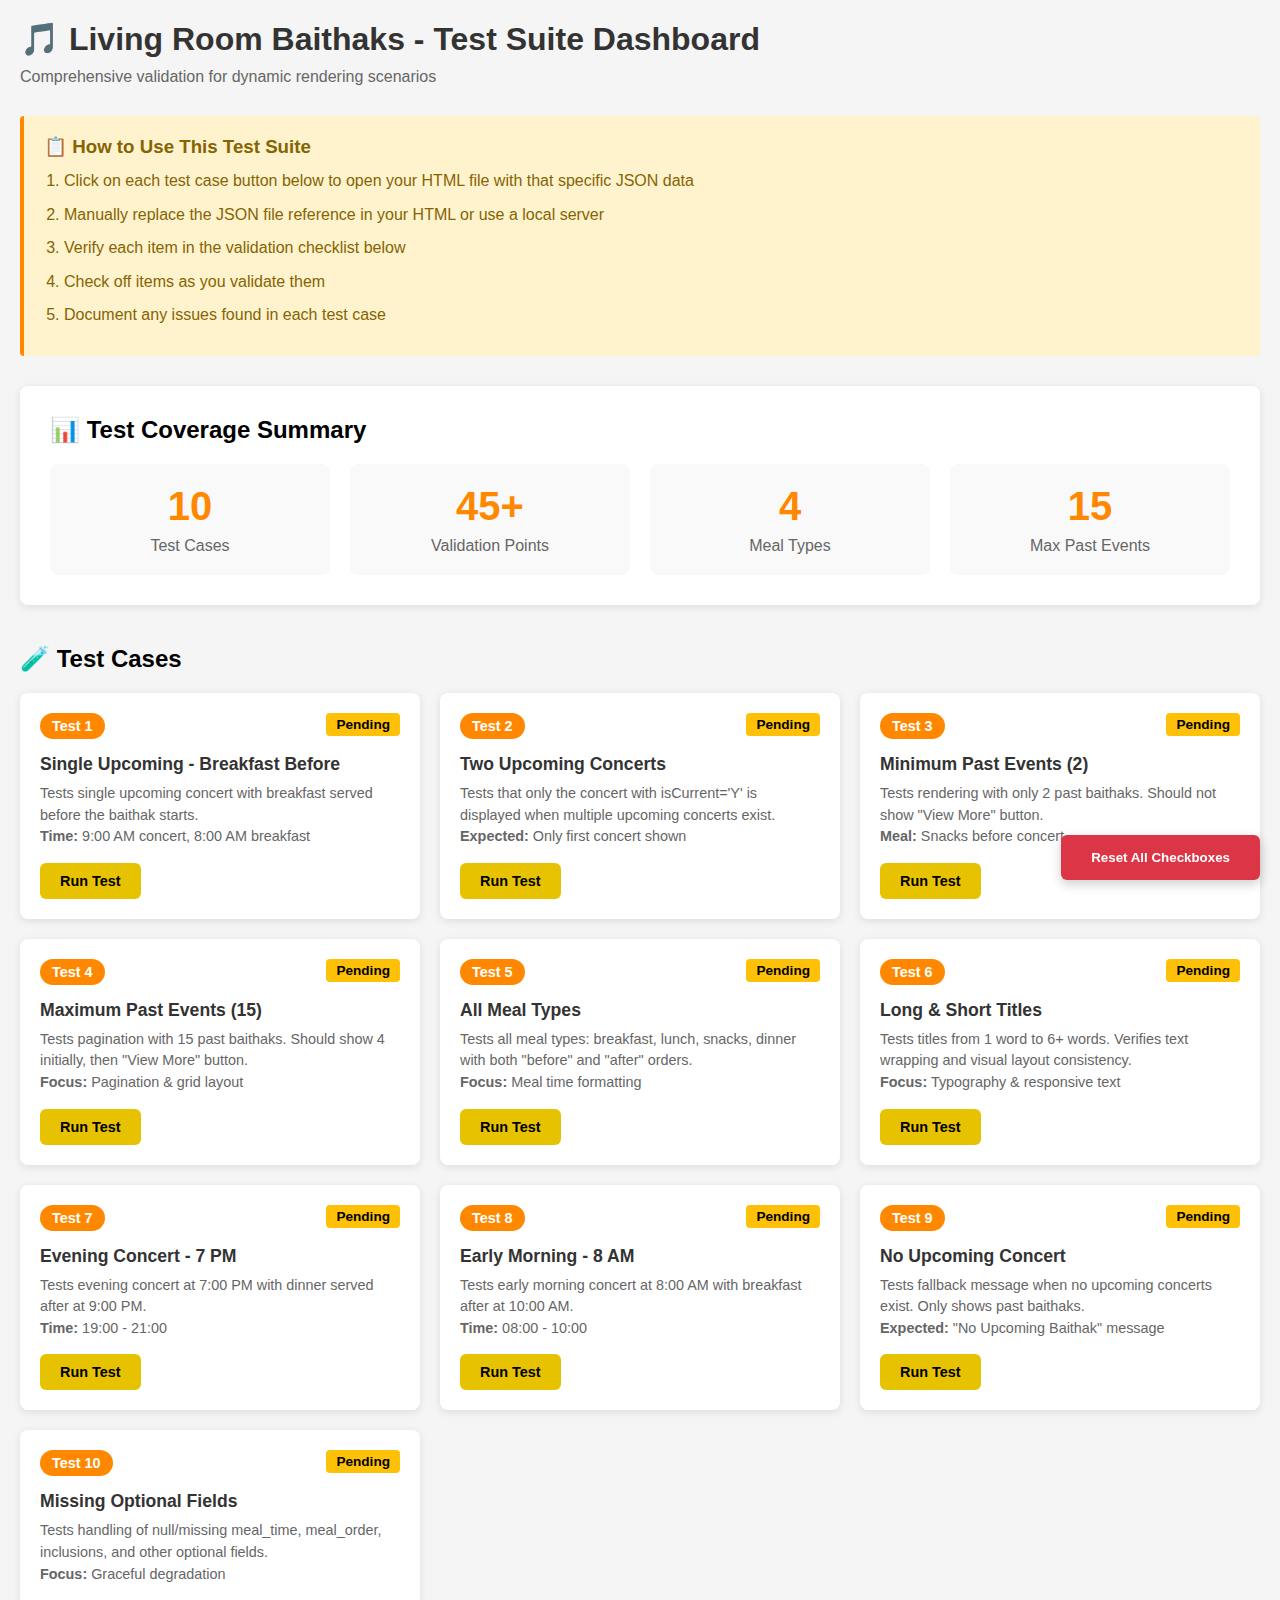
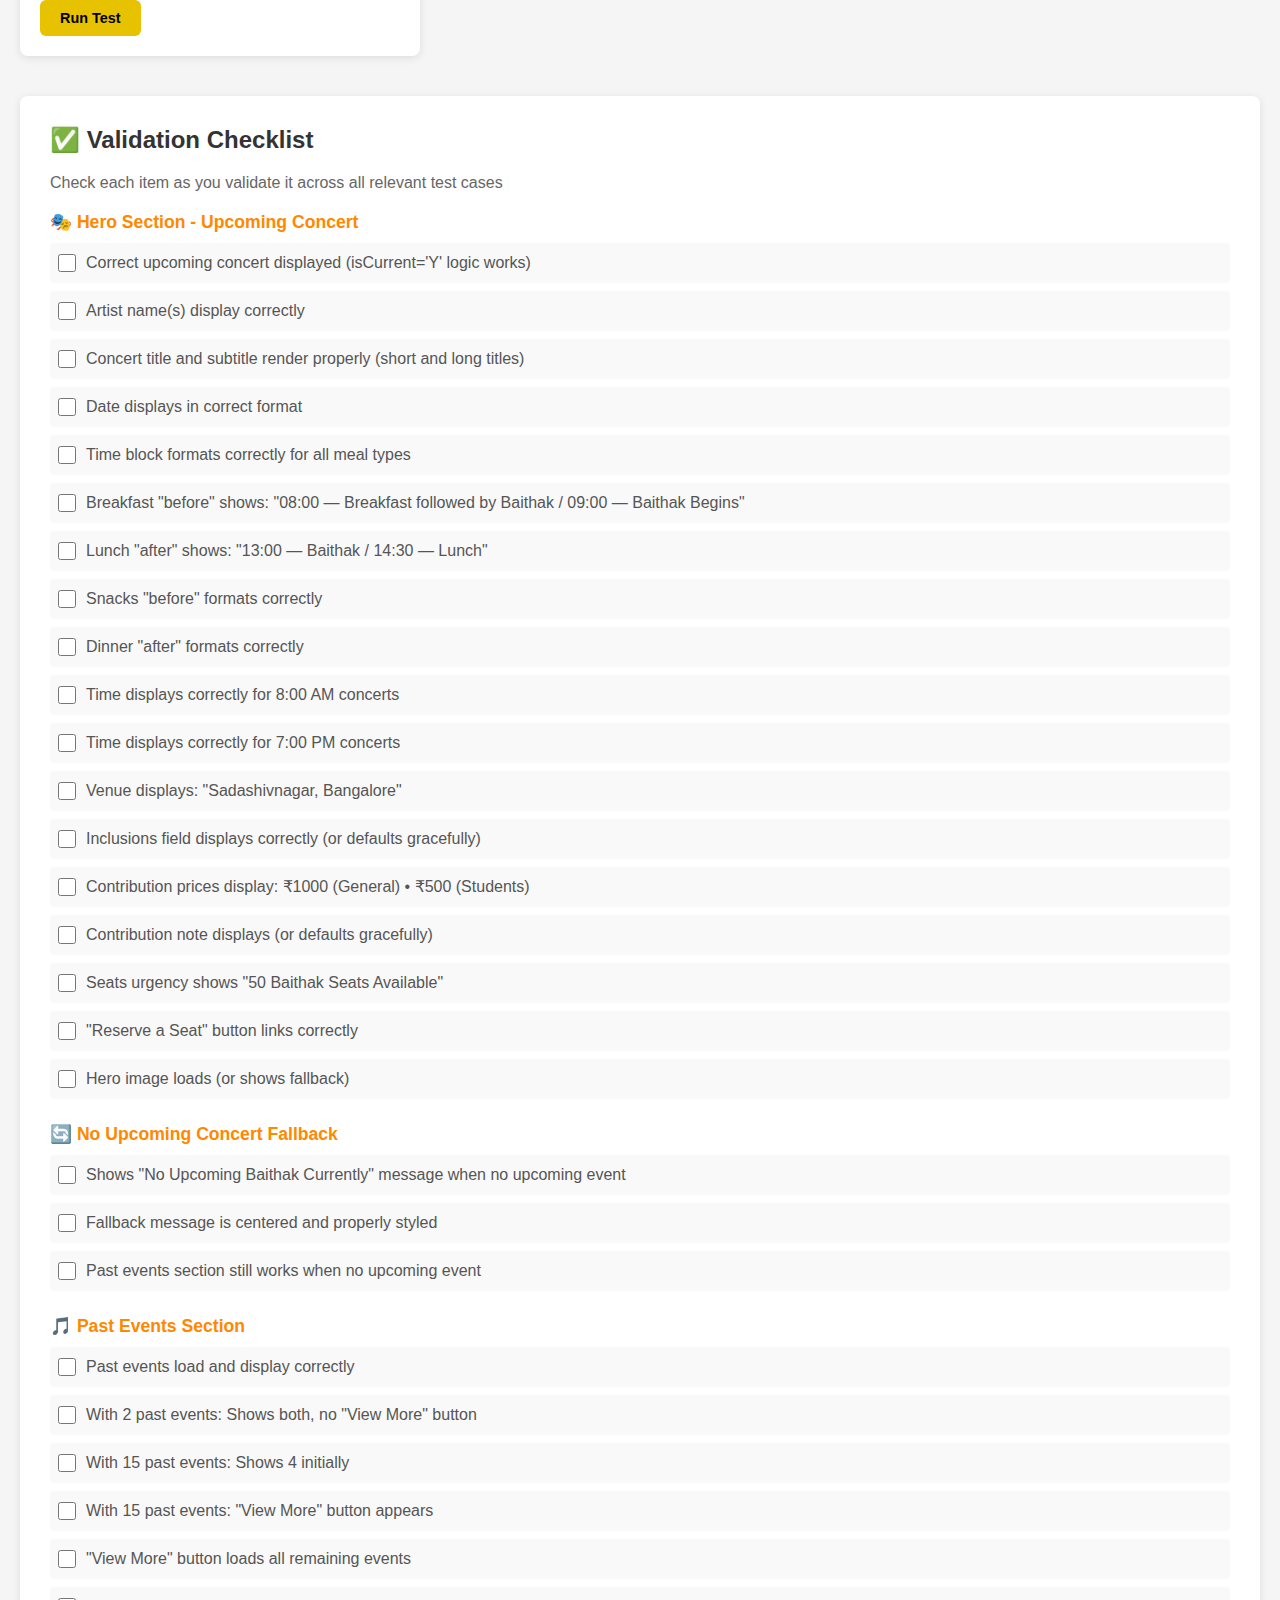
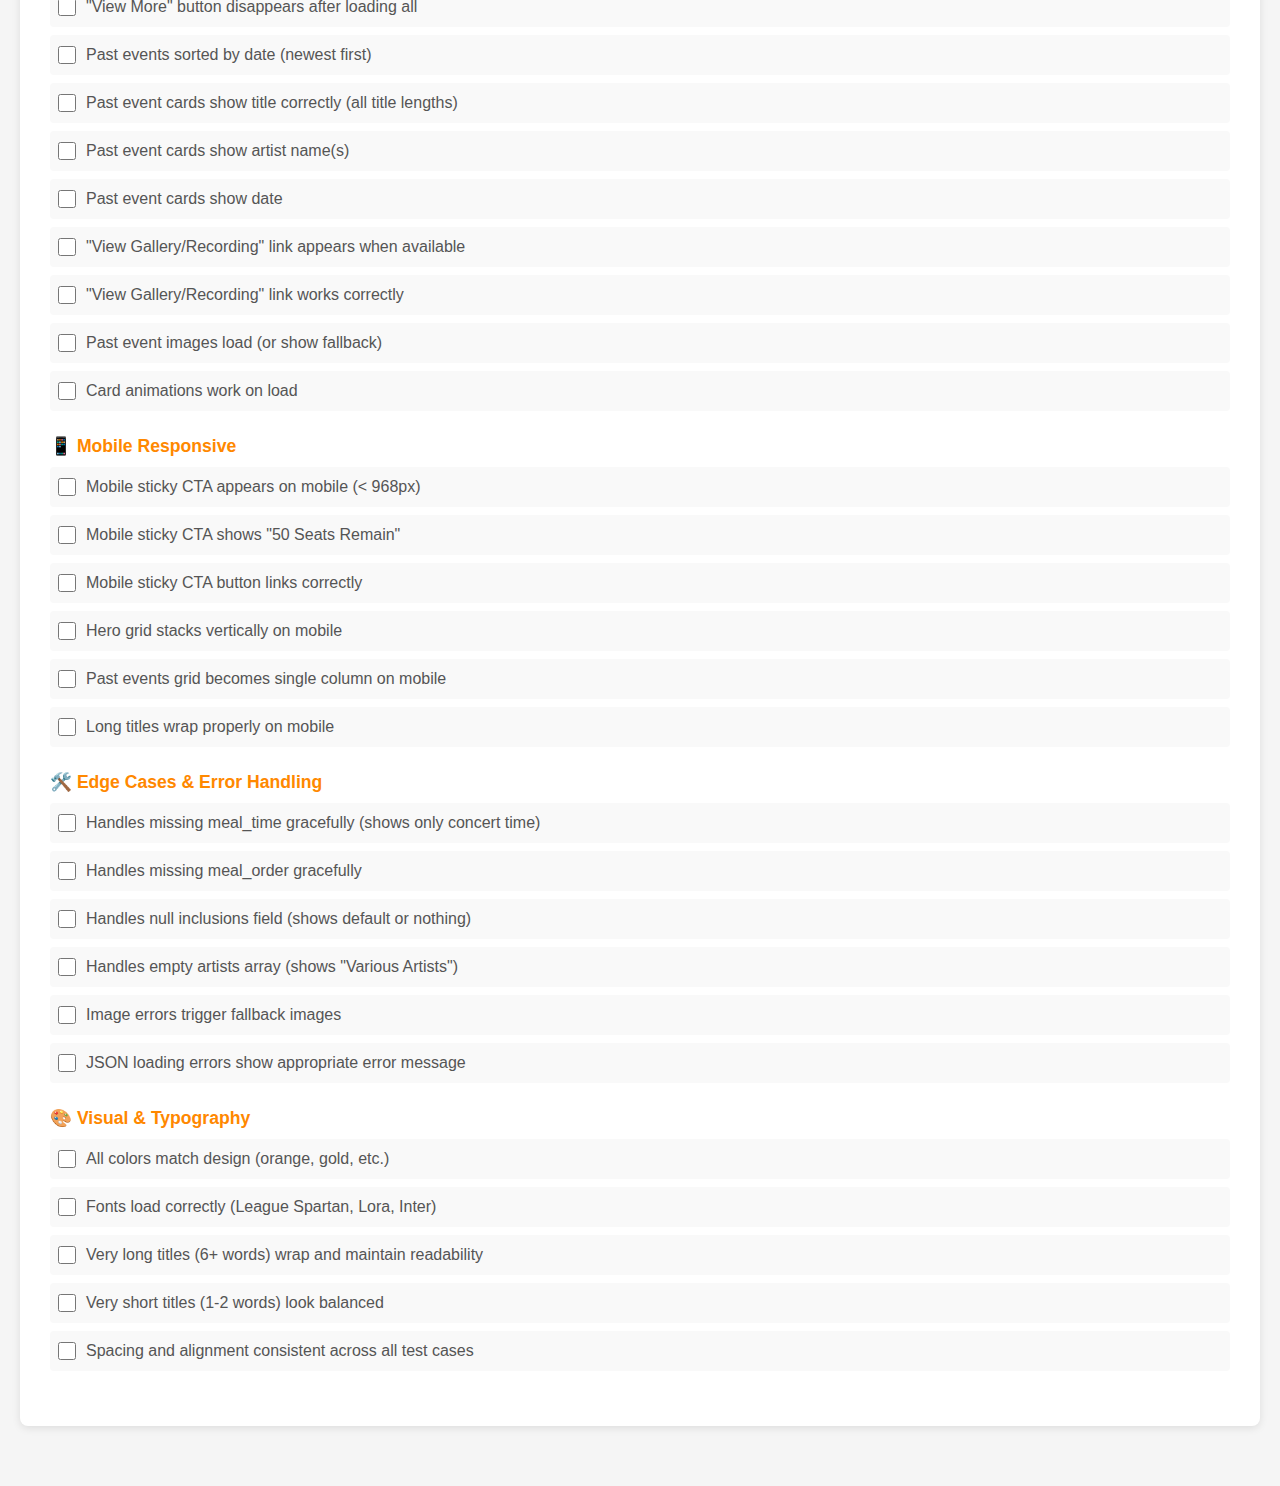
<file: src/living_room_website/test_validation_dashboard.html>
<!DOCTYPE html>
<html lang="en">
<head>
    <meta charset="UTF-8">
    <meta name="viewport" content="width=device-width, initial-scale=1.0">
    <title>LRB Test Suite - Validation Dashboard</title>
    <style>
        * {
            margin: 0;
            padding: 0;
            box-sizing: border-box;
        }

        body {
            font-family: 'Segoe UI', Tahoma, Geneva, Verdana, sans-serif;
            background: #f5f5f5;
            padding: 20px;
        }

        .container {
            max-width: 1400px;
            margin: 0 auto;
        }

        h1 {
            color: #333;
            margin-bottom: 10px;
        }

        .subtitle {
            color: #666;
            margin-bottom: 30px;
        }

        .test-grid {
            display: grid;
            grid-template-columns: repeat(auto-fit, minmax(350px, 1fr));
            gap: 20px;
            margin-bottom: 40px;
        }

        .test-card {
            background: white;
            border-radius: 8px;
            padding: 20px;
            box-shadow: 0 2px 8px rgba(0,0,0,0.1);
            transition: all 0.3s;
        }

        .test-card:hover {
            box-shadow: 0 4px 16px rgba(0,0,0,0.15);
            transform: translateY(-2px);
        }

        .test-header {
            display: flex;
            justify-content: space-between;
            align-items: flex-start;
            margin-bottom: 15px;
        }

        .test-number {
            background: #ff8800;
            color: white;
            padding: 5px 12px;
            border-radius: 20px;
            font-weight: bold;
            font-size: 0.9em;
        }

        .test-title {
            font-size: 1.1em;
            font-weight: bold;
            color: #333;
            margin-bottom: 8px;
        }

        .test-description {
            color: #666;
            font-size: 0.9em;
            margin-bottom: 15px;
            line-height: 1.5;
        }

        .test-button {
            display: inline-block;
            background: #e6c200;
            color: #000;
            padding: 10px 20px;
            border-radius: 6px;
            text-decoration: none;
            font-weight: bold;
            font-size: 0.9em;
            transition: all 0.3s;
            text-align: center;
        }

        .test-button:hover {
            background: #ffd700;
            transform: translateY(-1px);
        }

        .validation-checklist {
            background: white;
            border-radius: 8px;
            padding: 30px;
            margin-bottom: 40px;
            box-shadow: 0 2px 8px rgba(0,0,0,0.1);
        }

        .validation-checklist h2 {
            color: #333;
            margin-bottom: 20px;
            font-size: 1.5em;
        }

        .checklist-category {
            margin-bottom: 25px;
        }

        .category-title {
            font-weight: bold;
            color: #ff8800;
            margin-bottom: 10px;
            font-size: 1.1em;
        }

        .checklist-item {
            display: flex;
            align-items: flex-start;
            margin-bottom: 8px;
            padding: 8px;
            background: #f9f9f9;
            border-radius: 4px;
        }

        .checklist-item input[type="checkbox"] {
            margin-right: 10px;
            margin-top: 3px;
            cursor: pointer;
            width: 18px;
            height: 18px;
        }

        .checklist-item label {
            cursor: pointer;
            color: #555;
            line-height: 1.5;
        }

        .instructions {
            background: #fff3cd;
            border-left: 4px solid #ff8800;
            padding: 20px;
            margin-bottom: 30px;
            border-radius: 4px;
        }

        .instructions h3 {
            color: #856404;
            margin-bottom: 10px;
        }

        .instructions ol {
            margin-left: 20px;
            color: #856404;
        }

        .instructions li {
            margin-bottom: 8px;
            line-height: 1.6;
        }

        .test-status {
            display: inline-block;
            padding: 4px 10px;
            border-radius: 4px;
            font-size: 0.85em;
            font-weight: bold;
        }

        .status-pending {
            background: #ffc107;
            color: #000;
        }

        .status-passed {
            background: #28a745;
            color: white;
        }

        .status-failed {
            background: #dc3545;
            color: white;
        }

        .summary-section {
            background: white;
            border-radius: 8px;
            padding: 30px;
            margin-bottom: 40px;
            box-shadow: 0 2px 8px rgba(0,0,0,0.1);
        }

        .summary-grid {
            display: grid;
            grid-template-columns: repeat(auto-fit, minmax(200px, 1fr));
            gap: 20px;
            margin-top: 20px;
        }

        .summary-card {
            background: #f9f9f9;
            padding: 20px;
            border-radius: 8px;
            text-align: center;
        }

        .summary-number {
            font-size: 2.5em;
            font-weight: bold;
            color: #ff8800;
        }

        .summary-label {
            color: #666;
            margin-top: 8px;
        }
    </style>
</head>
<body>
    <div class="container">
        <h1>🎵 Living Room Baithaks - Test Suite Dashboard</h1>
        <p class="subtitle">Comprehensive validation for dynamic rendering scenarios</p>

        <div class="instructions">
            <h3>📋 How to Use This Test Suite</h3>
            <ol>
                <li>Click on each test case button below to open your HTML file with that specific JSON data</li>
                <li>Manually replace the JSON file reference in your HTML or use a local server</li>
                <li>Verify each item in the validation checklist below</li>
                <li>Check off items as you validate them</li>
                <li>Document any issues found in each test case</li>
            </ol>
        </div>

        <div class="summary-section">
            <h2>📊 Test Coverage Summary</h2>
            <div class="summary-grid">
                <div class="summary-card">
                    <div class="summary-number">10</div>
                    <div class="summary-label">Test Cases</div>
                </div>
                <div class="summary-card">
                    <div class="summary-number">45+</div>
                    <div class="summary-label">Validation Points</div>
                </div>
                <div class="summary-card">
                    <div class="summary-number">4</div>
                    <div class="summary-label">Meal Types</div>
                </div>
                <div class="summary-card">
                    <div class="summary-number">15</div>
                    <div class="summary-label">Max Past Events</div>
                </div>
            </div>
        </div>

        <h2 style="margin-bottom: 20px;">🧪 Test Cases</h2>
        <div class="test-grid">
            <div class="test-card">
                <div class="test-header">
                    <span class="test-number">Test 1</span>
                    <span class="test-status status-pending">Pending</span>
                </div>
                <div class="test-title">Single Upcoming - Breakfast Before</div>
                <div class="test-description">
                    Tests single upcoming concert with breakfast served before the baithak starts.
                    <br><strong>Time:</strong> 9:00 AM concert, 8:00 AM breakfast
                </div>
                <a href="#" class="test-button" onclick="alert('Load: test_case_1_single_breakfast.json'); return false;">Run Test</a>
            </div>

            <div class="test-card">
                <div class="test-header">
                    <span class="test-number">Test 2</span>
                    <span class="test-status status-pending">Pending</span>
                </div>
                <div class="test-title">Two Upcoming Concerts</div>
                <div class="test-description">
                    Tests that only the concert with isCurrent='Y' is displayed when multiple upcoming concerts exist.
                    <br><strong>Expected:</strong> Only first concert shown
                </div>
                <a href="#" class="test-button" onclick="alert('Load: test_case_2_two_upcoming.json'); return false;">Run Test</a>
            </div>

            <div class="test-card">
                <div class="test-header">
                    <span class="test-number">Test 3</span>
                    <span class="test-status status-pending">Pending</span>
                </div>
                <div class="test-title">Minimum Past Events (2)</div>
                <div class="test-description">
                    Tests rendering with only 2 past baithaks. Should not show "View More" button.
                    <br><strong>Meal:</strong> Snacks before concert
                </div>
                <a href="#" class="test-button" onclick="alert('Load: test_case_3_min_past.json'); return false;">Run Test</a>
            </div>

            <div class="test-card">
                <div class="test-header">
                    <span class="test-number">Test 4</span>
                    <span class="test-status status-pending">Pending</span>
                </div>
                <div class="test-title">Maximum Past Events (15)</div>
                <div class="test-description">
                    Tests pagination with 15 past baithaks. Should show 4 initially, then "View More" button.
                    <br><strong>Focus:</strong> Pagination & grid layout
                </div>
                <a href="#" class="test-button" onclick="alert('Load: test_case_4_max_past.json'); return false;">Run Test</a>
            </div>

            <div class="test-card">
                <div class="test-header">
                    <span class="test-number">Test 5</span>
                    <span class="test-status status-pending">Pending</span>
                </div>
                <div class="test-title">All Meal Types</div>
                <div class="test-description">
                    Tests all meal types: breakfast, lunch, snacks, dinner with both "before" and "after" orders.
                    <br><strong>Focus:</strong> Meal time formatting
                </div>
                <a href="#" class="test-button" onclick="alert('Load: test_case_5_all_meals.json'); return false;">Run Test</a>
            </div>

            <div class="test-card">
                <div class="test-header">
                    <span class="test-number">Test 6</span>
                    <span class="test-status status-pending">Pending</span>
                </div>
                <div class="test-title">Long & Short Titles</div>
                <div class="test-description">
                    Tests titles from 1 word to 6+ words. Verifies text wrapping and visual layout consistency.
                    <br><strong>Focus:</strong> Typography & responsive text
                </div>
                <a href="#" class="test-button" onclick="alert('Load: test_case_6_long_titles.json'); return false;">Run Test</a>
            </div>

            <div class="test-card">
                <div class="test-header">
                    <span class="test-number">Test 7</span>
                    <span class="test-status status-pending">Pending</span>
                </div>
                <div class="test-title">Evening Concert - 7 PM</div>
                <div class="test-description">
                    Tests evening concert at 7:00 PM with dinner served after at 9:00 PM.
                    <br><strong>Time:</strong> 19:00 - 21:00
                </div>
                <a href="#" class="test-button" onclick="alert('Load: test_case_7_evening_dinner.json'); return false;">Run Test</a>
            </div>

            <div class="test-card">
                <div class="test-header">
                    <span class="test-number">Test 8</span>
                    <span class="test-status status-pending">Pending</span>
                </div>
                <div class="test-title">Early Morning - 8 AM</div>
                <div class="test-description">
                    Tests early morning concert at 8:00 AM with breakfast after at 10:00 AM.
                    <br><strong>Time:</strong> 08:00 - 10:00
                </div>
                <a href="#" class="test-button" onclick="alert('Load: test_case_8_morning_early.json'); return false;">Run Test</a>
            </div>

            <div class="test-card">
                <div class="test-header">
                    <span class="test-number">Test 9</span>
                    <span class="test-status status-pending">Pending</span>
                </div>
                <div class="test-title">No Upcoming Concert</div>
                <div class="test-description">
                    Tests fallback message when no upcoming concerts exist. Only shows past baithaks.
                    <br><strong>Expected:</strong> "No Upcoming Baithak" message
                </div>
                <a href="#" class="test-button" onclick="alert('Load: test_case_9_no_upcoming.json'); return false;">Run Test</a>
            </div>

            <div class="test-card">
                <div class="test-header">
                    <span class="test-number">Test 10</span>
                    <span class="test-status status-pending">Pending</span>
                </div>
                <div class="test-title">Missing Optional Fields</div>
                <div class="test-description">
                    Tests handling of null/missing meal_time, meal_order, inclusions, and other optional fields.
                    <br><strong>Focus:</strong> Graceful degradation
                </div>
                <a href="#" class="test-button" onclick="alert('Load: test_case_10_missing_fields.json'); return false;">Run Test</a>
            </div>
        </div>

        <div class="validation-checklist">
            <h2>✅ Validation Checklist</h2>
            <p style="color: #666; margin-bottom: 20px;">Check each item as you validate it across all relevant test cases</p>

            <div class="checklist-category">
                <div class="category-title">🎭 Hero Section - Upcoming Concert</div>
                <div class="checklist-item">
                    <input type="checkbox" id="check1">
                    <label for="check1">Correct upcoming concert displayed (isCurrent='Y' logic works)</label>
                </div>
                <div class="checklist-item">
                    <input type="checkbox" id="check2">
                    <label for="check2">Artist name(s) display correctly</label>
                </div>
                <div class="checklist-item">
                    <input type="checkbox" id="check3">
                    <label for="check3">Concert title and subtitle render properly (short and long titles)</label>
                </div>
                <div class="checklist-item">
                    <input type="checkbox" id="check4">
                    <label for="check4">Date displays in correct format</label>
                </div>
                <div class="checklist-item">
                    <input type="checkbox" id="check5">
                    <label for="check5">Time block formats correctly for all meal types</label>
                </div>
                <div class="checklist-item">
                    <input type="checkbox" id="check6">
                    <label for="check6">Breakfast "before" shows: "08:00 — Breakfast followed by Baithak / 09:00 — Baithak Begins"</label>
                </div>
                <div class="checklist-item">
                    <input type="checkbox" id="check7">
                    <label for="check7">Lunch "after" shows: "13:00 — Baithak / 14:30 — Lunch"</label>
                </div>
                <div class="checklist-item">
                    <input type="checkbox" id="check8">
                    <label for="check8">Snacks "before" formats correctly</label>
                </div>
                <div class="checklist-item">
                    <input type="checkbox" id="check9">
                    <label for="check9">Dinner "after" formats correctly</label>
                </div>
                <div class="checklist-item">
                    <input type="checkbox" id="check10">
                    <label for="check10">Time displays correctly for 8:00 AM concerts</label>
                </div>
                <div class="checklist-item">
                    <input type="checkbox" id="check11">
                    <label for="check11">Time displays correctly for 7:00 PM concerts</label>
                </div>
                <div class="checklist-item">
                    <input type="checkbox" id="check12">
                    <label for="check12">Venue displays: "Sadashivnagar, Bangalore"</label>
                </div>
                <div class="checklist-item">
                    <input type="checkbox" id="check13">
                    <label for="check13">Inclusions field displays correctly (or defaults gracefully)</label>
                </div>
                <div class="checklist-item">
                    <input type="checkbox" id="check14">
                    <label for="check14">Contribution prices display: ₹1000 (General) • ₹500 (Students)</label>
                </div>
                <div class="checklist-item">
                    <input type="checkbox" id="check15">
                    <label for="check15">Contribution note displays (or defaults gracefully)</label>
                </div>
                <div class="checklist-item">
                    <input type="checkbox" id="check16">
                    <label for="check16">Seats urgency shows "50 Baithak Seats Available"</label>
                </div>
                <div class="checklist-item">
                    <input type="checkbox" id="check17">
                    <label for="check17">"Reserve a Seat" button links correctly</label>
                </div>
                <div class="checklist-item">
                    <input type="checkbox" id="check18">
                    <label for="check18">Hero image loads (or shows fallback)</label>
                </div>
            </div>

            <div class="checklist-category">
                <div class="category-title">🔄 No Upcoming Concert Fallback</div>
                <div class="checklist-item">
                    <input type="checkbox" id="check19">
                    <label for="check19">Shows "No Upcoming Baithak Currently" message when no upcoming event</label>
                </div>
                <div class="checklist-item">
                    <input type="checkbox" id="check20">
                    <label for="check20">Fallback message is centered and properly styled</label>
                </div>
                <div class="checklist-item">
                    <input type="checkbox" id="check21">
                    <label for="check21">Past events section still works when no upcoming event</label>
                </div>
            </div>

            <div class="checklist-category">
                <div class="category-title">🎵 Past Events Section</div>
                <div class="checklist-item">
                    <input type="checkbox" id="check22">
                    <label for="check22">Past events load and display correctly</label>
                </div>
                <div class="checklist-item">
                    <input type="checkbox" id="check23">
                    <label for="check23">With 2 past events: Shows both, no "View More" button</label>
                </div>
                <div class="checklist-item">
                    <input type="checkbox" id="check24">
                    <label for="check24">With 15 past events: Shows 4 initially</label>
                </div>
                <div class="checklist-item">
                    <input type="checkbox" id="check25">
                    <label for="check25">With 15 past events: "View More" button appears</label>
                </div>
                <div class="checklist-item">
                    <input type="checkbox" id="check26">
                    <label for="check26">"View More" button loads all remaining events</label>
                </div>
                <div class="checklist-item">
                    <input type="checkbox" id="check27">
                    <label for="check27">"View More" button disappears after loading all</label>
                </div>
                <div class="checklist-item">
                    <input type="checkbox" id="check28">
                    <label for="check28">Past events sorted by date (newest first)</label>
                </div>
                <div class="checklist-item">
                    <input type="checkbox" id="check29">
                    <label for="check29">Past event cards show title correctly (all title lengths)</label>
                </div>
                <div class="checklist-item">
                    <input type="checkbox" id="check30">
                    <label for="check30">Past event cards show artist name(s)</label>
                </div>
                <div class="checklist-item">
                    <input type="checkbox" id="check31">
                    <label for="check31">Past event cards show date</label>
                </div>
                <div class="checklist-item">
                    <input type="checkbox" id="check32">
                    <label for="check32">"View Gallery/Recording" link appears when available</label>
                </div>
                <div class="checklist-item">
                    <input type="checkbox" id="check33">
                    <label for="check33">"View Gallery/Recording" link works correctly</label>
                </div>
                <div class="checklist-item">
                    <input type="checkbox" id="check34">
                    <label for="check34">Past event images load (or show fallback)</label>
                </div>
                <div class="checklist-item">
                    <input type="checkbox" id="check35">
                    <label for="check35">Card animations work on load</label>
                </div>
            </div>

            <div class="checklist-category">
                <div class="category-title">📱 Mobile Responsive</div>
                <div class="checklist-item">
                    <input type="checkbox" id="check36">
                    <label for="check36">Mobile sticky CTA appears on mobile (< 968px)</label>
                </div>
                <div class="checklist-item">
                    <input type="checkbox" id="check37">
                    <label for="check37">Mobile sticky CTA shows "50 Seats Remain"</label>
                </div>
                <div class="checklist-item">
                    <input type="checkbox" id="check38">
                    <label for="check38">Mobile sticky CTA button links correctly</label>
                </div>
                <div class="checklist-item">
                    <input type="checkbox" id="check39">
                    <label for="check39">Hero grid stacks vertically on mobile</label>
                </div>
                <div class="checklist-item">
                    <input type="checkbox" id="check40">
                    <label for="check40">Past events grid becomes single column on mobile</label>
                </div>
                <div class="checklist-item">
                    <input type="checkbox" id="check41">
                    <label for="check41">Long titles wrap properly on mobile</label>
                </div>
            </div>

            <div class="checklist-category">
                <div class="category-title">🛠️ Edge Cases & Error Handling</div>
                <div class="checklist-item">
                    <input type="checkbox" id="check42">
                    <label for="check42">Handles missing meal_time gracefully (shows only concert time)</label>
                </div>
                <div class="checklist-item">
                    <input type="checkbox" id="check43">
                    <label for="check43">Handles missing meal_order gracefully</label>
                </div>
                <div class="checklist-item">
                    <input type="checkbox" id="check44">
                    <label for="check44">Handles null inclusions field (shows default or nothing)</label>
                </div>
                <div class="checklist-item">
                    <input type="checkbox" id="check45">
                    <label for="check45">Handles empty artists array (shows "Various Artists")</label>
                </div>
                <div class="checklist-item">
                    <input type="checkbox" id="check46">
                    <label for="check46">Image errors trigger fallback images</label>
                </div>
                <div class="checklist-item">
                    <input type="checkbox" id="check47">
                    <label for="check47">JSON loading errors show appropriate error message</label>
                </div>
            </div>

            <div class="checklist-category">
                <div class="category-title">🎨 Visual & Typography</div>
                <div class="checklist-item">
                    <input type="checkbox" id="check48">
                    <label for="check48">All colors match design (orange, gold, etc.)</label>
                </div>
                <div class="checklist-item">
                    <input type="checkbox" id="check49">
                    <label for="check49">Fonts load correctly (League Spartan, Lora, Inter)</label>
                </div>
                <div class="checklist-item">
                    <input type="checkbox" id="check50">
                    <label for="check50">Very long titles (6+ words) wrap and maintain readability</label>
                </div>
                <div class="checklist-item">
                    <input type="checkbox" id="check51">
                    <label for="check51">Very short titles (1-2 words) look balanced</label>
                </div>
                <div class="checklist-item">
                    <input type="checkbox" id="check52">
                    <label for="check52">Spacing and alignment consistent across all test cases</label>
                </div>
            </div>
        </div>
    </div>

    <script>
        // Save checkbox states to localStorage
        document.querySelectorAll('input[type="checkbox"]').forEach(checkbox => {
            const savedState = localStorage.getItem(checkbox.id);
            if (savedState === 'true') {
                checkbox.checked = true;
            }

            checkbox.addEventListener('change', function() {
                localStorage.setItem(this.id, this.checked);
            });
        });

        // Clear all checkboxes button (optional)
        const clearButton = document.createElement('button');
        clearButton.textContent = 'Reset All Checkboxes';
        clearButton.style.cssText = 'position: fixed; bottom: 20px; right: 20px; padding: 15px 30px; background: #dc3545; color: white; border: none; border-radius: 6px; font-weight: bold; cursor: pointer; box-shadow: 0 4px 12px rgba(0,0,0,0.2);';
        clearButton.onclick = function() {
            if (confirm('Are you sure you want to reset all checkboxes?')) {
                document.querySelectorAll('input[type="checkbox"]').forEach(cb => {
                    cb.checked = false;
                    localStorage.removeItem(cb.id);
                });
            }
        };
        document.body.appendChild(clearButton);
    </script>
</body>
</html>
</file>
<file: src/living_room_website/styles/layout.css>
/**
 * LAYOUT STYLES
 * Image containers, aspect ratios, grid systems, and section layouts
 */

/* ========== IMAGE CONTAINERS ========== */
.image-container {
    position: relative;
    width: 100%;
    overflow: hidden;
    background: var(--bg-dark);
    border-radius: 8px;
}

/* Aspect Ratios */
.aspect-square { aspect-ratio: 1 / 1; }
.aspect-portrait { aspect-ratio: 4 / 5; }
.aspect-story { aspect-ratio: 9 / 16; }
.aspect-landscape { aspect-ratio: 16 / 9; }

.image-container img {
    width: 100%;
    height: 100%;
    object-fit: cover;
    object-position: center;
    display: block;
}

/* ========== HERO SECTION ========== */
#hero {
    min-height: 100vh;
    display: flex;
    align-items: center;
    position: relative;
    padding: 120px 0 60px;
    background: var(--bg-black);
}

.hero-intro {
    text-align: left;
    font-family: 'Inter', sans-serif;
    font-size: 1em;
    letter-spacing: 3px;
    color: var(--gold-toned);
    margin-bottom: 50px;
    font-weight: 500;
}

.hero-grid {
    display: grid;
    grid-template-columns: 55% 45%;
    gap: 60px;
    align-items: center;
}

.hero-image {
    width: 100%;
    max-width: 500px;
    aspect-ratio: 1;
    overflow: hidden;
    border-radius: 8px;
    box-shadow: 0 20px 60px rgba(0, 0, 0, 0.6);
}

.hero-tagline {
    text-align: center;
    font-family: 'Inter', sans-serif;
    font-size: 0.85em;
    color: var(--gold-bright);
    margin-top: 50px;
}

/* ========== HOW IT WORKS SECTION ========== */
#how-it-works {
    padding: 80px 0;
    background: var(--bg-dark);
}

.steps-container {
    display: grid;
    grid-template-columns: repeat(4, 1fr);
    gap: 30px;
    position: relative;
}

/* ========== PAST EVENTS SECTION ========== */
#past-events {
    padding: 80px 0;
    background: var(--bg-black);
}

.past-events-grid {
    display: grid;
    grid-template-columns: repeat(auto-fit, minmax(250px, 1fr));
    gap: 25px;
    margin-bottom: 50px;
    max-width: 1200px;
    margin-left: auto;
    margin-right: auto;
}

/* ========== FOOTER ========== */
footer {
    padding: 60px 0 40px;
    background: var(--bg-dark);
    border-top: 1px solid rgba(212, 165, 116, 0.2);
}

.footer-grid {
    display: grid;
    grid-template-columns: repeat(3, 1fr);
    gap: 50px;
    margin-bottom: 40px;
}
</file>
<file: src/living_room_website/styles/components.css>
/**
 * COMPONENT STYLES
 * Navigation, buttons, cards, hero elements, and reusable components
 */

/* ========== NAVIGATION ========== */
.nav {
    position: fixed;
    top: 0;
    left: 0;
    right: 0;
    background: rgba(0, 0, 0, 0.98);
    backdrop-filter: blur(20px);
    z-index: 1000;
    padding: 15px 0;
    border-bottom: 1px solid rgba(212, 165, 116, 0.15);
}

.nav-container {
    max-width: 1300px;
    margin: 0 auto;
    padding: 0 30px;
    display: flex;
    justify-content: center;
    align-items: center;
}

.nav-menu {
    display: flex;
    gap: 25px;
    align-items: center;
}

.nav-menu a {
    color: var(--orange);
    text-decoration: none;
    font-family: 'Inter', sans-serif;
    font-size: 0.9em;
    font-weight: 500;
    transition: color 0.3s;
}

.nav-menu a:hover {
    color: var(--gold-toned);
}

.nav-book-btn {
    background: var(--gold-bright);
    color: var(--bg-black);
    padding: 10px 24px;
    border-radius: 6px;
    font-weight: 700;
    text-transform: uppercase;
    letter-spacing: 0.5px;
    font-size: 0.85em;
}

.nav-back-btn {
    display: none;
    color: var(--orange);
    text-decoration: none;
    font-family: 'Inter', sans-serif;
    font-size: 0.9em;
    font-weight: 500;
    transition: color 0.3s;
    align-items: center;
    gap: 8px;
}

.nav-back-btn.visible {
    display: flex;
}

.nav-back-btn:hover {
    color: var(--gold-toned);
}

/* Mobile Menu Toggle */
.menu-toggle {
    display: none;
    flex-direction: column;
    gap: 5px;
    cursor: pointer;
    padding: 5px;
    z-index: 1002;
}

.menu-toggle span {
    width: 25px;
    height: 3px;
    background: var(--text-white);
    transition: all 0.3s;
    border-radius: 2px;
}

.menu-toggle.active span:nth-child(1) {
    transform: rotate(45deg) translate(7px, 7px);
}

.menu-toggle.active span:nth-child(2) {
    opacity: 0;
}

.menu-toggle.active span:nth-child(3) {
    transform: rotate(-45deg) translate(7px, -7px);
}

/* Mobile Menu Overlay */
.mobile-menu-overlay {
    position: fixed;
    top: 0;
    left: 0;
    right: 0;
    bottom: 0;
    background: rgba(0, 0, 0, 0.95);
    backdrop-filter: blur(10px);
    z-index: 999;
    display: none;
    opacity: 0;
    transition: opacity 0.3s ease;
}

.mobile-menu-overlay.active {
    display: block;
    opacity: 1;
}

.mobile-menu-content {
    display: flex;
    flex-direction: column;
    align-items: center;
    justify-content: center;
    height: 100%;
    padding: 80px 30px 30px;
}

.mobile-menu-content a {
    color: var(--text-white);
    text-decoration: none;
    font-family: 'League Spartan', sans-serif;
    font-size: 1.4em;
    font-weight: 700;
    padding: 20px;
    width: 100%;
    text-align: center;
    transition: all 0.3s;
    border-bottom: 1px solid rgba(212, 165, 116, 0.1);
}

/* Mobile Sticky CTA */
.mobile-sticky-cta {
    display: none;
    position: fixed;
    bottom: 0;
    left: 0;
    right: 0;
    background: rgba(0, 0, 0, 0.98);
    backdrop-filter: blur(20px);
    border-top: 2px solid var(--orange);
    padding: 12px 20px;
    z-index: 999;
    box-shadow: 0 -4px 20px rgba(0, 0, 0, 0.5);
}

.mobile-sticky-content {
    display: flex;
    justify-content: space-between;
    align-items: center;
    max-width: 1300px;
    margin: 0 auto;
    gap: 15px;
}

.mobile-sticky-info {
    flex: 1;
}

.mobile-sticky-seats {
    font-family: 'League Spartan', sans-serif;
    font-size: 1.1em;
    font-weight: 800;
    color: var(--gold-bright);
}

.mobile-sticky-text {
    font-family: 'Inter', sans-serif;
    font-size: 0.75em;
    color: var(--text-gray);
}

.mobile-sticky-btn {
    display: flex;
    align-items: center;
    justify-content: center;
    background: var(--gold-bright);
    color: var(--bg-black);
    padding: 12px 28px;
    border-radius: 6px;
    font-family: 'League Spartan', sans-serif;
    font-weight: 700;
    font-size: 0.9em;
    text-transform: uppercase;
    letter-spacing: 0.5px;
    text-decoration: none;
    white-space: nowrap;
    min-height: 44px;
}

/* ========== BUTTONS ========== */
.btn {
    display: inline-flex;
    align-items: center;
    justify-content: center;
    padding: 15px 35px;
    border-radius: 6px;
    font-family: 'League Spartan', sans-serif;
    font-weight: 700;
    font-size: 0.9em;
    text-transform: uppercase;
    letter-spacing: 0.5px;
    text-decoration: none;
    transition: all 0.3s;
    min-height: 44px;
}

.btn-primary {
    background: var(--gold-bright);
    color: var(--bg-black);
    border: none;
}

.btn-primary:hover {
    background: #ffd700;
    transform: translateY(-2px);
    box-shadow: 0 8px 20px rgba(230, 194, 0, 0.3);
}

.btn-secondary {
    background: transparent;
    color: var(--text-white);
    border: 1.5px solid rgba(255, 255, 255, 0.3);
}

.btn-secondary:hover {
    border-color: var(--text-white);
    background: rgba(255, 255, 255, 0.05);
}

.btn-group {
    display: flex;
    gap: 15px;
    margin-top: 40px;
    justify-content: center;
    flex-wrap: wrap;
}

.copy-btn {
    background: var(--orange);
    color: var(--bg-black);
    border: none;
    padding: 10px 20px;
    border-radius: 6px;
    font-family: 'Inter', sans-serif;
    font-size: 0.9em;
    font-weight: 600;
    cursor: pointer;
    transition: all 0.3s;
}

.copy-btn:hover {
    background: var(--gold-bright);
    transform: translateY(-2px);
}

/* ========== HERO CONTENT ========== */
.hero-label {
    display: inline-block;
    font-family: 'League Spartan', sans-serif;
    font-size: 0.7em;
    text-transform: uppercase;
    letter-spacing: 2px;
    background: var(--orange);
    color: var(--bg-black);
    padding: 10px 20px;
    margin-bottom: 25px;
    font-weight: 900;
}

.hero-artists {
    font-family: 'League Spartan', sans-serif;
    font-size: clamp(1.5em, 4vw, 2em);
    font-weight: 800;
    color: var(--text-white);
    margin-bottom: 18px;
    line-height: 1.35;
}

.artist-name {
    color: var(--gold-toned);
    font-weight: 900;
}

.artist-role {
    color: var(--text-gray);
    font-size: 0.55em;
    font-weight: 500;
    font-family: 'Inter', sans-serif;
}

.hero-title {
    font-size: clamp(1.2em, 3vw, 1.5em);
    color: var(--text-light);
    margin-bottom: 30px;
    line-height: 1.4;
    font-weight: 600;
}

.event-details {
    background: var(--bg-dark);
    border-left: 3px solid var(--orange);
    padding: 20px 22px;
    margin-bottom: 25px;
    border-radius: 4px;
}

.detail-row {
    display: flex;
    align-items: flex-start;
    gap: 10px;
    margin-bottom: 12px;
    font-family: 'Inter', sans-serif;
    font-size: 0.88em;
    color: var(--text-gray);
}

.detail-row:last-child {
    margin-bottom: 0;
}

.icon-dot {
    width: 8px;
    height: 8px;
    background: var(--orange);
    border-radius: 50%;
    min-width: 8px;
    flex-shrink: 0;
    margin-top: 6px;
}

.detail-row strong {
    color: var(--text-white);
    min-width: 65px;
    font-size: 0.95em;
    flex-shrink: 0;
}

.seats-urgency {
    display: inline-flex;
    align-items: center;
    gap: 12px;
    background: var(--bg-dark);
    border-left: 3px solid var(--orange);
    padding: 12px 20px;
    border-radius: 4px;
    margin-bottom: 28px;
}

.seats-count {
    font-family: 'League Spartan', sans-serif;
    font-size: clamp(1.1em, 2.5vw, 1.3em);
    font-weight: 800;
    color: var(--gold-bright);
    letter-spacing: 0.5px;
}

.hero-cta-group {
    display: flex;
    gap: 15px;
    margin-bottom: 25px;
    flex-wrap: wrap;
}

.hero-quick-links {
    display: flex;
    gap: 20px;
    font-family: 'Inter', sans-serif;
    font-size: 0.8em;
    flex-wrap: wrap;
}

.hero-quick-links a {
    color: var(--orange);
    text-decoration: none;
    font-weight: 600;
    transition: color 0.3s;
}

/* ========== STEP CARDS (How It Works) ========== */
.step-card {
    background: var(--bg-black);
    border-left: 3px solid var(--orange);
    border-radius: 8px;
    padding: 30px 25px;
    text-align: center;
}

.step-title {
    font-family: 'League Spartan', sans-serif;
    font-size: 1.2em;
    color: var(--gold-toned);
    margin-bottom: 12px;
    font-weight: 700;
}

.step-desc {
    font-family: 'Inter', sans-serif;
    font-size: 0.9em;
    color: var(--text-gray);
    line-height: 1.6;
    text-align: left;
}

.step-desc ul {
    list-style: none;
    padding: 0;
}

.step-desc ul li {
    position: relative;
    padding-left: 20px;
    margin-bottom: 10px;
}

.step-desc ul li:before {
    content: "•";
    position: absolute;
    left: 0;
    color: var(--orange);
    font-weight: bold;
    font-size: 1.2em;
}

/* ========== PAST EVENT CARDS ========== */
.past-event-card {
    background: var(--bg-dark);
    border-radius: 8px;
    overflow: hidden;
    border: 1px solid rgba(212, 165, 116, 0.2);
    transition: all 0.3s;
}

.past-event-card:hover {
    transform: translateY(-5px);
    box-shadow: 0 10px 30px rgba(255, 136, 0, 0.2);
}

.past-event-info {
    padding: 20px;
}

.past-event-title {
    font-family: 'League Spartan', sans-serif;
    font-size: 1.1em;
    color: var(--gold-toned);
    margin-bottom: 8px;
    font-weight: 700;
}

.past-event-artist {
    font-family: 'League Spartan', sans-serif;
    font-size: 1.1em;
    color: var(--orange);
    margin-bottom: 8px;
    font-weight: 700;
}

.past-event-date {
    font-family: 'Inter', sans-serif;
    font-size: 0.85em;
    color: var(--text-gray);
}

/* ========== FOOTER ========== */
.footer-section h3 {
    font-family: 'League Spartan', sans-serif;
    font-size: 1.2em;
    color: var(--gold-toned);
    margin-bottom: 20px;
}

.footer-links {
    list-style: none;
}

.footer-links li {
    margin-bottom: 12px;
}

.footer-links a {
    font-family: 'Inter', sans-serif;
    color: var(--text-gray);
    text-decoration: none;
    font-size: 0.9em;
    transition: color 0.3s;
}

.footer-links a:hover {
    color: var(--orange);
}
</file>
<file: src/living_room_website/styles/booking-flow.css>
/**
 * BOOKING FLOW STYLES
 * All styles related to the multi-step booking process
 */

/* ========== BOOKING SECTION ========== */
#booking-flow {
    display: none;
    min-height: 100vh;
    padding: 100px 0 60px;
    background: var(--bg-black);
}

#booking-flow.active {
    display: block;
}

.booking-header {
    text-align: center;
    margin-bottom: 50px;
}

.booking-title {
    font-family: 'League Spartan', sans-serif;
    font-size: 2.5em;
    color: var(--text-white);
    margin-bottom: 15px;
}

.booking-subtitle {
    font-family: 'Inter', sans-serif;
    font-size: 1em;
    color: var(--text-gray);
}

/* ========== PROGRESS INDICATORS ========== */
.progress-container {
    display: flex;
    justify-content: center;
    align-items: center;
    gap: 12px;
    margin-bottom: 50px;
}

.progress-dot {
    width: 12px;
    height: 12px;
    border-radius: 50%;
    background: var(--bg-dark);
    border: 2px solid var(--text-muted);
    transition: all 0.3s;
}

.progress-dot.active {
    background: var(--orange);
    border-color: var(--orange);
    transform: scale(1.3);
}

.progress-dot.completed {
    background: var(--gold-toned);
    border-color: var(--gold-toned);
}

/* ========== BOOKING STEPS ========== */
.booking-step {
    display: none;
    opacity: 0;
    transform: translateY(20px);
    transition: opacity 0.4s, transform 0.4s;
}

.booking-step.active {
    display: block;
    opacity: 1;
    transform: translateY(0);
}

.step-content {
    max-width: 700px;
    margin: 0 auto;
}

.step-header {
    text-align: center;
    margin-bottom: 40px;
}

.step-number {
    font-family: 'Inter', sans-serif;
    font-size: 0.85em;
    color: var(--orange);
    text-transform: uppercase;
    letter-spacing: 2px;
    margin-bottom: 10px;
}

.step-title {
    font-family: 'League Spartan', sans-serif;
    font-size: 1.8em;
    color: var(--gold-bright);
    margin-bottom: 15px;
    font-weight: 700;
    letter-spacing: 0.5px;
}

.step-description {
    font-family: 'Inter', sans-serif;
    font-size: 0.95em;
    color: var(--text-gray);
    line-height: 1.6;
}

/* ========== INFO CARDS ========== */
.info-card {
    background: var(--bg-dark);
    border-left: 3px solid var(--orange);
    border-radius: 8px;
    padding: 25px;
    margin-bottom: 30px;
}

.info-card h3 {
    font-family: 'League Spartan', sans-serif;
    font-size: 1.3em;
    color: var(--gold-toned);
    margin-bottom: 20px;
    display: flex;
    align-items: center;
    gap: 10px;
}

.info-list {
    list-style: none;
    padding: 0;
}

.info-list li {
    font-family: 'Inter', sans-serif;
    font-size: 0.95em;
    color: var(--text-gray);
    padding: 12px 0;
    padding-left: 30px;
    position: relative;
    line-height: 1.6;
}

.info-list li:before {
    content: "•";
    position: absolute;
    left: 0;
    color: var(--orange);
    font-size: 1.5em;
    line-height: 1;
}

/* ========== CHECKBOX CONTAINERS ========== */
.checkbox-container {
    display: flex;
    align-items: center;
    gap: 15px;
    background: rgba(255, 136, 0, 0.1);
    padding: 20px;
    border-radius: 8px;
    margin-top: 30px;
    cursor: pointer;
    transition: all 0.3s;
}

.checkbox-container:hover {
    background: rgba(255, 136, 0, 0.15);
}

.checkbox-container input[type="checkbox"] {
    width: 24px;
    height: 24px;
    cursor: pointer;
    accent-color: var(--orange);
}

.checkbox-container label {
    font-family: 'Inter', sans-serif;
    font-size: 0.95em;
    color: var(--text-white);
    cursor: pointer;
    flex: 1;
}

/* ========== PRICING DISPLAY ========== */
.pricing-display {
    background: var(--bg-dark);
    border: 2px solid var(--gold-toned);
    border-radius: 8px;
    padding: 25px;
    margin-bottom: 35px;
    display: grid;
    grid-template-columns: 1fr 1fr;
    gap: 20px;
}

.price-item {
    text-align: center;
}

.price-label {
    font-family: 'Inter', sans-serif;
    font-size: 0.85em;
    color: var(--text-gray);
    text-transform: uppercase;
    letter-spacing: 1px;
    margin-bottom: 8px;
}

.price-amount {
    font-family: 'League Spartan', sans-serif;
    font-size: 1.5em;
    color: var(--gold-bright);
    font-weight: 700;
}

.price-note {
    font-family: 'Inter', sans-serif;
    font-size: 0.85em;
    color: var(--text-gray);
    text-align: center;
    margin-top: 15px;
    padding: 12px;
    background: rgba(212, 165, 116, 0.1);
    border-radius: 6px;
}

/* ========== SEAT SELECTORS ========== */
.seat-selector-group {
    margin-bottom: 35px;
}

/* Minimalist Seat List */
.seats-list-minimal {
    display: flex;
    flex-direction: column;
    gap: 12px;
    margin-bottom: 35px;
}

.seat-item-minimal {
    display: flex;
    align-items: center;
    justify-content: space-between;
    padding: 12px 18px;
    background: var(--bg-dark);
    border-radius: 6px;
    border-left: 2px solid var(--orange);
    transition: all 0.3s;
}

.seat-item-minimal.has-selection {
    border-left-width: 3px;
    background: rgba(255, 136, 0, 0.05);
}

.seat-item-info-minimal {
    flex: 1;
}

.seat-name-minimal {
    font-family: 'Inter', sans-serif;
    color: var(--text-light);
    font-size: 0.95em;
    font-weight: 500;
    margin-bottom: 3px;
}

.seat-price-minimal {
    font-family: 'Inter', sans-serif;
    color: var(--gold-toned);
    font-size: 0.8em;
}

.seat-controls-minimal {
    display: flex;
    align-items: center;
    gap: 10px;
}

.seat-btn-minimal {
    width: 32px;
    height: 32px;
    border-radius: 4px;
    border: 1px solid var(--orange);
    background: transparent;
    color: var(--orange);
    font-size: 1.1em;
    cursor: pointer;
    transition: all 0.3s;
    display: flex;
    align-items: center;
    justify-content: center;
    font-family: 'League Spartan', sans-serif;
}

.seat-btn-minimal:hover:not(:disabled) {
    background: var(--orange);
    color: var(--bg-black);
}

.seat-btn-minimal:disabled {
    opacity: 0.3;
    cursor: not-allowed;
}

.seat-count-minimal {
    font-family: 'League Spartan', sans-serif;
    font-size: 1.3em;
    color: var(--text-white);
    font-weight: 700;
    min-width: 35px;
    text-align: center;
}

/* Large Seat Selectors (Alternative Style) */
.seat-selector {
    background: var(--bg-dark);
    border-radius: 8px;
    padding: 25px;
    margin-bottom: 20px;
    border: 2px solid transparent;
    transition: all 0.3s;
}

.seat-selector.has-selection {
    border-color: var(--orange);
}

.seat-header {
    display: flex;
    justify-content: space-between;
    align-items: center;
    margin-bottom: 20px;
}

.seat-title {
    font-family: 'League Spartan', sans-serif;
    font-size: 1.3em;
    color: var(--text-white);
    font-weight: 700;
}

.seat-price {
    font-family: 'Inter', sans-serif;
    font-size: 1em;
    color: var(--gold-bright);
    font-weight: 600;
}

.seat-controls {
    display: flex;
    align-items: center;
    justify-content: center;
    gap: 20px;
}

.seat-btn {
    width: 45px;
    height: 45px;
    border-radius: 50%;
    border: 2px solid var(--orange);
    background: transparent;
    color: var(--orange);
    font-size: 1.5em;
    cursor: pointer;
    transition: all 0.3s;
    display: flex;
    align-items: center;
    justify-content: center;
    font-family: 'League Spartan', sans-serif;
}

.seat-btn:hover:not(:disabled) {
    background: var(--orange);
    color: var(--bg-black);
    transform: scale(1.1);
}

.seat-btn:disabled {
    opacity: 0.3;
    cursor: not-allowed;
}

.seat-count {
    font-family: 'League Spartan', sans-serif;
    font-size: 2em;
    color: var(--text-white);
    font-weight: 800;
    min-width: 60px;
    text-align: center;
}

/* ========== TOTAL SUMMARY ========== */
.total-summary {
    background: var(--bg-dark);
    border: 3px solid var(--gold-bright);
    border-radius: 8px;
    padding: 30px;
    text-align: center;
    margin-top: 40px;
}

.total-label {
    font-family: 'Inter', sans-serif;
    font-size: 0.9em;
    color: var(--text-gray);
    text-transform: uppercase;
    letter-spacing: 2px;
    margin-bottom: 10px;
}

.total-amount {
    font-family: 'League Spartan', sans-serif;
    font-size: 2.2em;
    color: var(--gold-bright);
    font-weight: 700;
    margin-bottom: 10px;
}

.total-seats {
    font-family: 'Inter', sans-serif;
    font-size: 0.95em;
    color: var(--text-light);
}

/* ========== FORM ELEMENTS ========== */
.form-group {
    margin-bottom: 25px;
}

.form-label {
    font-family: 'Inter', sans-serif;
    font-size: 0.9em;
    color: var(--text-light);
    margin-bottom: 8px;
    display: block;
    font-weight: 500;
}

.form-label.required:after {
    content: " *";
    color: var(--orange);
}

.form-input {
    width: 100%;
    padding: 15px;
    background: var(--bg-dark);
    border: 2px solid rgba(255, 255, 255, 0.1);
    border-radius: 6px;
    color: var(--text-white);
    font-family: 'Inter', sans-serif;
    font-size: 1em;
    transition: all 0.3s;
}

.form-input:focus {
    outline: none;
    border-color: var(--orange);
    background: rgba(255, 136, 0, 0.05);
}

/* ========== ATTENDEE CARDS ========== */
.attendee-card {
    background: var(--bg-dark);
    border-radius: 8px;
    padding: 25px;
    margin-bottom: 20px;
    border-left: 3px solid var(--gold-toned);
}

.attendee-card.main {
    border-left-color: var(--orange);
}

.attendee-header {
    font-family: 'League Spartan', sans-serif;
    font-size: 1.1em;
    color: var(--gold-bright);
    margin-bottom: 20px;
    display: flex;
    align-items: center;
    gap: 10px;
    font-weight: 700;
    text-transform: uppercase;
    letter-spacing: 0.5px;
}

.attendee-card.main .attendee-header {
    color: var(--orange);
    font-size: 1.2em;
}

/* Progressive Disclosure Styles */
.main-attendee-card {
    background: var(--bg-dark);
    border-radius: 8px;
    padding: 25px;
    border: 2px solid var(--orange);
    margin-bottom: 20px;
}

.main-attendee-card .header {
    font-family: 'League Spartan', sans-serif;
    font-size: 1.1em;
    color: var(--orange);
    margin-bottom: 20px;
    text-transform: uppercase;
    letter-spacing: 0.5px;
    font-weight: 700;
}

.field-grid {
    display: grid;
    grid-template-columns: repeat(auto-fit, minmax(200px, 1fr));
    gap: 15px;
}

.field {
    display: flex;
    flex-direction: column;
    gap: 6px;
}

.field label {
    font-family: 'Inter', sans-serif;
    font-size: 0.8em;
    color: var(--text-gray);
    text-transform: uppercase;
    letter-spacing: 0.5px;
}

.field input {
    padding: 12px;
    background: rgba(0, 0, 0, 0.4);
    border: 1px solid rgba(255, 255, 255, 0.1);
    border-radius: 4px;
    color: var(--text-white);
    font-family: 'Inter', sans-serif;
    font-size: 0.95em;
}

.field input:focus {
    outline: none;
    border-color: var(--orange);
}

/* Additional Attendees */
.additional-attendees-card {
    background: var(--bg-dark);
    border-radius: 8px;
    padding: 20px;
    border-left: 3px solid var(--gold-toned);
}

.additional-attendees-card .header {
    font-family: 'League Spartan', sans-serif;
    font-size: 0.95em;
    color: var(--gold-bright);
    margin-bottom: 15px;
    text-transform: uppercase;
    letter-spacing: 0.5px;
    font-weight: 600;
}

.simple-name-row {
    display: flex;
    align-items: center;
    gap: 15px;
    padding: 12px 15px;
    background: rgba(0, 0, 0, 0.3);
    border-radius: 4px;
    margin-bottom: 10px;
}

.simple-name-row .person-number {
    font-family: 'League Spartan', sans-serif;
    font-size: 0.9em;
    color: var(--gold-toned);
    font-weight: 700;
    min-width: 70px;
}

.simple-name-row input {
    flex: 1;
    padding: 10px 12px;
    background: transparent;
    border: 1px solid rgba(255, 255, 255, 0.1);
    border-radius: 4px;
    color: var(--text-white);
    font-family: 'Inter', sans-serif;
    font-size: 0.95em;
}

.simple-name-row input:focus {
    outline: none;
    border-color: var(--gold-toned);
}

/* Chair Selection Icons */
.simple-name-row .chair-icon {
    cursor: pointer;
    font-size: 1.3em;
    opacity: 0.3;
    transition: opacity 0.3s, transform 0.2s;
    user-select: none;
}

.simple-name-row .chair-icon:hover {
    transform: scale(1.1);
}

.simple-name-row .chair-icon.active {
    opacity: 1;
}

.simple-name-row .chair-icon.disabled {
    cursor: not-allowed;
    opacity: 0.15;
}

.chair-checkbox-container {
    display: flex;
    align-items: center;
    gap: 10px;
    padding: 15px;
    background: rgba(255, 136, 0, 0.05);
    border-radius: 6px;
    margin-top: 15px;
    border: 1px solid rgba(255, 136, 0, 0.2);
}

.chair-checkbox-container input[type="checkbox"] {
    width: 20px;
    height: 20px;
    cursor: pointer;
    accent-color: var(--orange);
}

.chair-checkbox-container label {
    font-family: 'Inter', sans-serif;
    font-size: 0.9em;
    color: var(--text-light);
    cursor: pointer;
    flex: 1;
}

.chair-checkbox-container.disabled {
    opacity: 0.5;
    pointer-events: none;
}

/* ========== PAYMENT SECTION ========== */
.payment-info {
    background: var(--bg-dark);
    border: 2px solid var(--gold-bright);
    border-radius: 8px;
    padding: 30px;
    margin-bottom: 30px;
    text-align: center;
}

.payment-amount {
    font-family: 'League Spartan', sans-serif;
    font-size: 2.5em;
    color: var(--gold-bright);
    font-weight: 900;
    margin-bottom: 20px;
}

.upi-details {
    background: rgba(255, 255, 255, 0.05);
    padding: 20px;
    border-radius: 6px;
    margin-bottom: 20px;
}

.upi-label {
    font-family: 'Inter', sans-serif;
    font-size: 0.85em;
    color: var(--text-gray);
    margin-bottom: 10px;
}

.upi-id {
    font-family: 'League Spartan', sans-serif;
    font-size: 1.3em;
    color: var(--text-white);
    font-weight: 700;
    margin-bottom: 15px;
}

/* Upload Area */
.upload-area {
    background: var(--bg-dark);
    border: 2px dashed var(--orange);
    border-radius: 8px;
    padding: 40px;
    text-align: center;
    cursor: pointer;
    transition: all 0.3s;
    margin-bottom: 20px;
}

.upload-area:hover {
    background: rgba(255, 136, 0, 0.05);
    border-color: var(--gold-bright);
}

.upload-area.has-file {
    border-style: solid;
    border-color: var(--gold-bright);
}

.upload-icon {
    font-size: 3em;
    margin-bottom: 15px;
}

.upload-text {
    font-family: 'Inter', sans-serif;
    color: var(--text-gray);
    margin-bottom: 10px;
}

.upload-hint {
    font-family: 'Inter', sans-serif;
    font-size: 0.85em;
    color: var(--text-muted);
}

.preview-image {
    max-width: 100%;
    max-height: 300px;
    border-radius: 8px;
    margin-top: 20px;
}

/* ========== CONFIRMATION SECTION ========== */
.confirmation-card {
    background: var(--bg-dark);
    border: 3px solid var(--gold-bright);
    border-radius: 8px;
    padding: 40px;
    text-align: center;
    margin-bottom: 30px;
}

.success-icon {
    font-size: 4em;
    color: var(--gold-bright);
    margin-bottom: 20px;
}

.booking-id {
    font-family: 'League Spartan', sans-serif;
    font-size: 2em;
    color: var(--orange);
    font-weight: 800;
    margin-bottom: 30px;
}

.summary-grid {
    text-align: left;
    margin: 30px 0;
}

.summary-row {
    display: flex;
    justify-content: space-between;
    padding: 15px 0;
    border-bottom: 1px solid rgba(255, 255, 255, 0.1);
    font-family: 'Inter', sans-serif;
}

.summary-row:last-child {
    border-bottom: none;
}

.summary-label {
    color: var(--text-gray);
    font-size: 0.95em;
}

.summary-value {
    color: var(--text-white);
    font-weight: 600;
}

.next-steps {
    background: rgba(255, 136, 0, 0.1);
    border-radius: 8px;
    padding: 25px;
    margin: 30px 0;
    text-align: left;
}

.next-steps h3 {
    font-family: 'League Spartan', sans-serif;
    color: var(--gold-toned);
    margin-bottom: 20px;
}

.next-steps ul {
    list-style: none;
    padding: 0;
}

.next-steps li {
    font-family: 'Inter', sans-serif;
    color: var(--text-gray);
    padding: 10px 0;
    padding-left: 30px;
    position: relative;
    line-height: 1.6;
}

.next-steps li:before {
    content: "✓";
    position: absolute;
    left: 0;
    color: var(--gold-bright);
    font-weight: bold;
    font-size: 1.2em;
}

/* ========== BOOKING STICKY CTA ========== */
.booking-sticky-cta {
    display: none;
    position: fixed;
    bottom: 0;
    left: 0;
    right: 0;
    background: rgba(0, 0, 0, 0.98);
    backdrop-filter: blur(20px);
    border-top: 2px solid var(--orange);
    padding: 12px 20px;
    z-index: 999;
    box-shadow: 0 -4px 20px rgba(0, 0, 0, 0.5);
}

.booking-sticky-cta.active {
    display: block;
}

.booking-sticky-content {
    display: flex;
    justify-content: space-between;
    align-items: center;
    max-width: 1300px;
    margin: 0 auto;
    gap: 15px;
}

.booking-sticky-info {
    flex: 1;
    display: flex;
    align-items: center;
    gap: 15px;
}

.booking-sticky-step {
    font-family: 'Inter', sans-serif;
    font-size: 0.85em;
    color: var(--text-gray);
}

.booking-sticky-total {
    font-family: 'League Spartan', sans-serif;
    font-size: 1.1em;
    font-weight: 800;
    color: var(--gold-bright);
}

.booking-sticky-btn {
    display: flex;
    align-items: center;
    justify-content: center;
    background: var(--gold-bright);
    color: var(--bg-black);
    padding: 12px 28px;
    border-radius: 6px;
    font-family: 'League Spartan', sans-serif;
    font-weight: 700;
    font-size: 0.9em;
    text-transform: uppercase;
    letter-spacing: 0.5px;
    border: none;
    cursor: pointer;
    white-space: nowrap;
    min-height: 44px;
    transition: all 0.3s;
}

.booking-sticky-btn:disabled {
    opacity: 0.5;
    cursor: not-allowed;
}
</file>
<file: src/living_room_website/styles/responsive.css>
/**
 * RESPONSIVE STYLES
 * Media queries for mobile and tablet layouts
 */

/* ========== TABLET & MOBILE (Max-width: 968px) ========== */
@media (max-width: 968px) {
    body {
        padding-bottom: 80px;
    }

    /* Hero Section */
    .hero-grid {
        grid-template-columns: 1fr;
        gap: 40px;
    }

    .hero-image {
        max-width: 100%;
        margin: 0 auto;
    }

    /* Steps Container */
    .steps-container {
        grid-template-columns: 1fr;
        gap: 25px;
    }

    /* Footer */
    .footer-grid {
        grid-template-columns: 1fr;
        gap: 35px;
    }

    /* Navigation */
    .nav-menu a:not(.nav-book-btn) {
        display: none;
    }

    .menu-toggle {
        display: flex;
    }

    /* Mobile Sticky CTA */
    .mobile-sticky-cta {
        display: block;
    }

    /* Booking Flow */
    .pricing-display {
        grid-template-columns: 1fr;
        gap: 15px;
    }

    .btn-group {
        flex-direction: column;
    }

    .btn-group .btn {
        width: 100%;
    }

    .booking-sticky-cta.active {
        display: block;
    }
}

/* ========== MOBILE (Max-width: 640px) ========== */
@media (max-width: 640px) {
    /* Container */
    .container {
        padding: 0 20px;
    }

    /* Hero Section */
    #hero {
        padding: 100px 0 40px;
    }

    .hero-artists {
        font-size: 1.5em;
    }

    .hero-cta-group {
        flex-direction: column;
    }

    .btn {
        width: 100%;
    }

    /* Section Titles */
    .section-title {
        font-size: 2em;
    }

    /* Past Events Grid */
    .past-events-grid {
        grid-template-columns: 1fr;
    }

    /* Booking Flow */
    .booking-title {
        font-size: 2em;
    }

    .step-title {
        font-size: 1.6em;
    }

    .total-amount {
        font-size: 2.2em;
    }

    .payment-amount {
        font-size: 2em;
    }
}
</file>
<file: styles/layout.css>
/**
 * LAYOUT STYLES
 * Image containers, aspect ratios, grid systems, and section layouts
 */

/* ========== IMAGE CONTAINERS ========== */
.image-container {
    position: relative;
    width: 100%;
    overflow: hidden;
    background: var(--bg-dark);
    border-radius: 8px;
}

/* Aspect Ratios */
.aspect-square { aspect-ratio: 1 / 1; }
.aspect-portrait { aspect-ratio: 4 / 5; }
.aspect-story { aspect-ratio: 9 / 16; }
.aspect-landscape { aspect-ratio: 16 / 9; }

.image-container img {
    width: 100%;
    height: 100%;
    object-fit: cover;
    object-position: center;
    display: block;
}

/* ========== HERO SECTION ========== */
#hero {
    min-height: 100vh;
    display: flex;
    align-items: center;
    position: relative;
    padding: 120px 0 60px;
    background: var(--bg-black);
}

.hero-intro {
    text-align: left;
    font-family: 'Inter', sans-serif;
    font-size: 1em;
    letter-spacing: 3px;
    color: var(--gold-toned);
    margin-bottom: 50px;
    font-weight: 500;
}

.hero-grid {
    display: grid;
    grid-template-columns: 55% 45%;
    gap: 60px;
    align-items: center;
}

.hero-image {
    width: 100%;
    max-width: 500px;
    aspect-ratio: 1;
    overflow: hidden;
    border-radius: 8px;
    box-shadow: 0 20px 60px rgba(0, 0, 0, 0.6);
}

.hero-tagline {
    text-align: center;
    font-family: 'Inter', sans-serif;
    font-size: 0.85em;
    color: var(--gold-bright);
    margin-top: 50px;
}

/* ========== HOW IT WORKS SECTION ========== */
#how-it-works {
    padding: 80px 0;
    background: var(--bg-dark);
}

.steps-container {
    display: grid;
    grid-template-columns: repeat(4, 1fr);
    gap: 30px;
    position: relative;
}

/* ========== PAST EVENTS SECTION ========== */
#past-events {
    padding: 80px 0;
    background: var(--bg-black);
}

.past-events-grid {
    display: grid;
    grid-template-columns: repeat(auto-fit, minmax(250px, 1fr));
    gap: 25px;
    margin-bottom: 50px;
    max-width: 1200px;
    margin-left: auto;
    margin-right: auto;
}

/* ========== FOOTER ========== */
footer {
    padding: 60px 0 40px;
    background: var(--bg-dark);
    border-top: 1px solid rgba(212, 165, 116, 0.2);
}

.footer-grid {
    display: grid;
    grid-template-columns: repeat(3, 1fr);
    gap: 50px;
    margin-bottom: 40px;
}
</file>
<file: styles/components.css>
/**
 * COMPONENT STYLES
 * Navigation, buttons, cards, hero elements, and reusable components
 */

/* ========== NAVIGATION ========== */
.nav {
    position: fixed;
    top: 0;
    left: 0;
    right: 0;
    background: rgba(0, 0, 0, 0.98);
    backdrop-filter: blur(20px);
    z-index: 1000;
    border-bottom: 1px solid rgba(212, 165, 116, 0.15);
}

.nav-container {
    max-width: 1300px;
    margin: 0 auto;
    padding: 15px 30px;
    display: flex;
    flex-direction: row;
    align-items: center;
    justify-content: space-between;
    gap: 20px;
    position: relative;
}

/* Logo Styles */
.nav-logo {
    display: flex;
    align-items: center;
    text-decoration: none;
}

.logo {
    max-height: 55px;
    max-width: 180px;
    height: auto;
    width: auto;
    transition: opacity 0.3s;
}

.logo:hover {
    opacity: 0.8;
}

/* Center Section - Tagline + Nav Menu */
.nav-center-section {
    display: flex;
    flex-direction: column;
    gap: 10px;
    align-items: center;
}

/* Site Tagline */
.site-tagline {
    font-family: 'Inter', sans-serif;
    font-size: 0.8em;
    letter-spacing: 1.5px;
    color: var(--gold-bright);
    text-align: center;
}

.nav-menu {
    display: flex;
    gap: 30px;
    align-items: center;
    justify-content: center;
}

.nav-menu a {
    color: var(--orange);
    text-decoration: none;
    font-family: 'Inter', sans-serif;
    font-size: 0.95em;
    font-weight: 500;
    transition: color 0.3s;
}

.nav-menu a:hover {
    color: var(--gold-toned);
}

.nav-book-btn {
    background: var(--gold-bright);
    color: var(--bg-black);
    padding: 10px 24px;
    border-radius: 6px;
    font-weight: 700;
    text-transform: uppercase;
    letter-spacing: 0.5px;
    font-size: 0.85em;
}

.nav-back-btn {
    display: none;
    color: var(--orange);
    text-decoration: none;
    font-family: 'Inter', sans-serif;
    font-size: 0.9em;
    font-weight: 500;
    transition: color 0.3s;
    align-items: center;
    gap: 8px;
    position: absolute;
    left: 30px;
    top: 20px;
}

.nav-back-btn.visible {
    display: flex;
}

.nav-back-btn:hover {
    color: var(--gold-toned);
}

/* Mobile Menu Toggle */
.menu-toggle {
    display: none;
    flex-direction: column;
    gap: 5px;
    cursor: pointer;
    padding: 5px;
    z-index: 1002;
    position: absolute;
    right: 30px;
    top: 20px;
}

.menu-toggle span {
    width: 25px;
    height: 3px;
    background: var(--text-white);
    transition: all 0.3s;
    border-radius: 2px;
}

.menu-toggle.active span:nth-child(1) {
    transform: rotate(45deg) translate(7px, 7px);
}

.menu-toggle.active span:nth-child(2) {
    opacity: 0;
}

.menu-toggle.active span:nth-child(3) {
    transform: rotate(-45deg) translate(7px, -7px);
}

/* Mobile Menu Overlay */
.mobile-menu-overlay {
    position: fixed;
    top: 0;
    left: 0;
    right: 0;
    bottom: 0;
    background: rgba(0, 0, 0, 0.95);
    backdrop-filter: blur(10px);
    z-index: 999;
    display: none;
    opacity: 0;
    transition: opacity 0.3s ease;
}

.mobile-menu-overlay.active {
    display: block;
    opacity: 1;
}

.mobile-menu-content {
    display: flex;
    flex-direction: column;
    align-items: center;
    justify-content: center;
    height: 100%;
    padding: 80px 30px 30px;
}

.mobile-menu-content a {
    color: var(--text-white);
    text-decoration: none;
    font-family: 'League Spartan', sans-serif;
    font-size: 1.4em;
    font-weight: 700;
    padding: 20px;
    width: 100%;
    text-align: center;
    transition: all 0.3s;
    border-bottom: 1px solid rgba(212, 165, 116, 0.1);
}

/* Mobile Sticky CTA */
.mobile-sticky-cta {
    display: none;
    position: fixed;
    bottom: 0;
    left: 0;
    right: 0;
    background: rgba(0, 0, 0, 0.98);
    backdrop-filter: blur(20px);
    border-top: 2px solid var(--orange);
    padding: 12px 20px;
    z-index: 999;
    box-shadow: 0 -4px 20px rgba(0, 0, 0, 0.5);
}

.mobile-sticky-content {
    display: flex;
    justify-content: space-between;
    align-items: center;
    max-width: 1300px;
    margin: 0 auto;
    gap: 15px;
}

.mobile-sticky-info {
    flex: 1;
}

.mobile-sticky-seats {
    font-family: 'League Spartan', sans-serif;
    font-size: 1.1em;
    font-weight: 800;
    color: var(--gold-bright);
}

.mobile-sticky-text {
    font-family: 'Inter', sans-serif;
    font-size: 0.75em;
    color: var(--text-gray);
}

.mobile-sticky-btn {
    display: flex;
    align-items: center;
    justify-content: center;
    background: var(--gold-bright);
    color: var(--bg-black);
    padding: 12px 28px;
    border-radius: 6px;
    font-family: 'League Spartan', sans-serif;
    font-weight: 700;
    font-size: 0.9em;
    text-transform: uppercase;
    letter-spacing: 0.5px;
    text-decoration: none;
    white-space: nowrap;
    min-height: 44px;
}

/* ========== BUTTONS ========== */
.btn {
    display: inline-flex;
    align-items: center;
    justify-content: center;
    padding: 15px 35px;
    border-radius: 6px;
    font-family: 'League Spartan', sans-serif;
    font-weight: 700;
    font-size: 0.9em;
    text-transform: uppercase;
    letter-spacing: 0.5px;
    text-decoration: none;
    transition: all 0.3s;
    min-height: 44px;
}

.btn-primary {
    background: var(--gold-bright);
    color: var(--bg-black);
    border: none;
}

.btn-primary:hover {
    background: #ffd700;
    transform: translateY(-2px);
    box-shadow: 0 8px 20px rgba(230, 194, 0, 0.3);
}

.btn-secondary {
    background: transparent;
    color: var(--text-white);
    border: 1.5px solid rgba(255, 255, 255, 0.3);
}

.btn-secondary:hover {
    border-color: var(--text-white);
    background: rgba(255, 255, 255, 0.05);
}

.btn-group {
    display: flex;
    gap: 15px;
    margin-top: 40px;
    justify-content: center;
    flex-wrap: wrap;
}

.copy-btn {
    background: var(--orange);
    color: var(--bg-black);
    border: none;
    padding: 10px 20px;
    border-radius: 6px;
    font-family: 'Inter', sans-serif;
    font-size: 0.9em;
    font-weight: 600;
    cursor: pointer;
    transition: all 0.3s;
}

.copy-btn:hover {
    background: var(--gold-bright);
    transform: translateY(-2px);
}

/* ========== BRAND INTRO HERO (with background image) ========== */
.brand-intro {
    position: relative;
    min-height: 450px;
    display: flex;
    align-items: center;
    justify-content: center;
    text-align: center;
    padding: 160px 30px 60px;
    background: var(--bg-black);
    overflow: hidden;
}

/* Background Image */
.brand-intro::before {
    content: '';
    position: absolute;
    top: 0;
    left: 0;
    right: 0;
    bottom: 0;
    background-image: url('../Images/hero-brand-background.jpg');
    background-size: cover;
    background-position: center;
    background-repeat: no-repeat;
    opacity: 0.4;
    z-index: 0;
}

/* Dark overlay for better text readability */
.brand-intro::after {
    content: '';
    position: absolute;
    top: 0;
    left: 0;
    right: 0;
    bottom: 0;
    background: linear-gradient(180deg, rgba(0,0,0,0.7) 0%, rgba(0,0,0,0.5) 100%);
    z-index: 1;
}

.brand-intro-content {
    position: relative;
    z-index: 2;
    max-width: 900px;
}

.brand-tagline {
    font-family: 'Inter', sans-serif;
    font-size: clamp(0.9em, 2vw, 1.1em);
    letter-spacing: 2px;
    color: var(--gold-bright);
    margin-bottom: 20px;
    font-weight: 500;
    text-shadow: 1px 1px 6px rgba(0, 0, 0, 0.9);
}

.brand-intro h1 {
    font-family: 'League Spartan', sans-serif;
    font-size: clamp(2em, 5vw, 3em);
    color: var(--gold-toned);
    margin-bottom: 25px;
    font-weight: 800;
    text-shadow: 2px 2px 8px rgba(0, 0, 0, 0.8);
}

.brand-intro-text {
    font-family: 'Inter', sans-serif;
    font-size: clamp(1em, 2.5vw, 1.25em);
    color: var(--text-light);
    line-height: 1.7;
    margin-bottom: 35px;
    text-shadow: 1px 1px 6px rgba(0, 0, 0, 0.9);
}

.scroll-indicator {
    display: inline-flex;
    align-items: center;
    gap: 8px;
    color: var(--orange);
    text-decoration: none;
    font-family: 'Inter', sans-serif;
    font-size: 0.95em;
    font-weight: 600;
    transition: all 0.3s;
    padding: 10px 20px;
    border-radius: 6px;
    background: rgba(0, 0, 0, 0.6);
    backdrop-filter: blur(10px);
}

.scroll-indicator:hover {
    color: var(--gold-bright);
    transform: translateY(3px);
}

/* ========== HERO CONTENT ========== */
.hero-label {
    display: inline-block;
    font-family: 'League Spartan', sans-serif;
    font-size: 0.7em;
    text-transform: uppercase;
    letter-spacing: 2px;
    background: var(--orange);
    color: var(--bg-black);
    padding: 10px 20px;
    margin-bottom: 25px;
    font-weight: 900;
}

.hero-artists {
    font-family: 'League Spartan', sans-serif;
    font-size: clamp(1.2em, 3vw, 1.6em);
    font-weight: 700;
    color: var(--text-white);
    margin-bottom: 18px;
    line-height: 1.35;
}

.artist-name {
    color: var(--gold-toned);
    font-weight: 800;
}

.artist-role {
    color: var(--text-gray);
    font-size: 0.55em;
    font-weight: 500;
    font-family: 'Inter', sans-serif;
}

/* Artist Hierarchy - Primary vs Accompanist */
.artist-primary {
    font-size: 1.15em;
    color: var(--gold-toned);
    font-weight: 700;
    display: inline-block;
}

.artist-accompanist {
    font-size: 0.95em;
    color: var(--text-white);
    font-weight: 400;
    display: inline-block;
}

.hero-title {
    font-size: clamp(1.2em, 3vw, 1.5em);
    color: var(--text-light);
    margin-bottom: 30px;
    line-height: 1.4;
    font-weight: 600;
}

.event-details {
    background: var(--bg-dark);
    border-left: 3px solid var(--orange);
    padding: 20px 22px;
    margin-bottom: 25px;
    border-radius: 4px;
}

.detail-row {
    display: flex;
    align-items: flex-start;
    gap: 10px;
    margin-bottom: 12px;
    font-family: 'Inter', sans-serif;
    font-size: 0.88em;
    color: var(--text-gray);
}

.detail-row:last-child {
    margin-bottom: 0;
}

.icon-dot {
    width: 8px;
    height: 8px;
    background: var(--orange);
    border-radius: 50%;
    min-width: 8px;
    flex-shrink: 0;
    margin-top: 6px;
}

.detail-row strong {
    color: var(--text-white);
    min-width: 65px;
    font-size: 0.95em;
    flex-shrink: 0;
}

.seats-urgency {
    display: inline-flex;
    align-items: center;
    gap: 12px;
    background: var(--bg-dark);
    border-left: 3px solid var(--orange);
    padding: 12px 20px;
    border-radius: 4px;
    margin-bottom: 28px;
}

.seats-count {
    font-family: 'League Spartan', sans-serif;
    font-size: clamp(1.1em, 2.5vw, 1.3em);
    font-weight: 800;
    color: var(--gold-bright);
    letter-spacing: 0.5px;
}

.hero-cta-group {
    display: flex;
    gap: 15px;
    margin-bottom: 25px;
    flex-wrap: wrap;
}

.hero-quick-links {
    display: flex;
    gap: 20px;
    font-family: 'Inter', sans-serif;
    font-size: 0.8em;
    flex-wrap: wrap;
}

.hero-quick-links a {
    color: var(--orange);
    text-decoration: none;
    font-weight: 600;
    transition: color 0.3s;
}

/* ========== STEP CARDS (How It Works) ========== */
.step-card {
    background: var(--bg-black);
    border-left: 3px solid var(--orange);
    border-radius: 8px;
    padding: 30px 25px;
    text-align: center;
}

.step-title {
    font-family: 'League Spartan', sans-serif;
    font-size: 1.2em;
    color: var(--gold-toned);
    margin-bottom: 12px;
    font-weight: 700;
}

.step-desc {
    font-family: 'Inter', sans-serif;
    font-size: 0.9em;
    color: var(--text-gray);
    line-height: 1.6;
    text-align: left;
}

.step-desc ul {
    list-style: none;
    padding: 0;
}

.step-desc ul li {
    position: relative;
    padding-left: 20px;
    margin-bottom: 10px;
}

.step-desc ul li:before {
    content: "•";
    position: absolute;
    left: 0;
    color: var(--orange);
    font-weight: bold;
    font-size: 1.2em;
}

/* ========== PAST EVENT CARDS ========== */
.past-event-card {
    background: var(--bg-dark);
    border-radius: 8px;
    overflow: hidden;
    border: 1px solid rgba(212, 165, 116, 0.2);
    transition: all 0.3s;
}

.past-event-card:hover {
    transform: translateY(-5px);
    box-shadow: 0 10px 30px rgba(255, 136, 0, 0.2);
}

/* Lightbox image link styles */
.past-event-card .glightbox {
    display: block;
    cursor: pointer;
    position: relative;
}

.past-event-card .glightbox::after {
    content: '🔍';
    position: absolute;
    top: 10px;
    right: 10px;
    width: 35px;
    height: 35px;
    background: rgba(0, 0, 0, 0.7);
    border-radius: 50%;
    display: flex;
    align-items: center;
    justify-content: center;
    font-size: 16px;
    opacity: 0;
    transition: opacity 0.3s;
    pointer-events: none;
    z-index: 2;
}

.past-event-card:hover .glightbox::after {
    opacity: 1;
}

.past-event-card .glightbox img {
    transition: transform 0.3s ease;
}

.past-event-card:hover .glightbox img {
    transform: scale(1.05);
}

.past-event-info {
    padding: 20px;
}

.past-event-title {
    font-family: 'League Spartan', sans-serif;
    font-size: 1.1em;
    color: var(--gold-toned);
    margin-bottom: 8px;
    font-weight: 700;
}

.past-event-artist {
    font-family: 'League Spartan', sans-serif;
    font-size: 1.1em;
    color: var(--orange);
    margin-bottom: 8px;
    font-weight: 700;
}

.past-event-date {
    font-family: 'Inter', sans-serif;
    font-size: 0.85em;
    color: var(--text-gray);
}

/* ========== FOOTER ========== */
.footer-section h3 {
    font-family: 'League Spartan', sans-serif;
    font-size: 1.2em;
    color: var(--gold-toned);
    margin-bottom: 20px;
    text-align: center;
}

.footer-links {
    list-style: none;
    display: flex;
    gap: 30px;
    justify-content: center;
    align-items: center;
}

.footer-links li {
    margin-bottom: 0;
}

.footer-links a {
    font-family: 'Inter', sans-serif;
    color: var(--text-gray);
    text-decoration: none;
    font-size: 0.9em;
    transition: all 0.3s;
    display: flex;
    align-items: center;
    gap: 8px;
}

.footer-links a:hover {
    color: var(--orange);
    transform: translateY(-2px);
}

.footer-links .social-icon {
    font-size: 1.3em;
}


/* ========================
    FAQ SECTION
    ======================== */
    #faq {
        padding: 80px 0;
        background: var(--bg-black);
    }

    .faq-container {
        max-width: 900px;
        margin: 0 auto;
    }

    .faq-item {
        background: var(--bg-dark);
        border-left: 3px solid var(--orange);
        border-radius: 8px;
        margin-bottom: 20px;
        overflow: hidden;
    }

    .faq-question {
        font-family: 'League Spartan', sans-serif;
        font-size: 1.1em;
        font-weight: 700;
        color: var(--text-white);
        padding: 25px 30px;
        cursor: pointer;
        display: flex;
        justify-content: space-between;
        align-items: center;
        transition: all 0.3s;
    }

    .faq-question:hover {
        color: var(--gold-toned);
    }

    .faq-toggle {
        font-size: 0.8em;
        color: var(--orange);
        transition: transform 0.3s;
    }

    .faq-answer {
        font-family: 'Inter', sans-serif;
        font-size: 0.95em;
        color: var(--text-gray);
        padding: 0 30px 25px;
        line-height: 1.7;
        display: none;
    }

    .faq-item.active .faq-answer {
        display: block;
    }

    .faq-item.active .faq-toggle {
        transform: rotate(180deg);
    }

    /* FAQ Search Box */
    .faq-search-container {
        max-width: 900px;
        margin: 0 auto 40px;
        position: relative;
    }

    .faq-search-input {
        width: 100%;
        padding: 18px 50px 18px 20px;
        font-family: 'Inter', sans-serif;
        font-size: 1em;
        background: var(--bg-dark);
        border: 2px solid rgba(212, 165, 116, 0.2);
        border-radius: 8px;
        color: var(--text-white);
        transition: all 0.3s;
    }

    .faq-search-input:focus {
        outline: none;
        border-color: var(--orange);
        background: rgba(26, 26, 26, 0.8);
    }

    .faq-search-input::placeholder {
        color: var(--text-muted);
    }

    .faq-search-icon {
        position: absolute;
        right: 20px;
        top: 50%;
        transform: translateY(-50%);
        font-size: 1.2em;
        color: var(--orange);
        pointer-events: none;
    }

    /* FAQ Category Headers */
    .faq-category-header {
        font-family: 'League Spartan', sans-serif;
        font-size: 0.95em;
        font-weight: 400;
        color: var(--orange);
        margin: 50px 0 25px;
        padding-bottom: 15px;
        border-bottom: 2px solid rgba(255, 136, 0, 0.3);
        text-align: left;
    }

    .faq-category-header:first-of-type {
        margin-top: 0;
    }

    /* No Results Message */
    .faq-no-results {
        text-align: center;
        padding: 60px 20px;
        font-family: 'Inter', sans-serif;
        color: var(--text-gray);
        font-size: 1.1em;
        display: none;
    }

    .faq-no-results.show {
        display: block;
    }

    /* Hidden items during search */
    .faq-item.hidden,
    .faq-category-header.hidden {
        display: none;
    }

/* ========== EXPERIENCE SECTION ========== */
#experience {
    padding: 80px 0;
    background: var(--bg-dark);
}

.experience-foreword {
    max-width: 900px;
    margin: 0 auto 50px;
    text-align: center;
}

.experience-foreword p {
    font-family: 'Inter', sans-serif;
    font-size: 1.1em;
    line-height: 1.8;
    color: var(--text-gray);
}

/* Video Gallery */
.experience-videos {
    display: grid;
    grid-template-columns: repeat(auto-fit, minmax(300px, 1fr));
    gap: 30px;
    margin: 50px 0;
}

.video-card {
    background: var(--bg-darker);
    border-radius: 8px;
    overflow: hidden;
    box-shadow: 0 4px 6px rgba(0, 0, 0, 0.3);
    transition: transform 0.3s ease, box-shadow 0.3s ease;
}

.video-card:hover {
    transform: translateY(-5px);
    box-shadow: 0 8px 12px rgba(0, 0, 0, 0.4);
}

.experience-video {
    width: 100%;
    display: block;
    background: #000;
}

.video-title {
    font-family: 'League Spartan', sans-serif;
    font-size: 1.1em;
    font-weight: 600;
    color: var(--gold-bright);
    padding: 15px 20px;
    text-align: center;
}

/* Experience Content Sections */
.experience-section {
    max-width: 900px;
    margin: 60px auto;
}

.experience-subtitle {
    font-family: 'League Spartan', sans-serif;
    font-size: 1.8em;
    color: var(--gold-toned);
    margin-bottom: 20px;
    text-align: center;
}

.experience-content,
.curation-content {
    font-family: 'Inter', sans-serif;
    font-size: 1em;
    line-height: 1.8;
    color: var(--text-gray);
}

.experience-content p,
.curation-content p {
    margin-bottom: 20px;
}

.experience-content strong,
.curation-content strong {
    color: var(--gold-bright);
    font-weight: 600;
}

/* Curation List */
.curation-list {
    list-style: none;
    padding: 0;
    margin: 25px 0;
}

.curation-list li {
    position: relative;
    padding-left: 30px;
    margin-bottom: 15px;
    line-height: 1.7;
}

.curation-list li:before {
    content: "•";
    position: absolute;
    left: 0;
    color: var(--orange);
    font-size: 1.5em;
    line-height: 1;
}

.curation-list li strong {
    color: var(--gold-bright);
    font-weight: 600;
}

/* Responsive for Experience Section */
@media (max-width: 640px) {
    .experience-videos {
        grid-template-columns: 1fr;
        gap: 20px;
    }

    .experience-subtitle {
        font-size: 1.5em;
    }

    .experience-foreword p {
        font-size: 1em;
    }
}
</file>
<file: styles/booking-flow.css>
/**
 * BOOKING FLOW STYLES
 * All styles related to the multi-step booking process
 */

/* ========== BOOKING SECTION ========== */
#booking-flow {
    display: none;
    min-height: 100vh;
    padding: 100px 0 60px;
    background: var(--bg-black);
}

#booking-flow.active {
    display: block;
}

.booking-header {
    text-align: center;
    margin-bottom: 50px;
}

.booking-title {
    font-family: 'League Spartan', sans-serif;
    font-size: 2.5em;
    color: var(--text-white);
    margin-bottom: 15px;
}

.booking-subtitle {
    font-family: 'Inter', sans-serif;
    font-size: 1em;
    color: var(--text-gray);
}

/* ========== PROGRESS INDICATORS ========== */
.progress-container {
    display: flex;
    justify-content: center;
    align-items: center;
    gap: 12px;
    margin-bottom: 50px;
}

.progress-dot {
    width: 12px;
    height: 12px;
    border-radius: 50%;
    background: var(--bg-dark);
    border: 2px solid var(--text-muted);
    transition: all 0.3s;
}

.progress-dot.active {
    background: var(--orange);
    border-color: var(--orange);
    transform: scale(1.3);
}

.progress-dot.completed {
    background: var(--gold-toned);
    border-color: var(--gold-toned);
}

/* ========== BOOKING STEPS ========== */
.booking-step {
    display: none;
    opacity: 0;
    transform: translateY(20px);
    transition: opacity 0.4s, transform 0.4s;
}

.booking-step.active {
    display: block;
    opacity: 1;
    transform: translateY(0);
}

.step-content {
    max-width: 700px;
    margin: 0 auto;
}

.step-header {
    text-align: center;
    margin-bottom: 40px;
}

.step-number {
    font-family: 'Inter', sans-serif;
    font-size: 0.85em;
    color: var(--orange);
    text-transform: uppercase;
    letter-spacing: 2px;
    margin-bottom: 10px;
}

.step-title {
    font-family: 'League Spartan', sans-serif;
    font-size: 1.8em;
    color: var(--gold-bright);
    margin-bottom: 15px;
    font-weight: 700;
    letter-spacing: 0.5px;
    text-align: center;
}

.step-description {
    font-family: 'Inter', sans-serif;
    font-size: 0.95em;
    color: var(--text-gray);
    line-height: 1.6;
}

/* ========== INFO CARDS ========== */
.info-card {
    background: var(--bg-dark);
    border-left: 3px solid var(--orange);
    border-radius: 8px;
    padding: 25px;
    margin-bottom: 30px;
}

.info-card h3 {
    font-family: 'League Spartan', sans-serif;
    font-size: 1.3em;
    color: var(--gold-toned);
    margin-bottom: 20px;
    display: flex;
    align-items: center;
    gap: 10px;
}

.info-list {
    list-style: none;
    padding: 0;
}

.info-list li {
    font-family: 'Inter', sans-serif;
    font-size: 0.95em;
    color: var(--text-gray);
    padding: 12px 0;
    padding-left: 30px;
    position: relative;
    line-height: 1.6;
}

.info-list li:before {
    content: "•";
    position: absolute;
    left: 0;
    color: var(--orange);
    font-size: 1.5em;
    line-height: 1;
}

/* Emphasized Info List - with bold highlights */
.info-list-emphasized {
    list-style: none;
    padding: 0;
}

.info-list-emphasized li {
    font-family: 'Inter', sans-serif;
    font-size: 0.95em;
    color: var(--text-gray);
    padding: 12px 0 12px 30px;
    position: relative;
    line-height: 1.7;
}

.info-list-emphasized li:before {
    content: "•";
    position: absolute;
    left: 0;
    color: var(--orange);
    font-size: 1.5em;
    line-height: 1;
}

.info-list-emphasized li strong {
    color: var(--gold-bright);
    font-weight: 600;
}

/* Student Info Note */
.student-info-note {
    margin: 15px 0 20px;
    padding: 12px 15px;
    background: var(--orange-subtle-bg);
    border-left: 3px solid var(--orange);
    border-radius: 4px;
    font-size: 0.9em;
    font-family: 'Inter', sans-serif;
    color: var(--text-gray);
}

.student-info-label {
    color: var(--gold-bright);
    font-weight: 600;
}

/* ========== CHECKBOX CONTAINERS ========== */
.checkbox-container {
    display: flex;
    align-items: center;
    gap: 15px;
    background: var(--orange-subtle-bg);
    padding: 20px;
    border-radius: 8px;
    margin-top: 30px;
    cursor: pointer;
    transition: all 0.3s;
}

.checkbox-container:hover {
    background: var(--orange-subtle);
}

.checkbox-container input[type="checkbox"] {
    width: 24px;
    height: 24px;
    cursor: pointer;
    accent-color: var(--orange);
}

.checkbox-container label {
    font-family: 'Inter', sans-serif;
    font-size: 0.95em;
    color: var(--text-white);
    cursor: pointer;
    flex: 1;
}

/* ========== PRICING DISPLAY ========== */
.pricing-display {
    background: var(--bg-dark);
    border: 2px solid var(--gold-toned);
    border-radius: 8px;
    padding: 25px;
    margin-bottom: 35px;
    display: grid;
    grid-template-columns: 1fr 1fr;
    gap: 20px;
}

.price-item {
    text-align: center;
}

.price-label {
    font-family: 'Inter', sans-serif;
    font-size: 0.85em;
    color: var(--text-gray);
    text-transform: uppercase;
    letter-spacing: 1px;
    margin-bottom: 8px;
}

.price-amount {
    font-family: 'League Spartan', sans-serif;
    font-size: 1.5em;
    color: var(--gold-bright);
    font-weight: 700;
}

.price-note {
    font-family: 'Inter', sans-serif;
    font-size: 0.85em;
    color: var(--text-gray);
    text-align: center;
    margin-top: 15px;
    padding: 12px;
    background: rgba(212, 165, 116, 0.1);
    border-radius: 6px;
}

/* ========== SEAT SELECTORS ========== */
.seat-selector-group {
    margin-bottom: 35px;
}

/* Minimalist Seat List */
.seats-list-minimal {
    display: flex;
    flex-direction: column;
    gap: 12px;
    margin-bottom: 35px;
}

.seat-item-minimal {
    display: flex;
    align-items: center;
    justify-content: space-between;
    padding: 12px 18px;
    background: var(--bg-dark);
    border-radius: 6px;
    border-left: 2px solid var(--orange);
    transition: all 0.3s;
}

.seat-item-minimal.has-selection {
    border-left-width: 3px;
    background: var(--orange-subtle);
}

.seat-item-minimal.unavailable {
    opacity: 0.5;
    background: var(--bg-black);
    border-left-color: var(--text-muted);
    position: relative;
}

.seat-item-minimal.unavailable .seat-name-minimal,
.seat-item-minimal.unavailable .seat-price-minimal {
    color: var(--text-muted);
}

.unavailable-message {
    position: absolute;
    top: 50%;
    right: 60px;
    transform: translateY(-50%);
    font-family: 'Inter', sans-serif;
    font-size: 0.8em;
    font-weight: 600;
    color: var(--orange);
    text-transform: uppercase;
    letter-spacing: 1px;
    padding: 4px 10px;
    background: rgba(255, 136, 0, 0.1);
    border-radius: 4px;
}

.seat-item-info-minimal {
    flex: 1;
}

.seat-name-minimal {
    font-family: 'Inter', sans-serif;
    color: var(--text-light);
    font-size: 0.95em;
    font-weight: 500;
    margin-bottom: 3px;
}

.seat-price-minimal {
    font-family: 'Inter', sans-serif;
    color: var(--gold-toned);
    font-size: 0.8em;
}

.seat-controls-minimal {
    display: flex;
    align-items: center;
    gap: 10px;
}

.seat-btn-minimal {
    width: 32px;
    height: 32px;
    border-radius: 4px;
    border: 1px solid var(--orange);
    background: transparent;
    color: var(--orange);
    font-size: 1.1em;
    cursor: pointer;
    transition: all 0.3s;
    display: flex;
    align-items: center;
    justify-content: center;
    font-family: 'League Spartan', sans-serif;
}

.seat-btn-minimal:hover:not(:disabled) {
    background: var(--orange);
    color: var(--bg-black);
}

.seat-btn-minimal:disabled {
    opacity: 0.3;
    cursor: not-allowed;
}

.seat-count-minimal {
    font-family: 'League Spartan', sans-serif;
    font-size: 1.3em;
    color: var(--text-white);
    font-weight: 700;
    min-width: 35px;
    text-align: center;
}

/* Large Seat Selectors (Alternative Style) */
.seat-selector {
    background: var(--bg-dark);
    border-radius: 8px;
    padding: 25px;
    margin-bottom: 20px;
    border: 2px solid transparent;
    transition: all 0.3s;
}

.seat-selector.has-selection {
    border-color: var(--orange);
}

.seat-selector.unavailable {
    opacity: 0.5;
    background: var(--bg-black);
    border-color: var(--text-muted);
}

.seat-selector.unavailable .seat-title,
.seat-selector.unavailable .seat-price {
    color: var(--text-muted);
}

.seat-selector.unavailable .seat-btn {
    opacity: 0.2;
    cursor: not-allowed;
}

.seat-header {
    display: flex;
    justify-content: space-between;
    align-items: center;
    margin-bottom: 20px;
}

.seat-title {
    font-family: 'League Spartan', sans-serif;
    font-size: 1.3em;
    color: var(--text-white);
    font-weight: 700;
}

.seat-price {
    font-family: 'Inter', sans-serif;
    font-size: 1em;
    color: var(--gold-bright);
    font-weight: 600;
}

.seat-controls {
    display: flex;
    align-items: center;
    justify-content: center;
    gap: 20px;
}

.seat-btn {
    width: 45px;
    height: 45px;
    border-radius: 50%;
    border: 2px solid var(--orange);
    background: transparent;
    color: var(--orange);
    font-size: 1.5em;
    cursor: pointer;
    transition: all 0.3s;
    display: flex;
    align-items: center;
    justify-content: center;
    font-family: 'League Spartan', sans-serif;
}

.seat-btn:hover:not(:disabled) {
    background: var(--orange);
    color: var(--bg-black);
    transform: scale(1.1);
}

.seat-btn:disabled {
    opacity: 0.3;
    cursor: not-allowed;
}

.seat-count {
    font-family: 'League Spartan', sans-serif;
    font-size: 2em;
    color: var(--text-white);
    font-weight: 800;
    min-width: 60px;
    text-align: center;
}

/* ========== TOTAL SUMMARY ========== */
.total-summary {
    background: var(--bg-dark);
    border: 2px solid var(--gold-bright);
    border-radius: 8px;
    padding: 20px;
    text-align: center;
    margin-top: 30px;
}

.total-label {
    font-family: 'Inter', sans-serif;
    font-size: 0.85em;
    color: var(--text-gray);
    text-transform: uppercase;
    letter-spacing: 2px;
    margin-bottom: 8px;
}

.total-amount {
    font-family: 'League Spartan', sans-serif;
    font-size: 1.8em;
    color: var(--gold-bright);
    font-weight: 700;
    margin-bottom: 8px;
}

.total-seats {
    font-family: 'Inter', sans-serif;
    font-size: 0.95em;
    color: var(--text-light);
}

/* ========== FORM ELEMENTS ========== */
.form-group {
    margin-bottom: 25px;
}

.form-label {
    font-family: 'Inter', sans-serif;
    font-size: 0.9em;
    color: var(--text-light);
    margin-bottom: 8px;
    display: block;
    font-weight: 500;
}

.form-label.required:after {
    content: " *";
    color: var(--orange);
}

.form-input {
    width: 100%;
    padding: 15px;
    background: var(--bg-dark);
    border: 2px solid rgba(255, 255, 255, 0.1);
    border-radius: 6px;
    color: var(--text-white);
    font-family: 'Inter', sans-serif;
    font-size: 1em;
    transition: all 0.3s;
}

.form-input:focus {
    outline: none;
    border-color: var(--orange);
    background: rgba(255, 136, 0, 0.05);
}

/* ========== ATTENDEE CARDS ========== */
.attendee-card {
    background: var(--bg-dark);
    border-radius: 8px;
    padding: 25px;
    margin-bottom: 20px;
    border-left: 3px solid var(--gold-toned);
}

.attendee-card.main {
    border-left-color: var(--orange);
}

.attendee-header {
    font-family: 'League Spartan', sans-serif;
    font-size: 1.1em;
    color: var(--gold-bright);
    margin-bottom: 20px;
    display: flex;
    align-items: center;
    gap: 10px;
    font-weight: 700;
    text-transform: uppercase;
    letter-spacing: 0.5px;
}

.attendee-card.main .attendee-header {
    color: var(--orange);
    font-size: 1.2em;
}

/* Progressive Disclosure Styles */
.main-attendee-card {
    background: var(--bg-dark);
    border-radius: 8px;
    padding: 25px;
    border: 2px solid var(--orange);
    margin-bottom: 20px;
}

.main-attendee-card .header {
    font-family: 'League Spartan', sans-serif;
    font-size: 1.1em;
    color: var(--orange);
    margin-bottom: 20px;
    text-transform: uppercase;
    letter-spacing: 0.5px;
    font-weight: 700;
}

.field-grid {
    display: grid;
    grid-template-columns: repeat(auto-fit, minmax(200px, 1fr));
    gap: 15px;
}

.field {
    display: flex;
    flex-direction: column;
    gap: 6px;
}

.field label {
    font-family: 'Inter', sans-serif;
    font-size: 0.8em;
    color: var(--text-gray);
    text-transform: uppercase;
    letter-spacing: 0.5px;
}

.field input {
    padding: 12px;
    background: rgba(0, 0, 0, 0.4);
    border: 1px solid rgba(255, 255, 255, 0.1);
    border-radius: 4px;
    color: var(--text-white);
    font-family: 'Inter', sans-serif;
    font-size: 0.95em;
}

.field input:focus {
    outline: none;
    border-color: var(--orange);
}

/* Additional Attendees */
.additional-attendees-card {
    background: var(--bg-dark);
    border-radius: 8px;
    padding: 20px;
    border-left: 3px solid var(--gold-toned);
}

.additional-attendees-card .header {
    font-family: 'League Spartan', sans-serif;
    font-size: 0.95em;
    color: var(--gold-bright);
    margin-bottom: 15px;
    text-transform: uppercase;
    letter-spacing: 0.5px;
    font-weight: 600;
}

.simple-name-row {
    display: flex;
    align-items: center;
    gap: 15px;
    padding: 12px 15px;
    background: rgba(0, 0, 0, 0.3);
    border-radius: 4px;
    margin-bottom: 10px;
}

.simple-name-row .person-number {
    font-family: 'League Spartan', sans-serif;
    font-size: 0.9em;
    color: var(--gold-toned);
    font-weight: 700;
    min-width: 70px;
}

.simple-name-row input {
    flex: 1;
    padding: 10px 12px;
    background: transparent;
    border: 1px solid rgba(255, 255, 255, 0.1);
    border-radius: 4px;
    color: var(--text-white);
    font-family: 'Inter', sans-serif;
    font-size: 0.95em;
}

.simple-name-row input:focus {
    outline: none;
    border-color: var(--gold-toned);
}

/* Chair Selection Icons */
.simple-name-row .chair-icon {
    cursor: pointer;
    font-size: 1.3em;
    opacity: 0.3;
    transition: opacity 0.3s, transform 0.2s;
    user-select: none;
}

.simple-name-row .chair-icon:hover {
    transform: scale(1.1);
}

.simple-name-row .chair-icon.active {
    opacity: 1;
}

.simple-name-row .chair-icon.disabled {
    cursor: not-allowed;
    opacity: 0.15;
}

.chair-checkbox-container {
    display: flex;
    align-items: center;
    gap: 10px;
    padding: 15px;
    background: rgba(255, 136, 0, 0.05);
    border-radius: 6px;
    margin-top: 15px;
    border: 1px solid rgba(255, 136, 0, 0.2);
}

.chair-checkbox-container input[type="checkbox"] {
    width: 20px;
    height: 20px;
    cursor: pointer;
    accent-color: var(--orange);
}

.chair-checkbox-container label {
    font-family: 'Inter', sans-serif;
    font-size: 0.9em;
    color: var(--text-light);
    cursor: pointer;
    flex: 1;
}

.chair-checkbox-container.disabled {
    opacity: 0.5;
    pointer-events: none;
}

/* ========== PAYMENT SECTION ========== */
.payment-info {
    background: var(--bg-dark);
    border: 2px solid var(--gold-bright);
    border-radius: 8px;
    padding: 30px;
    margin-bottom: 30px;
    text-align: center;
}

.payment-amount {
    font-family: 'League Spartan', sans-serif;
    font-size: 2.5em;
    color: var(--gold-bright);
    font-weight: 900;
    margin-bottom: 20px;
}

.upi-details {
    background: rgba(255, 255, 255, 0.05);
    padding: 20px;
    border-radius: 6px;
    margin-bottom: 20px;
}

.upi-label {
    font-family: 'Inter', sans-serif;
    font-size: 0.85em;
    color: var(--text-gray);
    margin-bottom: 10px;
}

.upi-id {
    font-family: 'League Spartan', sans-serif;
    font-size: 1.3em;
    color: var(--text-white);
    font-weight: 700;
    margin-bottom: 15px;
}

/* Upload Area */
.upload-area {
    background: var(--bg-dark);
    border: 2px dashed var(--orange);
    border-radius: 8px;
    padding: 40px;
    text-align: center;
    cursor: pointer;
    transition: all 0.3s;
    margin-bottom: 20px;
}

.upload-area:hover {
    background: rgba(255, 136, 0, 0.05);
    border-color: var(--gold-bright);
}

.upload-area.has-file {
    border-style: solid;
    border-color: var(--gold-bright);
}

.upload-icon {
    font-size: 3em;
    margin-bottom: 15px;
}

.upload-text {
    font-family: 'Inter', sans-serif;
    color: var(--text-gray);
    margin-bottom: 10px;
}

.upload-hint {
    font-family: 'Inter', sans-serif;
    font-size: 0.85em;
    color: var(--text-muted);
}

.preview-image {
    max-width: 100%;
    max-height: 300px;
    border-radius: 8px;
    margin-top: 20px;
}

/* ========== CONFIRMATION SECTION ========== */
.confirmation-card {
    background: var(--bg-dark);
    border: 3px solid var(--gold-bright);
    border-radius: 8px;
    padding: 40px;
    text-align: center;
    margin-bottom: 30px;
}

.success-icon {
    font-size: 4em;
    color: var(--gold-bright);
    margin-bottom: 20px;
}

.booking-id {
    font-family: 'League Spartan', sans-serif;
    font-size: 2em;
    color: var(--orange);
    font-weight: 800;
    margin-bottom: 30px;
}

.summary-grid {
    text-align: left;
    margin: 30px 0;
}

.summary-row {
    display: flex;
    justify-content: space-between;
    padding: 15px 0;
    border-bottom: 1px solid rgba(255, 255, 255, 0.1);
    font-family: 'Inter', sans-serif;
}

.summary-row:last-child {
    border-bottom: none;
}

.summary-label {
    color: var(--text-gray);
    font-size: 0.95em;
}

.summary-value {
    color: var(--text-white);
    font-weight: 600;
}

.next-steps {
    background: rgba(255, 136, 0, 0.1);
    border-radius: 8px;
    padding: 25px;
    margin: 30px 0;
    text-align: left;
}

.next-steps h3 {
    font-family: 'League Spartan', sans-serif;
    color: var(--gold-toned);
    margin-bottom: 20px;
}

.next-steps ul {
    list-style: none;
    padding: 0;
}

.next-steps li {
    font-family: 'Inter', sans-serif;
    color: var(--text-gray);
    padding: 10px 0;
    padding-left: 30px;
    position: relative;
    line-height: 1.6;
}

.next-steps li:before {
    content: "✓";
    position: absolute;
    left: 0;
    color: var(--gold-bright);
    font-weight: bold;
    font-size: 1.2em;
}

/* ========== BOOKING STICKY CTA ========== */
.booking-sticky-cta {
    display: none;
    position: fixed;
    bottom: 0;
    left: 0;
    right: 0;
    background: rgba(0, 0, 0, 0.98);
    backdrop-filter: blur(20px);
    border-top: 2px solid var(--orange);
    padding: 12px 20px;
    z-index: 999;
    box-shadow: 0 -4px 20px rgba(0, 0, 0, 0.5);
}

.booking-sticky-cta.active {
    display: block;
}

.booking-sticky-content {
    display: flex;
    justify-content: space-between;
    align-items: center;
    max-width: 1300px;
    margin: 0 auto;
    gap: 15px;
}

.booking-sticky-info {
    flex: 1;
    display: flex;
    align-items: center;
    gap: 15px;
}

.booking-sticky-step {
    font-family: 'Inter', sans-serif;
    font-size: 0.85em;
    color: var(--text-gray);
}

.booking-sticky-total {
    font-family: 'League Spartan', sans-serif;
    font-size: 1.1em;
    font-weight: 800;
    color: var(--gold-bright);
}

.booking-sticky-btn {
    display: flex;
    align-items: center;
    justify-content: center;
    background: var(--gold-bright);
    color: var(--bg-black);
    padding: 12px 28px;
    border-radius: 6px;
    font-family: 'League Spartan', sans-serif;
    font-weight: 700;
    font-size: 0.9em;
    text-transform: uppercase;
    letter-spacing: 0.5px;
    border: none;
    cursor: pointer;
    white-space: nowrap;
    min-height: 44px;
    transition: all 0.3s;
}

.booking-sticky-btn:disabled {
    opacity: 0.5;
    cursor: not-allowed;
}

/* ========== IMPROVED ATTENDEE CARDS ========== */
/* Better spacing and visual consistency */

.field-checkboxes {
    display: flex;
    flex-direction: column;
    gap: 12px;
    margin-top: 25px;  /* Increased spacing from form fields */
    padding-top: 20px;
    border-top: 1px solid rgba(255, 255, 255, 0.1);
}

.checkbox-label {
    display: flex;
    align-items: center;
    gap: 10px;
    padding: 12px 16px;
    background: rgba(255, 255, 255, 0.03);
    border-radius: 6px;
    border: 1px solid rgba(255, 255, 255, 0.1);
    cursor: pointer;
    transition: all 0.2s;
    font-family: 'Inter', sans-serif;
    font-size: 0.95em;
    color: var(--text-light);
}

.checkbox-label:hover:not(.disabled) {
    background: rgba(255, 255, 255, 0.06);
    border-color: rgba(255, 136, 0, 0.3);
}

.checkbox-label input[type="checkbox"] {
    width: 18px;
    height: 18px;
    cursor: pointer;
    accent-color: var(--orange);
    flex-shrink: 0;
}

.checkbox-label.disabled {
    opacity: 0.4;
    cursor: not-allowed;
}

.checkbox-label.disabled input {
    cursor: not-allowed;
}

/* Attendee Row Styles */
.attendee-row {
    margin-bottom: 16px;
}

.attendee-row-header {
    margin-bottom: 10px;
}

.person-label {
    font-family: 'League Spartan', sans-serif;
    font-size: 0.9em;
    color: var(--gold-toned);
    font-weight: 700;
    text-transform: uppercase;
    letter-spacing: 0.5px;
}

.attendee-row-field {
    margin-bottom: 12px;
}

.attendee-row-field input {
    width: 100%;
    padding: 12px 15px;
    background: rgba(0, 0, 0, 0.3);
    border: 1px solid rgba(255, 255, 255, 0.1);
    border-radius: 6px;
    color: var(--text-white);
    font-family: 'Inter', sans-serif;
    font-size: 0.95em;
    transition: border-color 0.2s;
}

.attendee-row-field input:focus {
    outline: none;
    border-color: var(--gold-toned);
}

.attendee-row-checkboxes {
    display: flex;
    flex-direction: column;
    gap: 10px;
    padding-top: 8px;
}

.attendee-row-checkboxes .checkbox-label {
    padding: 10px 14px;
    font-size: 0.9em;
}
</file>
<file: src/living_room_website/styles/core.css>
/**
 * CORE STYLES
 * CSS Variables, Reset, Base Typography, and Universal Styles
 */

/* ========== CSS RESET ========== */
* {
    margin: 0;
    padding: 0;
    box-sizing: border-box;
}

/* ========== CSS VARIABLES (THEME) ========== */
:root {
    /* Primary Colors */
    --orange: #ff8800;
    --orange-subtle: rgba(255, 136, 0, 0.1);
    --gold-bright: #e6c200;
    --gold-toned: #d4a574;

    /* Background Colors */
    --bg-black: #000000;
    --bg-dark: #1a1a1a;

    /* Text Colors */
    --text-white: #ffffff;
    --text-light: #e5e5e5;
    --text-gray: #b3b3b3;
    --text-muted: #808080;
}

/* ========== BASE STYLES ========== */
html {
    scroll-behavior: smooth;
}

body {
    font-family: 'Lora', serif;
    background: var(--bg-black);
    color: var(--text-white);
    line-height: 1.7;
    overflow-x: hidden;
}

/* ========== TYPOGRAPHY ========== */
h1, h2, h3 {
    font-family: 'League Spartan', sans-serif;
    font-weight: 800;
    line-height: 1.2;
}

.section-title {
    font-size: 2.5em;
    text-align: center;
    margin-bottom: 60px;
    color: var(--text-white);
}

.section-title .highlight {
    color: var(--orange);
}

/* ========== UTILITY CLASSES ========== */
.container {
    max-width: 1300px;
    margin: 0 auto;
    padding: 0 30px;
}
</file>
<file: styles/core.css>
/**
 * CORE STYLES
 * CSS Variables, Reset, Base Typography, and Universal Styles
 */

/* ========== CSS RESET ========== */
* {
    margin: 0;
    padding: 0;
    box-sizing: border-box;
}

/* ========== CSS VARIABLES (THEME) ========== */
:root {
    /* Primary Colors */
    --orange: #ff8800;
    --orange-subtle: rgba(255, 136, 0, 0.1);
    --gold-bright: #e6c200;
    --gold-toned: #d4a574;

    /* Background Colors */
    --bg-black: #000000;
    --bg-dark: #1a1a1a;

    /* Text Colors */
    --text-white: #ffffff;
    --text-light: #e5e5e5;
    --text-gray: #b3b3b3;
    --text-muted: #808080;
}

/* ========== BASE STYLES ========== */
html {
    scroll-behavior: smooth;
}

body {
    font-family: 'Lora', serif;
    background: var(--bg-black);
    color: var(--text-white);
    line-height: 1.7;
    overflow-x: hidden;
}

/* ========== TYPOGRAPHY ========== */
h1, h2, h3 {
    font-family: 'League Spartan', sans-serif;
    font-weight: 800;
    line-height: 1.2;
}

.section-title {
    font-size: 2.5em;
    text-align: center;
    margin-bottom: 60px;
    color: var(--text-white);
}

.section-title .highlight {
    color: var(--orange);
}

/* ========== UTILITY CLASSES ========== */
.container {
    max-width: 1300px;
    margin: 0 auto;
    padding: 0 30px;
}
</file>
